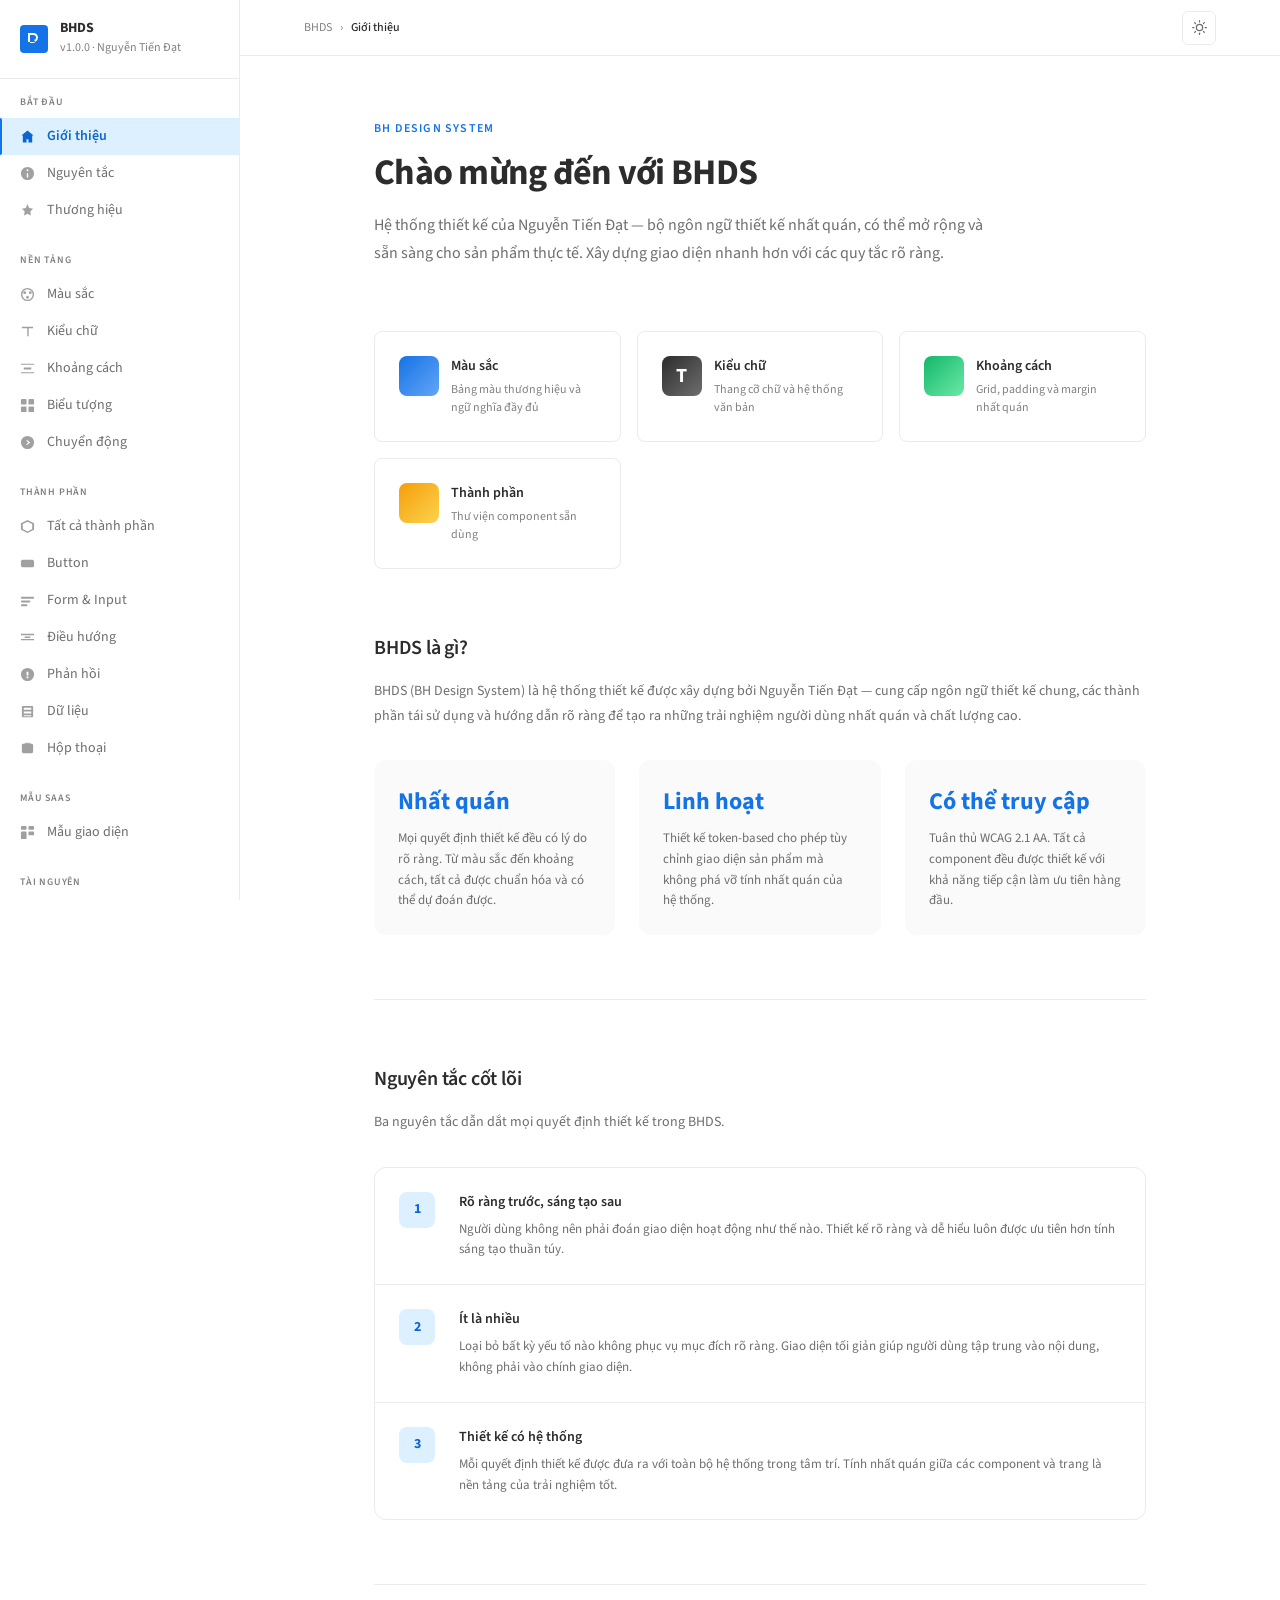
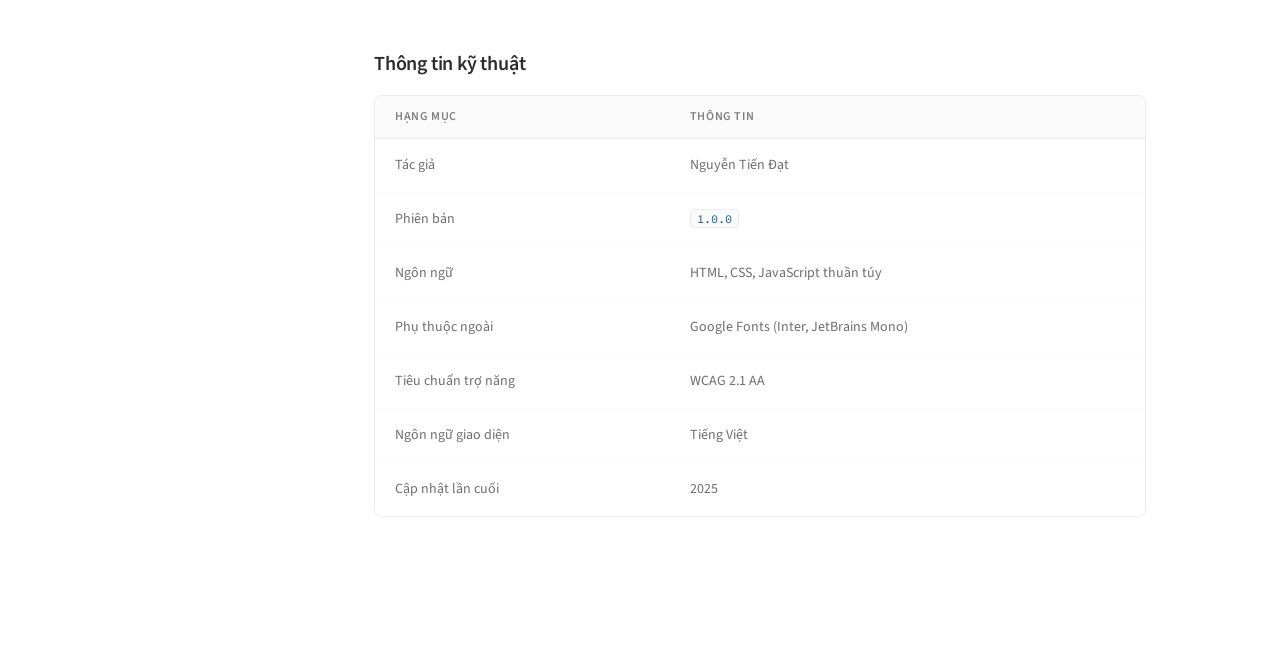
<file: index.html>
<!DOCTYPE html>
<html lang="vi">
<head>
  <meta charset="UTF-8" />
  <meta name="viewport" content="width=device-width, initial-scale=1.0" />
  <title>BHDS — BH Design System</title>
  <link rel="stylesheet" href="styles.css" />
  <link rel="icon" type="image/svg+xml" href="data:image/svg+xml,<svg xmlns='http://www.w3.org/2000/svg' viewBox='0 0 32 32'><rect width='32' height='32' rx='6' fill='%231473E6'/><text x='50%' y='54%' dominant-baseline='middle' text-anchor='middle' fill='white' font-size='14' font-family='Inter,sans-serif' font-weight='700'>B</text></svg>" />
</head>
<body>
  <div class="shell">

    <!-- Sidebar Overlay -->
    <div class="sidebar-overlay" id="sidebarOverlay"></div>

    <!-- Sidebar -->
    <aside class="sidebar" id="sidebar">
      <a class="sidebar-logo" href="index.html">
        <div class="sidebar-logo-mark">
          <svg viewBox="0 0 16 16"><path d="M2 2h5.5a4.5 4.5 0 0 1 0 9H2V2zm2 2v5h3.5a2.5 2.5 0 0 0 0-5H4zm0 5v3h3.5a1.5 1.5 0 1 0 0-3H4z"/></svg>
        </div>
        <div class="sidebar-logo-text">
          <span class="sidebar-logo-name">BHDS</span>
          <span class="sidebar-logo-version">v1.0.0 · Nguyễn Tiến Đạt</span>
        </div>
      </a>

      <nav class="sidebar-nav">
        <div class="sidebar-group">
          <div class="sidebar-group-label">Bắt đầu</div>
          <a class="sidebar-item active" href="index.html">
            <svg viewBox="0 0 16 16" fill="currentColor"><path d="M8 1.5L1.5 7H3v7.5h4V11h2v3.5h4V7h1.5L8 1.5z"/></svg>
            Giới thiệu
          </a>
          <a class="sidebar-item" href="principles.html">
            <svg viewBox="0 0 16 16" fill="currentColor"><path d="M8 1a7 7 0 1 0 0 14A7 7 0 0 0 8 1zM7 4.5a1 1 0 1 1 2 0 1 1 0 0 1-2 0zm1 3a.75.75 0 0 1 .75.75v3.5a.75.75 0 0 1-1.5 0v-3.5A.75.75 0 0 1 8 7.5z"/></svg>
            Nguyên tắc
          </a>
          <a class="sidebar-item" href="branding.html">
            <svg viewBox="0 0 16 16" fill="currentColor"><path d="M8 1l1.8 4.2 4.2.8-3 3 .7 4.3L8 11.5l-3.7 1.8.7-4.3-3-3 4.2-.8L8 1z"/></svg>
            Thương hiệu
          </a>
        </div>

        <div class="sidebar-group">
          <div class="sidebar-group-label">Nền tảng</div>
          <a class="sidebar-item" href="colors.html">
            <svg viewBox="0 0 16 16" fill="currentColor"><path d="M8 1a7 7 0 1 0 0 14A7 7 0 0 0 8 1zM2.5 8a5.5 5.5 0 1 1 11 0 5.5 5.5 0 0 1-11 0z"/><circle cx="5" cy="6" r="1.5"/><circle cx="11" cy="6" r="1.5"/><circle cx="8" cy="11" r="1.5"/></svg>
            Màu sắc
          </a>
          <a class="sidebar-item" href="typography.html">
            <svg viewBox="0 0 16 16" fill="currentColor"><path d="M2 3h12v1.5H9.25V13h-1.5V4.5H2V3z"/></svg>
            Kiểu chữ
          </a>
          <a class="sidebar-item" href="spacing.html">
            <svg viewBox="0 0 16 16" fill="currentColor"><path d="M1 3h14v1H1zm0 9h14v1H1zM4 7h8v2H4z"/></svg>
            Khoảng cách
          </a>
          <a class="sidebar-item" href="icons.html">
            <svg viewBox="0 0 16 16" fill="currentColor"><rect x="1" y="1" width="6" height="6" rx="1"/><rect x="9" y="1" width="6" height="6" rx="1"/><rect x="1" y="9" width="6" height="6" rx="1"/><rect x="9" y="9" width="6" height="6" rx="1"/></svg>
            Biểu tượng
          </a>
          <a class="sidebar-item" href="motion.html">
            <svg viewBox="0 0 16 16" fill="currentColor"><path d="M8 1a7 7 0 1 0 0 14A7 7 0 0 0 8 1zm-1 5.5V5l4 3-4 3V9.5l2-1.5-2-1.5z"/></svg>
            Chuyển động
          </a>
        </div>

        <div class="sidebar-group">
          <div class="sidebar-group-label">Thành phần</div>
          <a class="sidebar-item" href="components.html">
            <svg viewBox="0 0 16 16" fill="currentColor"><path d="M8 1L1 4.5v7L8 15l7-3.5v-7L8 1zm0 1.8 5 2.5v5.4l-5 2.5-5-2.5V5.3l5-2.5z"/></svg>
            Tất cả thành phần
          </a>
          <a class="sidebar-item" href="buttons.html">
            <svg viewBox="0 0 16 16" fill="currentColor"><rect x="1" y="4" width="14" height="8" rx="2"/></svg>
            Button
          </a>
          <a class="sidebar-item" href="forms.html">
            <svg viewBox="0 0 16 16" fill="currentColor"><rect x="1" y="4" width="14" height="2" rx="1"/><rect x="1" y="8" width="10" height="2" rx="1"/><rect x="1" y="12" width="7" height="2" rx="1"/></svg>
            Form & Input
          </a>
          <a class="sidebar-item" href="navigation.html">
            <svg viewBox="0 0 16 16" fill="currentColor"><path d="M1 4h14v1.5H1zm0 5.5h14V11H1zM5 7h6v1.5H5z"/></svg>
            Điều hướng
          </a>
          <a class="sidebar-item" href="feedback.html">
            <svg viewBox="0 0 16 16" fill="currentColor"><path d="M8 1a7 7 0 1 0 0 14A7 7 0 0 0 8 1zM7 5h2v4H7V5zm0 5h2v2H7v-2z"/></svg>
            Phản hồi
          </a>
          <a class="sidebar-item" href="data.html">
            <svg viewBox="0 0 16 16" fill="currentColor"><path d="M3 2h10a1 1 0 0 1 1 1v10a1 1 0 0 1-1 1H3a1 1 0 0 1-1-1V3a1 1 0 0 1 1-1zm1 2v2h8V4H4zm0 4v2h8V8H4zm0 4v1h8v-1H4z"/></svg>
            Dữ liệu
          </a>
          <a class="sidebar-item" href="modals.html">
            <svg viewBox="0 0 16 16" fill="currentColor"><rect x="2" y="3" width="12" height="10" rx="1.5"/><path d="M5 3V2h6v1"/></svg>
            Hộp thoại
          </a>
        </div>

        <div class="sidebar-group">
          <div class="sidebar-group-label">Mẫu SaaS</div>
          <a class="sidebar-item" href="patterns.html">
            <svg viewBox="0 0 16 16" fill="currentColor"><rect x="1" y="1" width="6" height="4" rx="1"/><rect x="9" y="1" width="6" height="4" rx="1"/><rect x="1" y="7" width="6" height="8" rx="1"/><rect x="9" y="7" width="6" height="4" rx="1"/></svg>
            Mẫu giao diện
          </a>
        </div>

        <div class="sidebar-group">
          <div class="sidebar-group-label">Tài nguyên</div>
          <a class="sidebar-item" href="tokens.html">
            <svg viewBox="0 0 16 16" fill="currentColor"><path d="M8 1L1 4.5V8c0 3.3 2.9 6.4 7 7 4.1-.6 7-3.7 7-7V4.5L8 1z"/></svg>
            Design Tokens
          </a>
          <a class="sidebar-item" href="changelog.html">
            <svg viewBox="0 0 16 16" fill="currentColor"><path d="M3 2h10a1 1 0 0 1 1 1v10a1 1 0 0 1-1 1H3a1 1 0 0 1-1-1V3a1 1 0 0 1 1-1zm1 2v1h8V4H4zm0 3v1h8V7H4zm0 3v1h5v-1H4z"/></svg>
            Nhật ký thay đổi
          </a>
        </div>
      </nav>

      <div class="sidebar-footer">
        © 2025 Nguyễn Tiến Đạt
      </div>
    </aside>

    <!-- Main -->
    <div class="main">
      <div class="topbar">
        <button class="hamburger" id="hamburger" aria-label="Mở menu">
          <svg width="18" height="18" viewBox="0 0 18 18" fill="currentColor">
            <rect y="2" width="18" height="2" rx="1"/>
            <rect y="8" width="18" height="2" rx="1"/>
            <rect y="14" width="18" height="2" rx="1"/>
          </svg>
        </button>
        <div class="topbar-breadcrumb">
          <span>BHDS</span>
          <span>›</span>
          <span class="current">Giới thiệu</span>
        </div>
        <div class="topbar-actions">
          <button class="theme-toggle" id="themeToggle" aria-label="Chuyển giao diện" title="Giao diện sáng/tối">
            <svg class="icon-sun" width="15" height="15" viewBox="0 0 24 24" fill="none" stroke="currentColor" stroke-width="2" stroke-linecap="round" stroke-linejoin="round"><circle cx="12" cy="12" r="5"/><line x1="12" y1="1" x2="12" y2="3"/><line x1="12" y1="21" x2="12" y2="23"/><line x1="4.22" y1="4.22" x2="5.64" y2="5.64"/><line x1="18.36" y1="18.36" x2="19.78" y2="19.78"/><line x1="1" y1="12" x2="3" y2="12"/><line x1="21" y1="12" x2="23" y2="12"/><line x1="4.22" y1="19.78" x2="5.64" y2="18.36"/><line x1="18.36" y1="5.64" x2="19.78" y2="4.22"/></svg>
            <svg class="icon-moon" width="15" height="15" viewBox="0 0 24 24" fill="none" stroke="currentColor" stroke-width="2" stroke-linecap="round" stroke-linejoin="round"><path d="M21 12.79A9 9 0 1 1 11.21 3 7 7 0 0 0 21 12.79z"/></svg>
          </button>
        </div>
      </div>

      <div class="page-content">

        <!-- Hero -->
        <div class="page-header">
          <div class="page-eyebrow">BH Design System</div>
          <h1 class="page-title">Chào mừng đến với BHDS</h1>
          <p class="page-desc">Hệ thống thiết kế của Nguyễn Tiến Đạt — bộ ngôn ngữ thiết kế nhất quán, có thể mở rộng và sẵn sàng cho sản phẩm thực tế. Xây dựng giao diện nhanh hơn với các quy tắc rõ ràng.</p>
        </div>

        <!-- Quick links -->
        <div style="display:grid;grid-template-columns:repeat(auto-fill,minmax(220px,1fr));gap:16px;margin-bottom:64px;">
          <a href="colors.html" class="card" style="text-decoration:none;transition:transform .2s ease;" onmouseover="this.style.transform='translateY(-2px)'" onmouseout="this.style.transform='none'">
            <div class="card-body" style="display:flex;gap:12px;align-items:flex-start;">
              <div style="width:40px;height:40px;background:linear-gradient(135deg,#1473E6,#64A5F7);border-radius:8px;flex-shrink:0;"></div>
              <div>
                <div style="font-weight:600;color:var(--color-neutral-900);margin-bottom:4px;">Màu sắc</div>
                <div style="font-size:12px;color:var(--color-neutral-600);line-height:1.5;">Bảng màu thương hiệu và ngữ nghĩa đầy đủ</div>
              </div>
            </div>
          </a>
          <a href="typography.html" class="card" style="text-decoration:none;transition:transform .2s ease;" onmouseover="this.style.transform='translateY(-2px)'" onmouseout="this.style.transform='none'">
            <div class="card-body" style="display:flex;gap:12px;align-items:flex-start;">
              <div style="width:40px;height:40px;background:linear-gradient(135deg,#2C2C2C,#6E6E6E);border-radius:8px;flex-shrink:0;display:flex;align-items:center;justify-content:center;color:white;font-weight:700;font-size:20px;">T</div>
              <div>
                <div style="font-weight:600;color:var(--color-neutral-900);margin-bottom:4px;">Kiểu chữ</div>
                <div style="font-size:12px;color:var(--color-neutral-600);line-height:1.5;">Thang cỡ chữ và hệ thống văn bản</div>
              </div>
            </div>
          </a>
          <a href="spacing.html" class="card" style="text-decoration:none;transition:transform .2s ease;" onmouseover="this.style.transform='translateY(-2px)'" onmouseout="this.style.transform='none'">
            <div class="card-body" style="display:flex;gap:12px;align-items:flex-start;">
              <div style="width:40px;height:40px;background:linear-gradient(135deg,#12B76A,#6CE9A6);border-radius:8px;flex-shrink:0;"></div>
              <div>
                <div style="font-weight:600;color:var(--color-neutral-900);margin-bottom:4px;">Khoảng cách</div>
                <div style="font-size:12px;color:var(--color-neutral-600);line-height:1.5;">Grid, padding và margin nhất quán</div>
              </div>
            </div>
          </a>
          <a href="components.html" class="card" style="text-decoration:none;transition:transform .2s ease;" onmouseover="this.style.transform='translateY(-2px)'" onmouseout="this.style.transform='none'">
            <div class="card-body" style="display:flex;gap:12px;align-items:flex-start;">
              <div style="width:40px;height:40px;background:linear-gradient(135deg,#F59E0B,#FCD34D);border-radius:8px;flex-shrink:0;"></div>
              <div>
                <div style="font-weight:600;color:var(--color-neutral-900);margin-bottom:4px;">Thành phần</div>
                <div style="font-size:12px;color:var(--color-neutral-600);line-height:1.5;">Thư viện component sẵn dùng</div>
              </div>
            </div>
          </a>
        </div>

        <!-- About -->
        <div class="section">
          <h2 class="section-title">BHDS là gì?</h2>
          <p class="section-desc">BHDS (BH Design System) là hệ thống thiết kế được xây dựng bởi Nguyễn Tiến Đạt — cung cấp ngôn ngữ thiết kế chung, các thành phần tái sử dụng và hướng dẫn rõ ràng để tạo ra những trải nghiệm người dùng nhất quán và chất lượng cao.</p>
          <div style="display:grid;grid-template-columns:repeat(3,1fr);gap:24px;">
            <div style="padding:24px;background:var(--color-neutral-50);border-radius:12px;">
              <div style="font-size:24px;font-weight:700;color:var(--color-brand-500);margin-bottom:8px;">Nhất quán</div>
              <div style="font-size:13px;color:var(--color-neutral-700);line-height:1.6;">Mọi quyết định thiết kế đều có lý do rõ ràng. Từ màu sắc đến khoảng cách, tất cả được chuẩn hóa và có thể dự đoán được.</div>
            </div>
            <div style="padding:24px;background:var(--color-neutral-50);border-radius:12px;">
              <div style="font-size:24px;font-weight:700;color:var(--color-brand-500);margin-bottom:8px;">Linh hoạt</div>
              <div style="font-size:13px;color:var(--color-neutral-700);line-height:1.6;">Thiết kế token-based cho phép tùy chỉnh giao diện sản phẩm mà không phá vỡ tính nhất quán của hệ thống.</div>
            </div>
            <div style="padding:24px;background:var(--color-neutral-50);border-radius:12px;">
              <div style="font-size:24px;font-weight:700;color:var(--color-brand-500);margin-bottom:8px;">Có thể truy cập</div>
              <div style="font-size:13px;color:var(--color-neutral-700);line-height:1.6;">Tuân thủ WCAG 2.1 AA. Tất cả component đều được thiết kế với khả năng tiếp cận làm ưu tiên hàng đầu.</div>
            </div>
          </div>
        </div>

        <!-- Principles -->
        <div class="section">
          <h2 class="section-title">Nguyên tắc cốt lõi</h2>
          <p class="section-desc">Ba nguyên tắc dẫn dắt mọi quyết định thiết kế trong BHDS.</p>
          <div style="display:flex;flex-direction:column;gap:1px;background:var(--color-neutral-200);border-radius:12px;overflow:hidden;border:1px solid var(--color-neutral-200);">
            <div style="display:flex;gap:24px;align-items:flex-start;padding:24px;background:white;">
              <div style="width:36px;height:36px;background:var(--color-brand-100);border-radius:8px;flex-shrink:0;display:flex;align-items:center;justify-content:center;color:var(--color-brand-600);font-weight:700;">1</div>
              <div>
                <div style="font-weight:600;margin-bottom:6px;">Rõ ràng trước, sáng tạo sau</div>
                <div style="font-size:13px;color:var(--color-neutral-700);line-height:1.6;">Người dùng không nên phải đoán giao diện hoạt động như thế nào. Thiết kế rõ ràng và dễ hiểu luôn được ưu tiên hơn tính sáng tạo thuần túy.</div>
              </div>
            </div>
            <div style="display:flex;gap:24px;align-items:flex-start;padding:24px;background:white;">
              <div style="width:36px;height:36px;background:var(--color-brand-100);border-radius:8px;flex-shrink:0;display:flex;align-items:center;justify-content:center;color:var(--color-brand-600);font-weight:700;">2</div>
              <div>
                <div style="font-weight:600;margin-bottom:6px;">Ít là nhiều</div>
                <div style="font-size:13px;color:var(--color-neutral-700);line-height:1.6;">Loại bỏ bất kỳ yếu tố nào không phục vụ mục đích rõ ràng. Giao diện tối giản giúp người dùng tập trung vào nội dung, không phải vào chính giao diện.</div>
              </div>
            </div>
            <div style="display:flex;gap:24px;align-items:flex-start;padding:24px;background:white;">
              <div style="width:36px;height:36px;background:var(--color-brand-100);border-radius:8px;flex-shrink:0;display:flex;align-items:center;justify-content:center;color:var(--color-brand-600);font-weight:700;">3</div>
              <div>
                <div style="font-weight:600;margin-bottom:6px;">Thiết kế có hệ thống</div>
                <div style="font-size:13px;color:var(--color-neutral-700);line-height:1.6;">Mỗi quyết định thiết kế được đưa ra với toàn bộ hệ thống trong tâm trí. Tính nhất quán giữa các component và trang là nền tảng của trải nghiệm tốt.</div>
              </div>
            </div>
          </div>
        </div>

        <!-- Stack info -->
        <div class="section">
          <h2 class="section-title">Thông tin kỹ thuật</h2>
          <div class="table-wrap">
            <table>
              <thead>
                <tr>
                  <th>Hạng mục</th>
                  <th>Thông tin</th>
                </tr>
              </thead>
              <tbody>
                <tr><td>Tác giả</td><td>Nguyễn Tiến Đạt</td></tr>
                <tr><td>Phiên bản</td><td><code>1.0.0</code></td></tr>
                <tr><td>Ngôn ngữ</td><td>HTML, CSS, JavaScript thuần túy</td></tr>
                <tr><td>Phụ thuộc ngoài</td><td>Google Fonts (Inter, JetBrains Mono)</td></tr>
                <tr><td>Tiêu chuẩn trợ năng</td><td>WCAG 2.1 AA</td></tr>
                <tr><td>Ngôn ngữ giao diện</td><td>Tiếng Việt</td></tr>
                <tr><td>Cập nhật lần cuối</td><td>2025</td></tr>
              </tbody>
            </table>
          </div>
        </div>

      </div><!-- /page-content -->
    </div><!-- /main -->
  </div><!-- /shell -->

  <script src="main.js"></script>
</body>
</html>
</file>
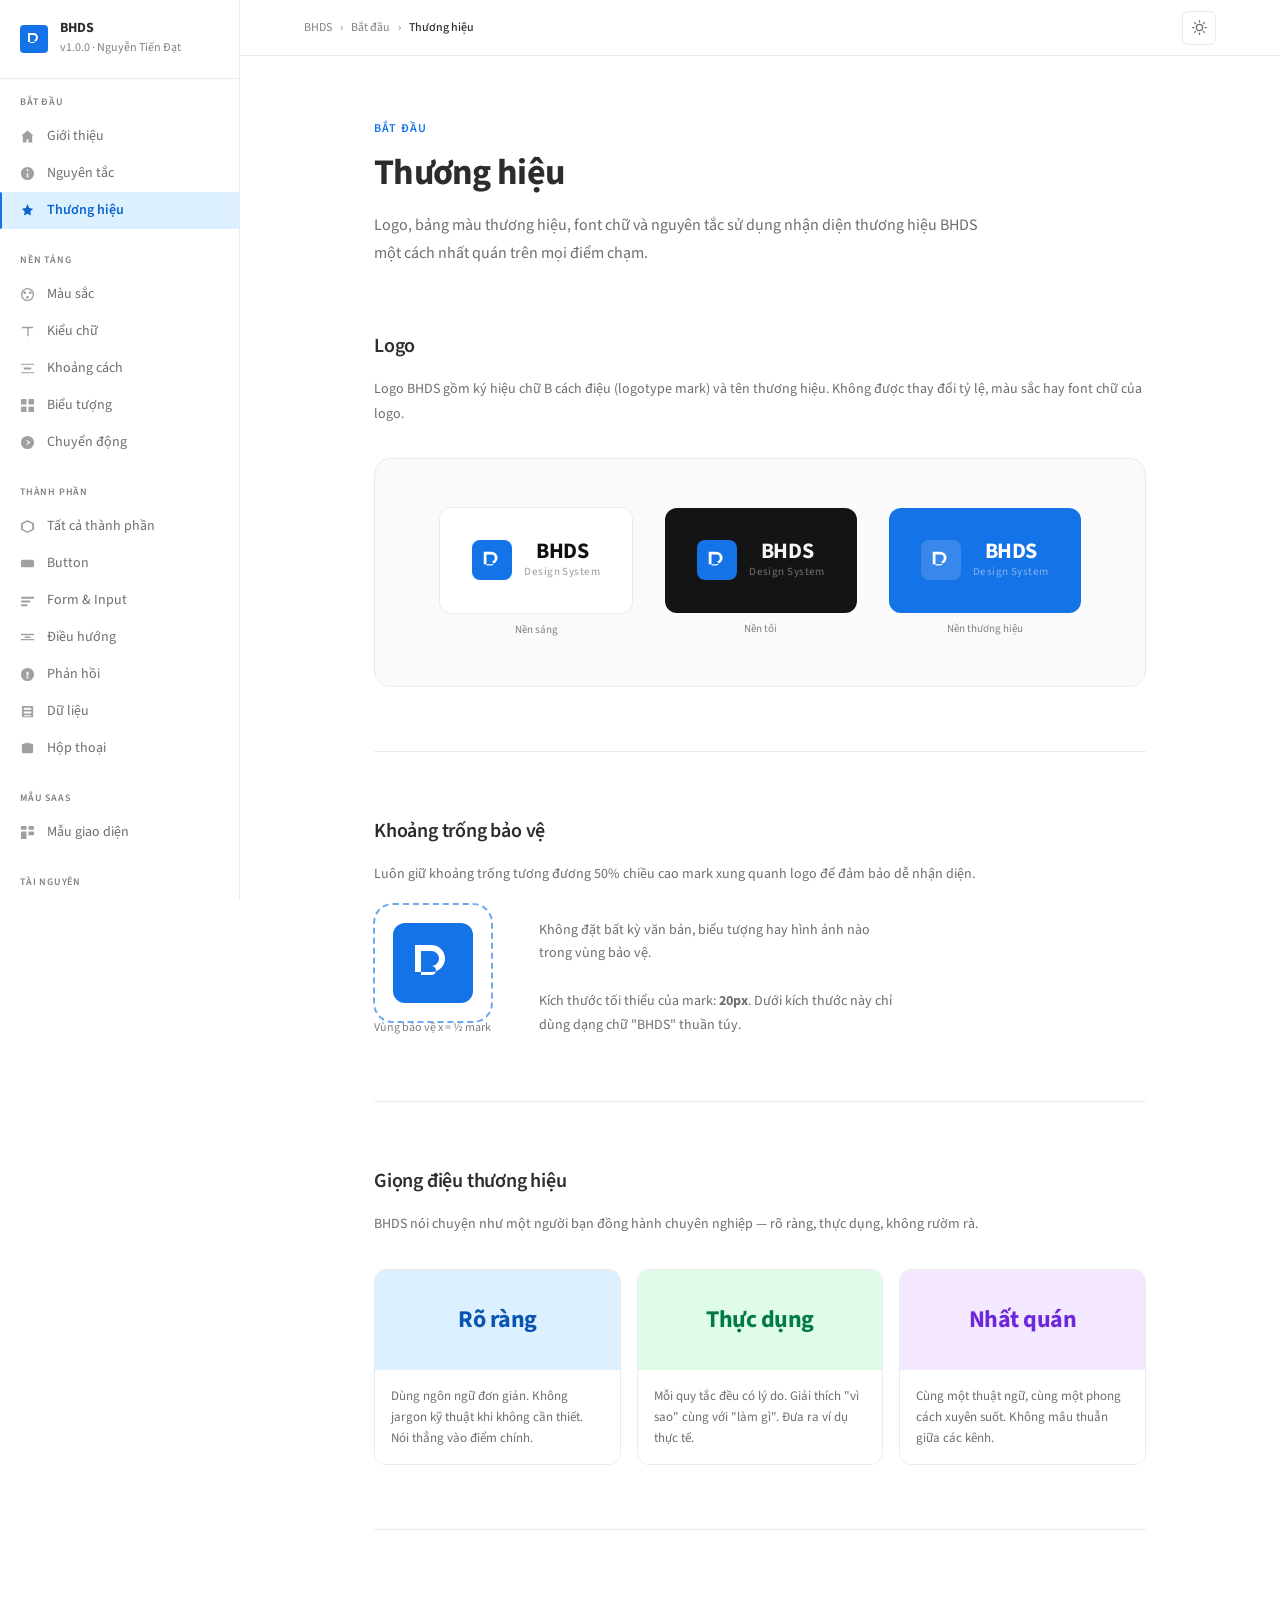
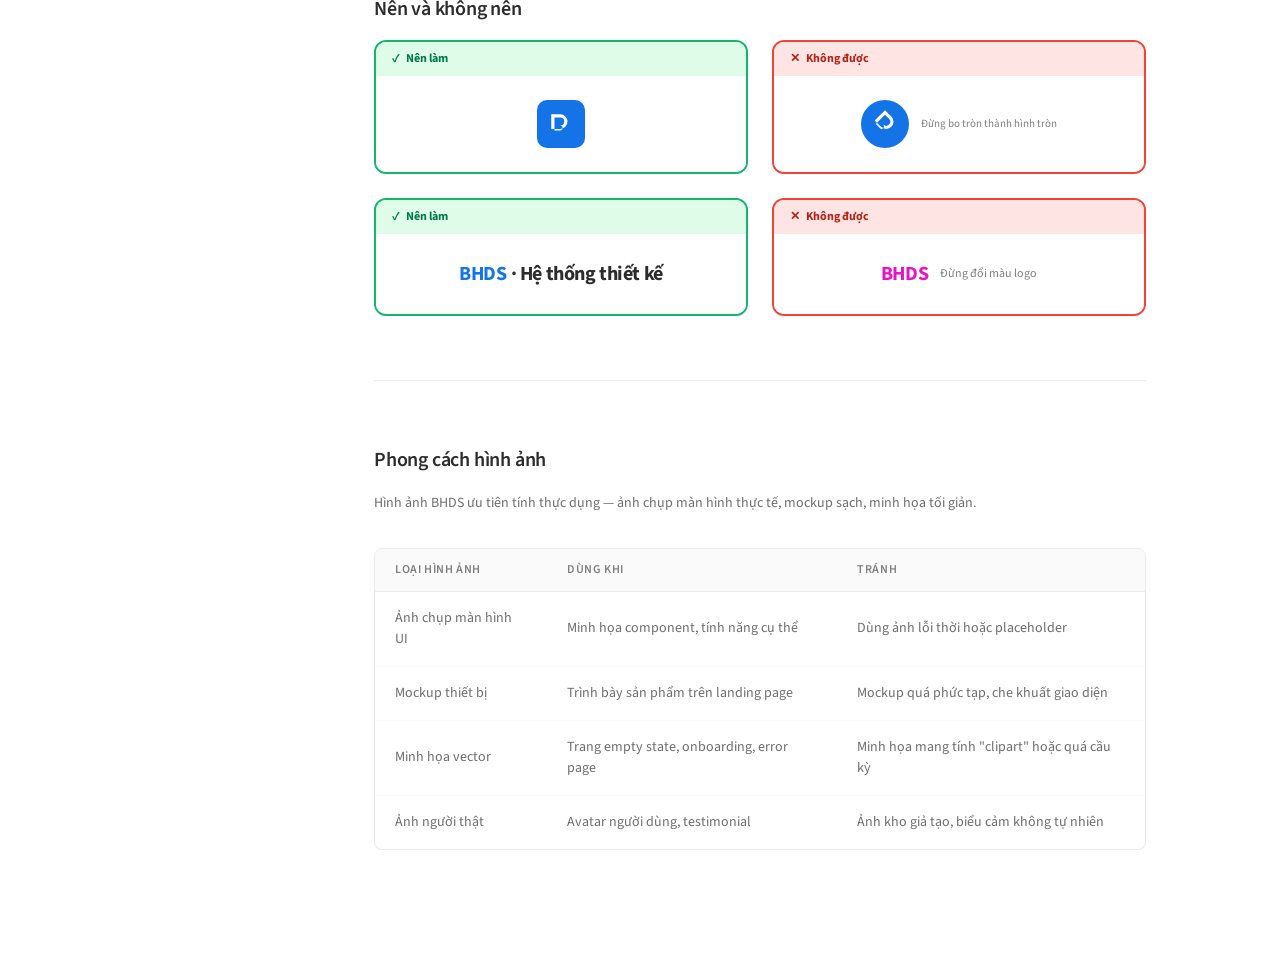
<file: branding.html>
<!DOCTYPE html>
<html lang="vi">
<head>
  <meta charset="UTF-8" />
  <meta name="viewport" content="width=device-width, initial-scale=1.0" />
  <title>Thương hiệu — BHDS</title>
  <link rel="stylesheet" href="styles.css" />
  <link rel="icon" type="image/svg+xml" href="data:image/svg+xml,<svg xmlns='http://www.w3.org/2000/svg' viewBox='0 0 32 32'><rect width='32' height='32' rx='6' fill='%231473E6'/><text x='50%' y='54%' dominant-baseline='middle' text-anchor='middle' fill='white' font-size='14' font-family='Source Sans 3,sans-serif' font-weight='700'>B</text></svg>" />
  <style>
    .brand-mark-demo { display:flex; align-items:center; justify-content:center; gap:32px; flex-wrap:wrap; padding:48px; background:var(--surface-overlay); border-radius:16px; border:1px solid var(--border-default); }
    .logo-on-light { background:white; padding:32px; border-radius:12px; display:flex; align-items:center; gap:12px; border:1px solid var(--border-default); }
    .logo-on-dark  { background:#141414; padding:32px; border-radius:12px; display:flex; align-items:center; gap:12px; }
    .logo-on-color { background:#1473E6; padding:32px; border-radius:12px; display:flex; align-items:center; gap:12px; }
    .brand-logo-box { width:40px; height:40px; border-radius:8px; display:flex; align-items:center; justify-content:center; flex-shrink:0; }
    .brand-logo-text-group { display:flex; flex-direction:column; }
    .brand-name { font-size:22px; font-weight:700; letter-spacing:-.02em; line-height:1; }
    .brand-sub  { font-size:11px; font-weight:500; letter-spacing:.04em; opacity:.6; margin-top:2px; }
    .clearspace-demo { display:inline-flex; position:relative; }
    .clearspace-demo .inner { position:relative; z-index:1; width:80px; height:80px; background:var(--color-brand-500); border-radius:12px; display:flex; align-items:center; justify-content:center; }
    .clearspace-demo .inner svg { width:48px; height:48px; fill:white; }
    .clearspace-ring { position:absolute; inset:-20px; border:2px dashed var(--color-brand-300); border-radius:20px; }
    .do-dont-grid { display:grid; grid-template-columns:1fr 1fr; gap:24px; }
    .do-card { border:2px solid var(--color-success-500); border-radius:12px; overflow:hidden; }
    .dont-card { border:2px solid var(--color-danger-500); border-radius:12px; overflow:hidden; }
    .do-header { background:var(--color-success-100); padding:8px 16px; font-size:12px; font-weight:700; color:var(--color-success-700); display:flex; align-items:center; gap:6px; }
    .dont-header { background:var(--color-danger-100); padding:8px 16px; font-size:12px; font-weight:700; color:var(--color-danger-700); display:flex; align-items:center; gap:6px; }
    [data-theme="dark"] .do-header { color:var(--color-success-500); }
    [data-theme="dark"] .dont-header { color:var(--color-danger-500); }
    .do-body, .dont-body { padding:24px; display:flex; align-items:center; justify-content:center; min-height:80px; background:var(--surface-base); }
    .tone-card { border-radius:12px; overflow:hidden; border:1px solid var(--border-default); }
    .tone-preview { height:100px; display:flex; align-items:center; justify-content:center; font-size:24px; font-weight:700; letter-spacing:-.02em; }
  </style>
</head>
<body>
  <div class="shell">
    <div class="sidebar-overlay" id="sidebarOverlay"></div>
    <aside class="sidebar" id="sidebar">
      <a class="sidebar-logo" href="index.html">
        <div class="sidebar-logo-mark"><svg viewBox="0 0 16 16"><path d="M2 2h5.5a4.5 4.5 0 0 1 0 9H2V2zm2 2v5h3.5a2.5 2.5 0 0 0 0-5H4zm0 5v3h3.5a1.5 1.5 0 1 0 0-3H4z"/></svg></div>
        <div class="sidebar-logo-text"><span class="sidebar-logo-name">BHDS</span><span class="sidebar-logo-version">v1.0.0 · Nguyễn Tiến Đạt</span></div>
      </a>
      <nav class="sidebar-nav">
        <div class="sidebar-group">
          <div class="sidebar-group-label">Bắt đầu</div>
          <a class="sidebar-item" href="index.html"><svg viewBox="0 0 16 16" fill="currentColor"><path d="M8 1.5L1.5 7H3v7.5h4V11h2v3.5h4V7h1.5L8 1.5z"/></svg>Giới thiệu</a>
          <a class="sidebar-item" href="principles.html"><svg viewBox="0 0 16 16" fill="currentColor"><path d="M8 1a7 7 0 1 0 0 14A7 7 0 0 0 8 1zM7 4.5a1 1 0 1 1 2 0 1 1 0 0 1-2 0zm1 3a.75.75 0 0 1 .75.75v3.5a.75.75 0 0 1-1.5 0v-3.5A.75.75 0 0 1 8 7.5z"/></svg>Nguyên tắc</a>
          <a class="sidebar-item active" href="branding.html"><svg viewBox="0 0 16 16" fill="currentColor"><path d="M8 1l1.8 4.2 4.2.8-3 3 .7 4.3L8 11.5l-3.7 1.8.7-4.3-3-3 4.2-.8L8 1z"/></svg>Thương hiệu</a>
        </div>
        <div class="sidebar-group">
          <div class="sidebar-group-label">Nền tảng</div>
          <a class="sidebar-item" href="colors.html"><svg viewBox="0 0 16 16" fill="currentColor"><path d="M8 1a7 7 0 1 0 0 14A7 7 0 0 0 8 1zM2.5 8a5.5 5.5 0 1 1 11 0 5.5 5.5 0 0 1-11 0z"/><circle cx="5" cy="6" r="1.5"/><circle cx="11" cy="6" r="1.5"/><circle cx="8" cy="11" r="1.5"/></svg>Màu sắc</a>
          <a class="sidebar-item" href="typography.html"><svg viewBox="0 0 16 16" fill="currentColor"><path d="M2 3h12v1.5H9.25V13h-1.5V4.5H2V3z"/></svg>Kiểu chữ</a>
          <a class="sidebar-item" href="spacing.html"><svg viewBox="0 0 16 16" fill="currentColor"><path d="M1 3h14v1H1zm0 9h14v1H1zM4 7h8v2H4z"/></svg>Khoảng cách</a>
          <a class="sidebar-item" href="icons.html"><svg viewBox="0 0 16 16" fill="currentColor"><rect x="1" y="1" width="6" height="6" rx="1"/><rect x="9" y="1" width="6" height="6" rx="1"/><rect x="1" y="9" width="6" height="6" rx="1"/><rect x="9" y="9" width="6" height="6" rx="1"/></svg>Biểu tượng</a>
          <a class="sidebar-item" href="motion.html"><svg viewBox="0 0 16 16" fill="currentColor"><path d="M8 1a7 7 0 1 0 0 14A7 7 0 0 0 8 1zm-1 5.5V5l4 3-4 3V9.5l2-1.5-2-1.5z"/></svg>Chuyển động</a>
        </div>
        <div class="sidebar-group">
          <div class="sidebar-group-label">Thành phần</div>
          <a class="sidebar-item" href="components.html"><svg viewBox="0 0 16 16" fill="currentColor"><path d="M8 1L1 4.5v7L8 15l7-3.5v-7L8 1zm0 1.8 5 2.5v5.4l-5 2.5-5-2.5V5.3l5-2.5z"/></svg>Tất cả thành phần</a>
          <a class="sidebar-item" href="buttons.html"><svg viewBox="0 0 16 16" fill="currentColor"><rect x="1" y="4" width="14" height="8" rx="2"/></svg>Button</a>
          <a class="sidebar-item" href="forms.html"><svg viewBox="0 0 16 16" fill="currentColor"><rect x="1" y="4" width="14" height="2" rx="1"/><rect x="1" y="8" width="10" height="2" rx="1"/><rect x="1" y="12" width="7" height="2" rx="1"/></svg>Form & Input</a>
          <a class="sidebar-item" href="navigation.html"><svg viewBox="0 0 16 16" fill="currentColor"><path d="M1 4h14v1.5H1zm0 5.5h14V11H1zM5 7h6v1.5H5z"/></svg>Điều hướng</a>
          <a class="sidebar-item" href="feedback.html"><svg viewBox="0 0 16 16" fill="currentColor"><path d="M8 1a7 7 0 1 0 0 14A7 7 0 0 0 8 1zM7 5h2v4H7V5zm0 5h2v2H7v-2z"/></svg>Phản hồi</a>
          <a class="sidebar-item" href="data.html"><svg viewBox="0 0 16 16" fill="currentColor"><path d="M3 2h10a1 1 0 0 1 1 1v10a1 1 0 0 1-1 1H3a1 1 0 0 1-1-1V3a1 1 0 0 1 1-1zm1 2v2h8V4H4zm0 4v2h8V8H4zm0 4v1h8v-1H4z"/></svg>Dữ liệu</a>
          <a class="sidebar-item" href="modals.html"><svg viewBox="0 0 16 16" fill="currentColor"><rect x="2" y="3" width="12" height="10" rx="1.5"/><path d="M5 3V2h6v1"/></svg>Hộp thoại</a>
        </div>
        <div class="sidebar-group">
          <div class="sidebar-group-label">Mẫu SaaS</div>
          <a class="sidebar-item" href="patterns.html"><svg viewBox="0 0 16 16" fill="currentColor"><rect x="1" y="1" width="6" height="4" rx="1"/><rect x="9" y="1" width="6" height="4" rx="1"/><rect x="1" y="7" width="6" height="8" rx="1"/><rect x="9" y="7" width="6" height="4" rx="1"/></svg>Mẫu giao diện</a>
        </div>
        <div class="sidebar-group">
          <div class="sidebar-group-label">Tài nguyên</div>
          <a class="sidebar-item" href="tokens.html"><svg viewBox="0 0 16 16" fill="currentColor"><path d="M8 1L1 4.5V8c0 3.3 2.9 6.4 7 7 4.1-.6 7-3.7 7-7V4.5L8 1z"/></svg>Design Tokens</a>
          <a class="sidebar-item" href="changelog.html"><svg viewBox="0 0 16 16" fill="currentColor"><path d="M3 2h10a1 1 0 0 1 1 1v10a1 1 0 0 1-1 1H3a1 1 0 0 1-1-1V3a1 1 0 0 1 1-1zm1 2v1h8V4H4zm0 3v1h8V7H4zm0 3v1h5v-1H4z"/></svg>Nhật ký thay đổi</a>
        </div>
      </nav>
      <div class="sidebar-footer">© 2025 Nguyễn Tiến Đạt</div>
    </aside>

    <div class="main">
      <div class="topbar">
        <button class="hamburger" id="hamburger" aria-label="Mở menu"><svg width="18" height="18" viewBox="0 0 18 18" fill="currentColor"><rect y="2" width="18" height="2" rx="1"/><rect y="8" width="18" height="2" rx="1"/><rect y="14" width="18" height="2" rx="1"/></svg></button>
        <div class="topbar-breadcrumb"><span>BHDS</span><span>›</span><span>Bắt đầu</span><span>›</span><span class="current">Thương hiệu</span></div>
        <div class="topbar-actions">
          <button class="theme-toggle" id="themeToggle" aria-label="Chuyển giao diện" title="Giao diện sáng/tối">
            <svg class="icon-sun" width="15" height="15" viewBox="0 0 24 24" fill="none" stroke="currentColor" stroke-width="2" stroke-linecap="round" stroke-linejoin="round"><circle cx="12" cy="12" r="5"/><line x1="12" y1="1" x2="12" y2="3"/><line x1="12" y1="21" x2="12" y2="23"/><line x1="4.22" y1="4.22" x2="5.64" y2="5.64"/><line x1="18.36" y1="18.36" x2="19.78" y2="19.78"/><line x1="1" y1="12" x2="3" y2="12"/><line x1="21" y1="12" x2="23" y2="12"/><line x1="4.22" y1="19.78" x2="5.64" y2="18.36"/><line x1="18.36" y1="5.64" x2="19.78" y2="4.22"/></svg>
            <svg class="icon-moon" width="15" height="15" viewBox="0 0 24 24" fill="none" stroke="currentColor" stroke-width="2" stroke-linecap="round" stroke-linejoin="round"><path d="M21 12.79A9 9 0 1 1 11.21 3 7 7 0 0 0 21 12.79z"/></svg>
          </button>
        </div>
      </div>

      <div class="page-content">
        <div class="page-header">
          <div class="page-eyebrow">Bắt đầu</div>
          <h1 class="page-title">Thương hiệu</h1>
          <p class="page-desc">Logo, bảng màu thương hiệu, font chữ và nguyên tắc sử dụng nhận diện thương hiệu BHDS một cách nhất quán trên mọi điểm chạm.</p>
        </div>

        <!-- Logo -->
        <div class="section">
          <h2 class="section-title">Logo</h2>
          <p class="section-desc">Logo BHDS gồm ký hiệu chữ B cách điệu (logotype mark) và tên thương hiệu. Không được thay đổi tỷ lệ, màu sắc hay font chữ của logo.</p>
          <div class="brand-mark-demo">
            <div style="text-align:center;">
              <div class="logo-on-light">
                <div class="brand-logo-box" style="background:#1473E6;">
                  <svg viewBox="0 0 16 16" style="width:22px;height:22px;fill:white;"><path d="M2 2h5.5a4.5 4.5 0 0 1 0 9H2V2zm2 2v5h3.5a2.5 2.5 0 0 0 0-5H4zm0 5v3h3.5a1.5 1.5 0 1 0 0-3H4z"/></svg>
                </div>
                <div class="brand-logo-text-group">
                  <span class="brand-name" style="color:#0F0F0F;">BHDS</span>
                  <span class="brand-sub" style="color:#6E6E6E;">Design System</span>
                </div>
              </div>
              <div style="font-size:11px;color:var(--text-tertiary);margin-top:8px;">Nền sáng</div>
            </div>
            <div style="text-align:center;">
              <div class="logo-on-dark">
                <div class="brand-logo-box" style="background:#1473E6;">
                  <svg viewBox="0 0 16 16" style="width:22px;height:22px;fill:white;"><path d="M2 2h5.5a4.5 4.5 0 0 1 0 9H2V2zm2 2v5h3.5a2.5 2.5 0 0 0 0-5H4zm0 5v3h3.5a1.5 1.5 0 1 0 0-3H4z"/></svg>
                </div>
                <div class="brand-logo-text-group">
                  <span class="brand-name" style="color:#F5F5F5;">BHDS</span>
                  <span class="brand-sub" style="color:#9A9A9A;">Design System</span>
                </div>
              </div>
              <div style="font-size:11px;color:var(--text-tertiary);margin-top:8px;">Nền tối</div>
            </div>
            <div style="text-align:center;">
              <div class="logo-on-color">
                <div class="brand-logo-box" style="background:rgba(255,255,255,.15);">
                  <svg viewBox="0 0 16 16" style="width:22px;height:22px;fill:white;"><path d="M2 2h5.5a4.5 4.5 0 0 1 0 9H2V2zm2 2v5h3.5a2.5 2.5 0 0 0 0-5H4zm0 5v3h3.5a1.5 1.5 0 1 0 0-3H4z"/></svg>
                </div>
                <div class="brand-logo-text-group">
                  <span class="brand-name" style="color:white;">BHDS</span>
                  <span class="brand-sub" style="color:rgba(255,255,255,.7);">Design System</span>
                </div>
              </div>
              <div style="font-size:11px;color:var(--text-tertiary);margin-top:8px;">Nền thương hiệu</div>
            </div>
          </div>
        </div>

        <!-- Clearspace -->
        <div class="section">
          <h2 class="section-title">Khoảng trống bảo vệ</h2>
          <p class="section-desc">Luôn giữ khoảng trống tương đương 50% chiều cao mark xung quanh logo để đảm bảo dễ nhận diện.</p>
          <div style="display:flex;gap:48px;align-items:flex-end;flex-wrap:wrap;">
            <div style="display:flex;flex-direction:column;align-items:center;gap:16px;">
              <div class="clearspace-demo">
                <div class="clearspace-ring"></div>
                <div class="inner">
                  <svg viewBox="0 0 16 16"><path d="M2 2h5.5a4.5 4.5 0 0 1 0 9H2V2zm2 2v5h3.5a2.5 2.5 0 0 0 0-5H4zm0 5v3h3.5a1.5 1.5 0 1 0 0-3H4z" fill="white"/></svg>
                </div>
              </div>
              <div style="font-size:12px;color:var(--text-tertiary);">Vùng bảo vệ x = ½ mark</div>
            </div>
            <div style="max-width:360px;">
              <p style="font-size:14px;color:var(--text-secondary);line-height:1.7;">
                Không đặt bất kỳ văn bản, biểu tượng hay hình ảnh nào trong vùng bảo vệ.<br><br>
                Kích thước tối thiểu của mark: <strong>20px</strong>. Dưới kích thước này chỉ dùng dạng chữ "BHDS" thuần túy.
              </p>
            </div>
          </div>
        </div>

        <!-- Brand voice -->
        <div class="section">
          <h2 class="section-title">Giọng điệu thương hiệu</h2>
          <p class="section-desc">BHDS nói chuyện như một người bạn đồng hành chuyên nghiệp — rõ ràng, thực dụng, không rườm rà.</p>
          <div style="display:grid;grid-template-columns:repeat(3,1fr);gap:16px;">
            <div class="tone-card">
              <div class="tone-preview" style="background:var(--color-brand-100);color:var(--color-brand-700);">Rõ ràng</div>
              <div style="padding:16px;background:var(--surface-base);">
                <p style="font-size:13px;color:var(--text-secondary);line-height:1.6;">Dùng ngôn ngữ đơn giản. Không jargon kỹ thuật khi không cần thiết. Nói thẳng vào điểm chính.</p>
              </div>
            </div>
            <div class="tone-card">
              <div class="tone-preview" style="background:var(--color-success-100);color:var(--color-success-700);">Thực dụng</div>
              <div style="padding:16px;background:var(--surface-base);">
                <p style="font-size:13px;color:var(--text-secondary);line-height:1.6;">Mỗi quy tắc đều có lý do. Giải thích "vì sao" cùng với "làm gì". Đưa ra ví dụ thực tế.</p>
              </div>
            </div>
            <div class="tone-card">
              <div class="tone-preview" style="background:var(--color-purple-100);color:var(--color-purple-700);">Nhất quán</div>
              <div style="padding:16px;background:var(--surface-base);">
                <p style="font-size:13px;color:var(--text-secondary);line-height:1.6;">Cùng một thuật ngữ, cùng một phong cách xuyên suốt. Không mâu thuẫn giữa các kênh.</p>
              </div>
            </div>
          </div>
        </div>

        <!-- Do & Don't -->
        <div class="section">
          <h2 class="section-title">Nên và không nên</h2>
          <div class="do-dont-grid">
            <div class="do-card">
              <div class="do-header"><span>✓</span> Nên làm</div>
              <div class="do-body"><div class="brand-logo-box" style="background:#1473E6;width:48px;height:48px;border-radius:10px;display:flex;align-items:center;justify-content:center;"><svg viewBox="0 0 16 16" style="width:26px;height:26px;fill:white;"><path d="M2 2h5.5a4.5 4.5 0 0 1 0 9H2V2zm2 2v5h3.5a2.5 2.5 0 0 0 0-5H4zm0 5v3h3.5a1.5 1.5 0 1 0 0-3H4z"/></svg></div></div>
            </div>
            <div class="dont-card">
              <div class="dont-header"><span>✕</span> Không được</div>
              <div class="dont-body"><div style="background:#1473E6;width:48px;height:48px;border-radius:24px;display:flex;align-items:center;justify-content:center;"><svg viewBox="0 0 16 16" style="width:26px;height:26px;fill:white;transform:rotate(45deg);"><path d="M2 2h5.5a4.5 4.5 0 0 1 0 9H2V2zm2 2v5h3.5a2.5 2.5 0 0 0 0-5H4zm0 5v3h3.5a1.5 1.5 0 1 0 0-3H4z"/></svg></div><span style="font-size:11px;color:var(--text-tertiary);margin-left:12px;">Đừng bo tròn thành hình tròn</span></div>
            </div>
            <div class="do-card">
              <div class="do-header"><span>✓</span> Nên làm</div>
              <div class="do-body"><span style="font-size:20px;font-weight:700;color:#1473E6;letter-spacing:-.02em;">BHDS</span><span style="font-size:20px;font-weight:700;color:var(--text-primary);margin-left:4px;letter-spacing:-.02em;"> · Hệ thống thiết kế</span></div>
            </div>
            <div class="dont-card">
              <div class="dont-header"><span>✕</span> Không được</div>
              <div class="dont-body"><span style="font-size:20px;font-weight:700;color:#E614C6;letter-spacing:-.02em;">BHDS</span><span style="font-size:12px;color:var(--text-tertiary);margin-left:12px;">Đừng đổi màu logo</span></div>
            </div>
          </div>
        </div>

        <!-- Photography style -->
        <div class="section">
          <h2 class="section-title">Phong cách hình ảnh</h2>
          <p class="section-desc">Hình ảnh BHDS ưu tiên tính thực dụng — ảnh chụp màn hình thực tế, mockup sạch, minh họa tối giản.</p>
          <div class="table-wrap">
            <table>
              <thead><tr><th>Loại hình ảnh</th><th>Dùng khi</th><th>Tránh</th></tr></thead>
              <tbody>
                <tr><td>Ảnh chụp màn hình UI</td><td>Minh họa component, tính năng cụ thể</td><td>Dùng ảnh lỗi thời hoặc placeholder</td></tr>
                <tr><td>Mockup thiết bị</td><td>Trình bày sản phẩm trên landing page</td><td>Mockup quá phức tạp, che khuất giao diện</td></tr>
                <tr><td>Minh họa vector</td><td>Trang empty state, onboarding, error page</td><td>Minh họa mang tính "clipart" hoặc quá cầu kỳ</td></tr>
                <tr><td>Ảnh người thật</td><td>Avatar người dùng, testimonial</td><td>Ảnh kho giả tạo, biểu cảm không tự nhiên</td></tr>
              </tbody>
            </table>
          </div>
        </div>

      </div>
    </div>
  </div>
  <script src="main.js"></script>
</body>
</html>
</file>
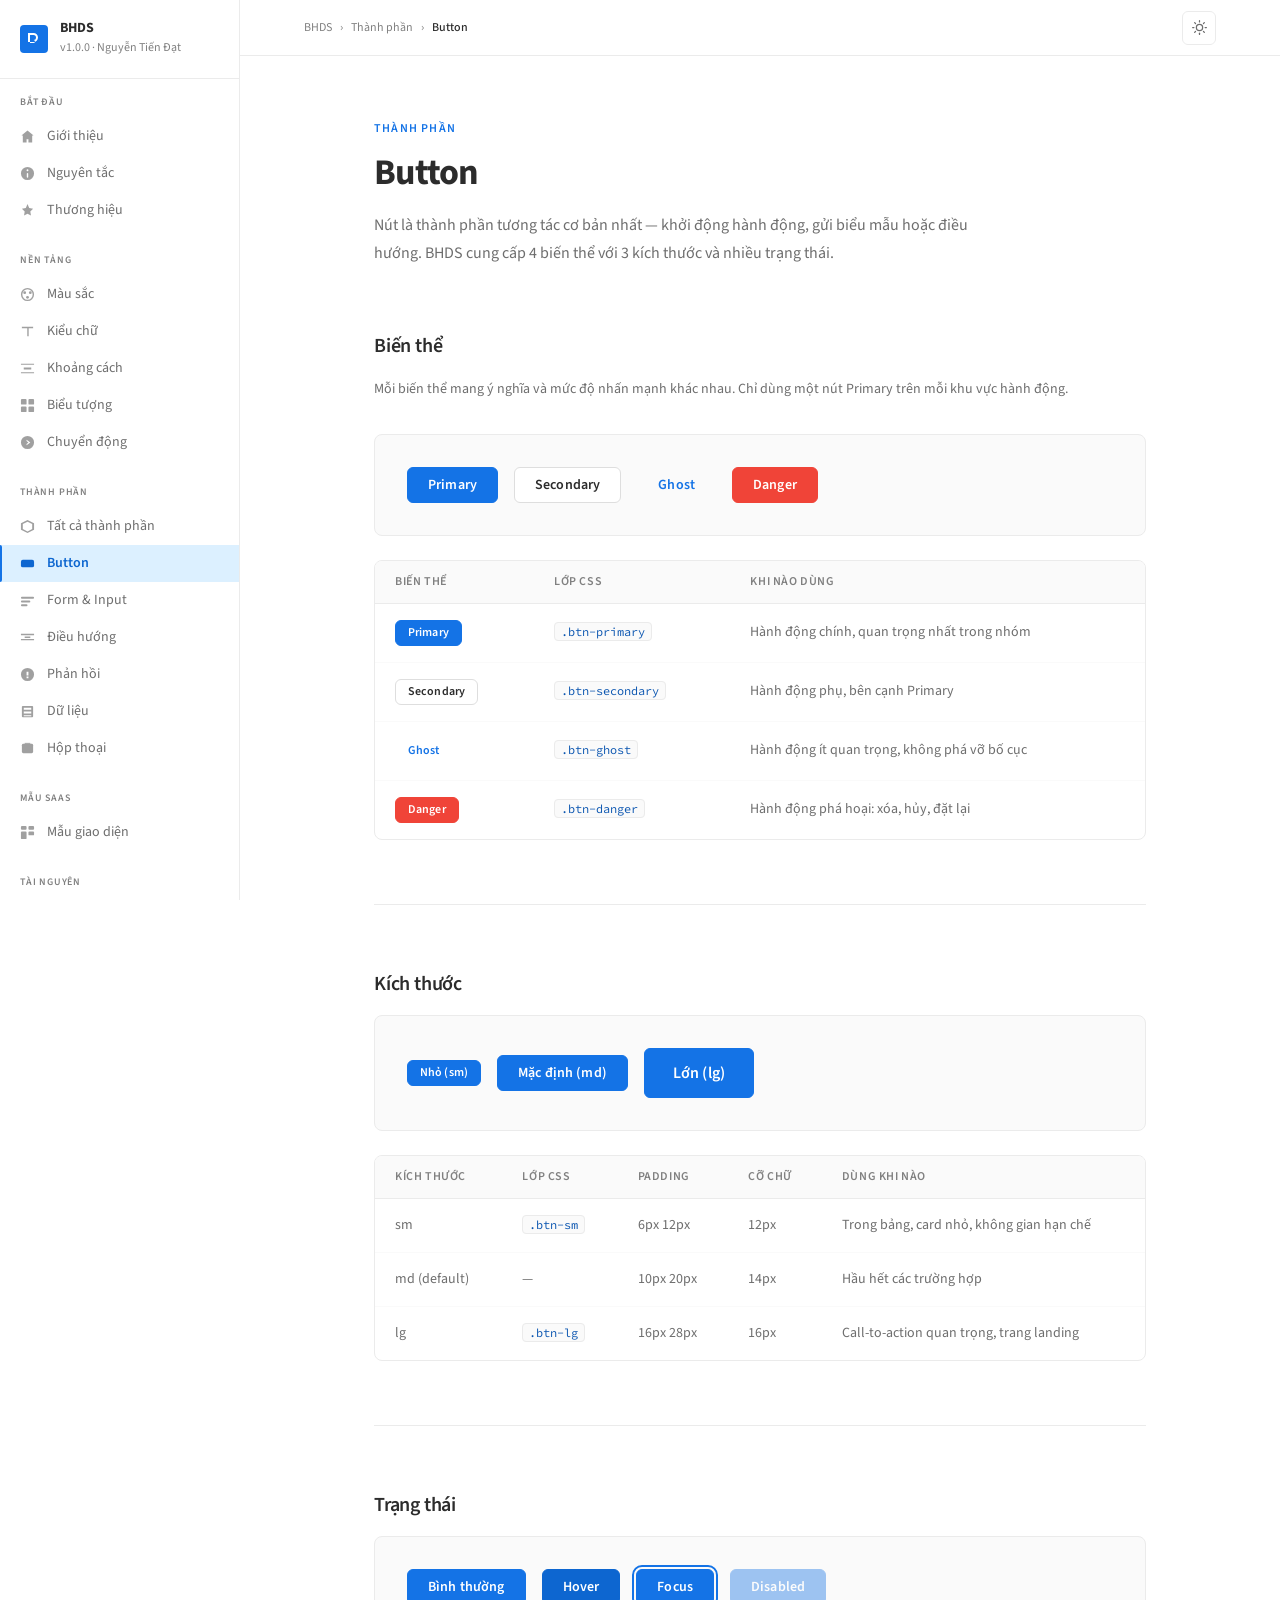
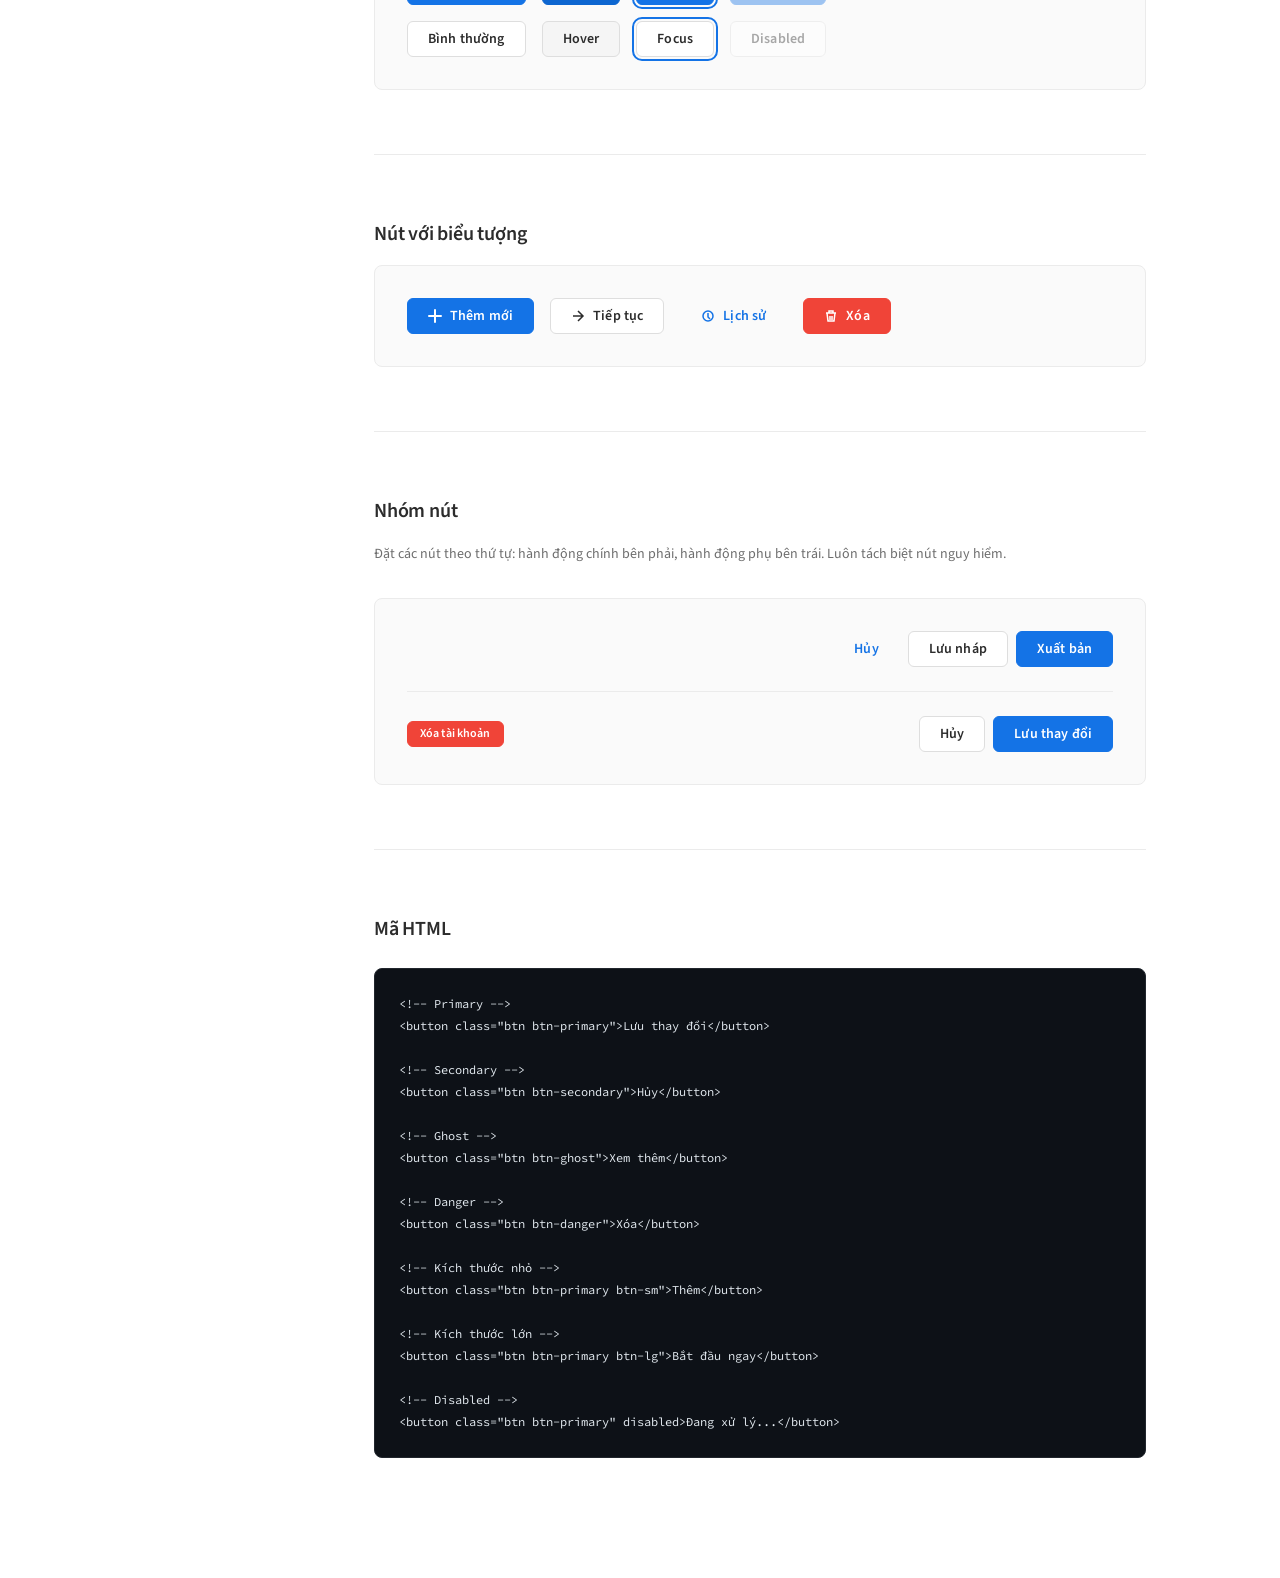
<file: buttons.html>
<!DOCTYPE html>
<html lang="vi">
<head>
  <meta charset="UTF-8" />
  <meta name="viewport" content="width=device-width, initial-scale=1.0" />
  <title>Button — BHDS</title>
  <link rel="stylesheet" href="styles.css" />
  <link rel="icon" type="image/svg+xml" href="data:image/svg+xml,<svg xmlns='http://www.w3.org/2000/svg' viewBox='0 0 32 32'><rect width='32' height='32' rx='6' fill='%231473E6'/><text x='50%' y='54%' dominant-baseline='middle' text-anchor='middle' fill='white' font-size='14' font-family='Inter,sans-serif' font-weight='700'>B</text></svg>" />
</head>
<body>
  <div class="shell">
    <div class="sidebar-overlay" id="sidebarOverlay"></div>
    <aside class="sidebar" id="sidebar">
      <a class="sidebar-logo" href="index.html">
        <div class="sidebar-logo-mark"><svg viewBox="0 0 16 16"><path d="M2 2h5.5a4.5 4.5 0 0 1 0 9H2V2zm2 2v5h3.5a2.5 2.5 0 0 0 0-5H4zm0 5v3h3.5a1.5 1.5 0 1 0 0-3H4z"/></svg></div>
        <div class="sidebar-logo-text"><span class="sidebar-logo-name">BHDS</span><span class="sidebar-logo-version">v1.0.0 · Nguyễn Tiến Đạt</span></div>
      </a>
      <nav class="sidebar-nav">
        <div class="sidebar-group">
          <div class="sidebar-group-label">Bắt đầu</div>
          <a class="sidebar-item" href="index.html"><svg viewBox="0 0 16 16" fill="currentColor"><path d="M8 1.5L1.5 7H3v7.5h4V11h2v3.5h4V7h1.5L8 1.5z"/></svg>Giới thiệu</a>
          <a class="sidebar-item" href="principles.html"><svg viewBox="0 0 16 16" fill="currentColor"><path d="M8 1a7 7 0 1 0 0 14A7 7 0 0 0 8 1zM7 4.5a1 1 0 1 1 2 0 1 1 0 0 1-2 0zm1 3a.75.75 0 0 1 .75.75v3.5a.75.75 0 0 1-1.5 0v-3.5A.75.75 0 0 1 8 7.5z"/></svg>Nguyên tắc</a>
          <a class="sidebar-item" href="branding.html"><svg viewBox="0 0 16 16" fill="currentColor"><path d="M8 1l1.8 4.2 4.2.8-3 3 .7 4.3L8 11.5l-3.7 1.8.7-4.3-3-3 4.2-.8L8 1z"/></svg>Thương hiệu</a>
        </div>
        <div class="sidebar-group">
          <div class="sidebar-group-label">Nền tảng</div>
          <a class="sidebar-item" href="colors.html"><svg viewBox="0 0 16 16" fill="currentColor"><path d="M8 1a7 7 0 1 0 0 14A7 7 0 0 0 8 1zM2.5 8a5.5 5.5 0 1 1 11 0 5.5 5.5 0 0 1-11 0z"/><circle cx="5" cy="6" r="1.5"/><circle cx="11" cy="6" r="1.5"/><circle cx="8" cy="11" r="1.5"/></svg>Màu sắc</a>
          <a class="sidebar-item" href="typography.html"><svg viewBox="0 0 16 16" fill="currentColor"><path d="M2 3h12v1.5H9.25V13h-1.5V4.5H2V3z"/></svg>Kiểu chữ</a>
          <a class="sidebar-item" href="spacing.html"><svg viewBox="0 0 16 16" fill="currentColor"><path d="M1 3h14v1H1zm0 9h14v1H1zM4 7h8v2H4z"/></svg>Khoảng cách</a>
          <a class="sidebar-item" href="icons.html"><svg viewBox="0 0 16 16" fill="currentColor"><rect x="1" y="1" width="6" height="6" rx="1"/><rect x="9" y="1" width="6" height="6" rx="1"/><rect x="1" y="9" width="6" height="6" rx="1"/><rect x="9" y="9" width="6" height="6" rx="1"/></svg>Biểu tượng</a>
          <a class="sidebar-item" href="motion.html"><svg viewBox="0 0 16 16" fill="currentColor"><path d="M8 1a7 7 0 1 0 0 14A7 7 0 0 0 8 1zm-1 5.5V5l4 3-4 3V9.5l2-1.5-2-1.5z"/></svg>Chuyển động</a>
        </div>
        <div class="sidebar-group">
          <div class="sidebar-group-label">Thành phần</div>
          <a class="sidebar-item" href="components.html"><svg viewBox="0 0 16 16" fill="currentColor"><path d="M8 1L1 4.5v7L8 15l7-3.5v-7L8 1zm0 1.8 5 2.5v5.4l-5 2.5-5-2.5V5.3l5-2.5z"/></svg>Tất cả thành phần</a>
          <a class="sidebar-item active" href="buttons.html"><svg viewBox="0 0 16 16" fill="currentColor"><rect x="1" y="4" width="14" height="8" rx="2"/></svg>Button</a>
          <a class="sidebar-item" href="forms.html"><svg viewBox="0 0 16 16" fill="currentColor"><rect x="1" y="4" width="14" height="2" rx="1"/><rect x="1" y="8" width="10" height="2" rx="1"/><rect x="1" y="12" width="7" height="2" rx="1"/></svg>Form & Input</a>
          <a class="sidebar-item" href="navigation.html"><svg viewBox="0 0 16 16" fill="currentColor"><path d="M1 4h14v1.5H1zm0 5.5h14V11H1zM5 7h6v1.5H5z"/></svg>Điều hướng</a>
          <a class="sidebar-item" href="feedback.html"><svg viewBox="0 0 16 16" fill="currentColor"><path d="M8 1a7 7 0 1 0 0 14A7 7 0 0 0 8 1zM7 5h2v4H7V5zm0 5h2v2H7v-2z"/></svg>Phản hồi</a>
          <a class="sidebar-item" href="data.html"><svg viewBox="0 0 16 16" fill="currentColor"><path d="M3 2h10a1 1 0 0 1 1 1v10a1 1 0 0 1-1 1H3a1 1 0 0 1-1-1V3a1 1 0 0 1 1-1zm1 2v2h8V4H4zm0 4v2h8V8H4zm0 4v1h8v-1H4z"/></svg>Dữ liệu</a>
          <a class="sidebar-item" href="modals.html"><svg viewBox="0 0 16 16" fill="currentColor"><rect x="2" y="3" width="12" height="10" rx="1.5"/><path d="M5 3V2h6v1"/></svg>Hộp thoại</a>
        </div>
        <div class="sidebar-group">
          <div class="sidebar-group-label">Mẫu SaaS</div>
          <a class="sidebar-item" href="patterns.html"><svg viewBox="0 0 16 16" fill="currentColor"><rect x="1" y="1" width="6" height="4" rx="1"/><rect x="9" y="1" width="6" height="4" rx="1"/><rect x="1" y="7" width="6" height="8" rx="1"/><rect x="9" y="7" width="6" height="4" rx="1"/></svg>Mẫu giao diện</a>
        </div>
        <div class="sidebar-group">
          <div class="sidebar-group-label">Tài nguyên</div>
          <a class="sidebar-item" href="tokens.html"><svg viewBox="0 0 16 16" fill="currentColor"><path d="M8 1L1 4.5V8c0 3.3 2.9 6.4 7 7 4.1-.6 7-3.7 7-7V4.5L8 1z"/></svg>Design Tokens</a>
          <a class="sidebar-item" href="changelog.html"><svg viewBox="0 0 16 16" fill="currentColor"><path d="M3 2h10a1 1 0 0 1 1 1v10a1 1 0 0 1-1 1H3a1 1 0 0 1-1-1V3a1 1 0 0 1 1-1zm1 2v1h8V4H4zm0 3v1h8V7H4zm0 3v1h5v-1H4z"/></svg>Nhật ký thay đổi</a>
        </div>
      </nav>
      <div class="sidebar-footer">© 2025 Nguyễn Tiến Đạt</div>
    </aside>

    <div class="main">
      <div class="topbar">
        <button class="hamburger" id="hamburger" aria-label="Mở menu"><svg width="18" height="18" viewBox="0 0 18 18" fill="currentColor"><rect y="2" width="18" height="2" rx="1"/><rect y="8" width="18" height="2" rx="1"/><rect y="14" width="18" height="2" rx="1"/></svg></button>
        <div class="topbar-breadcrumb"><span>BHDS</span><span>›</span><span>Thành phần</span><span>›</span><span class="current">Button</span></div>
        <div class="topbar-actions">
          <button class="theme-toggle" id="themeToggle" aria-label="Chuyển giao diện" title="Giao diện sáng/tối">
            <svg class="icon-sun" width="15" height="15" viewBox="0 0 24 24" fill="none" stroke="currentColor" stroke-width="2" stroke-linecap="round" stroke-linejoin="round"><circle cx="12" cy="12" r="5"/><line x1="12" y1="1" x2="12" y2="3"/><line x1="12" y1="21" x2="12" y2="23"/><line x1="4.22" y1="4.22" x2="5.64" y2="5.64"/><line x1="18.36" y1="18.36" x2="19.78" y2="19.78"/><line x1="1" y1="12" x2="3" y2="12"/><line x1="21" y1="12" x2="23" y2="12"/><line x1="4.22" y1="19.78" x2="5.64" y2="18.36"/><line x1="18.36" y1="5.64" x2="19.78" y2="4.22"/></svg>
            <svg class="icon-moon" width="15" height="15" viewBox="0 0 24 24" fill="none" stroke="currentColor" stroke-width="2" stroke-linecap="round" stroke-linejoin="round"><path d="M21 12.79A9 9 0 1 1 11.21 3 7 7 0 0 0 21 12.79z"/></svg>
          </button>
        </div>
      </div>

      <div class="page-content">
        <div class="page-header">
          <div class="page-eyebrow">Thành phần</div>
          <h1 class="page-title">Button</h1>
          <p class="page-desc">Nút là thành phần tương tác cơ bản nhất — khởi động hành động, gửi biểu mẫu hoặc điều hướng. BHDS cung cấp 4 biến thể với 3 kích thước và nhiều trạng thái.</p>
        </div>

        <!-- Variants -->
        <div class="section">
          <h2 class="section-title">Biến thể</h2>
          <p class="section-desc">Mỗi biến thể mang ý nghĩa và mức độ nhấn mạnh khác nhau. Chỉ dùng một nút Primary trên mỗi khu vực hành động.</p>
          <div class="demo-box">
            <div class="demo-row">
              <button class="btn btn-primary">Primary</button>
              <button class="btn btn-secondary">Secondary</button>
              <button class="btn btn-ghost">Ghost</button>
              <button class="btn btn-danger">Danger</button>
            </div>
          </div>
          <div class="table-wrap" style="margin-top:24px;">
            <table>
              <thead><tr><th>Biến thể</th><th>Lớp CSS</th><th>Khi nào dùng</th></tr></thead>
              <tbody>
                <tr><td><button class="btn btn-primary btn-sm">Primary</button></td><td><code>.btn-primary</code></td><td>Hành động chính, quan trọng nhất trong nhóm</td></tr>
                <tr><td><button class="btn btn-secondary btn-sm">Secondary</button></td><td><code>.btn-secondary</code></td><td>Hành động phụ, bên cạnh Primary</td></tr>
                <tr><td><button class="btn btn-ghost btn-sm">Ghost</button></td><td><code>.btn-ghost</code></td><td>Hành động ít quan trọng, không phá vỡ bố cục</td></tr>
                <tr><td><button class="btn btn-danger btn-sm">Danger</button></td><td><code>.btn-danger</code></td><td>Hành động phá hoại: xóa, hủy, đặt lại</td></tr>
              </tbody>
            </table>
          </div>
        </div>

        <!-- Sizes -->
        <div class="section">
          <h2 class="section-title">Kích thước</h2>
          <div class="demo-box">
            <div class="demo-row" style="align-items:center;">
              <button class="btn btn-primary btn-sm">Nhỏ (sm)</button>
              <button class="btn btn-primary">Mặc định (md)</button>
              <button class="btn btn-primary btn-lg">Lớn (lg)</button>
            </div>
          </div>
          <div class="table-wrap" style="margin-top:24px;">
            <table>
              <thead><tr><th>Kích thước</th><th>Lớp CSS</th><th>Padding</th><th>Cỡ chữ</th><th>Dùng khi nào</th></tr></thead>
              <tbody>
                <tr><td>sm</td><td><code>.btn-sm</code></td><td>6px 12px</td><td>12px</td><td>Trong bảng, card nhỏ, không gian hạn chế</td></tr>
                <tr><td>md (default)</td><td>—</td><td>10px 20px</td><td>14px</td><td>Hầu hết các trường hợp</td></tr>
                <tr><td>lg</td><td><code>.btn-lg</code></td><td>16px 28px</td><td>16px</td><td>Call-to-action quan trọng, trang landing</td></tr>
              </tbody>
            </table>
          </div>
        </div>

        <!-- States -->
        <div class="section">
          <h2 class="section-title">Trạng thái</h2>
          <div class="demo-box">
            <div class="demo-row">
              <button class="btn btn-primary">Bình thường</button>
              <button class="btn btn-primary" style="background:var(--color-brand-600);border-color:var(--color-brand-600);">Hover</button>
              <button class="btn btn-primary" style="outline:2px solid var(--color-brand-500);outline-offset:2px;">Focus</button>
              <button class="btn btn-primary" disabled>Disabled</button>
            </div>
            <div class="demo-row" style="margin-top:16px;">
              <button class="btn btn-secondary">Bình thường</button>
              <button class="btn btn-secondary" style="background:var(--color-neutral-100);">Hover</button>
              <button class="btn btn-secondary" style="outline:2px solid var(--color-brand-500);outline-offset:2px;">Focus</button>
              <button class="btn btn-secondary" disabled>Disabled</button>
            </div>
          </div>
        </div>

        <!-- With Icon -->
        <div class="section">
          <h2 class="section-title">Nút với biểu tượng</h2>
          <div class="demo-box">
            <div class="demo-row">
              <button class="btn btn-primary">
                <svg width="14" height="14" viewBox="0 0 14 14" fill="currentColor"><path d="M7 1v12M1 7h12" stroke="currentColor" stroke-width="2" stroke-linecap="round"/></svg>
                Thêm mới
              </button>
              <button class="btn btn-secondary">
                <svg width="14" height="14" viewBox="0 0 14 14" fill="none" stroke="currentColor" stroke-width="1.5"><path d="M2 7h10M7 2l5 5-5 5"/></svg>
                Tiếp tục
              </button>
              <button class="btn btn-ghost">
                <svg width="14" height="14" viewBox="0 0 14 14" fill="none" stroke="currentColor" stroke-width="1.5"><circle cx="7" cy="7" r="5"/><path d="M7 4v4l2 2"/></svg>
                Lịch sử
              </button>
              <button class="btn btn-danger">
                <svg width="14" height="14" viewBox="0 0 14 14" fill="none" stroke="currentColor" stroke-width="1.5"><path d="M2 4h10M5 4V2h4v2M6 7v4M8 7v4M3 4l1 8h6l1-8"/></svg>
                Xóa
              </button>
            </div>
          </div>
        </div>

        <!-- Group -->
        <div class="section">
          <h2 class="section-title">Nhóm nút</h2>
          <p class="section-desc">Đặt các nút theo thứ tự: hành động chính bên phải, hành động phụ bên trái. Luôn tách biệt nút nguy hiểm.</p>
          <div class="demo-box">
            <div style="display:flex;justify-content:flex-end;gap:8px;">
              <button class="btn btn-ghost">Hủy</button>
              <button class="btn btn-secondary">Lưu nháp</button>
              <button class="btn btn-primary">Xuất bản</button>
            </div>
            <hr class="divider" style="margin:24px 0;">
            <div style="display:flex;justify-content:space-between;align-items:center;">
              <button class="btn btn-danger btn-sm">Xóa tài khoản</button>
              <div style="display:flex;gap:8px;">
                <button class="btn btn-secondary">Hủy</button>
                <button class="btn btn-primary">Lưu thay đổi</button>
              </div>
            </div>
          </div>
        </div>

        <!-- Code -->
        <div class="section">
          <h2 class="section-title">Mã HTML</h2>
          <pre><code>&lt;!-- Primary --&gt;
&lt;button class="btn btn-primary"&gt;Lưu thay đổi&lt;/button&gt;

&lt;!-- Secondary --&gt;
&lt;button class="btn btn-secondary"&gt;Hủy&lt;/button&gt;

&lt;!-- Ghost --&gt;
&lt;button class="btn btn-ghost"&gt;Xem thêm&lt;/button&gt;

&lt;!-- Danger --&gt;
&lt;button class="btn btn-danger"&gt;Xóa&lt;/button&gt;

&lt;!-- Kích thước nhỏ --&gt;
&lt;button class="btn btn-primary btn-sm"&gt;Thêm&lt;/button&gt;

&lt;!-- Kích thước lớn --&gt;
&lt;button class="btn btn-primary btn-lg"&gt;Bắt đầu ngay&lt;/button&gt;

&lt;!-- Disabled --&gt;
&lt;button class="btn btn-primary" disabled&gt;Đang xử lý...&lt;/button&gt;</code></pre>
        </div>

      </div>
    </div>
  </div>
  <script src="main.js"></script>
</body>
</html>
</file>
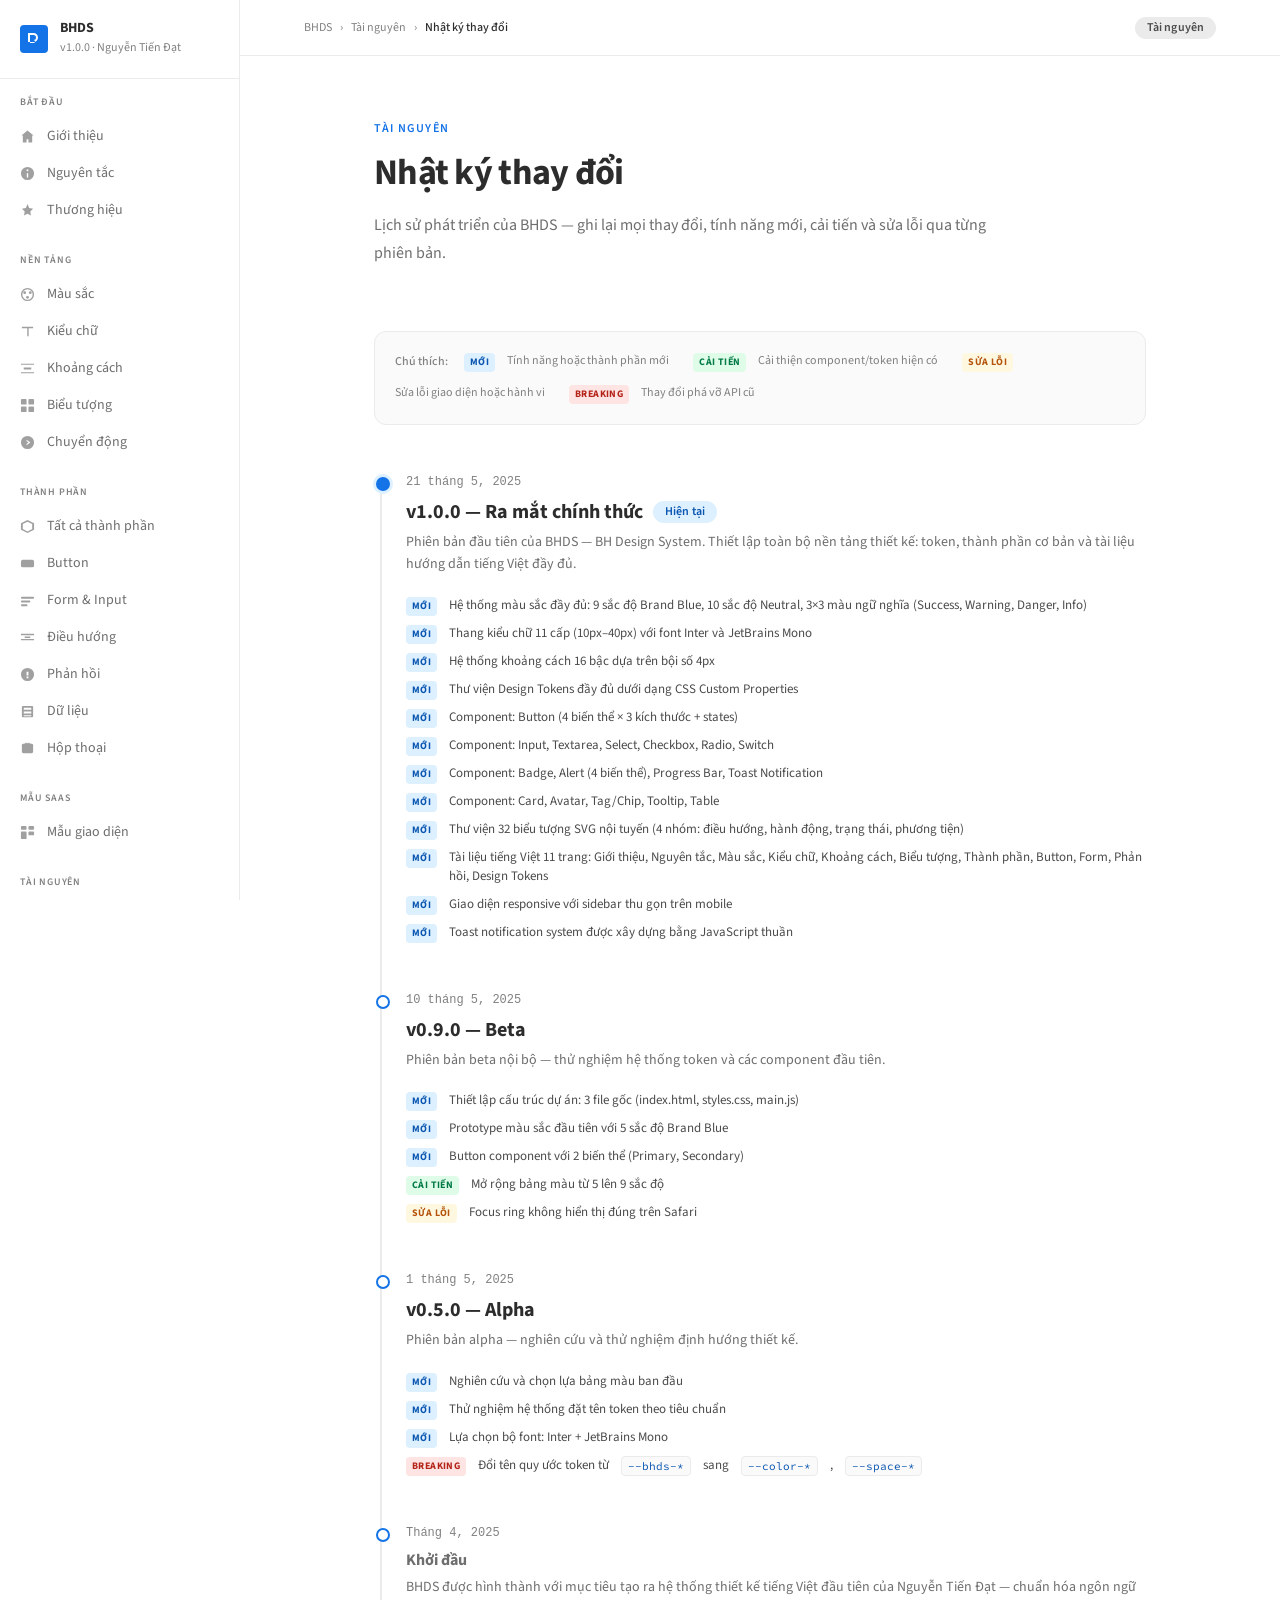
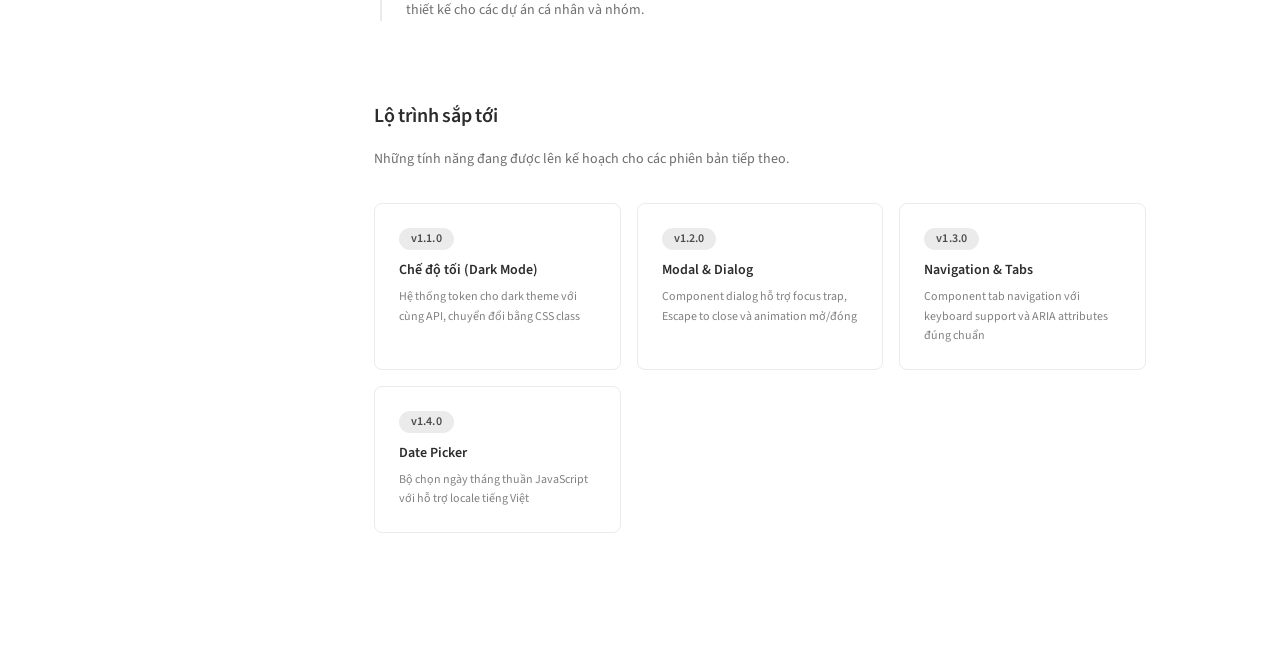
<file: changelog.html>
<!DOCTYPE html>
<html lang="vi">
<head>
  <meta charset="UTF-8" />
  <meta name="viewport" content="width=device-width, initial-scale=1.0" />
  <title>Nhật ký thay đổi — BHDS</title>
  <link rel="stylesheet" href="styles.css" />
  <link rel="icon" type="image/svg+xml" href="data:image/svg+xml,<svg xmlns='http://www.w3.org/2000/svg' viewBox='0 0 32 32'><rect width='32' height='32' rx='6' fill='%231473E6'/><text x='50%' y='54%' dominant-baseline='middle' text-anchor='middle' fill='white' font-size='14' font-family='Inter,sans-serif' font-weight='700'>B</text></svg>" />
  <style>
    .timeline { position: relative; padding-left: 32px; }
    .timeline::before {
      content: '';
      position: absolute;
      left: 6px;
      top: 8px;
      bottom: 0;
      width: 2px;
      background: var(--color-neutral-200);
    }
    .timeline-item { position: relative; margin-bottom: 48px; }
    .timeline-dot {
      position: absolute;
      left: -30px;
      top: 4px;
      width: 14px;
      height: 14px;
      border-radius: 50%;
      border: 2px solid var(--color-brand-500);
      background: white;
    }
    .timeline-dot.latest {
      background: var(--color-brand-500);
      box-shadow: 0 0 0 3px var(--color-brand-100);
    }
    .timeline-date {
      font-size: 12px;
      font-family: monospace;
      color: var(--color-neutral-600);
      margin-bottom: 6px;
    }
    .timeline-version {
      font-size: 20px;
      font-weight: 700;
      color: var(--color-neutral-900);
      margin-bottom: 4px;
      display: flex;
      align-items: center;
      gap: 10px;
    }
    .timeline-desc {
      font-size: 14px;
      color: var(--color-neutral-700);
      margin-bottom: 20px;
      line-height: 1.6;
    }
    .change-list { display: flex; flex-direction: column; gap: 8px; }
    .change-item {
      display: flex;
      gap: 12px;
      align-items: flex-start;
      font-size: 13px;
      color: var(--color-neutral-800);
      line-height: 1.5;
    }
    .change-tag {
      flex-shrink: 0;
      font-size: 10px;
      font-weight: 700;
      text-transform: uppercase;
      letter-spacing: .04em;
      padding: 2px 6px;
      border-radius: 4px;
      margin-top: 1px;
    }
    .change-tag-new     { background: var(--color-brand-100);   color: var(--color-brand-700);   }
    .change-tag-improve { background: var(--color-success-100); color: var(--color-success-700); }
    .change-tag-fix     { background: var(--color-warning-100); color: var(--color-warning-700); }
    .change-tag-break   { background: var(--color-danger-100);  color: var(--color-danger-700);  }
  </style>
</head>
<body>
  <div class="shell">
    <div class="sidebar-overlay" id="sidebarOverlay"></div>
    <aside class="sidebar" id="sidebar">
      <a class="sidebar-logo" href="index.html">
        <div class="sidebar-logo-mark"><svg viewBox="0 0 16 16"><path d="M2 2h5.5a4.5 4.5 0 0 1 0 9H2V2zm2 2v5h3.5a2.5 2.5 0 0 0 0-5H4zm0 5v3h3.5a1.5 1.5 0 1 0 0-3H4z"/></svg></div>
        <div class="sidebar-logo-text"><span class="sidebar-logo-name">BHDS</span><span class="sidebar-logo-version">v1.0.0 · Nguyễn Tiến Đạt</span></div>
      </a>
      <nav class="sidebar-nav">
        <div class="sidebar-group">
          <div class="sidebar-group-label">Bắt đầu</div>
          <a class="sidebar-item" href="index.html"><svg viewBox="0 0 16 16" fill="currentColor"><path d="M8 1.5L1.5 7H3v7.5h4V11h2v3.5h4V7h1.5L8 1.5z"/></svg>Giới thiệu</a>
          <a class="sidebar-item" href="principles.html"><svg viewBox="0 0 16 16" fill="currentColor"><path d="M8 1a7 7 0 1 0 0 14A7 7 0 0 0 8 1zM7 4.5a1 1 0 1 1 2 0 1 1 0 0 1-2 0zm1 3a.75.75 0 0 1 .75.75v3.5a.75.75 0 0 1-1.5 0v-3.5A.75.75 0 0 1 8 7.5z"/></svg>Nguyên tắc</a>
          <a class="sidebar-item" href="branding.html"><svg viewBox="0 0 16 16" fill="currentColor"><path d="M8 1l1.8 4.2 4.2.8-3 3 .7 4.3L8 11.5l-3.7 1.8.7-4.3-3-3 4.2-.8L8 1z"/></svg>Thương hiệu</a>
        </div>
        <div class="sidebar-group">
          <div class="sidebar-group-label">Nền tảng</div>
          <a class="sidebar-item" href="colors.html"><svg viewBox="0 0 16 16" fill="currentColor"><path d="M8 1a7 7 0 1 0 0 14A7 7 0 0 0 8 1zM2.5 8a5.5 5.5 0 1 1 11 0 5.5 5.5 0 0 1-11 0z"/><circle cx="5" cy="6" r="1.5"/><circle cx="11" cy="6" r="1.5"/><circle cx="8" cy="11" r="1.5"/></svg>Màu sắc</a>
          <a class="sidebar-item" href="typography.html"><svg viewBox="0 0 16 16" fill="currentColor"><path d="M2 3h12v1.5H9.25V13h-1.5V4.5H2V3z"/></svg>Kiểu chữ</a>
          <a class="sidebar-item" href="spacing.html"><svg viewBox="0 0 16 16" fill="currentColor"><path d="M1 3h14v1H1zm0 9h14v1H1zM4 7h8v2H4z"/></svg>Khoảng cách</a>
          <a class="sidebar-item" href="icons.html"><svg viewBox="0 0 16 16" fill="currentColor"><rect x="1" y="1" width="6" height="6" rx="1"/><rect x="9" y="1" width="6" height="6" rx="1"/><rect x="1" y="9" width="6" height="6" rx="1"/><rect x="9" y="9" width="6" height="6" rx="1"/></svg>Biểu tượng</a>
          <a class="sidebar-item" href="motion.html"><svg viewBox="0 0 16 16" fill="currentColor"><path d="M8 1a7 7 0 1 0 0 14A7 7 0 0 0 8 1zm-1 5.5V5l4 3-4 3V9.5l2-1.5-2-1.5z"/></svg>Chuyển động</a>
        </div>
        <div class="sidebar-group">
          <div class="sidebar-group-label">Thành phần</div>
          <a class="sidebar-item" href="components.html"><svg viewBox="0 0 16 16" fill="currentColor"><path d="M8 1L1 4.5v7L8 15l7-3.5v-7L8 1zm0 1.8 5 2.5v5.4l-5 2.5-5-2.5V5.3l5-2.5z"/></svg>Tất cả thành phần</a>
          <a class="sidebar-item" href="buttons.html"><svg viewBox="0 0 16 16" fill="currentColor"><rect x="1" y="4" width="14" height="8" rx="2"/></svg>Button</a>
          <a class="sidebar-item" href="forms.html"><svg viewBox="0 0 16 16" fill="currentColor"><rect x="1" y="4" width="14" height="2" rx="1"/><rect x="1" y="8" width="10" height="2" rx="1"/><rect x="1" y="12" width="7" height="2" rx="1"/></svg>Form & Input</a>
          <a class="sidebar-item" href="navigation.html"><svg viewBox="0 0 16 16" fill="currentColor"><path d="M1 4h14v1.5H1zm0 5.5h14V11H1zM5 7h6v1.5H5z"/></svg>Điều hướng</a>
          <a class="sidebar-item" href="feedback.html"><svg viewBox="0 0 16 16" fill="currentColor"><path d="M8 1a7 7 0 1 0 0 14A7 7 0 0 0 8 1zM7 5h2v4H7V5zm0 5h2v2H7v-2z"/></svg>Phản hồi</a>
          <a class="sidebar-item" href="data.html"><svg viewBox="0 0 16 16" fill="currentColor"><path d="M3 2h10a1 1 0 0 1 1 1v10a1 1 0 0 1-1 1H3a1 1 0 0 1-1-1V3a1 1 0 0 1 1-1zm1 2v2h8V4H4zm0 4v2h8V8H4zm0 4v1h8v-1H4z"/></svg>Dữ liệu</a>
          <a class="sidebar-item" href="modals.html"><svg viewBox="0 0 16 16" fill="currentColor"><rect x="2" y="3" width="12" height="10" rx="1.5"/><path d="M5 3V2h6v1"/></svg>Hộp thoại</a>
        </div>
        <div class="sidebar-group">
          <div class="sidebar-group-label">Mẫu SaaS</div>
          <a class="sidebar-item" href="patterns.html"><svg viewBox="0 0 16 16" fill="currentColor"><rect x="1" y="1" width="6" height="4" rx="1"/><rect x="9" y="1" width="6" height="4" rx="1"/><rect x="1" y="7" width="6" height="8" rx="1"/><rect x="9" y="7" width="6" height="4" rx="1"/></svg>Mẫu giao diện</a>
        </div>
        <div class="sidebar-group">
          <div class="sidebar-group-label">Tài nguyên</div>
          <a class="sidebar-item" href="tokens.html"><svg viewBox="0 0 16 16" fill="currentColor"><path d="M8 1L1 4.5V8c0 3.3 2.9 6.4 7 7 4.1-.6 7-3.7 7-7V4.5L8 1z"/></svg>Design Tokens</a>
          <a class="sidebar-item active" href="changelog.html"><svg viewBox="0 0 16 16" fill="currentColor"><path d="M3 2h10a1 1 0 0 1 1 1v10a1 1 0 0 1-1 1H3a1 1 0 0 1-1-1V3a1 1 0 0 1 1-1zm1 2v1h8V4H4zm0 3v1h8V7H4zm0 3v1h5v-1H4z"/></svg>Nhật ký thay đổi</a>
        </div>
      </nav>
      <div class="sidebar-footer">© 2025 Nguyễn Tiến Đạt</div>
    </aside>

    <div class="main">
      <div class="topbar">
        <button class="hamburger" id="hamburger" aria-label="Mở menu"><svg width="18" height="18" viewBox="0 0 18 18" fill="currentColor"><rect y="2" width="18" height="2" rx="1"/><rect y="8" width="18" height="2" rx="1"/><rect y="14" width="18" height="2" rx="1"/></svg></button>
        <div class="topbar-breadcrumb"><span>BHDS</span><span>›</span><span>Tài nguyên</span><span>›</span><span class="current">Nhật ký thay đổi</span></div>
        <div class="topbar-actions"><span class="badge badge-neutral">Tài nguyên</span></div>
      </div>

      <div class="page-content">
        <div class="page-header">
          <div class="page-eyebrow">Tài nguyên</div>
          <h1 class="page-title">Nhật ký thay đổi</h1>
          <p class="page-desc">Lịch sử phát triển của BHDS — ghi lại mọi thay đổi, tính năng mới, cải tiến và sửa lỗi qua từng phiên bản.</p>
        </div>

        <!-- Legend -->
        <div style="display:flex;flex-wrap:wrap;gap:12px;margin-bottom:48px;padding:20px;background:var(--color-neutral-50);border-radius:12px;border:1px solid var(--color-neutral-200);">
          <div style="font-size:12px;color:var(--color-neutral-600);font-weight:500;align-self:center;margin-right:4px;">Chú thích:</div>
          <span class="change-tag change-tag-new">Mới</span><span style="font-size:12px;color:var(--color-neutral-600);">Tính năng hoặc thành phần mới</span>
          <span class="change-tag change-tag-improve" style="margin-left:12px;">Cải tiến</span><span style="font-size:12px;color:var(--color-neutral-600);">Cải thiện component/token hiện có</span>
          <span class="change-tag change-tag-fix" style="margin-left:12px;">Sửa lỗi</span><span style="font-size:12px;color:var(--color-neutral-600);">Sửa lỗi giao diện hoặc hành vi</span>
          <span class="change-tag change-tag-break" style="margin-left:12px;">Breaking</span><span style="font-size:12px;color:var(--color-neutral-600);">Thay đổi phá vỡ API cũ</span>
        </div>

        <div class="timeline">

          <!-- v1.0.0 -->
          <div class="timeline-item">
            <div class="timeline-dot latest"></div>
            <div class="timeline-date">21 tháng 5, 2025</div>
            <div class="timeline-version">
              v1.0.0 — Ra mắt chính thức
              <span class="badge badge-brand">Hiện tại</span>
            </div>
            <div class="timeline-desc">Phiên bản đầu tiên của BHDS — BH Design System. Thiết lập toàn bộ nền tảng thiết kế: token, thành phần cơ bản và tài liệu hướng dẫn tiếng Việt đầy đủ.</div>
            <div class="change-list">
              <div class="change-item"><span class="change-tag change-tag-new">Mới</span>Hệ thống màu sắc đầy đủ: 9 sắc độ Brand Blue, 10 sắc độ Neutral, 3×3 màu ngữ nghĩa (Success, Warning, Danger, Info)</div>
              <div class="change-item"><span class="change-tag change-tag-new">Mới</span>Thang kiểu chữ 11 cấp (10px–40px) với font Inter và JetBrains Mono</div>
              <div class="change-item"><span class="change-tag change-tag-new">Mới</span>Hệ thống khoảng cách 16 bậc dựa trên bội số 4px</div>
              <div class="change-item"><span class="change-tag change-tag-new">Mới</span>Thư viện Design Tokens đầy đủ dưới dạng CSS Custom Properties</div>
              <div class="change-item"><span class="change-tag change-tag-new">Mới</span>Component: Button (4 biến thể × 3 kích thước + states)</div>
              <div class="change-item"><span class="change-tag change-tag-new">Mới</span>Component: Input, Textarea, Select, Checkbox, Radio, Switch</div>
              <div class="change-item"><span class="change-tag change-tag-new">Mới</span>Component: Badge, Alert (4 biến thể), Progress Bar, Toast Notification</div>
              <div class="change-item"><span class="change-tag change-tag-new">Mới</span>Component: Card, Avatar, Tag/Chip, Tooltip, Table</div>
              <div class="change-item"><span class="change-tag change-tag-new">Mới</span>Thư viện 32 biểu tượng SVG nội tuyến (4 nhóm: điều hướng, hành động, trạng thái, phương tiện)</div>
              <div class="change-item"><span class="change-tag change-tag-new">Mới</span>Tài liệu tiếng Việt 11 trang: Giới thiệu, Nguyên tắc, Màu sắc, Kiểu chữ, Khoảng cách, Biểu tượng, Thành phần, Button, Form, Phản hồi, Design Tokens</div>
              <div class="change-item"><span class="change-tag change-tag-new">Mới</span>Giao diện responsive với sidebar thu gọn trên mobile</div>
              <div class="change-item"><span class="change-tag change-tag-new">Mới</span>Toast notification system được xây dựng bằng JavaScript thuần</div>
            </div>
          </div>

          <!-- v0.9.0 Beta -->
          <div class="timeline-item">
            <div class="timeline-dot"></div>
            <div class="timeline-date">10 tháng 5, 2025</div>
            <div class="timeline-version">v0.9.0 — Beta</div>
            <div class="timeline-desc">Phiên bản beta nội bộ — thử nghiệm hệ thống token và các component đầu tiên.</div>
            <div class="change-list">
              <div class="change-item"><span class="change-tag change-tag-new">Mới</span>Thiết lập cấu trúc dự án: 3 file gốc (index.html, styles.css, main.js)</div>
              <div class="change-item"><span class="change-tag change-tag-new">Mới</span>Prototype màu sắc đầu tiên với 5 sắc độ Brand Blue</div>
              <div class="change-item"><span class="change-tag change-tag-new">Mới</span>Button component với 2 biến thể (Primary, Secondary)</div>
              <div class="change-item"><span class="change-tag change-tag-improve">Cải tiến</span>Mở rộng bảng màu từ 5 lên 9 sắc độ</div>
              <div class="change-item"><span class="change-tag change-tag-fix">Sửa lỗi</span>Focus ring không hiển thị đúng trên Safari</div>
            </div>
          </div>

          <!-- v0.5.0 Alpha -->
          <div class="timeline-item">
            <div class="timeline-dot"></div>
            <div class="timeline-date">1 tháng 5, 2025</div>
            <div class="timeline-version">v0.5.0 — Alpha</div>
            <div class="timeline-desc">Phiên bản alpha — nghiên cứu và thử nghiệm định hướng thiết kế.</div>
            <div class="change-list">
              <div class="change-item"><span class="change-tag change-tag-new">Mới</span>Nghiên cứu và chọn lựa bảng màu ban đầu</div>
              <div class="change-item"><span class="change-tag change-tag-new">Mới</span>Thử nghiệm hệ thống đặt tên token theo tiêu chuẩn</div>
              <div class="change-item"><span class="change-tag change-tag-new">Mới</span>Lựa chọn bộ font: Inter + JetBrains Mono</div>
              <div class="change-item"><span class="change-tag change-tag-break">Breaking</span>Đổi tên quy ước token từ <code>--bhds-*</code> sang <code>--color-*</code>, <code>--space-*</code></div>
            </div>
          </div>

          <!-- Conception -->
          <div class="timeline-item" style="margin-bottom:0;">
            <div class="timeline-dot"></div>
            <div class="timeline-date">Tháng 4, 2025</div>
            <div class="timeline-version" style="font-size:16px;color:var(--color-neutral-700);">Khởi đầu</div>
            <div class="timeline-desc" style="margin-bottom:0;">BHDS được hình thành với mục tiêu tạo ra hệ thống thiết kế tiếng Việt đầu tiên của Nguyễn Tiến Đạt — chuẩn hóa ngôn ngữ thiết kế cho các dự án cá nhân và nhóm.</div>
          </div>

        </div>

        <!-- Roadmap -->
        <div class="section" style="margin-top:80px;">
          <h2 class="section-title">Lộ trình sắp tới</h2>
          <p class="section-desc">Những tính năng đang được lên kế hoạch cho các phiên bản tiếp theo.</p>
          <div style="display:grid;grid-template-columns:repeat(auto-fill,minmax(240px,1fr));gap:16px;">
            <div class="card">
              <div class="card-body">
                <div style="display:flex;align-items:center;gap:10px;margin-bottom:10px;">
                  <span class="badge badge-neutral">v1.1.0</span>
                </div>
                <div style="font-weight:600;margin-bottom:6px;">Chế độ tối (Dark Mode)</div>
                <div style="font-size:12px;color:var(--color-neutral-600);line-height:1.6;">Hệ thống token cho dark theme với cùng API, chuyển đổi bằng CSS class</div>
              </div>
            </div>
            <div class="card">
              <div class="card-body">
                <div style="display:flex;align-items:center;gap:10px;margin-bottom:10px;">
                  <span class="badge badge-neutral">v1.2.0</span>
                </div>
                <div style="font-weight:600;margin-bottom:6px;">Modal & Dialog</div>
                <div style="font-size:12px;color:var(--color-neutral-600);line-height:1.6;">Component dialog hỗ trợ focus trap, Escape to close và animation mở/đóng</div>
              </div>
            </div>
            <div class="card">
              <div class="card-body">
                <div style="display:flex;align-items:center;gap:10px;margin-bottom:10px;">
                  <span class="badge badge-neutral">v1.3.0</span>
                </div>
                <div style="font-weight:600;margin-bottom:6px;">Navigation & Tabs</div>
                <div style="font-size:12px;color:var(--color-neutral-600);line-height:1.6;">Component tab navigation với keyboard support và ARIA attributes đúng chuẩn</div>
              </div>
            </div>
            <div class="card">
              <div class="card-body">
                <div style="display:flex;align-items:center;gap:10px;margin-bottom:10px;">
                  <span class="badge badge-neutral">v1.4.0</span>
                </div>
                <div style="font-weight:600;margin-bottom:6px;">Date Picker</div>
                <div style="font-size:12px;color:var(--color-neutral-600);line-height:1.6;">Bộ chọn ngày tháng thuần JavaScript với hỗ trợ locale tiếng Việt</div>
              </div>
            </div>
          </div>
        </div>

      </div>
    </div>
  </div>
  <script src="main.js"></script>
</body>
</html>
</file>
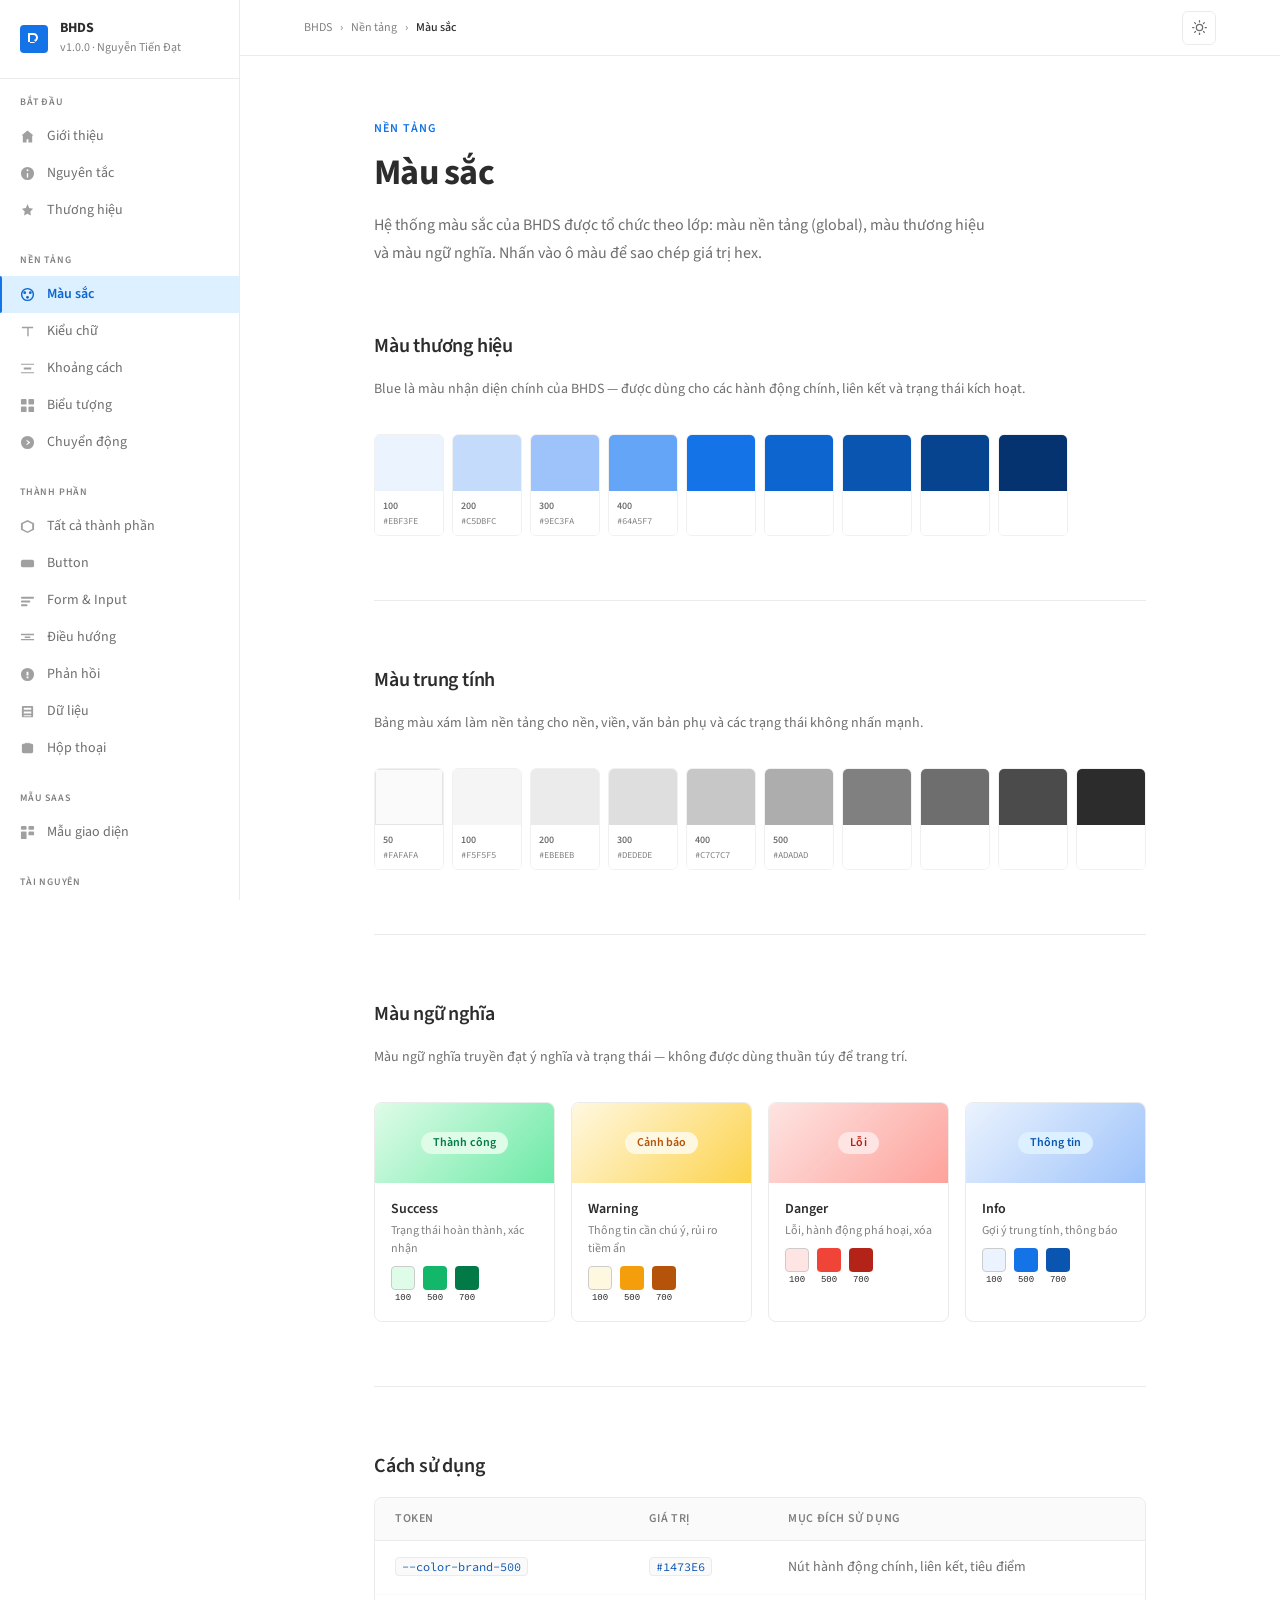
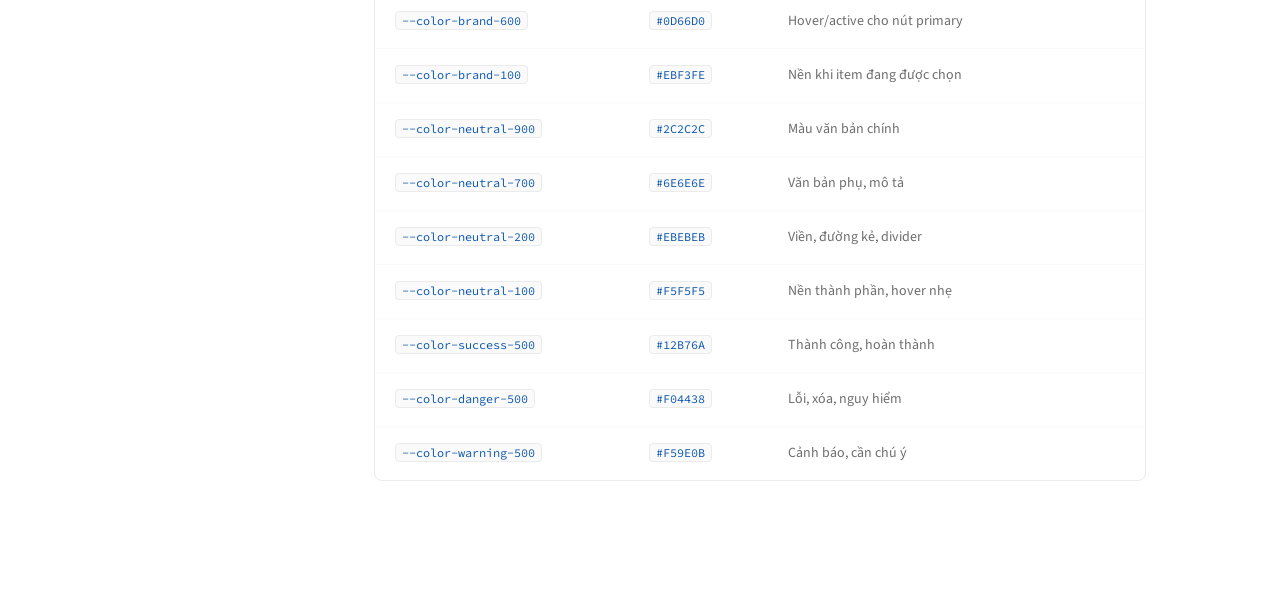
<file: colors.html>
<!DOCTYPE html>
<html lang="vi">
<head>
  <meta charset="UTF-8" />
  <meta name="viewport" content="width=device-width, initial-scale=1.0" />
  <title>Màu sắc — BHDS</title>
  <link rel="stylesheet" href="styles.css" />
  <link rel="icon" type="image/svg+xml" href="data:image/svg+xml,<svg xmlns='http://www.w3.org/2000/svg' viewBox='0 0 32 32'><rect width='32' height='32' rx='6' fill='%231473E6'/><text x='50%' y='54%' dominant-baseline='middle' text-anchor='middle' fill='white' font-size='14' font-family='Inter,sans-serif' font-weight='700'>B</text></svg>" />
</head>
<body>
  <div class="shell">
    <div class="sidebar-overlay" id="sidebarOverlay"></div>
    <aside class="sidebar" id="sidebar">
      <a class="sidebar-logo" href="index.html">
        <div class="sidebar-logo-mark">
          <svg viewBox="0 0 16 16"><path d="M2 2h5.5a4.5 4.5 0 0 1 0 9H2V2zm2 2v5h3.5a2.5 2.5 0 0 0 0-5H4zm0 5v3h3.5a1.5 1.5 0 1 0 0-3H4z"/></svg>
        </div>
        <div class="sidebar-logo-text">
          <span class="sidebar-logo-name">BHDS</span>
          <span class="sidebar-logo-version">v1.0.0 · Nguyễn Tiến Đạt</span>
        </div>
      </a>
      <nav class="sidebar-nav">
        <div class="sidebar-group">
          <div class="sidebar-group-label">Bắt đầu</div>
          <a class="sidebar-item" href="index.html"><svg viewBox="0 0 16 16" fill="currentColor"><path d="M8 1.5L1.5 7H3v7.5h4V11h2v3.5h4V7h1.5L8 1.5z"/></svg>Giới thiệu</a>
          <a class="sidebar-item" href="principles.html"><svg viewBox="0 0 16 16" fill="currentColor"><path d="M8 1a7 7 0 1 0 0 14A7 7 0 0 0 8 1zM7 4.5a1 1 0 1 1 2 0 1 1 0 0 1-2 0zm1 3a.75.75 0 0 1 .75.75v3.5a.75.75 0 0 1-1.5 0v-3.5A.75.75 0 0 1 8 7.5z"/></svg>Nguyên tắc</a>
          <a class="sidebar-item" href="branding.html"><svg viewBox="0 0 16 16" fill="currentColor"><path d="M8 1l1.8 4.2 4.2.8-3 3 .7 4.3L8 11.5l-3.7 1.8.7-4.3-3-3 4.2-.8L8 1z"/></svg>Thương hiệu</a>
        </div>
        <div class="sidebar-group">
          <div class="sidebar-group-label">Nền tảng</div>
          <a class="sidebar-item active" href="colors.html"><svg viewBox="0 0 16 16" fill="currentColor"><path d="M8 1a7 7 0 1 0 0 14A7 7 0 0 0 8 1zM2.5 8a5.5 5.5 0 1 1 11 0 5.5 5.5 0 0 1-11 0z"/><circle cx="5" cy="6" r="1.5"/><circle cx="11" cy="6" r="1.5"/><circle cx="8" cy="11" r="1.5"/></svg>Màu sắc</a>
          <a class="sidebar-item" href="typography.html"><svg viewBox="0 0 16 16" fill="currentColor"><path d="M2 3h12v1.5H9.25V13h-1.5V4.5H2V3z"/></svg>Kiểu chữ</a>
          <a class="sidebar-item" href="spacing.html"><svg viewBox="0 0 16 16" fill="currentColor"><path d="M1 3h14v1H1zm0 9h14v1H1zM4 7h8v2H4z"/></svg>Khoảng cách</a>
          <a class="sidebar-item" href="icons.html"><svg viewBox="0 0 16 16" fill="currentColor"><rect x="1" y="1" width="6" height="6" rx="1"/><rect x="9" y="1" width="6" height="6" rx="1"/><rect x="1" y="9" width="6" height="6" rx="1"/><rect x="9" y="9" width="6" height="6" rx="1"/></svg>Biểu tượng</a>
          <a class="sidebar-item" href="motion.html"><svg viewBox="0 0 16 16" fill="currentColor"><path d="M8 1a7 7 0 1 0 0 14A7 7 0 0 0 8 1zm-1 5.5V5l4 3-4 3V9.5l2-1.5-2-1.5z"/></svg>Chuyển động</a>
        </div>
        <div class="sidebar-group">
          <div class="sidebar-group-label">Thành phần</div>
          <a class="sidebar-item" href="components.html"><svg viewBox="0 0 16 16" fill="currentColor"><path d="M8 1L1 4.5v7L8 15l7-3.5v-7L8 1zm0 1.8 5 2.5v5.4l-5 2.5-5-2.5V5.3l5-2.5z"/></svg>Tất cả thành phần</a>
          <a class="sidebar-item" href="buttons.html"><svg viewBox="0 0 16 16" fill="currentColor"><rect x="1" y="4" width="14" height="8" rx="2"/></svg>Button</a>
          <a class="sidebar-item" href="forms.html"><svg viewBox="0 0 16 16" fill="currentColor"><rect x="1" y="4" width="14" height="2" rx="1"/><rect x="1" y="8" width="10" height="2" rx="1"/><rect x="1" y="12" width="7" height="2" rx="1"/></svg>Form & Input</a>
          <a class="sidebar-item" href="navigation.html"><svg viewBox="0 0 16 16" fill="currentColor"><path d="M1 4h14v1.5H1zm0 5.5h14V11H1zM5 7h6v1.5H5z"/></svg>Điều hướng</a>
          <a class="sidebar-item" href="feedback.html"><svg viewBox="0 0 16 16" fill="currentColor"><path d="M8 1a7 7 0 1 0 0 14A7 7 0 0 0 8 1zM7 5h2v4H7V5zm0 5h2v2H7v-2z"/></svg>Phản hồi</a>
          <a class="sidebar-item" href="data.html"><svg viewBox="0 0 16 16" fill="currentColor"><path d="M3 2h10a1 1 0 0 1 1 1v10a1 1 0 0 1-1 1H3a1 1 0 0 1-1-1V3a1 1 0 0 1 1-1zm1 2v2h8V4H4zm0 4v2h8V8H4zm0 4v1h8v-1H4z"/></svg>Dữ liệu</a>
          <a class="sidebar-item" href="modals.html"><svg viewBox="0 0 16 16" fill="currentColor"><rect x="2" y="3" width="12" height="10" rx="1.5"/><path d="M5 3V2h6v1"/></svg>Hộp thoại</a>
        </div>
        <div class="sidebar-group">
          <div class="sidebar-group-label">Mẫu SaaS</div>
          <a class="sidebar-item" href="patterns.html"><svg viewBox="0 0 16 16" fill="currentColor"><rect x="1" y="1" width="6" height="4" rx="1"/><rect x="9" y="1" width="6" height="4" rx="1"/><rect x="1" y="7" width="6" height="8" rx="1"/><rect x="9" y="7" width="6" height="4" rx="1"/></svg>Mẫu giao diện</a>
        </div>
        <div class="sidebar-group">
          <div class="sidebar-group-label">Tài nguyên</div>
          <a class="sidebar-item" href="tokens.html"><svg viewBox="0 0 16 16" fill="currentColor"><path d="M8 1L1 4.5V8c0 3.3 2.9 6.4 7 7 4.1-.6 7-3.7 7-7V4.5L8 1z"/></svg>Design Tokens</a>
          <a class="sidebar-item" href="changelog.html"><svg viewBox="0 0 16 16" fill="currentColor"><path d="M3 2h10a1 1 0 0 1 1 1v10a1 1 0 0 1-1 1H3a1 1 0 0 1-1-1V3a1 1 0 0 1 1-1zm1 2v1h8V4H4zm0 3v1h8V7H4zm0 3v1h5v-1H4z"/></svg>Nhật ký thay đổi</a>
        </div>
      </nav>
      <div class="sidebar-footer">© 2025 Nguyễn Tiến Đạt</div>
    </aside>

    <div class="main">
      <div class="topbar">
        <button class="hamburger" id="hamburger" aria-label="Mở menu">
          <svg width="18" height="18" viewBox="0 0 18 18" fill="currentColor"><rect y="2" width="18" height="2" rx="1"/><rect y="8" width="18" height="2" rx="1"/><rect y="14" width="18" height="2" rx="1"/></svg>
        </button>
        <div class="topbar-breadcrumb">
          <span>BHDS</span><span>›</span><span>Nền tảng</span><span>›</span><span class="current">Màu sắc</span>
        </div>
        <div class="topbar-actions">
          <button class="theme-toggle" id="themeToggle" aria-label="Chuyển giao diện" title="Giao diện sáng/tối">
            <svg class="icon-sun" width="15" height="15" viewBox="0 0 24 24" fill="none" stroke="currentColor" stroke-width="2" stroke-linecap="round" stroke-linejoin="round"><circle cx="12" cy="12" r="5"/><line x1="12" y1="1" x2="12" y2="3"/><line x1="12" y1="21" x2="12" y2="23"/><line x1="4.22" y1="4.22" x2="5.64" y2="5.64"/><line x1="18.36" y1="18.36" x2="19.78" y2="19.78"/><line x1="1" y1="12" x2="3" y2="12"/><line x1="21" y1="12" x2="23" y2="12"/><line x1="4.22" y1="19.78" x2="5.64" y2="18.36"/><line x1="18.36" y1="5.64" x2="19.78" y2="4.22"/></svg>
            <svg class="icon-moon" width="15" height="15" viewBox="0 0 24 24" fill="none" stroke="currentColor" stroke-width="2" stroke-linecap="round" stroke-linejoin="round"><path d="M21 12.79A9 9 0 1 1 11.21 3 7 7 0 0 0 21 12.79z"/></svg>
          </button>
        </div>
      </div>

      <div class="page-content">
        <div class="page-header">
          <div class="page-eyebrow">Nền tảng</div>
          <h1 class="page-title">Màu sắc</h1>
          <p class="page-desc">Hệ thống màu sắc của BHDS được tổ chức theo lớp: màu nền tảng (global), màu thương hiệu và màu ngữ nghĩa. Nhấn vào ô màu để sao chép giá trị hex.</p>
        </div>

        <!-- Brand -->
        <div class="section">
          <h2 class="section-title">Màu thương hiệu</h2>
          <p class="section-desc">Blue là màu nhận diện chính của BHDS — được dùng cho các hành động chính, liên kết và trạng thái kích hoạt.</p>
          <div class="swatch-grid">
            <div class="swatch"><div class="swatch-color" style="background:#EBF3FE;"></div><div class="swatch-label"><div class="swatch-number">100</div><div class="swatch-hex">#EBF3FE</div></div></div>
            <div class="swatch"><div class="swatch-color" style="background:#C5DBFC;"></div><div class="swatch-label"><div class="swatch-number">200</div><div class="swatch-hex">#C5DBFC</div></div></div>
            <div class="swatch"><div class="swatch-color" style="background:#9EC3FA;"></div><div class="swatch-label"><div class="swatch-number">300</div><div class="swatch-hex">#9EC3FA</div></div></div>
            <div class="swatch"><div class="swatch-color" style="background:#64A5F7;"></div><div class="swatch-label"><div class="swatch-number">400</div><div class="swatch-hex">#64A5F7</div></div></div>
            <div class="swatch"><div class="swatch-color" style="background:#1473E6;"></div><div class="swatch-label"><div class="swatch-number" style="color:white;">500</div><div class="swatch-hex" style="color:rgba(255,255,255,.7);">#1473E6</div></div></div>
            <div class="swatch"><div class="swatch-color" style="background:#0D66D0;"></div><div class="swatch-label"><div class="swatch-number" style="color:white;">600</div><div class="swatch-hex" style="color:rgba(255,255,255,.7);">#0D66D0</div></div></div>
            <div class="swatch"><div class="swatch-color" style="background:#0A55B0;"></div><div class="swatch-label"><div class="swatch-number" style="color:white;">700</div><div class="swatch-hex" style="color:rgba(255,255,255,.7);">#0A55B0</div></div></div>
            <div class="swatch"><div class="swatch-color" style="background:#074490;"></div><div class="swatch-label"><div class="swatch-number" style="color:white;">800</div><div class="swatch-hex" style="color:rgba(255,255,255,.7);">#074490</div></div></div>
            <div class="swatch"><div class="swatch-color" style="background:#043370;"></div><div class="swatch-label"><div class="swatch-number" style="color:white;">900</div><div class="swatch-hex" style="color:rgba(255,255,255,.7);">#043370</div></div></div>
          </div>
        </div>

        <!-- Neutral -->
        <div class="section">
          <h2 class="section-title">Màu trung tính</h2>
          <p class="section-desc">Bảng màu xám làm nền tảng cho nền, viền, văn bản phụ và các trạng thái không nhấn mạnh.</p>
          <div class="swatch-grid">
            <div class="swatch"><div class="swatch-color" style="background:#FAFAFA;border:1px solid #E5E5E5;"></div><div class="swatch-label"><div class="swatch-number">50</div><div class="swatch-hex">#FAFAFA</div></div></div>
            <div class="swatch"><div class="swatch-color" style="background:#F5F5F5;"></div><div class="swatch-label"><div class="swatch-number">100</div><div class="swatch-hex">#F5F5F5</div></div></div>
            <div class="swatch"><div class="swatch-color" style="background:#EBEBEB;"></div><div class="swatch-label"><div class="swatch-number">200</div><div class="swatch-hex">#EBEBEB</div></div></div>
            <div class="swatch"><div class="swatch-color" style="background:#DEDEDE;"></div><div class="swatch-label"><div class="swatch-number">300</div><div class="swatch-hex">#DEDEDE</div></div></div>
            <div class="swatch"><div class="swatch-color" style="background:#C7C7C7;"></div><div class="swatch-label"><div class="swatch-number">400</div><div class="swatch-hex">#C7C7C7</div></div></div>
            <div class="swatch"><div class="swatch-color" style="background:#ADADAD;"></div><div class="swatch-label"><div class="swatch-number">500</div><div class="swatch-hex">#ADADAD</div></div></div>
            <div class="swatch"><div class="swatch-color" style="background:#808080;"></div><div class="swatch-label"><div class="swatch-number" style="color:white;">600</div><div class="swatch-hex" style="color:rgba(255,255,255,.7);">#808080</div></div></div>
            <div class="swatch"><div class="swatch-color" style="background:#6E6E6E;"></div><div class="swatch-label"><div class="swatch-number" style="color:white;">700</div><div class="swatch-hex" style="color:rgba(255,255,255,.7);">#6E6E6E</div></div></div>
            <div class="swatch"><div class="swatch-color" style="background:#4B4B4B;"></div><div class="swatch-label"><div class="swatch-number" style="color:white;">800</div><div class="swatch-hex" style="color:rgba(255,255,255,.7);">#4B4B4B</div></div></div>
            <div class="swatch"><div class="swatch-color" style="background:#2C2C2C;"></div><div class="swatch-label"><div class="swatch-number" style="color:white;">900</div><div class="swatch-hex" style="color:rgba(255,255,255,.7);">#2C2C2C</div></div></div>
          </div>
        </div>

        <!-- Semantic -->
        <div class="section">
          <h2 class="section-title">Màu ngữ nghĩa</h2>
          <p class="section-desc">Màu ngữ nghĩa truyền đạt ý nghĩa và trạng thái — không được dùng thuần túy để trang trí.</p>
          <div class="semantic-grid">
            <div class="semantic-card">
              <div class="semantic-swatch" style="background:linear-gradient(135deg,#DFFCE8,#6CE9A6);">
                <span class="badge badge-success">Thành công</span>
              </div>
              <div class="semantic-info">
                <div class="semantic-name">Success</div>
                <div class="semantic-desc">Trạng thái hoàn thành, xác nhận</div>
                <div style="display:flex;gap:8px;margin-top:8px;">
                  <div style="display:flex;flex-direction:column;align-items:center;gap:2px;"><div style="width:24px;height:24px;background:#DFFCE8;border-radius:4px;border:1px solid #ccc;"></div><span style="font-size:9px;font-family:monospace;">100</span></div>
                  <div style="display:flex;flex-direction:column;align-items:center;gap:2px;"><div style="width:24px;height:24px;background:#12B76A;border-radius:4px;"></div><span style="font-size:9px;font-family:monospace;">500</span></div>
                  <div style="display:flex;flex-direction:column;align-items:center;gap:2px;"><div style="width:24px;height:24px;background:#027A48;border-radius:4px;"></div><span style="font-size:9px;font-family:monospace;">700</span></div>
                </div>
              </div>
            </div>
            <div class="semantic-card">
              <div class="semantic-swatch" style="background:linear-gradient(135deg,#FFF8E1,#FCD34D);">
                <span class="badge badge-warning">Cảnh báo</span>
              </div>
              <div class="semantic-info">
                <div class="semantic-name">Warning</div>
                <div class="semantic-desc">Thông tin cần chú ý, rủi ro tiềm ẩn</div>
                <div style="display:flex;gap:8px;margin-top:8px;">
                  <div style="display:flex;flex-direction:column;align-items:center;gap:2px;"><div style="width:24px;height:24px;background:#FFF8E1;border-radius:4px;border:1px solid #ccc;"></div><span style="font-size:9px;font-family:monospace;">100</span></div>
                  <div style="display:flex;flex-direction:column;align-items:center;gap:2px;"><div style="width:24px;height:24px;background:#F59E0B;border-radius:4px;"></div><span style="font-size:9px;font-family:monospace;">500</span></div>
                  <div style="display:flex;flex-direction:column;align-items:center;gap:2px;"><div style="width:24px;height:24px;background:#B45309;border-radius:4px;"></div><span style="font-size:9px;font-family:monospace;">700</span></div>
                </div>
              </div>
            </div>
            <div class="semantic-card">
              <div class="semantic-swatch" style="background:linear-gradient(135deg,#FEE4E2,#FDA29B);">
                <span class="badge badge-danger">Lỗi</span>
              </div>
              <div class="semantic-info">
                <div class="semantic-name">Danger</div>
                <div class="semantic-desc">Lỗi, hành động phá hoại, xóa</div>
                <div style="display:flex;gap:8px;margin-top:8px;">
                  <div style="display:flex;flex-direction:column;align-items:center;gap:2px;"><div style="width:24px;height:24px;background:#FEE4E2;border-radius:4px;border:1px solid #ccc;"></div><span style="font-size:9px;font-family:monospace;">100</span></div>
                  <div style="display:flex;flex-direction:column;align-items:center;gap:2px;"><div style="width:24px;height:24px;background:#F04438;border-radius:4px;"></div><span style="font-size:9px;font-family:monospace;">500</span></div>
                  <div style="display:flex;flex-direction:column;align-items:center;gap:2px;"><div style="width:24px;height:24px;background:#B42318;border-radius:4px;"></div><span style="font-size:9px;font-family:monospace;">700</span></div>
                </div>
              </div>
            </div>
            <div class="semantic-card">
              <div class="semantic-swatch" style="background:linear-gradient(135deg,#EBF3FE,#9EC3FA);">
                <span class="badge badge-brand">Thông tin</span>
              </div>
              <div class="semantic-info">
                <div class="semantic-name">Info</div>
                <div class="semantic-desc">Gợi ý trung tính, thông báo</div>
                <div style="display:flex;gap:8px;margin-top:8px;">
                  <div style="display:flex;flex-direction:column;align-items:center;gap:2px;"><div style="width:24px;height:24px;background:#EBF3FE;border-radius:4px;border:1px solid #ccc;"></div><span style="font-size:9px;font-family:monospace;">100</span></div>
                  <div style="display:flex;flex-direction:column;align-items:center;gap:2px;"><div style="width:24px;height:24px;background:#1473E6;border-radius:4px;"></div><span style="font-size:9px;font-family:monospace;">500</span></div>
                  <div style="display:flex;flex-direction:column;align-items:center;gap:2px;"><div style="width:24px;height:24px;background:#0A55B0;border-radius:4px;"></div><span style="font-size:9px;font-family:monospace;">700</span></div>
                </div>
              </div>
            </div>
          </div>
        </div>

        <!-- Usage -->
        <div class="section">
          <h2 class="section-title">Cách sử dụng</h2>
          <div class="table-wrap">
            <table>
              <thead><tr><th>Token</th><th>Giá trị</th><th>Mục đích sử dụng</th></tr></thead>
              <tbody>
                <tr><td><code>--color-brand-500</code></td><td><code>#1473E6</code></td><td>Nút hành động chính, liên kết, tiêu điểm</td></tr>
                <tr><td><code>--color-brand-600</code></td><td><code>#0D66D0</code></td><td>Hover/active cho nút primary</td></tr>
                <tr><td><code>--color-brand-100</code></td><td><code>#EBF3FE</code></td><td>Nền khi item đang được chọn</td></tr>
                <tr><td><code>--color-neutral-900</code></td><td><code>#2C2C2C</code></td><td>Màu văn bản chính</td></tr>
                <tr><td><code>--color-neutral-700</code></td><td><code>#6E6E6E</code></td><td>Văn bản phụ, mô tả</td></tr>
                <tr><td><code>--color-neutral-200</code></td><td><code>#EBEBEB</code></td><td>Viền, đường kẻ, divider</td></tr>
                <tr><td><code>--color-neutral-100</code></td><td><code>#F5F5F5</code></td><td>Nền thành phần, hover nhẹ</td></tr>
                <tr><td><code>--color-success-500</code></td><td><code>#12B76A</code></td><td>Thành công, hoàn thành</td></tr>
                <tr><td><code>--color-danger-500</code></td><td><code>#F04438</code></td><td>Lỗi, xóa, nguy hiểm</td></tr>
                <tr><td><code>--color-warning-500</code></td><td><code>#F59E0B</code></td><td>Cảnh báo, cần chú ý</td></tr>
              </tbody>
            </table>
          </div>
        </div>

      </div>
    </div>
  </div>
  <script src="main.js"></script>
</body>
</html>
</file>
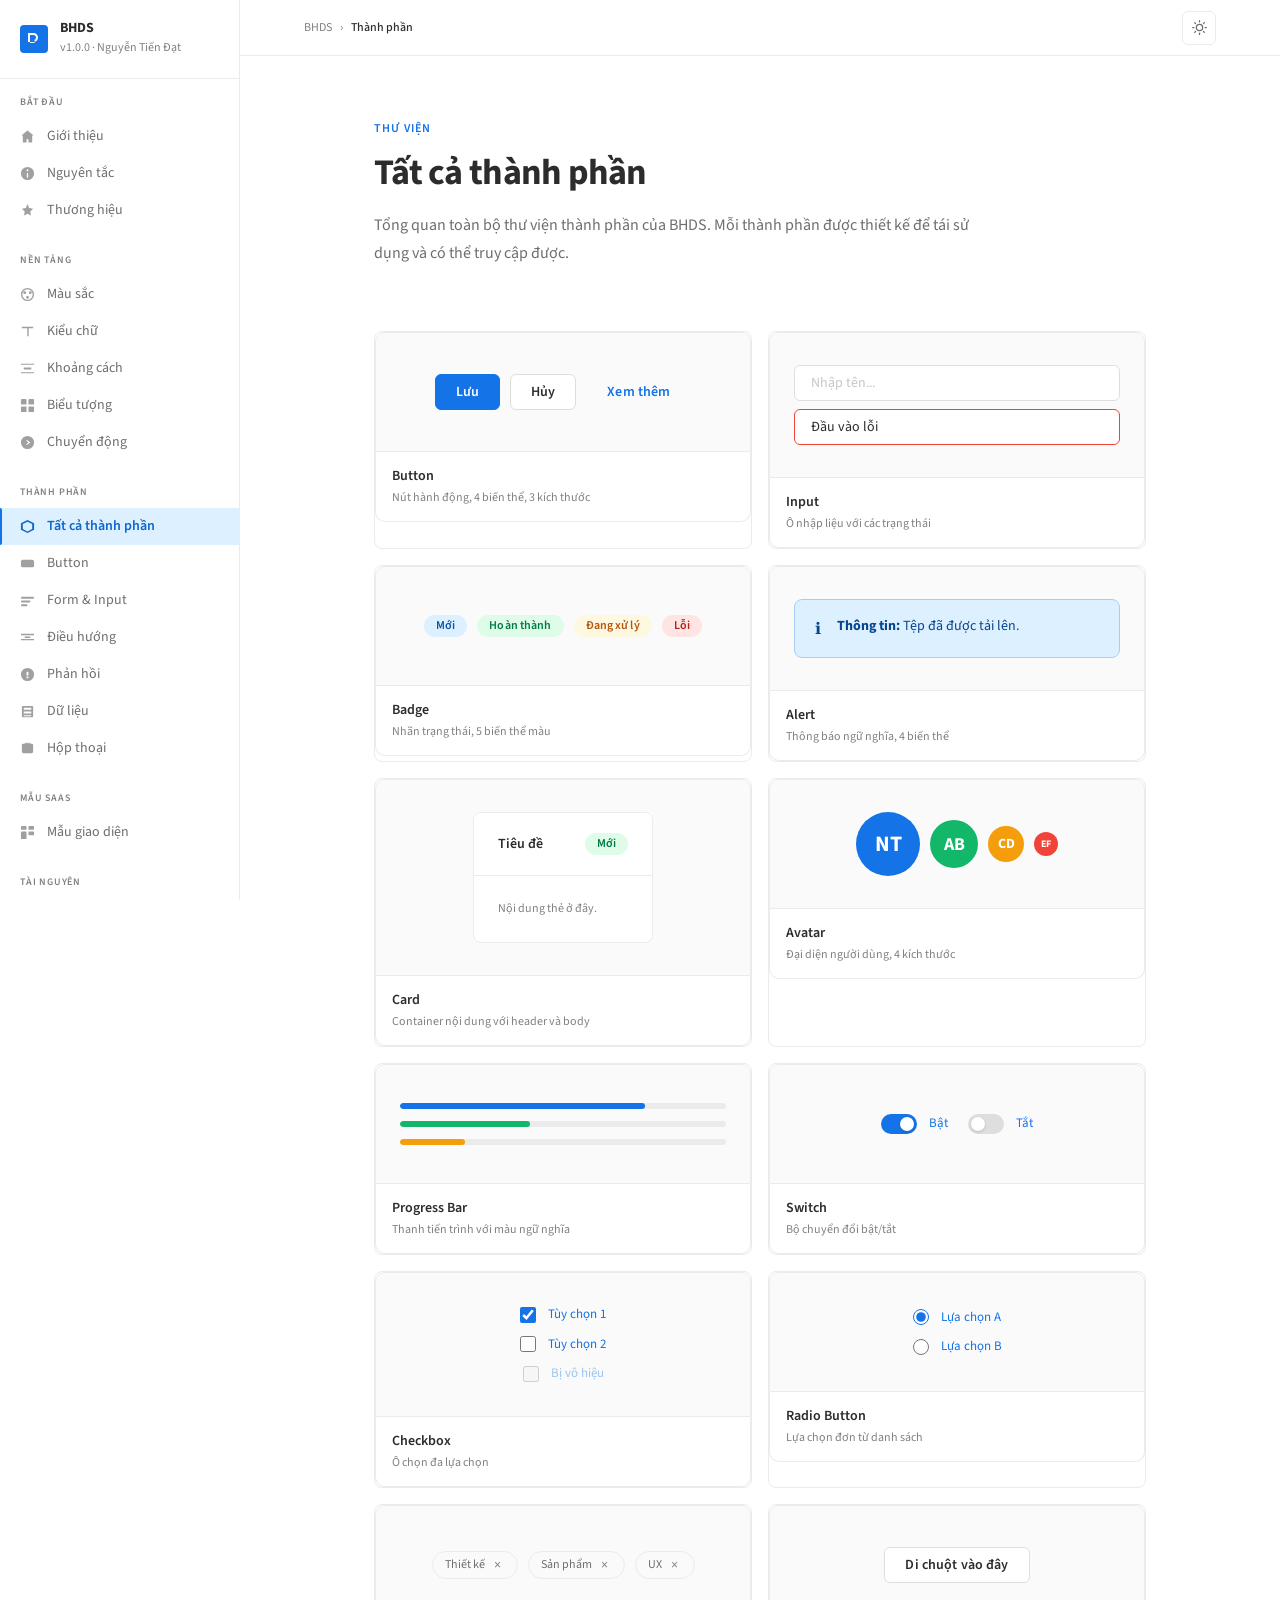
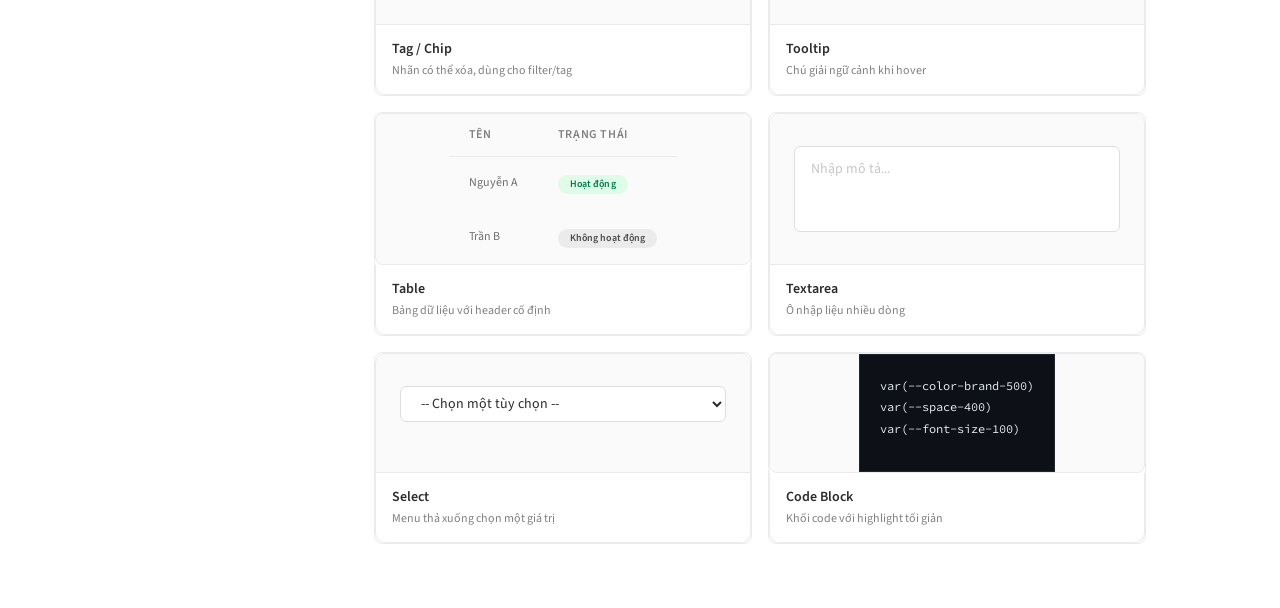
<file: components.html>
<!DOCTYPE html>
<html lang="vi">
<head>
  <meta charset="UTF-8" />
  <meta name="viewport" content="width=device-width, initial-scale=1.0" />
  <title>Thành phần — BHDS</title>
  <link rel="stylesheet" href="styles.css" />
  <link rel="icon" type="image/svg+xml" href="data:image/svg+xml,<svg xmlns='http://www.w3.org/2000/svg' viewBox='0 0 32 32'><rect width='32' height='32' rx='6' fill='%231473E6'/><text x='50%' y='54%' dominant-baseline='middle' text-anchor='middle' fill='white' font-size='14' font-family='Inter,sans-serif' font-weight='700'>B</text></svg>" />
  <style>
    .component-grid { display: grid; grid-template-columns: repeat(auto-fill, minmax(260px, 1fr)); gap: 16px; }
    .component-card { display: flex; flex-direction: column; text-decoration: none; }
    .component-card:hover { text-decoration: none; }
    .component-preview {
      background: var(--color-neutral-50);
      border: 1px solid var(--color-neutral-200);
      border-radius: 10px 10px 0 0;
      padding: 32px 24px;
      display: flex; align-items: center; justify-content: center;
      min-height: 120px;
      gap: 10px;
      flex-wrap: wrap;
    }
    .component-info {
      padding: 14px 16px;
      background: white;
      border: 1px solid var(--color-neutral-200);
      border-top: none;
      border-radius: 0 0 10px 10px;
    }
    .component-name { font-weight: 600; font-size: 14px; color: var(--color-neutral-900); margin-bottom: 2px; }
    .component-desc { font-size: 12px; color: var(--color-neutral-600); }
  </style>
</head>
<body>
  <div class="shell">
    <div class="sidebar-overlay" id="sidebarOverlay"></div>
    <aside class="sidebar" id="sidebar">
      <a class="sidebar-logo" href="index.html">
        <div class="sidebar-logo-mark"><svg viewBox="0 0 16 16"><path d="M2 2h5.5a4.5 4.5 0 0 1 0 9H2V2zm2 2v5h3.5a2.5 2.5 0 0 0 0-5H4zm0 5v3h3.5a1.5 1.5 0 1 0 0-3H4z"/></svg></div>
        <div class="sidebar-logo-text"><span class="sidebar-logo-name">BHDS</span><span class="sidebar-logo-version">v1.0.0 · Nguyễn Tiến Đạt</span></div>
      </a>
      <nav class="sidebar-nav">
        <div class="sidebar-group">
          <div class="sidebar-group-label">Bắt đầu</div>
          <a class="sidebar-item" href="index.html"><svg viewBox="0 0 16 16" fill="currentColor"><path d="M8 1.5L1.5 7H3v7.5h4V11h2v3.5h4V7h1.5L8 1.5z"/></svg>Giới thiệu</a>
          <a class="sidebar-item" href="principles.html"><svg viewBox="0 0 16 16" fill="currentColor"><path d="M8 1a7 7 0 1 0 0 14A7 7 0 0 0 8 1zM7 4.5a1 1 0 1 1 2 0 1 1 0 0 1-2 0zm1 3a.75.75 0 0 1 .75.75v3.5a.75.75 0 0 1-1.5 0v-3.5A.75.75 0 0 1 8 7.5z"/></svg>Nguyên tắc</a>
          <a class="sidebar-item" href="branding.html"><svg viewBox="0 0 16 16" fill="currentColor"><path d="M8 1l1.8 4.2 4.2.8-3 3 .7 4.3L8 11.5l-3.7 1.8.7-4.3-3-3 4.2-.8L8 1z"/></svg>Thương hiệu</a>
        </div>
        <div class="sidebar-group">
          <div class="sidebar-group-label">Nền tảng</div>
          <a class="sidebar-item" href="colors.html"><svg viewBox="0 0 16 16" fill="currentColor"><path d="M8 1a7 7 0 1 0 0 14A7 7 0 0 0 8 1zM2.5 8a5.5 5.5 0 1 1 11 0 5.5 5.5 0 0 1-11 0z"/><circle cx="5" cy="6" r="1.5"/><circle cx="11" cy="6" r="1.5"/><circle cx="8" cy="11" r="1.5"/></svg>Màu sắc</a>
          <a class="sidebar-item" href="typography.html"><svg viewBox="0 0 16 16" fill="currentColor"><path d="M2 3h12v1.5H9.25V13h-1.5V4.5H2V3z"/></svg>Kiểu chữ</a>
          <a class="sidebar-item" href="spacing.html"><svg viewBox="0 0 16 16" fill="currentColor"><path d="M1 3h14v1H1zm0 9h14v1H1zM4 7h8v2H4z"/></svg>Khoảng cách</a>
          <a class="sidebar-item" href="icons.html"><svg viewBox="0 0 16 16" fill="currentColor"><rect x="1" y="1" width="6" height="6" rx="1"/><rect x="9" y="1" width="6" height="6" rx="1"/><rect x="1" y="9" width="6" height="6" rx="1"/><rect x="9" y="9" width="6" height="6" rx="1"/></svg>Biểu tượng</a>
          <a class="sidebar-item" href="motion.html"><svg viewBox="0 0 16 16" fill="currentColor"><path d="M8 1a7 7 0 1 0 0 14A7 7 0 0 0 8 1zm-1 5.5V5l4 3-4 3V9.5l2-1.5-2-1.5z"/></svg>Chuyển động</a>
        </div>
        <div class="sidebar-group">
          <div class="sidebar-group-label">Thành phần</div>
          <a class="sidebar-item active" href="components.html"><svg viewBox="0 0 16 16" fill="currentColor"><path d="M8 1L1 4.5v7L8 15l7-3.5v-7L8 1zm0 1.8 5 2.5v5.4l-5 2.5-5-2.5V5.3l5-2.5z"/></svg>Tất cả thành phần</a>
          <a class="sidebar-item" href="buttons.html"><svg viewBox="0 0 16 16" fill="currentColor"><rect x="1" y="4" width="14" height="8" rx="2"/></svg>Button</a>
          <a class="sidebar-item" href="forms.html"><svg viewBox="0 0 16 16" fill="currentColor"><rect x="1" y="4" width="14" height="2" rx="1"/><rect x="1" y="8" width="10" height="2" rx="1"/><rect x="1" y="12" width="7" height="2" rx="1"/></svg>Form & Input</a>
          <a class="sidebar-item" href="navigation.html"><svg viewBox="0 0 16 16" fill="currentColor"><path d="M1 4h14v1.5H1zm0 5.5h14V11H1zM5 7h6v1.5H5z"/></svg>Điều hướng</a>
          <a class="sidebar-item" href="feedback.html"><svg viewBox="0 0 16 16" fill="currentColor"><path d="M8 1a7 7 0 1 0 0 14A7 7 0 0 0 8 1zM7 5h2v4H7V5zm0 5h2v2H7v-2z"/></svg>Phản hồi</a>
          <a class="sidebar-item" href="data.html"><svg viewBox="0 0 16 16" fill="currentColor"><path d="M3 2h10a1 1 0 0 1 1 1v10a1 1 0 0 1-1 1H3a1 1 0 0 1-1-1V3a1 1 0 0 1 1-1zm1 2v2h8V4H4zm0 4v2h8V8H4zm0 4v1h8v-1H4z"/></svg>Dữ liệu</a>
          <a class="sidebar-item" href="modals.html"><svg viewBox="0 0 16 16" fill="currentColor"><rect x="2" y="3" width="12" height="10" rx="1.5"/><path d="M5 3V2h6v1"/></svg>Hộp thoại</a>
        </div>
        <div class="sidebar-group">
          <div class="sidebar-group-label">Mẫu SaaS</div>
          <a class="sidebar-item" href="patterns.html"><svg viewBox="0 0 16 16" fill="currentColor"><rect x="1" y="1" width="6" height="4" rx="1"/><rect x="9" y="1" width="6" height="4" rx="1"/><rect x="1" y="7" width="6" height="8" rx="1"/><rect x="9" y="7" width="6" height="4" rx="1"/></svg>Mẫu giao diện</a>
        </div>
        <div class="sidebar-group">
          <div class="sidebar-group-label">Tài nguyên</div>
          <a class="sidebar-item" href="tokens.html"><svg viewBox="0 0 16 16" fill="currentColor"><path d="M8 1L1 4.5V8c0 3.3 2.9 6.4 7 7 4.1-.6 7-3.7 7-7V4.5L8 1z"/></svg>Design Tokens</a>
          <a class="sidebar-item" href="changelog.html"><svg viewBox="0 0 16 16" fill="currentColor"><path d="M3 2h10a1 1 0 0 1 1 1v10a1 1 0 0 1-1 1H3a1 1 0 0 1-1-1V3a1 1 0 0 1 1-1zm1 2v1h8V4H4zm0 3v1h8V7H4zm0 3v1h5v-1H4z"/></svg>Nhật ký thay đổi</a>
        </div>
      </nav>
      <div class="sidebar-footer">© 2025 Nguyễn Tiến Đạt</div>
    </aside>

    <div class="main">
      <div class="topbar">
        <button class="hamburger" id="hamburger" aria-label="Mở menu"><svg width="18" height="18" viewBox="0 0 18 18" fill="currentColor"><rect y="2" width="18" height="2" rx="1"/><rect y="8" width="18" height="2" rx="1"/><rect y="14" width="18" height="2" rx="1"/></svg></button>
        <div class="topbar-breadcrumb"><span>BHDS</span><span>›</span><span class="current">Thành phần</span></div>
        <div class="topbar-actions">
          <button class="theme-toggle" id="themeToggle" aria-label="Chuyển giao diện" title="Giao diện sáng/tối">
            <svg class="icon-sun" width="15" height="15" viewBox="0 0 24 24" fill="none" stroke="currentColor" stroke-width="2" stroke-linecap="round" stroke-linejoin="round"><circle cx="12" cy="12" r="5"/><line x1="12" y1="1" x2="12" y2="3"/><line x1="12" y1="21" x2="12" y2="23"/><line x1="4.22" y1="4.22" x2="5.64" y2="5.64"/><line x1="18.36" y1="18.36" x2="19.78" y2="19.78"/><line x1="1" y1="12" x2="3" y2="12"/><line x1="21" y1="12" x2="23" y2="12"/><line x1="4.22" y1="19.78" x2="5.64" y2="18.36"/><line x1="18.36" y1="5.64" x2="19.78" y2="4.22"/></svg>
            <svg class="icon-moon" width="15" height="15" viewBox="0 0 24 24" fill="none" stroke="currentColor" stroke-width="2" stroke-linecap="round" stroke-linejoin="round"><path d="M21 12.79A9 9 0 1 1 11.21 3 7 7 0 0 0 21 12.79z"/></svg>
          </button>
        </div>
      </div>

      <div class="page-content">
        <div class="page-header">
          <div class="page-eyebrow">Thư viện</div>
          <h1 class="page-title">Tất cả thành phần</h1>
          <p class="page-desc">Tổng quan toàn bộ thư viện thành phần của BHDS. Mỗi thành phần được thiết kế để tái sử dụng và có thể truy cập được.</p>
        </div>

        <div class="component-grid">

          <!-- Button -->
          <a href="buttons.html" class="component-card card">
            <div class="component-preview">
              <button class="btn btn-primary">Lưu</button>
              <button class="btn btn-secondary">Hủy</button>
              <button class="btn btn-ghost">Xem thêm</button>
            </div>
            <div class="component-info">
              <div class="component-name">Button</div>
              <div class="component-desc">Nút hành động, 4 biến thể, 3 kích thước</div>
            </div>
          </a>

          <!-- Input -->
          <a href="forms.html" class="component-card card">
            <div class="component-preview" style="flex-direction:column;align-items:stretch;gap:8px;">
              <input class="input" placeholder="Nhập tên..." style="width:100%;">
              <input class="input error" value="Đầu vào lỗi" style="width:100%;">
            </div>
            <div class="component-info">
              <div class="component-name">Input</div>
              <div class="component-desc">Ô nhập liệu với các trạng thái</div>
            </div>
          </a>

          <!-- Badge -->
          <a href="feedback.html" class="component-card card">
            <div class="component-preview">
              <span class="badge badge-brand">Mới</span>
              <span class="badge badge-success">Hoàn thành</span>
              <span class="badge badge-warning">Đang xử lý</span>
              <span class="badge badge-danger">Lỗi</span>
            </div>
            <div class="component-info">
              <div class="component-name">Badge</div>
              <div class="component-desc">Nhãn trạng thái, 5 biến thể màu</div>
            </div>
          </a>

          <!-- Alert -->
          <a href="feedback.html" class="component-card card">
            <div class="component-preview" style="flex-direction:column;align-items:stretch;width:100%;">
              <div class="alert alert-info" style="margin:0;">
                <span class="alert-icon">ℹ</span>
                <div class="alert-body"><strong>Thông tin:</strong> Tệp đã được tải lên.</div>
              </div>
            </div>
            <div class="component-info">
              <div class="component-name">Alert</div>
              <div class="component-desc">Thông báo ngữ nghĩa, 4 biến thể</div>
            </div>
          </a>

          <!-- Card -->
          <a href="components.html" class="component-card card">
            <div class="component-preview">
              <div class="card" style="width:180px;">
                <div class="card-header"><span class="card-title">Tiêu đề</span><span class="badge badge-success">Mới</span></div>
                <div class="card-body" style="font-size:12px;color:var(--color-neutral-600);">Nội dung thẻ ở đây.</div>
              </div>
            </div>
            <div class="component-info">
              <div class="component-name">Card</div>
              <div class="component-desc">Container nội dung với header và body</div>
            </div>
          </a>

          <!-- Avatar -->
          <a href="components.html" class="component-card card">
            <div class="component-preview">
              <div class="avatar avatar-xl" style="background:#1473E6;">NT</div>
              <div class="avatar avatar-lg" style="background:#12B76A;">AB</div>
              <div class="avatar avatar-md" style="background:#F59E0B;">CD</div>
              <div class="avatar avatar-sm" style="background:#F04438;">EF</div>
            </div>
            <div class="component-info">
              <div class="component-name">Avatar</div>
              <div class="component-desc">Đại diện người dùng, 4 kích thước</div>
            </div>
          </a>

          <!-- Progress -->
          <a href="feedback.html" class="component-card card">
            <div class="component-preview" style="flex-direction:column;gap:12px;width:100%;align-items:stretch;">
              <div class="progress"><div class="progress-fill" data-value="75" style="width:0;"></div></div>
              <div class="progress"><div class="progress-fill" data-value="40" style="width:0;background:var(--color-success-500);"></div></div>
              <div class="progress"><div class="progress-fill" data-value="20" style="width:0;background:var(--color-warning-500);"></div></div>
            </div>
            <div class="component-info">
              <div class="component-name">Progress Bar</div>
              <div class="component-desc">Thanh tiến trình với màu ngữ nghĩa</div>
            </div>
          </a>

          <!-- Switch -->
          <a href="forms.html" class="component-card card">
            <div class="component-preview" style="gap:20px;">
              <label class="switch-wrap">
                <label class="switch"><input type="checkbox" checked><span class="switch-track"></span></label>
                <span style="font-size:13px;">Bật</span>
              </label>
              <label class="switch-wrap">
                <label class="switch"><input type="checkbox"><span class="switch-track"></span></label>
                <span style="font-size:13px;">Tắt</span>
              </label>
            </div>
            <div class="component-info">
              <div class="component-name">Switch</div>
              <div class="component-desc">Bộ chuyển đổi bật/tắt</div>
            </div>
          </a>

          <!-- Checkbox -->
          <a href="forms.html" class="component-card card">
            <div class="component-preview" style="flex-direction:column;gap:10px;">
              <label class="checkbox-wrap"><input type="checkbox" checked> <span style="font-size:13px;">Tùy chọn 1</span></label>
              <label class="checkbox-wrap"><input type="checkbox"> <span style="font-size:13px;">Tùy chọn 2</span></label>
              <label class="checkbox-wrap"><input type="checkbox" disabled> <span style="font-size:13px;opacity:.4;">Bị vô hiệu</span></label>
            </div>
            <div class="component-info">
              <div class="component-name">Checkbox</div>
              <div class="component-desc">Ô chọn đa lựa chọn</div>
            </div>
          </a>

          <!-- Radio -->
          <a href="forms.html" class="component-card card">
            <div class="component-preview" style="flex-direction:column;gap:10px;">
              <label class="radio-wrap"><input type="radio" name="demo" checked> <span style="font-size:13px;">Lựa chọn A</span></label>
              <label class="radio-wrap"><input type="radio" name="demo"> <span style="font-size:13px;">Lựa chọn B</span></label>
            </div>
            <div class="component-info">
              <div class="component-name">Radio Button</div>
              <div class="component-desc">Lựa chọn đơn từ danh sách</div>
            </div>
          </a>

          <!-- Tag/Chip -->
          <a href="components.html" class="component-card card">
            <div class="component-preview">
              <span class="tag">Thiết kế <button class="tag-remove">×</button></span>
              <span class="tag">Sản phẩm <button class="tag-remove">×</button></span>
              <span class="tag">UX <button class="tag-remove">×</button></span>
            </div>
            <div class="component-info">
              <div class="component-name">Tag / Chip</div>
              <div class="component-desc">Nhãn có thể xóa, dùng cho filter/tag</div>
            </div>
          </a>

          <!-- Tooltip -->
          <a href="components.html" class="component-card card">
            <div class="component-preview">
              <div class="tooltip-wrap">
                <button class="btn btn-secondary">Di chuột vào đây</button>
                <div class="tooltip">Đây là tooltip gợi ý</div>
              </div>
            </div>
            <div class="component-info">
              <div class="component-name">Tooltip</div>
              <div class="component-desc">Chú giải ngữ cảnh khi hover</div>
            </div>
          </a>

          <!-- Table -->
          <a href="components.html" class="component-card card">
            <div class="component-preview" style="width:100%;padding:0;overflow:hidden;border-radius:8px;">
              <div class="table-wrap" style="border:none;border-radius:0;">
                <table>
                  <thead><tr><th>Tên</th><th>Trạng thái</th></tr></thead>
                  <tbody>
                    <tr><td style="font-size:12px;">Nguyễn A</td><td><span class="badge badge-success" style="font-size:10px;">Hoạt động</span></td></tr>
                    <tr><td style="font-size:12px;">Trần B</td><td><span class="badge badge-neutral" style="font-size:10px;">Không hoạt động</span></td></tr>
                  </tbody>
                </table>
              </div>
            </div>
            <div class="component-info">
              <div class="component-name">Table</div>
              <div class="component-desc">Bảng dữ liệu với header cố định</div>
            </div>
          </a>

          <!-- Textarea -->
          <a href="forms.html" class="component-card card">
            <div class="component-preview" style="width:100%;align-items:stretch;">
              <textarea class="input" rows="3" placeholder="Nhập mô tả..." style="width:100%;resize:none;"></textarea>
            </div>
            <div class="component-info">
              <div class="component-name">Textarea</div>
              <div class="component-desc">Ô nhập liệu nhiều dòng</div>
            </div>
          </a>

          <!-- Select -->
          <a href="forms.html" class="component-card card">
            <div class="component-preview" style="width:100%;align-items:stretch;">
              <select class="input" style="width:100%;">
                <option>-- Chọn một tùy chọn --</option>
                <option>Tùy chọn 1</option>
                <option>Tùy chọn 2</option>
              </select>
            </div>
            <div class="component-info">
              <div class="component-name">Select</div>
              <div class="component-desc">Menu thả xuống chọn một giá trị</div>
            </div>
          </a>

          <!-- Code -->
          <a href="tokens.html" class="component-card card">
            <div class="component-preview" style="width:100%;align-items:stretch;padding:0;overflow:hidden;border-radius:8px;">
              <pre style="margin:0;border-radius:0;font-size:11px;padding:20px;"><code>var(--color-brand-500)
var(--space-400)
var(--font-size-100)</code></pre>
            </div>
            <div class="component-info">
              <div class="component-name">Code Block</div>
              <div class="component-desc">Khối code với highlight tối giản</div>
            </div>
          </a>

        </div>
      </div>
    </div>
  </div>
  <script src="main.js"></script>
</body>
</html>
</file>
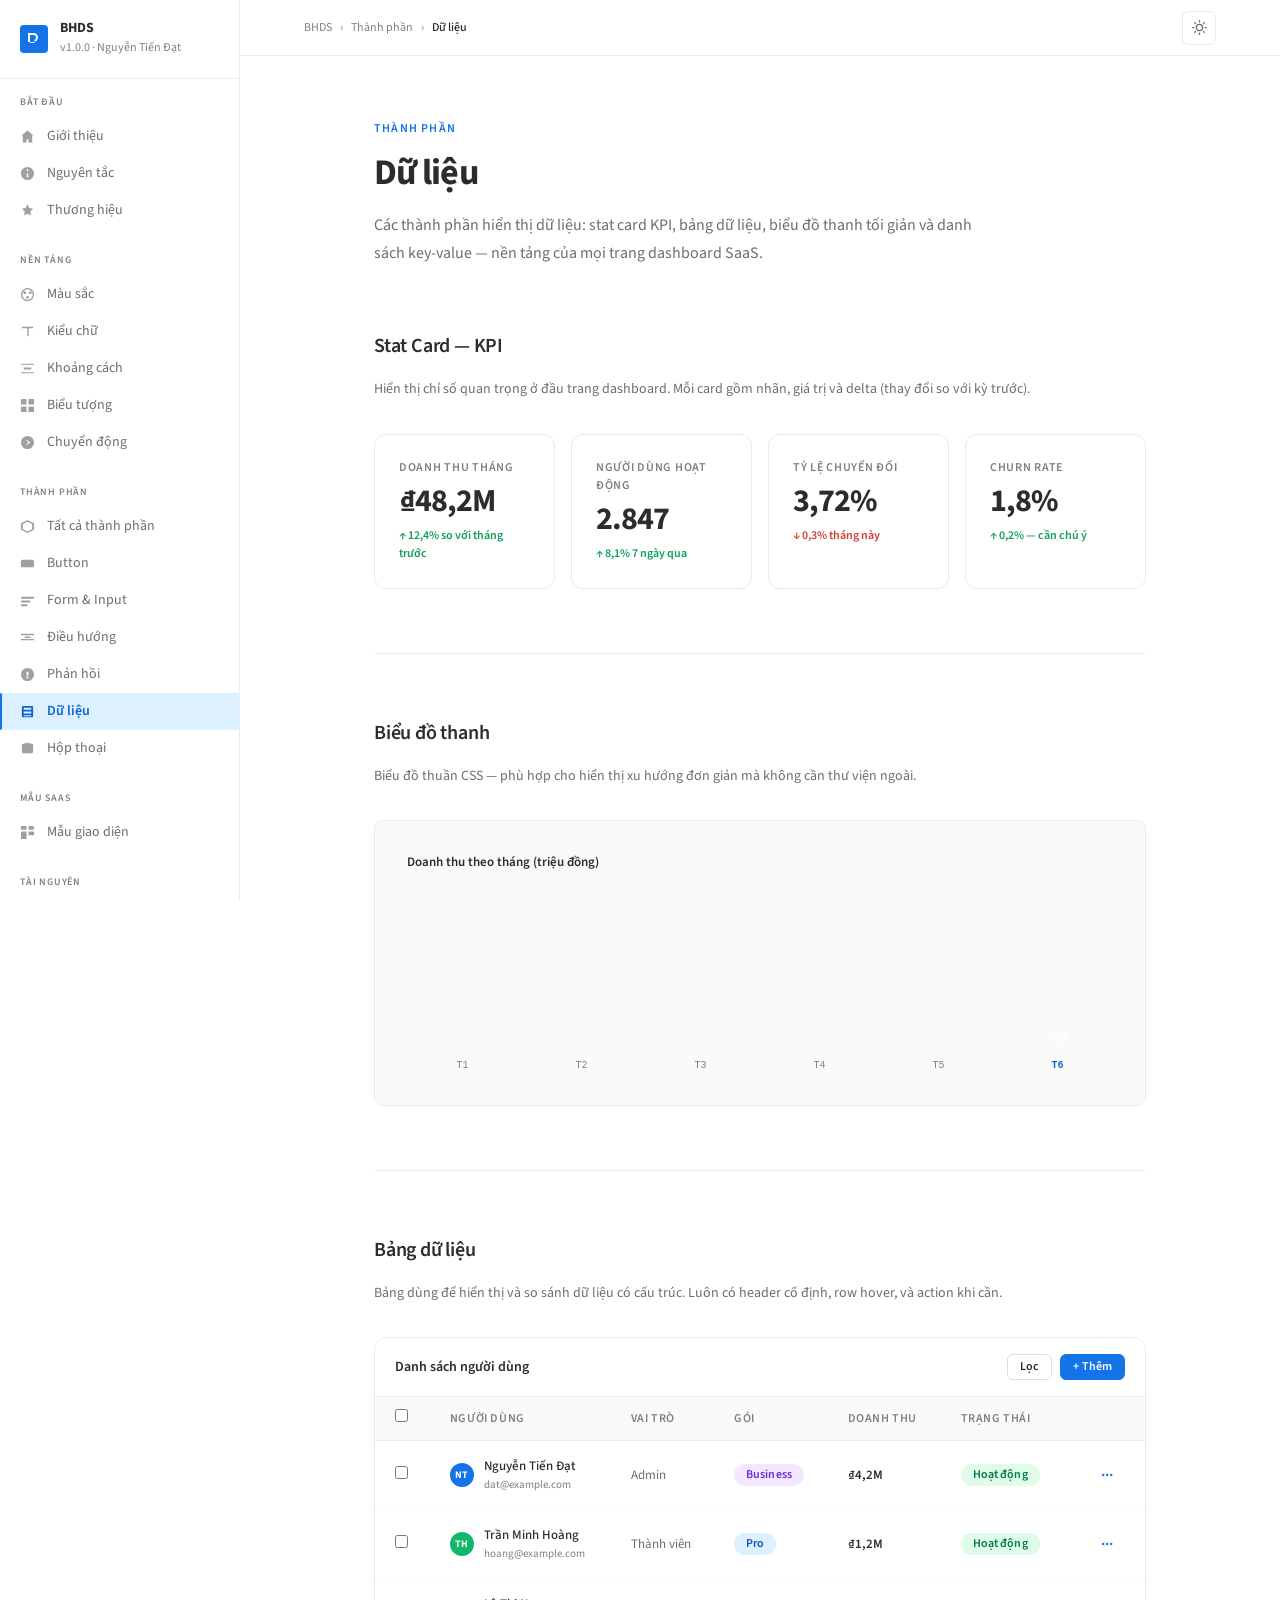
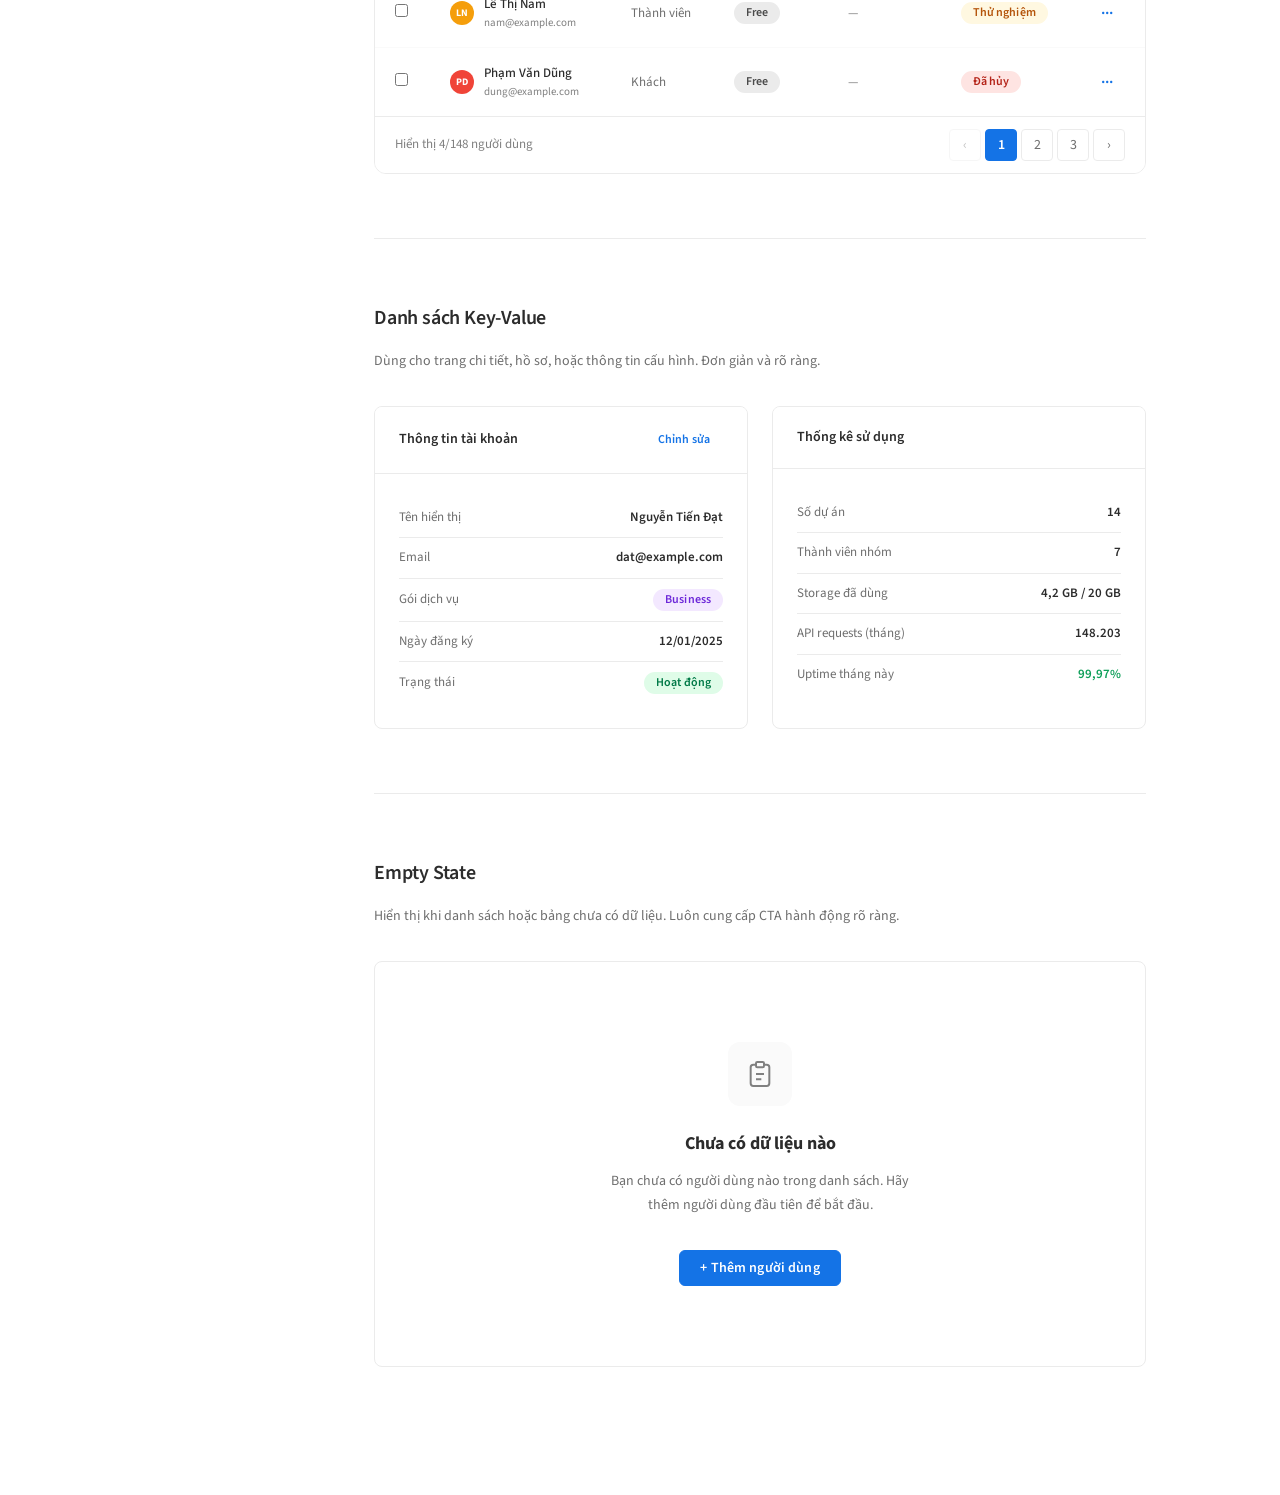
<file: data.html>
<!DOCTYPE html>
<html lang="vi">
<head>
  <meta charset="UTF-8" />
  <meta name="viewport" content="width=device-width, initial-scale=1.0" />
  <title>Dữ liệu — BHDS</title>
  <link rel="stylesheet" href="styles.css" />
  <link rel="icon" type="image/svg+xml" href="data:image/svg+xml,<svg xmlns='http://www.w3.org/2000/svg' viewBox='0 0 32 32'><rect width='32' height='32' rx='6' fill='%231473E6'/><text x='50%' y='54%' dominant-baseline='middle' text-anchor='middle' fill='white' font-size='14' font-family='Source Sans 3,sans-serif' font-weight='700'>B</text></svg>" />
  <style>
    .stats-grid { display: grid; grid-template-columns: repeat(4,1fr); gap: 16px; }
    .chart-bar-wrap { display: flex; flex-direction: column; align-items: center; gap: 6px; }
    .chart-bar-col { width: 36px; background: var(--color-brand-200); border-radius: 4px 4px 0 0; position: relative; transition: background .15s; }
    .chart-bar-col:hover { background: var(--color-brand-400); }
    .chart-bar-label { font-size: 10px; font-family: monospace; color: var(--text-tertiary); }
    .chart-bar-value { position: absolute; top: -20px; left: 50%; transform: translateX(-50%); font-size: 10px; font-weight: 700; color: var(--color-brand-700); white-space: nowrap; opacity: 0; transition: opacity .15s; }
    .chart-bar-col:hover .chart-bar-value { opacity: 1; }
    [data-theme="dark"] .chart-bar-value { color: var(--color-brand-400); }
    .kv-list { display: flex; flex-direction: column; gap: 0; }
    .kv-row { display: flex; justify-content: space-between; align-items: center; padding: 10px 0; border-bottom: 1px solid var(--border-default); font-size: 13px; }
    .kv-row:last-child { border-bottom: none; }
    .kv-key { color: var(--text-secondary); }
    .kv-val { font-weight: 600; color: var(--text-primary); }
  </style>
</head>
<body>
  <div class="shell">
    <div class="sidebar-overlay" id="sidebarOverlay"></div>
    <aside class="sidebar" id="sidebar">
      <a class="sidebar-logo" href="index.html">
        <div class="sidebar-logo-mark"><svg viewBox="0 0 16 16"><path d="M2 2h5.5a4.5 4.5 0 0 1 0 9H2V2zm2 2v5h3.5a2.5 2.5 0 0 0 0-5H4zm0 5v3h3.5a1.5 1.5 0 1 0 0-3H4z"/></svg></div>
        <div class="sidebar-logo-text"><span class="sidebar-logo-name">BHDS</span><span class="sidebar-logo-version">v1.0.0 · Nguyễn Tiến Đạt</span></div>
      </a>
      <nav class="sidebar-nav">
        <div class="sidebar-group">
          <div class="sidebar-group-label">Bắt đầu</div>
          <a class="sidebar-item" href="index.html"><svg viewBox="0 0 16 16" fill="currentColor"><path d="M8 1.5L1.5 7H3v7.5h4V11h2v3.5h4V7h1.5L8 1.5z"/></svg>Giới thiệu</a>
          <a class="sidebar-item" href="principles.html"><svg viewBox="0 0 16 16" fill="currentColor"><path d="M8 1a7 7 0 1 0 0 14A7 7 0 0 0 8 1zM7 4.5a1 1 0 1 1 2 0 1 1 0 0 1-2 0zm1 3a.75.75 0 0 1 .75.75v3.5a.75.75 0 0 1-1.5 0v-3.5A.75.75 0 0 1 8 7.5z"/></svg>Nguyên tắc</a>
          <a class="sidebar-item" href="branding.html"><svg viewBox="0 0 16 16" fill="currentColor"><path d="M8 1l1.8 4.2 4.2.8-3 3 .7 4.3L8 11.5l-3.7 1.8.7-4.3-3-3 4.2-.8L8 1z"/></svg>Thương hiệu</a>
        </div>
        <div class="sidebar-group">
          <div class="sidebar-group-label">Nền tảng</div>
          <a class="sidebar-item" href="colors.html"><svg viewBox="0 0 16 16" fill="currentColor"><path d="M8 1a7 7 0 1 0 0 14A7 7 0 0 0 8 1zM2.5 8a5.5 5.5 0 1 1 11 0 5.5 5.5 0 0 1-11 0z"/><circle cx="5" cy="6" r="1.5"/><circle cx="11" cy="6" r="1.5"/><circle cx="8" cy="11" r="1.5"/></svg>Màu sắc</a>
          <a class="sidebar-item" href="typography.html"><svg viewBox="0 0 16 16" fill="currentColor"><path d="M2 3h12v1.5H9.25V13h-1.5V4.5H2V3z"/></svg>Kiểu chữ</a>
          <a class="sidebar-item" href="spacing.html"><svg viewBox="0 0 16 16" fill="currentColor"><path d="M1 3h14v1H1zm0 9h14v1H1zM4 7h8v2H4z"/></svg>Khoảng cách</a>
          <a class="sidebar-item" href="icons.html"><svg viewBox="0 0 16 16" fill="currentColor"><rect x="1" y="1" width="6" height="6" rx="1"/><rect x="9" y="1" width="6" height="6" rx="1"/><rect x="1" y="9" width="6" height="6" rx="1"/><rect x="9" y="9" width="6" height="6" rx="1"/></svg>Biểu tượng</a>
          <a class="sidebar-item" href="motion.html"><svg viewBox="0 0 16 16" fill="currentColor"><path d="M8 1a7 7 0 1 0 0 14A7 7 0 0 0 8 1zm-1 5.5V5l4 3-4 3V9.5l2-1.5-2-1.5z"/></svg>Chuyển động</a>
        </div>
        <div class="sidebar-group">
          <div class="sidebar-group-label">Thành phần</div>
          <a class="sidebar-item" href="components.html"><svg viewBox="0 0 16 16" fill="currentColor"><path d="M8 1L1 4.5v7L8 15l7-3.5v-7L8 1zm0 1.8 5 2.5v5.4l-5 2.5-5-2.5V5.3l5-2.5z"/></svg>Tất cả thành phần</a>
          <a class="sidebar-item" href="buttons.html"><svg viewBox="0 0 16 16" fill="currentColor"><rect x="1" y="4" width="14" height="8" rx="2"/></svg>Button</a>
          <a class="sidebar-item" href="forms.html"><svg viewBox="0 0 16 16" fill="currentColor"><rect x="1" y="4" width="14" height="2" rx="1"/><rect x="1" y="8" width="10" height="2" rx="1"/><rect x="1" y="12" width="7" height="2" rx="1"/></svg>Form & Input</a>
          <a class="sidebar-item" href="navigation.html"><svg viewBox="0 0 16 16" fill="currentColor"><path d="M1 4h14v1.5H1zm0 5.5h14V11H1zM5 7h6v1.5H5z"/></svg>Điều hướng</a>
          <a class="sidebar-item" href="feedback.html"><svg viewBox="0 0 16 16" fill="currentColor"><path d="M8 1a7 7 0 1 0 0 14A7 7 0 0 0 8 1zM7 5h2v4H7V5zm0 5h2v2H7v-2z"/></svg>Phản hồi</a>
          <a class="sidebar-item active" href="data.html"><svg viewBox="0 0 16 16" fill="currentColor"><path d="M3 2h10a1 1 0 0 1 1 1v10a1 1 0 0 1-1 1H3a1 1 0 0 1-1-1V3a1 1 0 0 1 1-1zm1 2v2h8V4H4zm0 4v2h8V8H4zm0 4v1h8v-1H4z"/></svg>Dữ liệu</a>
          <a class="sidebar-item" href="modals.html"><svg viewBox="0 0 16 16" fill="currentColor"><rect x="2" y="3" width="12" height="10" rx="1.5"/><path d="M5 3V2h6v1"/></svg>Hộp thoại</a>
        </div>
        <div class="sidebar-group">
          <div class="sidebar-group-label">Mẫu SaaS</div>
          <a class="sidebar-item" href="patterns.html"><svg viewBox="0 0 16 16" fill="currentColor"><rect x="1" y="1" width="6" height="4" rx="1"/><rect x="9" y="1" width="6" height="4" rx="1"/><rect x="1" y="7" width="6" height="8" rx="1"/><rect x="9" y="7" width="6" height="4" rx="1"/></svg>Mẫu giao diện</a>
        </div>
        <div class="sidebar-group">
          <div class="sidebar-group-label">Tài nguyên</div>
          <a class="sidebar-item" href="tokens.html"><svg viewBox="0 0 16 16" fill="currentColor"><path d="M8 1L1 4.5V8c0 3.3 2.9 6.4 7 7 4.1-.6 7-3.7 7-7V4.5L8 1z"/></svg>Design Tokens</a>
          <a class="sidebar-item" href="changelog.html"><svg viewBox="0 0 16 16" fill="currentColor"><path d="M3 2h10a1 1 0 0 1 1 1v10a1 1 0 0 1-1 1H3a1 1 0 0 1-1-1V3a1 1 0 0 1 1-1zm1 2v1h8V4H4zm0 3v1h8V7H4zm0 3v1h5v-1H4z"/></svg>Nhật ký thay đổi</a>
        </div>
      </nav>
      <div class="sidebar-footer">© 2025 Nguyễn Tiến Đạt</div>
    </aside>

    <div class="main">
      <div class="topbar">
        <button class="hamburger" id="hamburger" aria-label="Mở menu"><svg width="18" height="18" viewBox="0 0 18 18" fill="currentColor"><rect y="2" width="18" height="2" rx="1"/><rect y="8" width="18" height="2" rx="1"/><rect y="14" width="18" height="2" rx="1"/></svg></button>
        <div class="topbar-breadcrumb"><span>BHDS</span><span>›</span><span>Thành phần</span><span>›</span><span class="current">Dữ liệu</span></div>
        <div class="topbar-actions">
          <button class="theme-toggle" id="themeToggle" aria-label="Chuyển giao diện" title="Giao diện sáng/tối">
            <svg class="icon-sun" width="15" height="15" viewBox="0 0 24 24" fill="none" stroke="currentColor" stroke-width="2" stroke-linecap="round" stroke-linejoin="round"><circle cx="12" cy="12" r="5"/><line x1="12" y1="1" x2="12" y2="3"/><line x1="12" y1="21" x2="12" y2="23"/><line x1="4.22" y1="4.22" x2="5.64" y2="5.64"/><line x1="18.36" y1="18.36" x2="19.78" y2="19.78"/><line x1="1" y1="12" x2="3" y2="12"/><line x1="21" y1="12" x2="23" y2="12"/><line x1="4.22" y1="19.78" x2="5.64" y2="18.36"/><line x1="18.36" y1="5.64" x2="19.78" y2="4.22"/></svg>
            <svg class="icon-moon" width="15" height="15" viewBox="0 0 24 24" fill="none" stroke="currentColor" stroke-width="2" stroke-linecap="round" stroke-linejoin="round"><path d="M21 12.79A9 9 0 1 1 11.21 3 7 7 0 0 0 21 12.79z"/></svg>
          </button>
        </div>
      </div>

      <div class="page-content">
        <div class="page-header">
          <div class="page-eyebrow">Thành phần</div>
          <h1 class="page-title">Dữ liệu</h1>
          <p class="page-desc">Các thành phần hiển thị dữ liệu: stat card KPI, bảng dữ liệu, biểu đồ thanh tối giản và danh sách key-value — nền tảng của mọi trang dashboard SaaS.</p>
        </div>

        <!-- Stat Cards -->
        <div class="section">
          <h2 class="section-title">Stat Card — KPI</h2>
          <p class="section-desc">Hiển thị chỉ số quan trọng ở đầu trang dashboard. Mỗi card gồm nhãn, giá trị và delta (thay đổi so với kỳ trước).</p>
          <div class="stats-grid">
            <div class="stat-card">
              <div class="stat-label">Doanh thu tháng</div>
              <div class="stat-value">₫48,2M</div>
              <div class="stat-delta up">↑ 12,4% so với tháng trước</div>
            </div>
            <div class="stat-card">
              <div class="stat-label">Người dùng hoạt động</div>
              <div class="stat-value">2.847</div>
              <div class="stat-delta up">↑ 8,1% 7 ngày qua</div>
            </div>
            <div class="stat-card">
              <div class="stat-label">Tỷ lệ chuyển đổi</div>
              <div class="stat-value">3,72%</div>
              <div class="stat-delta down">↓ 0,3% tháng này</div>
            </div>
            <div class="stat-card">
              <div class="stat-label">Churn rate</div>
              <div class="stat-value">1,8%</div>
              <div class="stat-delta up">↑ 0,2% — cần chú ý</div>
            </div>
          </div>
        </div>

        <!-- Bar Chart -->
        <div class="section">
          <h2 class="section-title">Biểu đồ thanh</h2>
          <p class="section-desc">Biểu đồ thuần CSS — phù hợp cho hiển thị xu hướng đơn giản mà không cần thư viện ngoài.</p>
          <div class="demo-box">
            <div style="width:100%;">
              <div style="font-size:13px;font-weight:600;color:var(--text-primary);margin-bottom:20px;">Doanh thu theo tháng (triệu đồng)</div>
              <div style="display:flex;align-items:flex-end;gap:8px;height:180px;position:relative;padding-top:24px;">
                <div class="chart-bar-wrap" style="flex:1;">
                  <div class="chart-bar-col" style="height:60%"><div class="chart-bar-value">28,8</div></div>
                  <div class="chart-bar-label">T1</div>
                </div>
                <div class="chart-bar-wrap" style="flex:1;">
                  <div class="chart-bar-col" style="height:70%"><div class="chart-bar-value">33,6</div></div>
                  <div class="chart-bar-label">T2</div>
                </div>
                <div class="chart-bar-wrap" style="flex:1;">
                  <div class="chart-bar-col" style="height:55%"><div class="chart-bar-value">26,4</div></div>
                  <div class="chart-bar-label">T3</div>
                </div>
                <div class="chart-bar-wrap" style="flex:1;">
                  <div class="chart-bar-col" style="height:80%"><div class="chart-bar-value">38,4</div></div>
                  <div class="chart-bar-label">T4</div>
                </div>
                <div class="chart-bar-wrap" style="flex:1;">
                  <div class="chart-bar-col" style="height:90%"><div class="chart-bar-value">43,2</div></div>
                  <div class="chart-bar-label">T5</div>
                </div>
                <div class="chart-bar-wrap" style="flex:1;">
                  <div class="chart-bar-col" style="height:100%;background:var(--color-brand-500);"><div class="chart-bar-value" style="opacity:1;color:white;top:-22px;">48,2</div></div>
                  <div class="chart-bar-label" style="font-weight:700;color:var(--color-brand-600);">T6</div>
                </div>
              </div>
            </div>
          </div>
        </div>

        <!-- Data Table -->
        <div class="section">
          <h2 class="section-title">Bảng dữ liệu</h2>
          <p class="section-desc">Bảng dùng để hiển thị và so sánh dữ liệu có cấu trúc. Luôn có header cố định, row hover, và action khi cần.</p>
          <div style="border:1px solid var(--border-default);border-radius:12px;overflow:hidden;">
            <div style="display:flex;align-items:center;justify-content:space-between;padding:16px 20px;border-bottom:1px solid var(--border-default);background:var(--surface-base);">
              <div style="font-size:14px;font-weight:600;color:var(--text-primary);">Danh sách người dùng</div>
              <div style="display:flex;gap:8px;">
                <button class="btn btn-secondary btn-sm">Lọc</button>
                <button class="btn btn-primary btn-sm">+ Thêm</button>
              </div>
            </div>
            <div class="table-wrap" style="border:none;border-radius:0;">
              <table>
                <thead><tr><th><input type="checkbox" style="accent-color:var(--color-brand-500);"></th><th>Người dùng</th><th>Vai trò</th><th>Gói</th><th>Doanh thu</th><th>Trạng thái</th><th></th></tr></thead>
                <tbody>
                  <tr>
                    <td><input type="checkbox" style="accent-color:var(--color-brand-500);"></td>
                    <td><div style="display:flex;align-items:center;gap:10px;"><div class="avatar avatar-sm" style="background:#1473E6;">NT</div><div><div style="font-size:13px;font-weight:500;color:var(--text-primary);">Nguyễn Tiến Đạt</div><div style="font-size:11px;color:var(--text-tertiary);">dat@example.com</div></div></div></td>
                    <td><span style="font-size:13px;color:var(--text-secondary);">Admin</span></td>
                    <td><span class="badge badge-purple">Business</span></td>
                    <td><span style="font-size:13px;font-weight:600;color:var(--text-primary);">₫4,2M</span></td>
                    <td><span class="badge badge-success">Hoạt động</span></td>
                    <td><button class="btn btn-ghost btn-sm" style="font-size:16px;padding:2px 8px;">···</button></td>
                  </tr>
                  <tr>
                    <td><input type="checkbox" style="accent-color:var(--color-brand-500);"></td>
                    <td><div style="display:flex;align-items:center;gap:10px;"><div class="avatar avatar-sm" style="background:#12B76A;">TH</div><div><div style="font-size:13px;font-weight:500;color:var(--text-primary);">Trần Minh Hoàng</div><div style="font-size:11px;color:var(--text-tertiary);">hoang@example.com</div></div></div></td>
                    <td><span style="font-size:13px;color:var(--text-secondary);">Thành viên</span></td>
                    <td><span class="badge badge-brand">Pro</span></td>
                    <td><span style="font-size:13px;font-weight:600;color:var(--text-primary);">₫1,2M</span></td>
                    <td><span class="badge badge-success">Hoạt động</span></td>
                    <td><button class="btn btn-ghost btn-sm" style="font-size:16px;padding:2px 8px;">···</button></td>
                  </tr>
                  <tr>
                    <td><input type="checkbox" style="accent-color:var(--color-brand-500);"></td>
                    <td><div style="display:flex;align-items:center;gap:10px;"><div class="avatar avatar-sm" style="background:#F59E0B;">LN</div><div><div style="font-size:13px;font-weight:500;color:var(--text-primary);">Lê Thị Nam</div><div style="font-size:11px;color:var(--text-tertiary);">nam@example.com</div></div></div></td>
                    <td><span style="font-size:13px;color:var(--text-secondary);">Thành viên</span></td>
                    <td><span class="badge badge-neutral">Free</span></td>
                    <td><span style="font-size:13px;color:var(--text-tertiary);">—</span></td>
                    <td><span class="badge badge-warning">Thử nghiệm</span></td>
                    <td><button class="btn btn-ghost btn-sm" style="font-size:16px;padding:2px 8px;">···</button></td>
                  </tr>
                  <tr>
                    <td><input type="checkbox" style="accent-color:var(--color-brand-500);"></td>
                    <td><div style="display:flex;align-items:center;gap:10px;"><div class="avatar avatar-sm" style="background:#F04438;">PD</div><div><div style="font-size:13px;font-weight:500;color:var(--text-primary);">Phạm Văn Dũng</div><div style="font-size:11px;color:var(--text-tertiary);">dung@example.com</div></div></div></td>
                    <td><span style="font-size:13px;color:var(--text-secondary);">Khách</span></td>
                    <td><span class="badge badge-neutral">Free</span></td>
                    <td><span style="font-size:13px;color:var(--text-tertiary);">—</span></td>
                    <td><span class="badge badge-danger">Đã hủy</span></td>
                    <td><button class="btn btn-ghost btn-sm" style="font-size:16px;padding:2px 8px;">···</button></td>
                  </tr>
                </tbody>
              </table>
            </div>
            <div style="padding:12px 20px;border-top:1px solid var(--border-default);display:flex;align-items:center;justify-content:space-between;background:var(--surface-base);">
              <span style="font-size:13px;color:var(--text-tertiary);">Hiển thị 4/148 người dùng</span>
              <div class="pagination">
                <button class="page-btn" disabled>‹</button>
                <button class="page-btn active">1</button>
                <button class="page-btn">2</button>
                <button class="page-btn">3</button>
                <button class="page-btn">›</button>
              </div>
            </div>
          </div>
        </div>

        <!-- Key-Value List -->
        <div class="section">
          <h2 class="section-title">Danh sách Key-Value</h2>
          <p class="section-desc">Dùng cho trang chi tiết, hồ sơ, hoặc thông tin cấu hình. Đơn giản và rõ ràng.</p>
          <div style="display:grid;grid-template-columns:1fr 1fr;gap:24px;">
            <div class="card">
              <div class="card-header"><span class="card-title">Thông tin tài khoản</span><button class="btn btn-ghost btn-sm">Chỉnh sửa</button></div>
              <div class="card-body">
                <div class="kv-list">
                  <div class="kv-row"><span class="kv-key">Tên hiển thị</span><span class="kv-val">Nguyễn Tiến Đạt</span></div>
                  <div class="kv-row"><span class="kv-key">Email</span><span class="kv-val">dat@example.com</span></div>
                  <div class="kv-row"><span class="kv-key">Gói dịch vụ</span><span class="kv-val"><span class="badge badge-purple">Business</span></span></div>
                  <div class="kv-row"><span class="kv-key">Ngày đăng ký</span><span class="kv-val">12/01/2025</span></div>
                  <div class="kv-row"><span class="kv-key">Trạng thái</span><span class="kv-val"><span class="badge badge-success">Hoạt động</span></span></div>
                </div>
              </div>
            </div>
            <div class="card">
              <div class="card-header"><span class="card-title">Thống kê sử dụng</span></div>
              <div class="card-body">
                <div class="kv-list">
                  <div class="kv-row"><span class="kv-key">Số dự án</span><span class="kv-val">14</span></div>
                  <div class="kv-row"><span class="kv-key">Thành viên nhóm</span><span class="kv-val">7</span></div>
                  <div class="kv-row"><span class="kv-key">Storage đã dùng</span><span class="kv-val">4,2 GB / 20 GB</span></div>
                  <div class="kv-row"><span class="kv-key">API requests (tháng)</span><span class="kv-val">148.203</span></div>
                  <div class="kv-row"><span class="kv-key">Uptime tháng này</span><span class="kv-val" style="color:var(--color-success-600);">99,97%</span></div>
                </div>
              </div>
            </div>
          </div>
        </div>

        <!-- Empty State -->
        <div class="section">
          <h2 class="section-title">Empty State</h2>
          <p class="section-desc">Hiển thị khi danh sách hoặc bảng chưa có dữ liệu. Luôn cung cấp CTA hành động rõ ràng.</p>
          <div class="card">
            <div class="empty-state">
              <div class="empty-icon"><svg viewBox="0 0 24 24" fill="none" stroke="currentColor" stroke-width="1.5" width="32" height="32"><path d="M9 5H7a2 2 0 0 0-2 2v12a2 2 0 0 0 2 2h10a2 2 0 0 0 2-2V7a2 2 0 0 0-2-2h-2"/><rect x="9" y="3" width="6" height="4" rx="1"/><path d="M9 12h6M9 16h4"/></svg></div>
              <div class="empty-title">Chưa có dữ liệu nào</div>
              <p class="empty-desc">Bạn chưa có người dùng nào trong danh sách. Hãy thêm người dùng đầu tiên để bắt đầu.</p>
              <button class="btn btn-primary">+ Thêm người dùng</button>
            </div>
          </div>
        </div>

      </div>
    </div>
  </div>
  <script src="main.js"></script>
</body>
</html>
</file>
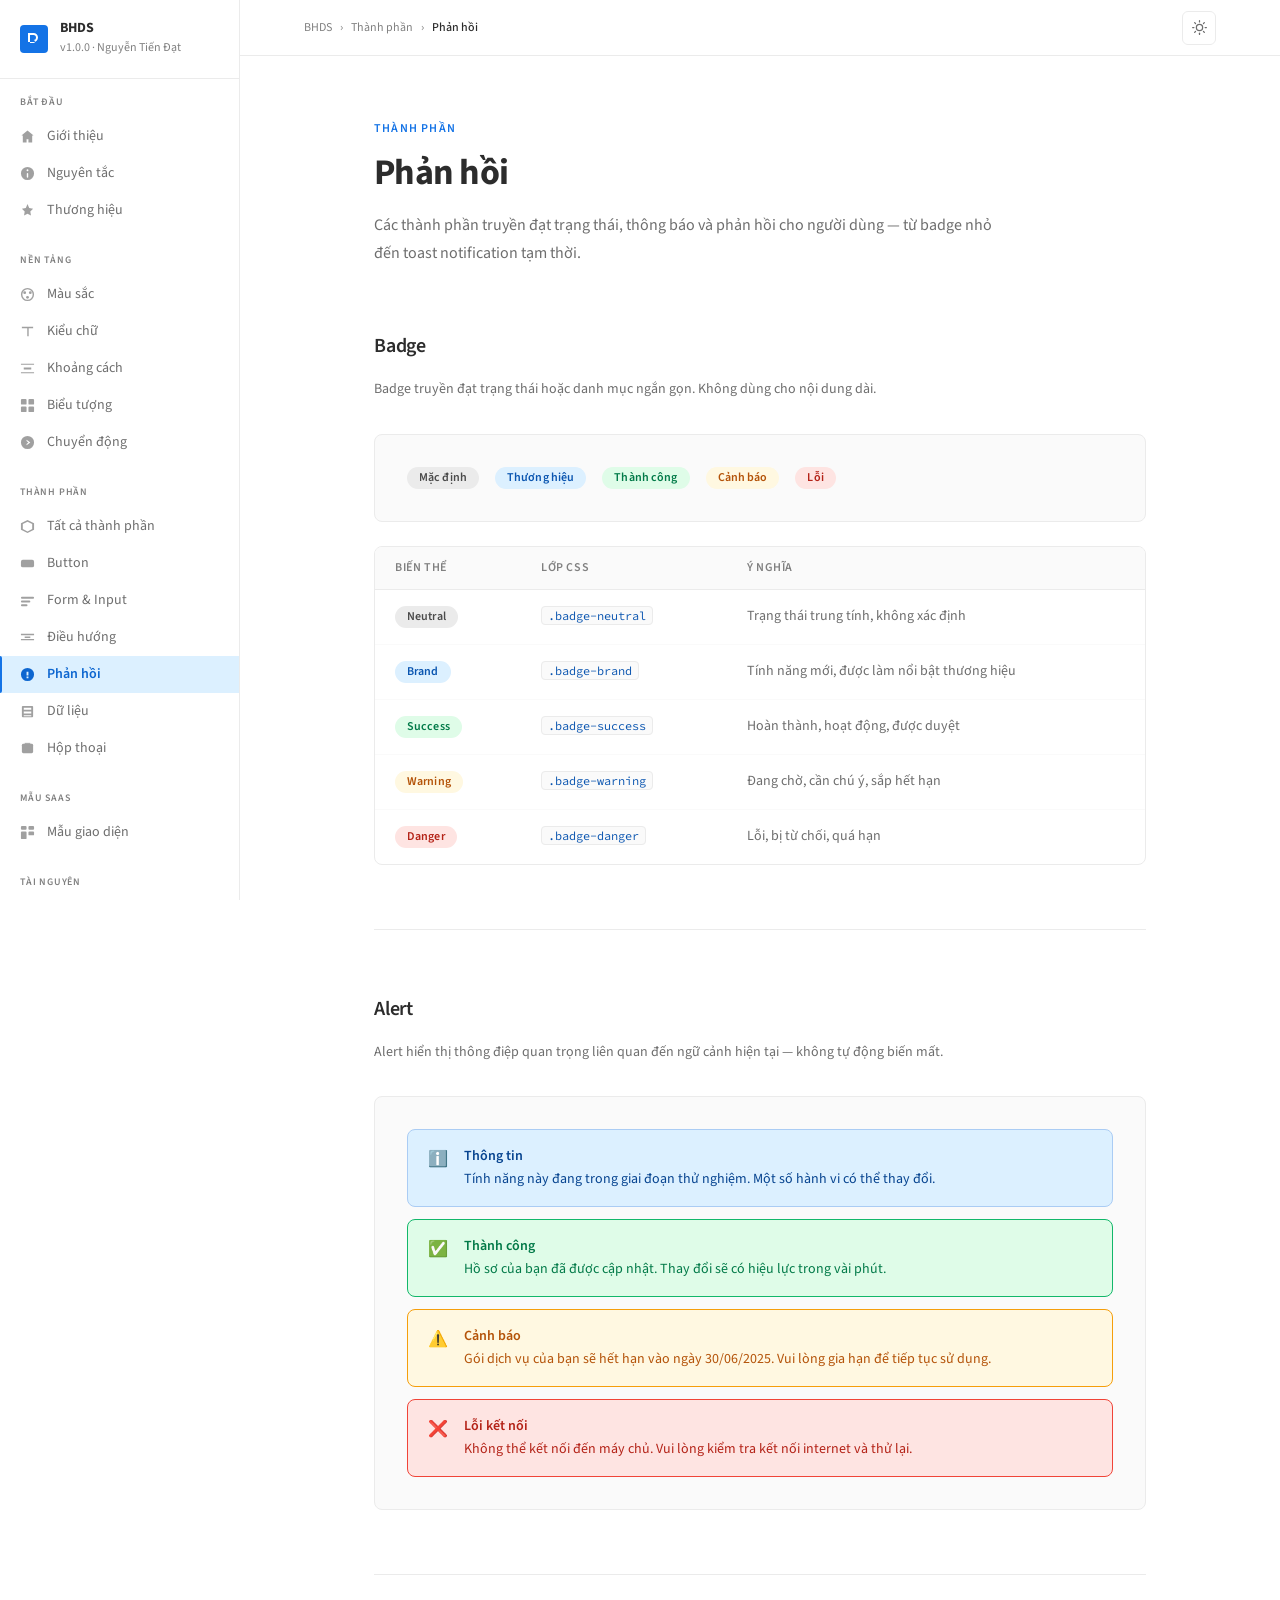
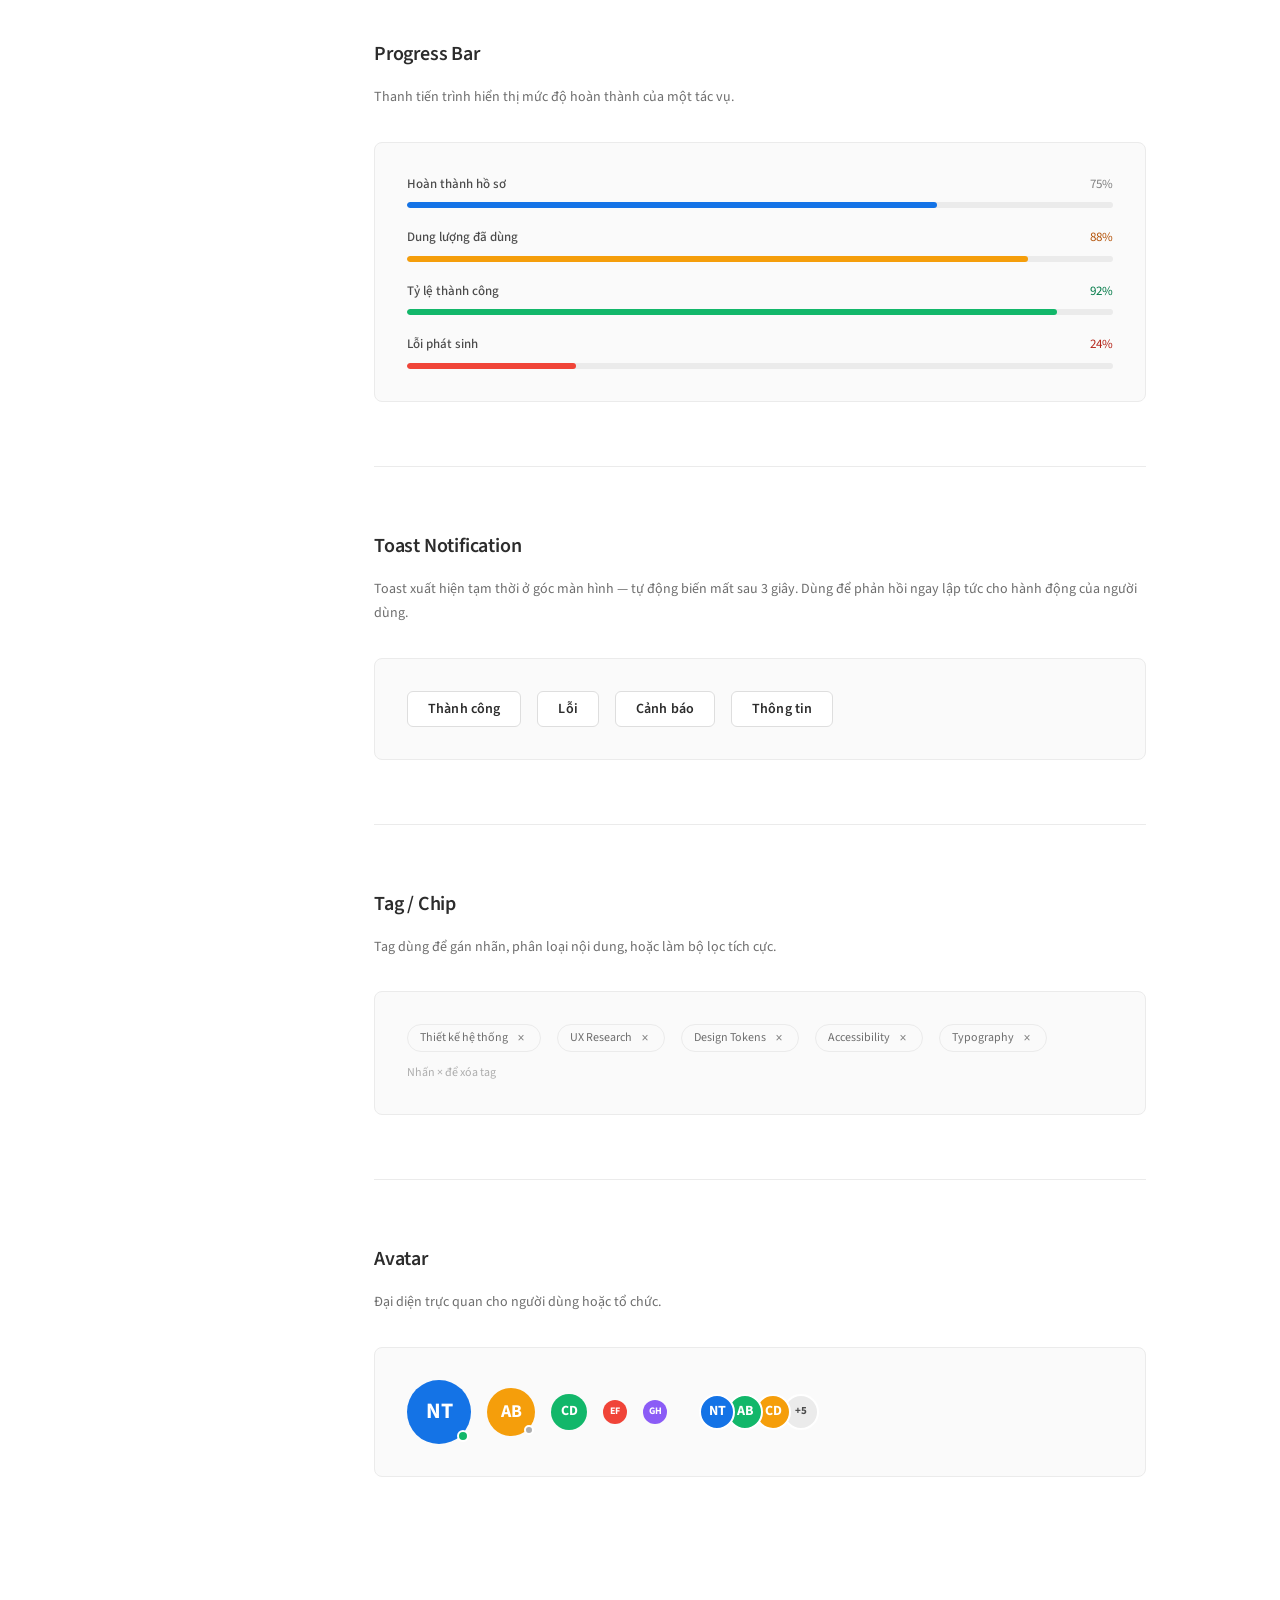
<file: feedback.html>
<!DOCTYPE html>
<html lang="vi">
<head>
  <meta charset="UTF-8" />
  <meta name="viewport" content="width=device-width, initial-scale=1.0" />
  <title>Phản hồi — BHDS</title>
  <link rel="stylesheet" href="styles.css" />
  <link rel="icon" type="image/svg+xml" href="data:image/svg+xml,<svg xmlns='http://www.w3.org/2000/svg' viewBox='0 0 32 32'><rect width='32' height='32' rx='6' fill='%231473E6'/><text x='50%' y='54%' dominant-baseline='middle' text-anchor='middle' fill='white' font-size='14' font-family='Inter,sans-serif' font-weight='700'>B</text></svg>" />
</head>
<body>
  <div class="shell">
    <div class="sidebar-overlay" id="sidebarOverlay"></div>
    <aside class="sidebar" id="sidebar">
      <a class="sidebar-logo" href="index.html">
        <div class="sidebar-logo-mark"><svg viewBox="0 0 16 16"><path d="M2 2h5.5a4.5 4.5 0 0 1 0 9H2V2zm2 2v5h3.5a2.5 2.5 0 0 0 0-5H4zm0 5v3h3.5a1.5 1.5 0 1 0 0-3H4z"/></svg></div>
        <div class="sidebar-logo-text"><span class="sidebar-logo-name">BHDS</span><span class="sidebar-logo-version">v1.0.0 · Nguyễn Tiến Đạt</span></div>
      </a>
      <nav class="sidebar-nav">
        <div class="sidebar-group">
          <div class="sidebar-group-label">Bắt đầu</div>
          <a class="sidebar-item" href="index.html"><svg viewBox="0 0 16 16" fill="currentColor"><path d="M8 1.5L1.5 7H3v7.5h4V11h2v3.5h4V7h1.5L8 1.5z"/></svg>Giới thiệu</a>
          <a class="sidebar-item" href="principles.html"><svg viewBox="0 0 16 16" fill="currentColor"><path d="M8 1a7 7 0 1 0 0 14A7 7 0 0 0 8 1zM7 4.5a1 1 0 1 1 2 0 1 1 0 0 1-2 0zm1 3a.75.75 0 0 1 .75.75v3.5a.75.75 0 0 1-1.5 0v-3.5A.75.75 0 0 1 8 7.5z"/></svg>Nguyên tắc</a>
          <a class="sidebar-item" href="branding.html"><svg viewBox="0 0 16 16" fill="currentColor"><path d="M8 1l1.8 4.2 4.2.8-3 3 .7 4.3L8 11.5l-3.7 1.8.7-4.3-3-3 4.2-.8L8 1z"/></svg>Thương hiệu</a>
        </div>
        <div class="sidebar-group">
          <div class="sidebar-group-label">Nền tảng</div>
          <a class="sidebar-item" href="colors.html"><svg viewBox="0 0 16 16" fill="currentColor"><path d="M8 1a7 7 0 1 0 0 14A7 7 0 0 0 8 1zM2.5 8a5.5 5.5 0 1 1 11 0 5.5 5.5 0 0 1-11 0z"/><circle cx="5" cy="6" r="1.5"/><circle cx="11" cy="6" r="1.5"/><circle cx="8" cy="11" r="1.5"/></svg>Màu sắc</a>
          <a class="sidebar-item" href="typography.html"><svg viewBox="0 0 16 16" fill="currentColor"><path d="M2 3h12v1.5H9.25V13h-1.5V4.5H2V3z"/></svg>Kiểu chữ</a>
          <a class="sidebar-item" href="spacing.html"><svg viewBox="0 0 16 16" fill="currentColor"><path d="M1 3h14v1H1zm0 9h14v1H1zM4 7h8v2H4z"/></svg>Khoảng cách</a>
          <a class="sidebar-item" href="icons.html"><svg viewBox="0 0 16 16" fill="currentColor"><rect x="1" y="1" width="6" height="6" rx="1"/><rect x="9" y="1" width="6" height="6" rx="1"/><rect x="1" y="9" width="6" height="6" rx="1"/><rect x="9" y="9" width="6" height="6" rx="1"/></svg>Biểu tượng</a>
          <a class="sidebar-item" href="motion.html"><svg viewBox="0 0 16 16" fill="currentColor"><path d="M8 1a7 7 0 1 0 0 14A7 7 0 0 0 8 1zm-1 5.5V5l4 3-4 3V9.5l2-1.5-2-1.5z"/></svg>Chuyển động</a>
        </div>
        <div class="sidebar-group">
          <div class="sidebar-group-label">Thành phần</div>
          <a class="sidebar-item" href="components.html"><svg viewBox="0 0 16 16" fill="currentColor"><path d="M8 1L1 4.5v7L8 15l7-3.5v-7L8 1zm0 1.8 5 2.5v5.4l-5 2.5-5-2.5V5.3l5-2.5z"/></svg>Tất cả thành phần</a>
          <a class="sidebar-item" href="buttons.html"><svg viewBox="0 0 16 16" fill="currentColor"><rect x="1" y="4" width="14" height="8" rx="2"/></svg>Button</a>
          <a class="sidebar-item" href="forms.html"><svg viewBox="0 0 16 16" fill="currentColor"><rect x="1" y="4" width="14" height="2" rx="1"/><rect x="1" y="8" width="10" height="2" rx="1"/><rect x="1" y="12" width="7" height="2" rx="1"/></svg>Form & Input</a>
          <a class="sidebar-item" href="navigation.html"><svg viewBox="0 0 16 16" fill="currentColor"><path d="M1 4h14v1.5H1zm0 5.5h14V11H1zM5 7h6v1.5H5z"/></svg>Điều hướng</a>
          <a class="sidebar-item active" href="feedback.html"><svg viewBox="0 0 16 16" fill="currentColor"><path d="M8 1a7 7 0 1 0 0 14A7 7 0 0 0 8 1zM7 5h2v4H7V5zm0 5h2v2H7v-2z"/></svg>Phản hồi</a>
          <a class="sidebar-item" href="data.html"><svg viewBox="0 0 16 16" fill="currentColor"><path d="M3 2h10a1 1 0 0 1 1 1v10a1 1 0 0 1-1 1H3a1 1 0 0 1-1-1V3a1 1 0 0 1 1-1zm1 2v2h8V4H4zm0 4v2h8V8H4zm0 4v1h8v-1H4z"/></svg>Dữ liệu</a>
          <a class="sidebar-item" href="modals.html"><svg viewBox="0 0 16 16" fill="currentColor"><rect x="2" y="3" width="12" height="10" rx="1.5"/><path d="M5 3V2h6v1"/></svg>Hộp thoại</a>
        </div>
        <div class="sidebar-group">
          <div class="sidebar-group-label">Mẫu SaaS</div>
          <a class="sidebar-item" href="patterns.html"><svg viewBox="0 0 16 16" fill="currentColor"><rect x="1" y="1" width="6" height="4" rx="1"/><rect x="9" y="1" width="6" height="4" rx="1"/><rect x="1" y="7" width="6" height="8" rx="1"/><rect x="9" y="7" width="6" height="4" rx="1"/></svg>Mẫu giao diện</a>
        </div>
        <div class="sidebar-group">
          <div class="sidebar-group-label">Tài nguyên</div>
          <a class="sidebar-item" href="tokens.html"><svg viewBox="0 0 16 16" fill="currentColor"><path d="M8 1L1 4.5V8c0 3.3 2.9 6.4 7 7 4.1-.6 7-3.7 7-7V4.5L8 1z"/></svg>Design Tokens</a>
          <a class="sidebar-item" href="changelog.html"><svg viewBox="0 0 16 16" fill="currentColor"><path d="M3 2h10a1 1 0 0 1 1 1v10a1 1 0 0 1-1 1H3a1 1 0 0 1-1-1V3a1 1 0 0 1 1-1zm1 2v1h8V4H4zm0 3v1h8V7H4zm0 3v1h5v-1H4z"/></svg>Nhật ký thay đổi</a>
        </div>
      </nav>
      <div class="sidebar-footer">© 2025 Nguyễn Tiến Đạt</div>
    </aside>

    <div class="main">
      <div class="topbar">
        <button class="hamburger" id="hamburger" aria-label="Mở menu"><svg width="18" height="18" viewBox="0 0 18 18" fill="currentColor"><rect y="2" width="18" height="2" rx="1"/><rect y="8" width="18" height="2" rx="1"/><rect y="14" width="18" height="2" rx="1"/></svg></button>
        <div class="topbar-breadcrumb"><span>BHDS</span><span>›</span><span>Thành phần</span><span>›</span><span class="current">Phản hồi</span></div>
        <div class="topbar-actions">
          <button class="theme-toggle" id="themeToggle" aria-label="Chuyển giao diện" title="Giao diện sáng/tối">
            <svg class="icon-sun" width="15" height="15" viewBox="0 0 24 24" fill="none" stroke="currentColor" stroke-width="2" stroke-linecap="round" stroke-linejoin="round"><circle cx="12" cy="12" r="5"/><line x1="12" y1="1" x2="12" y2="3"/><line x1="12" y1="21" x2="12" y2="23"/><line x1="4.22" y1="4.22" x2="5.64" y2="5.64"/><line x1="18.36" y1="18.36" x2="19.78" y2="19.78"/><line x1="1" y1="12" x2="3" y2="12"/><line x1="21" y1="12" x2="23" y2="12"/><line x1="4.22" y1="19.78" x2="5.64" y2="18.36"/><line x1="18.36" y1="5.64" x2="19.78" y2="4.22"/></svg>
            <svg class="icon-moon" width="15" height="15" viewBox="0 0 24 24" fill="none" stroke="currentColor" stroke-width="2" stroke-linecap="round" stroke-linejoin="round"><path d="M21 12.79A9 9 0 1 1 11.21 3 7 7 0 0 0 21 12.79z"/></svg>
          </button>
        </div>
      </div>

      <div class="page-content">
        <div class="page-header">
          <div class="page-eyebrow">Thành phần</div>
          <h1 class="page-title">Phản hồi</h1>
          <p class="page-desc">Các thành phần truyền đạt trạng thái, thông báo và phản hồi cho người dùng — từ badge nhỏ đến toast notification tạm thời.</p>
        </div>

        <!-- Badge -->
        <div class="section">
          <h2 class="section-title">Badge</h2>
          <p class="section-desc">Badge truyền đạt trạng thái hoặc danh mục ngắn gọn. Không dùng cho nội dung dài.</p>
          <div class="demo-box">
            <div class="demo-row">
              <span class="badge badge-neutral">Mặc định</span>
              <span class="badge badge-brand">Thương hiệu</span>
              <span class="badge badge-success">Thành công</span>
              <span class="badge badge-warning">Cảnh báo</span>
              <span class="badge badge-danger">Lỗi</span>
            </div>
          </div>
          <div class="table-wrap" style="margin-top:24px;">
            <table>
              <thead><tr><th>Biến thể</th><th>Lớp CSS</th><th>Ý nghĩa</th></tr></thead>
              <tbody>
                <tr><td><span class="badge badge-neutral">Neutral</span></td><td><code>.badge-neutral</code></td><td>Trạng thái trung tính, không xác định</td></tr>
                <tr><td><span class="badge badge-brand">Brand</span></td><td><code>.badge-brand</code></td><td>Tính năng mới, được làm nổi bật thương hiệu</td></tr>
                <tr><td><span class="badge badge-success">Success</span></td><td><code>.badge-success</code></td><td>Hoàn thành, hoạt động, được duyệt</td></tr>
                <tr><td><span class="badge badge-warning">Warning</span></td><td><code>.badge-warning</code></td><td>Đang chờ, cần chú ý, sắp hết hạn</td></tr>
                <tr><td><span class="badge badge-danger">Danger</span></td><td><code>.badge-danger</code></td><td>Lỗi, bị từ chối, quá hạn</td></tr>
              </tbody>
            </table>
          </div>
        </div>

        <!-- Alert -->
        <div class="section">
          <h2 class="section-title">Alert</h2>
          <p class="section-desc">Alert hiển thị thông điệp quan trọng liên quan đến ngữ cảnh hiện tại — không tự động biến mất.</p>
          <div class="demo-box" style="display:flex;flex-direction:column;gap:12px;">
            <div class="alert alert-info">
              <span class="alert-icon">ℹ️</span>
              <div class="alert-body">
                <div class="alert-title">Thông tin</div>
                Tính năng này đang trong giai đoạn thử nghiệm. Một số hành vi có thể thay đổi.
              </div>
            </div>
            <div class="alert alert-success">
              <span class="alert-icon">✅</span>
              <div class="alert-body">
                <div class="alert-title">Thành công</div>
                Hồ sơ của bạn đã được cập nhật. Thay đổi sẽ có hiệu lực trong vài phút.
              </div>
            </div>
            <div class="alert alert-warning">
              <span class="alert-icon">⚠️</span>
              <div class="alert-body">
                <div class="alert-title">Cảnh báo</div>
                Gói dịch vụ của bạn sẽ hết hạn vào ngày 30/06/2025. Vui lòng gia hạn để tiếp tục sử dụng.
              </div>
            </div>
            <div class="alert alert-danger">
              <span class="alert-icon">❌</span>
              <div class="alert-body">
                <div class="alert-title">Lỗi kết nối</div>
                Không thể kết nối đến máy chủ. Vui lòng kiểm tra kết nối internet và thử lại.
              </div>
            </div>
          </div>
        </div>

        <!-- Progress -->
        <div class="section">
          <h2 class="section-title">Progress Bar</h2>
          <p class="section-desc">Thanh tiến trình hiển thị mức độ hoàn thành của một tác vụ.</p>
          <div class="demo-box" style="display:flex;flex-direction:column;gap:20px;">
            <div>
              <div style="display:flex;justify-content:space-between;margin-bottom:8px;font-size:13px;">
                <span style="color:var(--color-neutral-800);font-weight:500;">Hoàn thành hồ sơ</span>
                <span style="color:var(--color-neutral-600);">75%</span>
              </div>
              <div class="progress"><div class="progress-fill" data-value="75" style="width:0;"></div></div>
            </div>
            <div>
              <div style="display:flex;justify-content:space-between;margin-bottom:8px;font-size:13px;">
                <span style="color:var(--color-neutral-800);font-weight:500;">Dung lượng đã dùng</span>
                <span style="color:var(--color-warning-700);">88%</span>
              </div>
              <div class="progress"><div class="progress-fill" data-value="88" style="width:0;background:var(--color-warning-500);"></div></div>
            </div>
            <div>
              <div style="display:flex;justify-content:space-between;margin-bottom:8px;font-size:13px;">
                <span style="color:var(--color-neutral-800);font-weight:500;">Tỷ lệ thành công</span>
                <span style="color:var(--color-success-700);">92%</span>
              </div>
              <div class="progress"><div class="progress-fill" data-value="92" style="width:0;background:var(--color-success-500);"></div></div>
            </div>
            <div>
              <div style="display:flex;justify-content:space-between;margin-bottom:8px;font-size:13px;">
                <span style="color:var(--color-neutral-800);font-weight:500;">Lỗi phát sinh</span>
                <span style="color:var(--color-danger-700);">24%</span>
              </div>
              <div class="progress"><div class="progress-fill" data-value="24" style="width:0;background:var(--color-danger-500);"></div></div>
            </div>
          </div>
        </div>

        <!-- Toast -->
        <div class="section">
          <h2 class="section-title">Toast Notification</h2>
          <p class="section-desc">Toast xuất hiện tạm thời ở góc màn hình — tự động biến mất sau 3 giây. Dùng để phản hồi ngay lập tức cho hành động của người dùng.</p>
          <div class="demo-box">
            <div class="demo-row">
              <button class="btn btn-secondary" onclick="showToast('Tệp đã được lưu thành công!', 'success')">Thành công</button>
              <button class="btn btn-secondary" onclick="showToast('Không thể tải lên tệp. Vui lòng thử lại.', 'danger')">Lỗi</button>
              <button class="btn btn-secondary" onclick="showToast('Kết nối chậm. Đang thử lại...', 'warning')">Cảnh báo</button>
              <button class="btn btn-secondary" onclick="showToast('Phiên bản mới v1.1.0 đã có sẵn.', 'info')">Thông tin</button>
            </div>
          </div>
        </div>

        <!-- Tag -->
        <div class="section">
          <h2 class="section-title">Tag / Chip</h2>
          <p class="section-desc">Tag dùng để gán nhãn, phân loại nội dung, hoặc làm bộ lọc tích cực.</p>
          <div class="demo-box">
            <div class="demo-row">
              <span class="tag">Thiết kế hệ thống <button class="tag-remove" onclick="this.closest('.tag').remove()">×</button></span>
              <span class="tag">UX Research <button class="tag-remove" onclick="this.closest('.tag').remove()">×</button></span>
              <span class="tag">Design Tokens <button class="tag-remove" onclick="this.closest('.tag').remove()">×</button></span>
              <span class="tag">Accessibility <button class="tag-remove" onclick="this.closest('.tag').remove()">×</button></span>
              <span class="tag">Typography <button class="tag-remove" onclick="this.closest('.tag').remove()">×</button></span>
            </div>
            <p style="font-size:12px;color:var(--color-neutral-500);margin-top:12px;">Nhấn × để xóa tag</p>
          </div>
        </div>

        <!-- Avatar + Status -->
        <div class="section">
          <h2 class="section-title">Avatar</h2>
          <p class="section-desc">Đại diện trực quan cho người dùng hoặc tổ chức.</p>
          <div class="demo-box">
            <div class="demo-row" style="align-items:center;">
              <div style="position:relative;">
                <div class="avatar avatar-xl" style="background:#1473E6;">NT</div>
                <div style="position:absolute;bottom:2px;right:2px;width:12px;height:12px;background:#12B76A;border-radius:50%;border:2px solid white;"></div>
              </div>
              <div style="position:relative;">
                <div class="avatar avatar-lg" style="background:#F59E0B;">AB</div>
                <div style="position:absolute;bottom:1px;right:1px;width:10px;height:10px;background:#ADADAD;border-radius:50%;border:2px solid white;"></div>
              </div>
              <div class="avatar avatar-md" style="background:#12B76A;">CD</div>
              <div class="avatar avatar-sm" style="background:#F04438;">EF</div>
              <div class="avatar avatar-sm" style="background:#8B5CF6;">GH</div>
              <!-- Group -->
              <div style="display:flex;margin-left:16px;">
                <div class="avatar avatar-md" style="background:#1473E6;border:2px solid white;margin-right:-8px;z-index:4;">NT</div>
                <div class="avatar avatar-md" style="background:#12B76A;border:2px solid white;margin-right:-8px;z-index:3;">AB</div>
                <div class="avatar avatar-md" style="background:#F59E0B;border:2px solid white;margin-right:-8px;z-index:2;">CD</div>
                <div class="avatar avatar-md" style="background:#EBEBEB;border:2px solid white;z-index:1;color:#4B4B4B;font-size:11px;">+5</div>
              </div>
            </div>
          </div>
        </div>

      </div>
    </div>
  </div>
  <script src="main.js"></script>
</body>
</html>
</file>
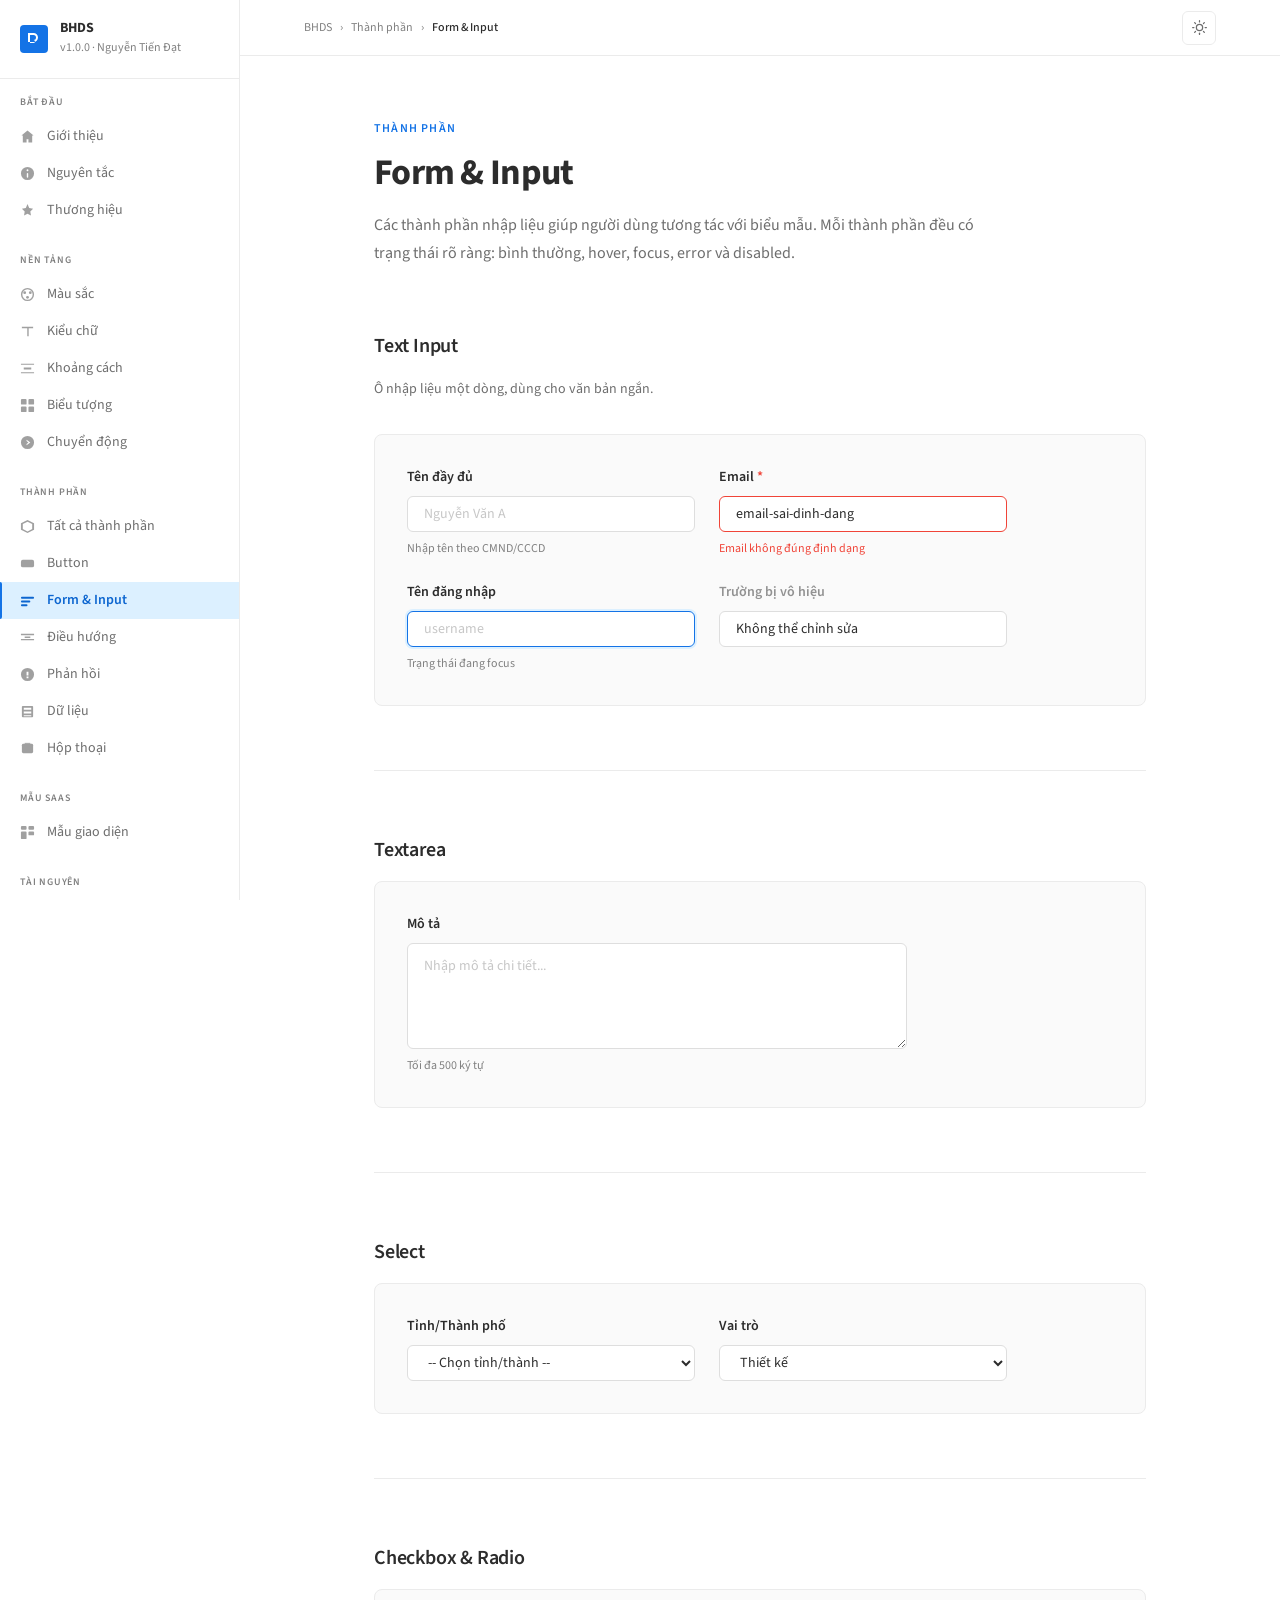
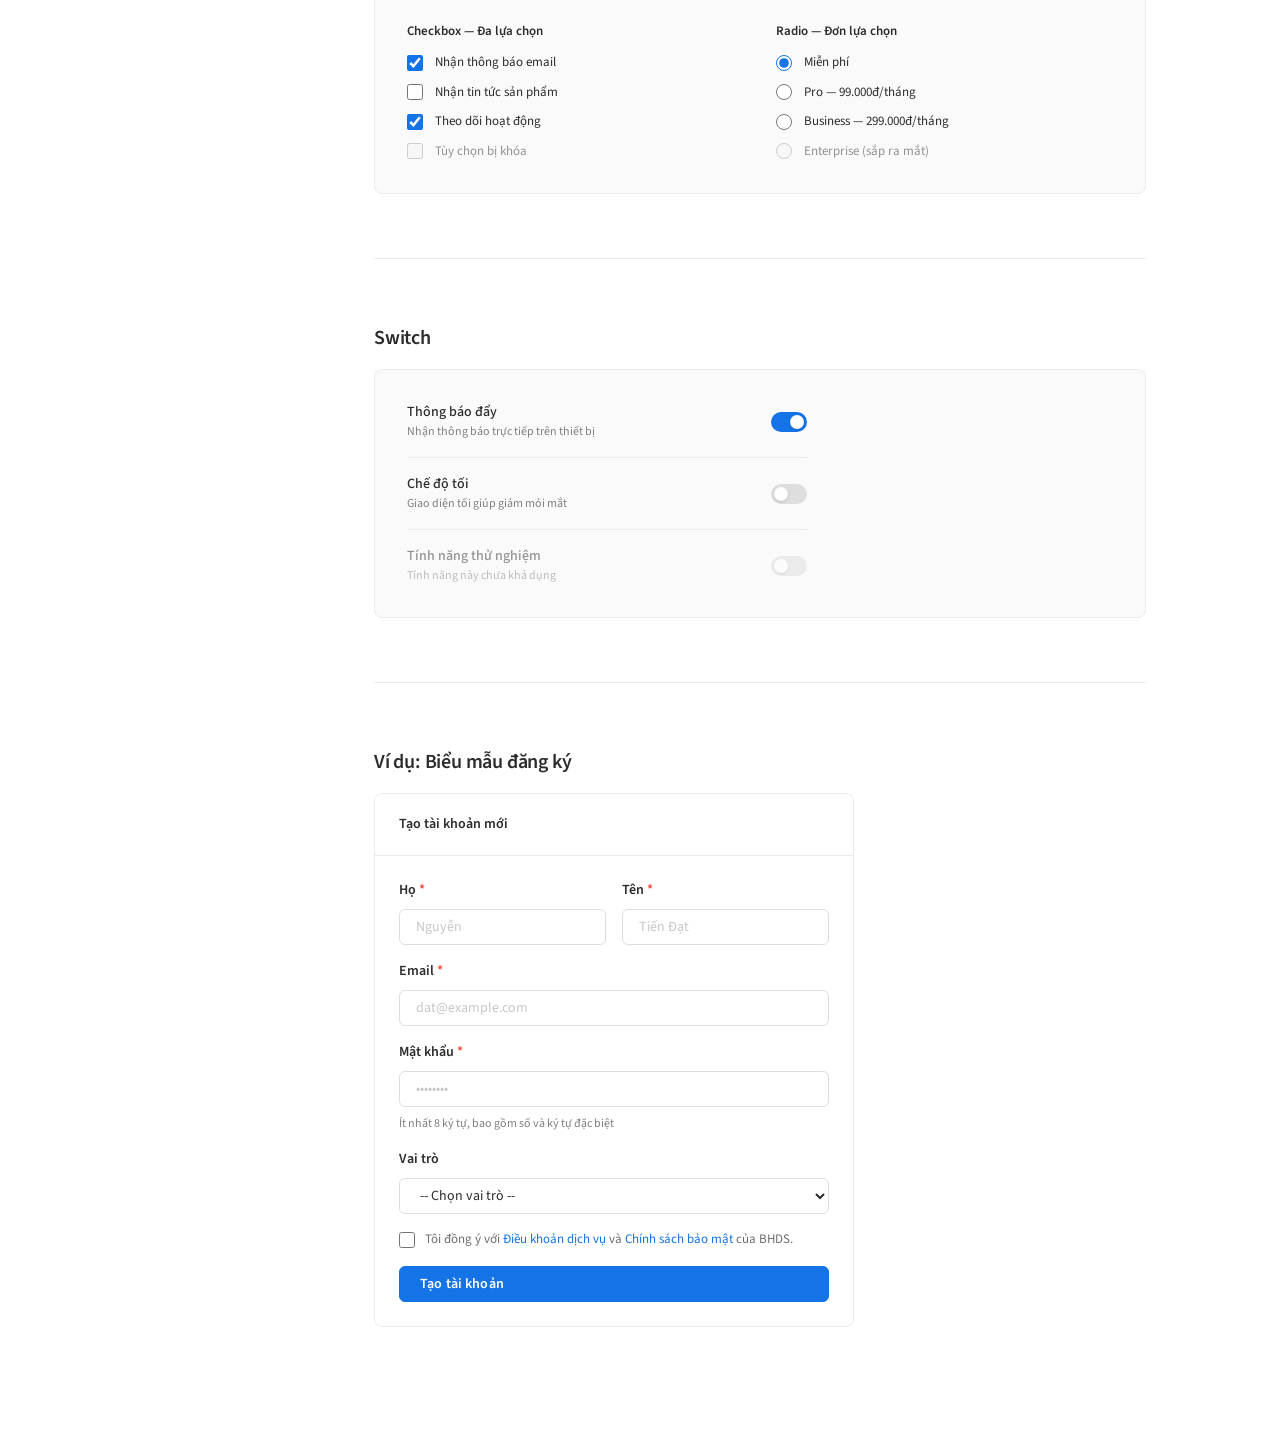
<file: forms.html>
<!DOCTYPE html>
<html lang="vi">
<head>
  <meta charset="UTF-8" />
  <meta name="viewport" content="width=device-width, initial-scale=1.0" />
  <title>Form & Input — BHDS</title>
  <link rel="stylesheet" href="styles.css" />
  <link rel="icon" type="image/svg+xml" href="data:image/svg+xml,<svg xmlns='http://www.w3.org/2000/svg' viewBox='0 0 32 32'><rect width='32' height='32' rx='6' fill='%231473E6'/><text x='50%' y='54%' dominant-baseline='middle' text-anchor='middle' fill='white' font-size='14' font-family='Inter,sans-serif' font-weight='700'>B</text></svg>" />
</head>
<body>
  <div class="shell">
    <div class="sidebar-overlay" id="sidebarOverlay"></div>
    <aside class="sidebar" id="sidebar">
      <a class="sidebar-logo" href="index.html">
        <div class="sidebar-logo-mark"><svg viewBox="0 0 16 16"><path d="M2 2h5.5a4.5 4.5 0 0 1 0 9H2V2zm2 2v5h3.5a2.5 2.5 0 0 0 0-5H4zm0 5v3h3.5a1.5 1.5 0 1 0 0-3H4z"/></svg></div>
        <div class="sidebar-logo-text"><span class="sidebar-logo-name">BHDS</span><span class="sidebar-logo-version">v1.0.0 · Nguyễn Tiến Đạt</span></div>
      </a>
      <nav class="sidebar-nav">
        <div class="sidebar-group">
          <div class="sidebar-group-label">Bắt đầu</div>
          <a class="sidebar-item" href="index.html"><svg viewBox="0 0 16 16" fill="currentColor"><path d="M8 1.5L1.5 7H3v7.5h4V11h2v3.5h4V7h1.5L8 1.5z"/></svg>Giới thiệu</a>
          <a class="sidebar-item" href="principles.html"><svg viewBox="0 0 16 16" fill="currentColor"><path d="M8 1a7 7 0 1 0 0 14A7 7 0 0 0 8 1zM7 4.5a1 1 0 1 1 2 0 1 1 0 0 1-2 0zm1 3a.75.75 0 0 1 .75.75v3.5a.75.75 0 0 1-1.5 0v-3.5A.75.75 0 0 1 8 7.5z"/></svg>Nguyên tắc</a>
          <a class="sidebar-item" href="branding.html"><svg viewBox="0 0 16 16" fill="currentColor"><path d="M8 1l1.8 4.2 4.2.8-3 3 .7 4.3L8 11.5l-3.7 1.8.7-4.3-3-3 4.2-.8L8 1z"/></svg>Thương hiệu</a>
        </div>
        <div class="sidebar-group">
          <div class="sidebar-group-label">Nền tảng</div>
          <a class="sidebar-item" href="colors.html"><svg viewBox="0 0 16 16" fill="currentColor"><path d="M8 1a7 7 0 1 0 0 14A7 7 0 0 0 8 1zM2.5 8a5.5 5.5 0 1 1 11 0 5.5 5.5 0 0 1-11 0z"/><circle cx="5" cy="6" r="1.5"/><circle cx="11" cy="6" r="1.5"/><circle cx="8" cy="11" r="1.5"/></svg>Màu sắc</a>
          <a class="sidebar-item" href="typography.html"><svg viewBox="0 0 16 16" fill="currentColor"><path d="M2 3h12v1.5H9.25V13h-1.5V4.5H2V3z"/></svg>Kiểu chữ</a>
          <a class="sidebar-item" href="spacing.html"><svg viewBox="0 0 16 16" fill="currentColor"><path d="M1 3h14v1H1zm0 9h14v1H1zM4 7h8v2H4z"/></svg>Khoảng cách</a>
          <a class="sidebar-item" href="icons.html"><svg viewBox="0 0 16 16" fill="currentColor"><rect x="1" y="1" width="6" height="6" rx="1"/><rect x="9" y="1" width="6" height="6" rx="1"/><rect x="1" y="9" width="6" height="6" rx="1"/><rect x="9" y="9" width="6" height="6" rx="1"/></svg>Biểu tượng</a>
          <a class="sidebar-item" href="motion.html"><svg viewBox="0 0 16 16" fill="currentColor"><path d="M8 1a7 7 0 1 0 0 14A7 7 0 0 0 8 1zm-1 5.5V5l4 3-4 3V9.5l2-1.5-2-1.5z"/></svg>Chuyển động</a>
        </div>
        <div class="sidebar-group">
          <div class="sidebar-group-label">Thành phần</div>
          <a class="sidebar-item" href="components.html"><svg viewBox="0 0 16 16" fill="currentColor"><path d="M8 1L1 4.5v7L8 15l7-3.5v-7L8 1zm0 1.8 5 2.5v5.4l-5 2.5-5-2.5V5.3l5-2.5z"/></svg>Tất cả thành phần</a>
          <a class="sidebar-item" href="buttons.html"><svg viewBox="0 0 16 16" fill="currentColor"><rect x="1" y="4" width="14" height="8" rx="2"/></svg>Button</a>
          <a class="sidebar-item active" href="forms.html"><svg viewBox="0 0 16 16" fill="currentColor"><rect x="1" y="4" width="14" height="2" rx="1"/><rect x="1" y="8" width="10" height="2" rx="1"/><rect x="1" y="12" width="7" height="2" rx="1"/></svg>Form & Input</a>
          <a class="sidebar-item" href="navigation.html"><svg viewBox="0 0 16 16" fill="currentColor"><path d="M1 4h14v1.5H1zm0 5.5h14V11H1zM5 7h6v1.5H5z"/></svg>Điều hướng</a>
          <a class="sidebar-item" href="feedback.html"><svg viewBox="0 0 16 16" fill="currentColor"><path d="M8 1a7 7 0 1 0 0 14A7 7 0 0 0 8 1zM7 5h2v4H7V5zm0 5h2v2H7v-2z"/></svg>Phản hồi</a>
          <a class="sidebar-item" href="data.html"><svg viewBox="0 0 16 16" fill="currentColor"><path d="M3 2h10a1 1 0 0 1 1 1v10a1 1 0 0 1-1 1H3a1 1 0 0 1-1-1V3a1 1 0 0 1 1-1zm1 2v2h8V4H4zm0 4v2h8V8H4zm0 4v1h8v-1H4z"/></svg>Dữ liệu</a>
          <a class="sidebar-item" href="modals.html"><svg viewBox="0 0 16 16" fill="currentColor"><rect x="2" y="3" width="12" height="10" rx="1.5"/><path d="M5 3V2h6v1"/></svg>Hộp thoại</a>
        </div>
        <div class="sidebar-group">
          <div class="sidebar-group-label">Mẫu SaaS</div>
          <a class="sidebar-item" href="patterns.html"><svg viewBox="0 0 16 16" fill="currentColor"><rect x="1" y="1" width="6" height="4" rx="1"/><rect x="9" y="1" width="6" height="4" rx="1"/><rect x="1" y="7" width="6" height="8" rx="1"/><rect x="9" y="7" width="6" height="4" rx="1"/></svg>Mẫu giao diện</a>
        </div>
        <div class="sidebar-group">
          <div class="sidebar-group-label">Tài nguyên</div>
          <a class="sidebar-item" href="tokens.html"><svg viewBox="0 0 16 16" fill="currentColor"><path d="M8 1L1 4.5V8c0 3.3 2.9 6.4 7 7 4.1-.6 7-3.7 7-7V4.5L8 1z"/></svg>Design Tokens</a>
          <a class="sidebar-item" href="changelog.html"><svg viewBox="0 0 16 16" fill="currentColor"><path d="M3 2h10a1 1 0 0 1 1 1v10a1 1 0 0 1-1 1H3a1 1 0 0 1-1-1V3a1 1 0 0 1 1-1zm1 2v1h8V4H4zm0 3v1h8V7H4zm0 3v1h5v-1H4z"/></svg>Nhật ký thay đổi</a>
        </div>
      </nav>
      <div class="sidebar-footer">© 2025 Nguyễn Tiến Đạt</div>
    </aside>

    <div class="main">
      <div class="topbar">
        <button class="hamburger" id="hamburger" aria-label="Mở menu"><svg width="18" height="18" viewBox="0 0 18 18" fill="currentColor"><rect y="2" width="18" height="2" rx="1"/><rect y="8" width="18" height="2" rx="1"/><rect y="14" width="18" height="2" rx="1"/></svg></button>
        <div class="topbar-breadcrumb"><span>BHDS</span><span>›</span><span>Thành phần</span><span>›</span><span class="current">Form & Input</span></div>
        <div class="topbar-actions">
          <button class="theme-toggle" id="themeToggle" aria-label="Chuyển giao diện" title="Giao diện sáng/tối">
            <svg class="icon-sun" width="15" height="15" viewBox="0 0 24 24" fill="none" stroke="currentColor" stroke-width="2" stroke-linecap="round" stroke-linejoin="round"><circle cx="12" cy="12" r="5"/><line x1="12" y1="1" x2="12" y2="3"/><line x1="12" y1="21" x2="12" y2="23"/><line x1="4.22" y1="4.22" x2="5.64" y2="5.64"/><line x1="18.36" y1="18.36" x2="19.78" y2="19.78"/><line x1="1" y1="12" x2="3" y2="12"/><line x1="21" y1="12" x2="23" y2="12"/><line x1="4.22" y1="19.78" x2="5.64" y2="18.36"/><line x1="18.36" y1="5.64" x2="19.78" y2="4.22"/></svg>
            <svg class="icon-moon" width="15" height="15" viewBox="0 0 24 24" fill="none" stroke="currentColor" stroke-width="2" stroke-linecap="round" stroke-linejoin="round"><path d="M21 12.79A9 9 0 1 1 11.21 3 7 7 0 0 0 21 12.79z"/></svg>
          </button>
        </div>
      </div>

      <div class="page-content">
        <div class="page-header">
          <div class="page-eyebrow">Thành phần</div>
          <h1 class="page-title">Form & Input</h1>
          <p class="page-desc">Các thành phần nhập liệu giúp người dùng tương tác với biểu mẫu. Mỗi thành phần đều có trạng thái rõ ràng: bình thường, hover, focus, error và disabled.</p>
        </div>

        <!-- Text Input -->
        <div class="section">
          <h2 class="section-title">Text Input</h2>
          <p class="section-desc">Ô nhập liệu một dòng, dùng cho văn bản ngắn.</p>
          <div class="demo-box">
            <div style="display:grid;grid-template-columns:1fr 1fr;gap:24px;max-width:600px;">
              <div class="field">
                <label class="field-label">Tên đầy đủ</label>
                <input class="input" type="text" placeholder="Nguyễn Văn A">
                <span class="field-hint">Nhập tên theo CMND/CCCD</span>
              </div>
              <div class="field">
                <label class="field-label">Email <span style="color:var(--color-danger-500);">*</span></label>
                <input class="input error" type="email" value="email-sai-dinh-dang">
                <span class="field-error-msg">Email không đúng định dạng</span>
              </div>
              <div class="field">
                <label class="field-label">Tên đăng nhập</label>
                <input class="input" type="text" placeholder="username" style="border-color:var(--color-brand-500);box-shadow:0 0 0 2px var(--color-brand-100);">
                <span class="field-hint">Trạng thái đang focus</span>
              </div>
              <div class="field">
                <label class="field-label" style="opacity:.5;">Trường bị vô hiệu</label>
                <input class="input" type="text" value="Không thể chỉnh sửa" disabled>
              </div>
            </div>
          </div>
        </div>

        <!-- Textarea -->
        <div class="section">
          <h2 class="section-title">Textarea</h2>
          <div class="demo-box">
            <div style="max-width:500px;" class="field">
              <label class="field-label">Mô tả</label>
              <textarea class="input" rows="4" placeholder="Nhập mô tả chi tiết..."></textarea>
              <span class="field-hint">Tối đa 500 ký tự</span>
            </div>
          </div>
        </div>

        <!-- Select -->
        <div class="section">
          <h2 class="section-title">Select</h2>
          <div class="demo-box">
            <div style="display:grid;grid-template-columns:1fr 1fr;gap:24px;max-width:600px;">
              <div class="field">
                <label class="field-label">Tỉnh/Thành phố</label>
                <select class="input">
                  <option value="">-- Chọn tỉnh/thành --</option>
                  <option>Hà Nội</option>
                  <option>TP. Hồ Chí Minh</option>
                  <option>Đà Nẵng</option>
                  <option>Cần Thơ</option>
                </select>
              </div>
              <div class="field">
                <label class="field-label">Vai trò</label>
                <select class="input">
                  <option>Thiết kế</option>
                  <option>Phát triển</option>
                  <option>Quản lý sản phẩm</option>
                </select>
              </div>
            </div>
          </div>
        </div>

        <!-- Checkbox & Radio -->
        <div class="section">
          <h2 class="section-title">Checkbox & Radio</h2>
          <div class="demo-box">
            <div style="display:grid;grid-template-columns:1fr 1fr;gap:32px;">
              <div>
                <div style="font-size:13px;font-weight:600;margin-bottom:12px;">Checkbox — Đa lựa chọn</div>
                <div style="display:flex;flex-direction:column;gap:10px;">
                  <label class="checkbox-wrap"><input type="checkbox" checked><span style="font-size:13px;">Nhận thông báo email</span></label>
                  <label class="checkbox-wrap"><input type="checkbox"><span style="font-size:13px;">Nhận tin tức sản phẩm</span></label>
                  <label class="checkbox-wrap"><input type="checkbox" checked><span style="font-size:13px;">Theo dõi hoạt động</span></label>
                  <label class="checkbox-wrap"><input type="checkbox" disabled><span style="font-size:13px;opacity:.5;">Tùy chọn bị khóa</span></label>
                </div>
              </div>
              <div>
                <div style="font-size:13px;font-weight:600;margin-bottom:12px;">Radio — Đơn lựa chọn</div>
                <div style="display:flex;flex-direction:column;gap:10px;">
                  <label class="radio-wrap"><input type="radio" name="plan" checked><span style="font-size:13px;">Miễn phí</span></label>
                  <label class="radio-wrap"><input type="radio" name="plan"><span style="font-size:13px;">Pro — 99.000đ/tháng</span></label>
                  <label class="radio-wrap"><input type="radio" name="plan"><span style="font-size:13px;">Business — 299.000đ/tháng</span></label>
                  <label class="radio-wrap"><input type="radio" name="plan" disabled><span style="font-size:13px;opacity:.5;">Enterprise (sắp ra mắt)</span></label>
                </div>
              </div>
            </div>
          </div>
        </div>

        <!-- Switch -->
        <div class="section">
          <h2 class="section-title">Switch</h2>
          <div class="demo-box">
            <div style="display:flex;flex-direction:column;gap:16px;max-width:400px;">
              <div style="display:flex;align-items:center;justify-content:space-between;">
                <div>
                  <div style="font-size:14px;font-weight:500;">Thông báo đẩy</div>
                  <div style="font-size:12px;color:var(--color-neutral-600);">Nhận thông báo trực tiếp trên thiết bị</div>
                </div>
                <label class="switch"><input type="checkbox" checked><span class="switch-track"></span></label>
              </div>
              <hr class="divider" style="margin:0;">
              <div style="display:flex;align-items:center;justify-content:space-between;">
                <div>
                  <div style="font-size:14px;font-weight:500;">Chế độ tối</div>
                  <div style="font-size:12px;color:var(--color-neutral-600);">Giao diện tối giúp giảm mỏi mắt</div>
                </div>
                <label class="switch"><input type="checkbox"><span class="switch-track"></span></label>
              </div>
              <hr class="divider" style="margin:0;">
              <div style="display:flex;align-items:center;justify-content:space-between;opacity:.5;">
                <div>
                  <div style="font-size:14px;font-weight:500;">Tính năng thử nghiệm</div>
                  <div style="font-size:12px;color:var(--color-neutral-600);">Tính năng này chưa khả dụng</div>
                </div>
                <label class="switch"><input type="checkbox" disabled><span class="switch-track"></span></label>
              </div>
            </div>
          </div>
        </div>

        <!-- Full form example -->
        <div class="section">
          <h2 class="section-title">Ví dụ: Biểu mẫu đăng ký</h2>
          <div class="card" style="max-width:480px;">
            <div class="card-header"><span class="card-title">Tạo tài khoản mới</span></div>
            <div class="card-body" style="display:flex;flex-direction:column;gap:16px;">
              <div style="display:grid;grid-template-columns:1fr 1fr;gap:16px;">
                <div class="field">
                  <label class="field-label">Họ <span style="color:var(--color-danger-500);">*</span></label>
                  <input class="input" type="text" placeholder="Nguyễn">
                </div>
                <div class="field">
                  <label class="field-label">Tên <span style="color:var(--color-danger-500);">*</span></label>
                  <input class="input" type="text" placeholder="Tiến Đạt">
                </div>
              </div>
              <div class="field">
                <label class="field-label">Email <span style="color:var(--color-danger-500);">*</span></label>
                <input class="input" type="email" placeholder="dat@example.com">
              </div>
              <div class="field">
                <label class="field-label">Mật khẩu <span style="color:var(--color-danger-500);">*</span></label>
                <input class="input" type="password" placeholder="••••••••">
                <span class="field-hint">Ít nhất 8 ký tự, bao gồm số và ký tự đặc biệt</span>
              </div>
              <div class="field">
                <label class="field-label">Vai trò</label>
                <select class="input">
                  <option>-- Chọn vai trò --</option>
                  <option>Nhà thiết kế</option>
                  <option>Nhà phát triển</option>
                  <option>Quản lý sản phẩm</option>
                </select>
              </div>
              <label class="checkbox-wrap" style="align-items:flex-start;gap:10px;">
                <input type="checkbox" style="margin-top:2px;">
                <span style="font-size:13px;color:var(--color-neutral-700);">Tôi đồng ý với <a href="#">Điều khoản dịch vụ</a> và <a href="#">Chính sách bảo mật</a> của BHDS.</span>
              </label>
              <button class="btn btn-primary" style="width:100%;">Tạo tài khoản</button>
            </div>
          </div>
        </div>

      </div>
    </div>
  </div>
  <script src="main.js"></script>
</body>
</html>
</file>
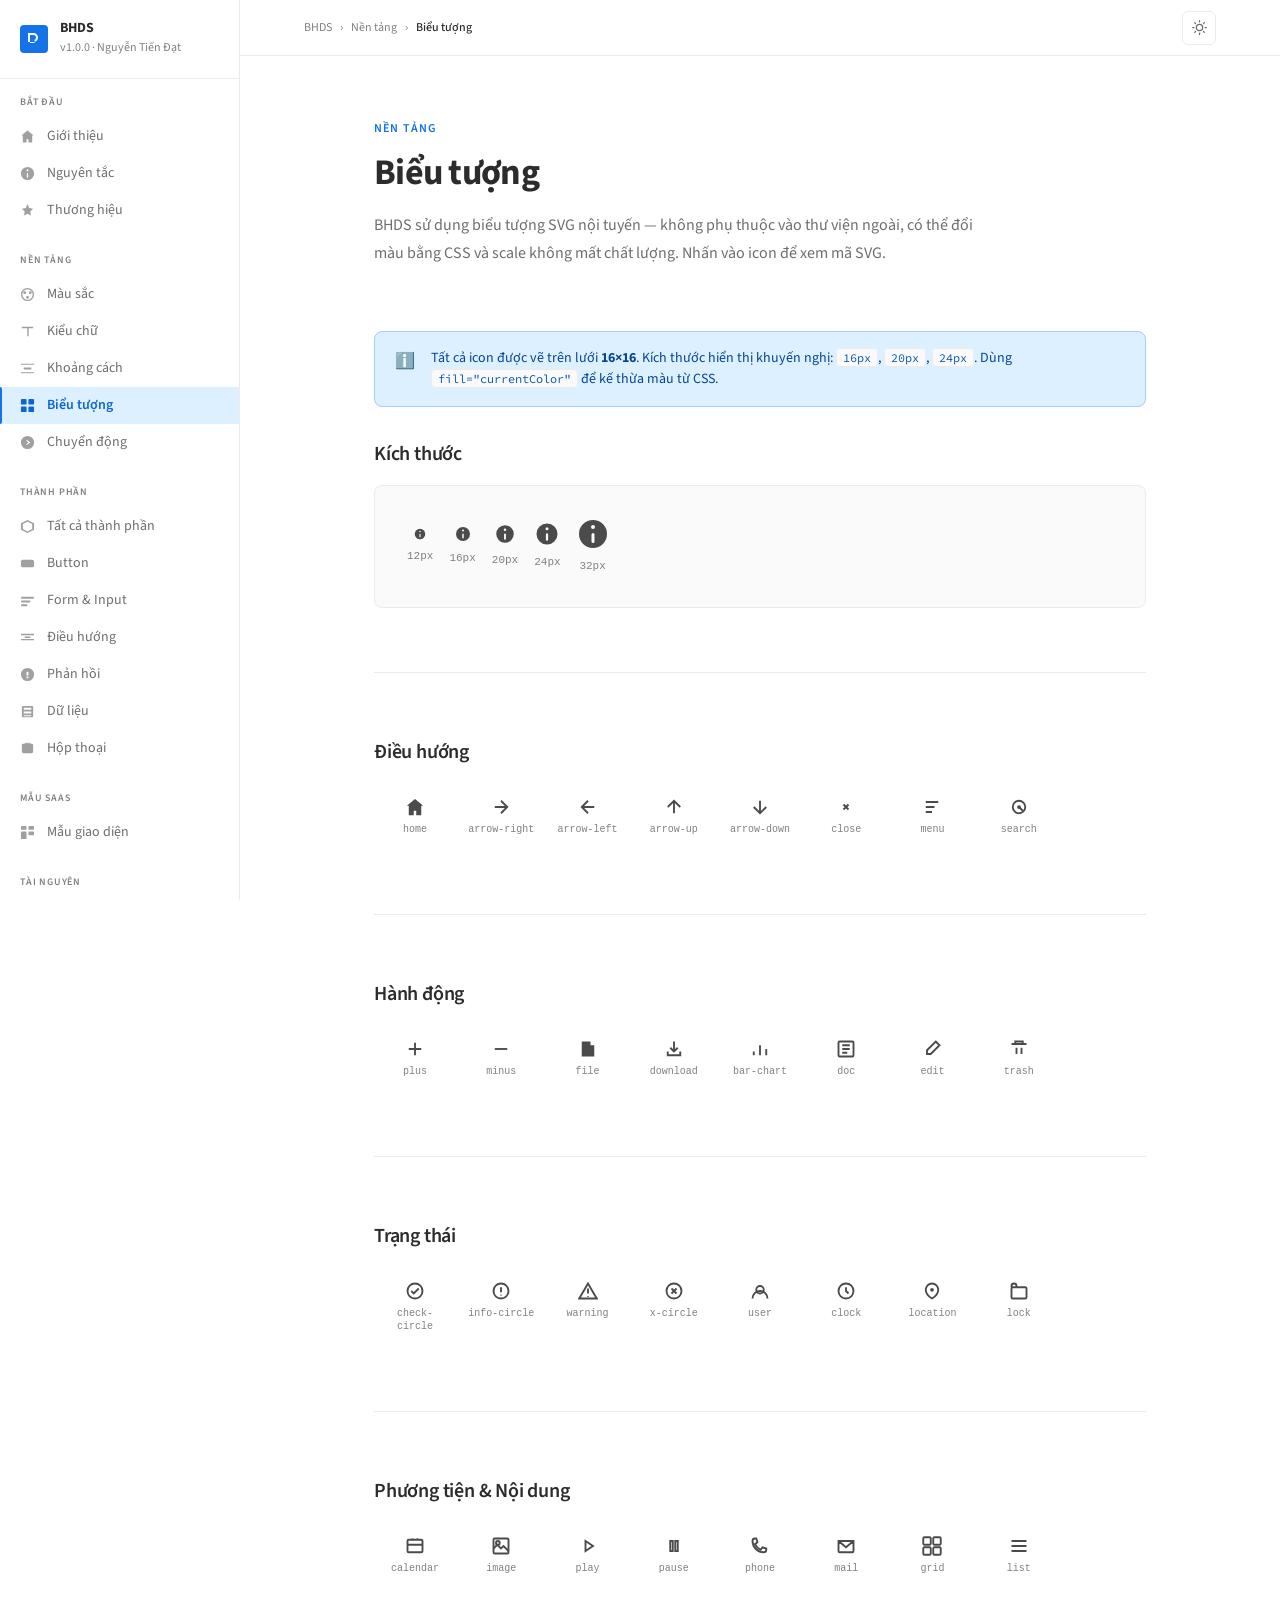
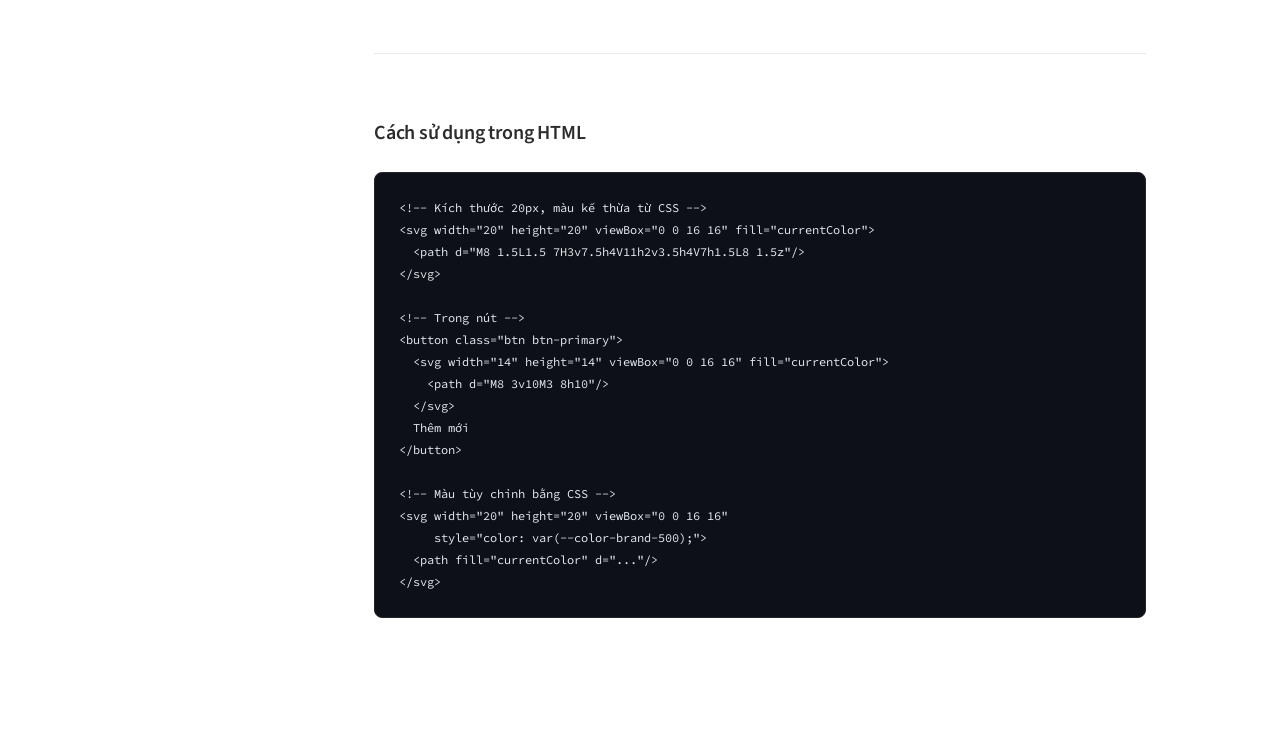
<file: icons.html>
<!DOCTYPE html>
<html lang="vi">
<head>
  <meta charset="UTF-8" />
  <meta name="viewport" content="width=device-width, initial-scale=1.0" />
  <title>Biểu tượng — BHDS</title>
  <link rel="stylesheet" href="styles.css" />
  <link rel="icon" type="image/svg+xml" href="data:image/svg+xml,<svg xmlns='http://www.w3.org/2000/svg' viewBox='0 0 32 32'><rect width='32' height='32' rx='6' fill='%231473E6'/><text x='50%' y='54%' dominant-baseline='middle' text-anchor='middle' fill='white' font-size='14' font-family='Inter,sans-serif' font-weight='700'>B</text></svg>" />
  <style>
    .icon-grid { display: grid; grid-template-columns: repeat(auto-fill, minmax(80px, 1fr)); gap: 4px; }
    .icon-item {
      display: flex; flex-direction: column; align-items: center; gap: 6px;
      padding: 14px 8px; border-radius: 8px; cursor: pointer;
      transition: background .15s ease;
    }
    .icon-item:hover { background: var(--color-brand-100); }
    .icon-item svg { width: 20px; height: 20px; color: var(--color-neutral-800); }
    .icon-item:hover svg { color: var(--color-brand-600); }
    .icon-name { font-size: 10px; font-family: monospace; color: var(--color-neutral-600); text-align: center; line-height: 1.3; }
    .icon-item:hover .icon-name { color: var(--color-brand-600); }
  </style>
</head>
<body>
  <div class="shell">
    <div class="sidebar-overlay" id="sidebarOverlay"></div>
    <aside class="sidebar" id="sidebar">
      <a class="sidebar-logo" href="index.html">
        <div class="sidebar-logo-mark"><svg viewBox="0 0 16 16"><path d="M2 2h5.5a4.5 4.5 0 0 1 0 9H2V2zm2 2v5h3.5a2.5 2.5 0 0 0 0-5H4zm0 5v3h3.5a1.5 1.5 0 1 0 0-3H4z"/></svg></div>
        <div class="sidebar-logo-text"><span class="sidebar-logo-name">BHDS</span><span class="sidebar-logo-version">v1.0.0 · Nguyễn Tiến Đạt</span></div>
      </a>
      <nav class="sidebar-nav">
        <div class="sidebar-group">
          <div class="sidebar-group-label">Bắt đầu</div>
          <a class="sidebar-item" href="index.html"><svg viewBox="0 0 16 16" fill="currentColor"><path d="M8 1.5L1.5 7H3v7.5h4V11h2v3.5h4V7h1.5L8 1.5z"/></svg>Giới thiệu</a>
          <a class="sidebar-item" href="principles.html"><svg viewBox="0 0 16 16" fill="currentColor"><path d="M8 1a7 7 0 1 0 0 14A7 7 0 0 0 8 1zM7 4.5a1 1 0 1 1 2 0 1 1 0 0 1-2 0zm1 3a.75.75 0 0 1 .75.75v3.5a.75.75 0 0 1-1.5 0v-3.5A.75.75 0 0 1 8 7.5z"/></svg>Nguyên tắc</a>
          <a class="sidebar-item" href="branding.html"><svg viewBox="0 0 16 16" fill="currentColor"><path d="M8 1l1.8 4.2 4.2.8-3 3 .7 4.3L8 11.5l-3.7 1.8.7-4.3-3-3 4.2-.8L8 1z"/></svg>Thương hiệu</a>
        </div>
        <div class="sidebar-group">
          <div class="sidebar-group-label">Nền tảng</div>
          <a class="sidebar-item" href="colors.html"><svg viewBox="0 0 16 16" fill="currentColor"><path d="M8 1a7 7 0 1 0 0 14A7 7 0 0 0 8 1zM2.5 8a5.5 5.5 0 1 1 11 0 5.5 5.5 0 0 1-11 0z"/><circle cx="5" cy="6" r="1.5"/><circle cx="11" cy="6" r="1.5"/><circle cx="8" cy="11" r="1.5"/></svg>Màu sắc</a>
          <a class="sidebar-item" href="typography.html"><svg viewBox="0 0 16 16" fill="currentColor"><path d="M2 3h12v1.5H9.25V13h-1.5V4.5H2V3z"/></svg>Kiểu chữ</a>
          <a class="sidebar-item" href="spacing.html"><svg viewBox="0 0 16 16" fill="currentColor"><path d="M1 3h14v1H1zm0 9h14v1H1zM4 7h8v2H4z"/></svg>Khoảng cách</a>
          <a class="sidebar-item active" href="icons.html"><svg viewBox="0 0 16 16" fill="currentColor"><rect x="1" y="1" width="6" height="6" rx="1"/><rect x="9" y="1" width="6" height="6" rx="1"/><rect x="1" y="9" width="6" height="6" rx="1"/><rect x="9" y="9" width="6" height="6" rx="1"/></svg>Biểu tượng</a>
          <a class="sidebar-item" href="motion.html"><svg viewBox="0 0 16 16" fill="currentColor"><path d="M8 1a7 7 0 1 0 0 14A7 7 0 0 0 8 1zm-1 5.5V5l4 3-4 3V9.5l2-1.5-2-1.5z"/></svg>Chuyển động</a>
        </div>
        <div class="sidebar-group">
          <div class="sidebar-group-label">Thành phần</div>
          <a class="sidebar-item" href="components.html"><svg viewBox="0 0 16 16" fill="currentColor"><path d="M8 1L1 4.5v7L8 15l7-3.5v-7L8 1zm0 1.8 5 2.5v5.4l-5 2.5-5-2.5V5.3l5-2.5z"/></svg>Tất cả thành phần</a>
          <a class="sidebar-item" href="buttons.html"><svg viewBox="0 0 16 16" fill="currentColor"><rect x="1" y="4" width="14" height="8" rx="2"/></svg>Button</a>
          <a class="sidebar-item" href="forms.html"><svg viewBox="0 0 16 16" fill="currentColor"><rect x="1" y="4" width="14" height="2" rx="1"/><rect x="1" y="8" width="10" height="2" rx="1"/><rect x="1" y="12" width="7" height="2" rx="1"/></svg>Form & Input</a>
          <a class="sidebar-item" href="navigation.html"><svg viewBox="0 0 16 16" fill="currentColor"><path d="M1 4h14v1.5H1zm0 5.5h14V11H1zM5 7h6v1.5H5z"/></svg>Điều hướng</a>
          <a class="sidebar-item" href="feedback.html"><svg viewBox="0 0 16 16" fill="currentColor"><path d="M8 1a7 7 0 1 0 0 14A7 7 0 0 0 8 1zM7 5h2v4H7V5zm0 5h2v2H7v-2z"/></svg>Phản hồi</a>
          <a class="sidebar-item" href="data.html"><svg viewBox="0 0 16 16" fill="currentColor"><path d="M3 2h10a1 1 0 0 1 1 1v10a1 1 0 0 1-1 1H3a1 1 0 0 1-1-1V3a1 1 0 0 1 1-1zm1 2v2h8V4H4zm0 4v2h8V8H4zm0 4v1h8v-1H4z"/></svg>Dữ liệu</a>
          <a class="sidebar-item" href="modals.html"><svg viewBox="0 0 16 16" fill="currentColor"><rect x="2" y="3" width="12" height="10" rx="1.5"/><path d="M5 3V2h6v1"/></svg>Hộp thoại</a>
        </div>
        <div class="sidebar-group">
          <div class="sidebar-group-label">Mẫu SaaS</div>
          <a class="sidebar-item" href="patterns.html"><svg viewBox="0 0 16 16" fill="currentColor"><rect x="1" y="1" width="6" height="4" rx="1"/><rect x="9" y="1" width="6" height="4" rx="1"/><rect x="1" y="7" width="6" height="8" rx="1"/><rect x="9" y="7" width="6" height="4" rx="1"/></svg>Mẫu giao diện</a>
        </div>
        <div class="sidebar-group">
          <div class="sidebar-group-label">Tài nguyên</div>
          <a class="sidebar-item" href="tokens.html"><svg viewBox="0 0 16 16" fill="currentColor"><path d="M8 1L1 4.5V8c0 3.3 2.9 6.4 7 7 4.1-.6 7-3.7 7-7V4.5L8 1z"/></svg>Design Tokens</a>
          <a class="sidebar-item" href="changelog.html"><svg viewBox="0 0 16 16" fill="currentColor"><path d="M3 2h10a1 1 0 0 1 1 1v10a1 1 0 0 1-1 1H3a1 1 0 0 1-1-1V3a1 1 0 0 1 1-1zm1 2v1h8V4H4zm0 3v1h8V7H4zm0 3v1h5v-1H4z"/></svg>Nhật ký thay đổi</a>
        </div>
      </nav>
      <div class="sidebar-footer">© 2025 Nguyễn Tiến Đạt</div>
    </aside>

    <div class="main">
      <div class="topbar">
        <button class="hamburger" id="hamburger" aria-label="Mở menu"><svg width="18" height="18" viewBox="0 0 18 18" fill="currentColor"><rect y="2" width="18" height="2" rx="1"/><rect y="8" width="18" height="2" rx="1"/><rect y="14" width="18" height="2" rx="1"/></svg></button>
        <div class="topbar-breadcrumb"><span>BHDS</span><span>›</span><span>Nền tảng</span><span>›</span><span class="current">Biểu tượng</span></div>
        <div class="topbar-actions">
          <button class="theme-toggle" id="themeToggle" aria-label="Chuyển giao diện" title="Giao diện sáng/tối">
            <svg class="icon-sun" width="15" height="15" viewBox="0 0 24 24" fill="none" stroke="currentColor" stroke-width="2" stroke-linecap="round" stroke-linejoin="round"><circle cx="12" cy="12" r="5"/><line x1="12" y1="1" x2="12" y2="3"/><line x1="12" y1="21" x2="12" y2="23"/><line x1="4.22" y1="4.22" x2="5.64" y2="5.64"/><line x1="18.36" y1="18.36" x2="19.78" y2="19.78"/><line x1="1" y1="12" x2="3" y2="12"/><line x1="21" y1="12" x2="23" y2="12"/><line x1="4.22" y1="19.78" x2="5.64" y2="18.36"/><line x1="18.36" y1="5.64" x2="19.78" y2="4.22"/></svg>
            <svg class="icon-moon" width="15" height="15" viewBox="0 0 24 24" fill="none" stroke="currentColor" stroke-width="2" stroke-linecap="round" stroke-linejoin="round"><path d="M21 12.79A9 9 0 1 1 11.21 3 7 7 0 0 0 21 12.79z"/></svg>
          </button>
        </div>
      </div>

      <div class="page-content">
        <div class="page-header">
          <div class="page-eyebrow">Nền tảng</div>
          <h1 class="page-title">Biểu tượng</h1>
          <p class="page-desc">BHDS sử dụng biểu tượng SVG nội tuyến — không phụ thuộc vào thư viện ngoài, có thể đổi màu bằng CSS và scale không mất chất lượng. Nhấn vào icon để xem mã SVG.</p>
        </div>

        <div class="alert alert-info" style="margin-bottom:32px;">
          <span class="alert-icon">ℹ️</span>
          <div class="alert-body">
            Tất cả icon được vẽ trên lưới <strong>16×16</strong>. Kích thước hiển thị khuyến nghị: <code>16px</code>, <code>20px</code>, <code>24px</code>. Dùng <code>fill="currentColor"</code> để kế thừa màu từ CSS.
          </div>
        </div>

        <!-- Sizing -->
        <div class="section">
          <h2 class="section-title">Kích thước</h2>
          <div class="demo-box">
            <div class="demo-row" style="align-items:center;">
              <div style="display:flex;flex-direction:column;align-items:center;gap:8px;">
                <svg width="12" height="12" viewBox="0 0 16 16" fill="var(--color-neutral-800)"><path d="M8 1a7 7 0 1 0 0 14A7 7 0 0 0 8 1zM7 4.5a1 1 0 1 1 2 0 1 1 0 0 1-2 0zm1 3a.75.75 0 0 1 .75.75v3.5a.75.75 0 0 1-1.5 0v-3.5A.75.75 0 0 1 8 7.5z"/></svg>
                <span style="font-size:11px;font-family:monospace;color:var(--color-neutral-600);">12px</span>
              </div>
              <div style="display:flex;flex-direction:column;align-items:center;gap:8px;">
                <svg width="16" height="16" viewBox="0 0 16 16" fill="var(--color-neutral-800)"><path d="M8 1a7 7 0 1 0 0 14A7 7 0 0 0 8 1zM7 4.5a1 1 0 1 1 2 0 1 1 0 0 1-2 0zm1 3a.75.75 0 0 1 .75.75v3.5a.75.75 0 0 1-1.5 0v-3.5A.75.75 0 0 1 8 7.5z"/></svg>
                <span style="font-size:11px;font-family:monospace;color:var(--color-neutral-600);">16px</span>
              </div>
              <div style="display:flex;flex-direction:column;align-items:center;gap:8px;">
                <svg width="20" height="20" viewBox="0 0 16 16" fill="var(--color-neutral-800)"><path d="M8 1a7 7 0 1 0 0 14A7 7 0 0 0 8 1zM7 4.5a1 1 0 1 1 2 0 1 1 0 0 1-2 0zm1 3a.75.75 0 0 1 .75.75v3.5a.75.75 0 0 1-1.5 0v-3.5A.75.75 0 0 1 8 7.5z"/></svg>
                <span style="font-size:11px;font-family:monospace;color:var(--color-neutral-600);">20px</span>
              </div>
              <div style="display:flex;flex-direction:column;align-items:center;gap:8px;">
                <svg width="24" height="24" viewBox="0 0 16 16" fill="var(--color-neutral-800)"><path d="M8 1a7 7 0 1 0 0 14A7 7 0 0 0 8 1zM7 4.5a1 1 0 1 1 2 0 1 1 0 0 1-2 0zm1 3a.75.75 0 0 1 .75.75v3.5a.75.75 0 0 1-1.5 0v-3.5A.75.75 0 0 1 8 7.5z"/></svg>
                <span style="font-size:11px;font-family:monospace;color:var(--color-neutral-600);">24px</span>
              </div>
              <div style="display:flex;flex-direction:column;align-items:center;gap:8px;">
                <svg width="32" height="32" viewBox="0 0 16 16" fill="var(--color-neutral-800)"><path d="M8 1a7 7 0 1 0 0 14A7 7 0 0 0 8 1zM7 4.5a1 1 0 1 1 2 0 1 1 0 0 1-2 0zm1 3a.75.75 0 0 1 .75.75v3.5a.75.75 0 0 1-1.5 0v-3.5A.75.75 0 0 1 8 7.5z"/></svg>
                <span style="font-size:11px;font-family:monospace;color:var(--color-neutral-600);">32px</span>
              </div>
            </div>
          </div>
        </div>

        <!-- Navigation -->
        <div class="section">
          <h2 class="section-title">Điều hướng</h2>
          <div class="icon-grid">
            <div class="icon-item"><svg viewBox="0 0 16 16" fill="currentColor"><path d="M8 1.5L1.5 7H3v7.5h4V11h2v3.5h4V7h1.5L8 1.5z"/></svg><span class="icon-name">home</span></div>
            <div class="icon-item"><svg viewBox="0 0 16 16" fill="none" stroke="currentColor" stroke-width="1.5"><path d="M3 8h10M8 3l5 5-5 5"/></svg><span class="icon-name">arrow-right</span></div>
            <div class="icon-item"><svg viewBox="0 0 16 16" fill="none" stroke="currentColor" stroke-width="1.5"><path d="M13 8H3M8 3L3 8l5 5"/></svg><span class="icon-name">arrow-left</span></div>
            <div class="icon-item"><svg viewBox="0 0 16 16" fill="none" stroke="currentColor" stroke-width="1.5"><path d="M8 13V3M3 8l5-5 5 5"/></svg><span class="icon-name">arrow-up</span></div>
            <div class="icon-item"><svg viewBox="0 0 16 16" fill="none" stroke="currentColor" stroke-width="1.5"><path d="M8 3v10M3 8l5 5 5-5"/></svg><span class="icon-name">arrow-down</span></div>
            <div class="icon-item"><svg viewBox="0 0 16 16" fill="none" stroke="currentColor" stroke-width="1.5"><path d="M10 6l-4 4M6 6l4 4"/></svg><span class="icon-name">close</span></div>
            <div class="icon-item"><svg viewBox="0 0 16 16" fill="none" stroke="currentColor" stroke-width="1.5"><path d="M3 4h10M3 8h7M3 12h5"/></svg><span class="icon-name">menu</span></div>
            <div class="icon-item"><svg viewBox="0 0 16 16" fill="none" stroke="currentColor" stroke-width="1.5"><circle cx="8" cy="8" r="5"/><path d="M8 8l3 3"/><circle cx="8" cy="8" r="1.5" fill="currentColor" stroke="none"/></svg><span class="icon-name">search</span></div>
          </div>
        </div>

        <!-- Action -->
        <div class="section">
          <h2 class="section-title">Hành động</h2>
          <div class="icon-grid">
            <div class="icon-item"><svg viewBox="0 0 16 16" fill="none" stroke="currentColor" stroke-width="1.5"><path d="M8 3v10M3 8h10"/></svg><span class="icon-name">plus</span></div>
            <div class="icon-item"><svg viewBox="0 0 16 16" fill="none" stroke="currentColor" stroke-width="1.5"><path d="M3 8h10"/></svg><span class="icon-name">minus</span></div>
            <div class="icon-item"><svg viewBox="0 0 16 16" fill="currentColor"><path d="M3 2h7l3 3v9H3V2zm7 0v3h3"/></svg><span class="icon-name">file</span></div>
            <div class="icon-item"><svg viewBox="0 0 16 16" fill="none" stroke="currentColor" stroke-width="1.5"><path d="M13 10v3H3v-3M8 2v8M5 7l3 3 3-3"/></svg><span class="icon-name">download</span></div>
            <div class="icon-item"><svg viewBox="0 0 16 16" fill="none" stroke="currentColor" stroke-width="1.5"><path d="M3 13v-3M8 13V5M13 13V8"/></svg><span class="icon-name">bar-chart</span></div>
            <div class="icon-item"><svg viewBox="0 0 16 16" fill="none" stroke="currentColor" stroke-width="1.5"><rect x="2" y="2" width="12" height="12" rx="1"/><path d="M5 8h6M5 5h6M5 11h4"/></svg><span class="icon-name">doc</span></div>
            <div class="icon-item"><svg viewBox="0 0 16 16" fill="none" stroke="currentColor" stroke-width="1.5"><path d="M11 2l3 3-7 7H4v-3l7-7z"/></svg><span class="icon-name">edit</span></div>
            <div class="icon-item"><svg viewBox="0 0 16 16" fill="none" stroke="currentColor" stroke-width="1.5"><path d="M2 4h12M5 4V2h6v2M6 7v5M10 7v5"/></svg><span class="icon-name">trash</span></div>
          </div>
        </div>

        <!-- Status -->
        <div class="section">
          <h2 class="section-title">Trạng thái</h2>
          <div class="icon-grid">
            <div class="icon-item"><svg viewBox="0 0 16 16" fill="none" stroke="currentColor" stroke-width="1.5"><circle cx="8" cy="8" r="6"/><path d="M5 8l2 2 4-4"/></svg><span class="icon-name">check-circle</span></div>
            <div class="icon-item"><svg viewBox="0 0 16 16" fill="none" stroke="currentColor" stroke-width="1.5"><circle cx="8" cy="8" r="6"/><path d="M8 5v4M8 11v.5"/></svg><span class="icon-name">info-circle</span></div>
            <div class="icon-item"><svg viewBox="0 0 16 16" fill="none" stroke="currentColor" stroke-width="1.5"><path d="M8 2L1 14h14L8 2z"/><path d="M8 6v4M8 12v.5"/></svg><span class="icon-name">warning</span></div>
            <div class="icon-item"><svg viewBox="0 0 16 16" fill="none" stroke="currentColor" stroke-width="1.5"><circle cx="8" cy="8" r="6"/><path d="M6 6l4 4M10 6l-4 4"/></svg><span class="icon-name">x-circle</span></div>
            <div class="icon-item"><svg viewBox="0 0 16 16" fill="none" stroke="currentColor" stroke-width="1.5"><circle cx="8" cy="7" r="3"/><path d="M2 14c0-3.3 2.7-6 6-6s6 2.7 6 6"/></svg><span class="icon-name">user</span></div>
            <div class="icon-item"><svg viewBox="0 0 16 16" fill="none" stroke="currentColor" stroke-width="1.5"><path d="M2 8a6 6 0 1 1 12 0A6 6 0 0 1 2 8z"/><path d="M8 5v3l2 2"/></svg><span class="icon-name">clock</span></div>
            <div class="icon-item"><svg viewBox="0 0 16 16" fill="none" stroke="currentColor" stroke-width="1.5"><path d="M8 2a5 5 0 0 0-5 5c0 4 5 7 5 7s5-3 5-7a5 5 0 0 0-5-5z"/><circle cx="8" cy="7" r="1.5" fill="currentColor" stroke="none"/></svg><span class="icon-name">location</span></div>
            <div class="icon-item"><svg viewBox="0 0 16 16" fill="none" stroke="currentColor" stroke-width="1.5"><path d="M13 5H3a1 1 0 0 0-1 1v7a1 1 0 0 0 1 1h10a1 1 0 0 0 1-1V6a1 1 0 0 0-1-1zM2 5V4a2 2 0 0 1 4 0v1"/></svg><span class="icon-name">lock</span></div>
          </div>
        </div>

        <!-- Media -->
        <div class="section">
          <h2 class="section-title">Phương tiện & Nội dung</h2>
          <div class="icon-grid">
            <div class="icon-item"><svg viewBox="0 0 16 16" fill="none" stroke="currentColor" stroke-width="1.5"><rect x="2" y="3" width="12" height="10" rx="1"/><path d="M6 3V2M10 3V2M2 7h12"/></svg><span class="icon-name">calendar</span></div>
            <div class="icon-item"><svg viewBox="0 0 16 16" fill="none" stroke="currentColor" stroke-width="1.5"><rect x="2" y="2" width="12" height="12" rx="1"/><circle cx="5.5" cy="5.5" r="1.5"/><path d="M2 10l3-3 3 3 2-2 4 4"/></svg><span class="icon-name">image</span></div>
            <div class="icon-item"><svg viewBox="0 0 16 16" fill="none" stroke="currentColor" stroke-width="1.5"><path d="M6 4l6 4-6 4V4z"/></svg><span class="icon-name">play</span></div>
            <div class="icon-item"><svg viewBox="0 0 16 16" fill="none" stroke="currentColor" stroke-width="1.5"><path d="M5 4h2v8H5zM9 4h2v8H9z"/></svg><span class="icon-name">pause</span></div>
            <div class="icon-item"><svg viewBox="0 0 16 16" fill="none" stroke="currentColor" stroke-width="1.5"><path d="M2 4c0-1.1.9-2 2-2h1l1 3-2 1.5a9 9 0 0 0 4.5 4.5L10 9l3 1v1a2 2 0 0 1-2 2c-5 0-9-4-9-9z"/></svg><span class="icon-name">phone</span></div>
            <div class="icon-item"><svg viewBox="0 0 16 16" fill="none" stroke="currentColor" stroke-width="1.5"><path d="M2 4h12v8a1 1 0 0 1-1 1H3a1 1 0 0 1-1-1V4zM2 4l6 5 6-5"/></svg><span class="icon-name">mail</span></div>
            <div class="icon-item"><svg viewBox="0 0 16 16" fill="none" stroke="currentColor" stroke-width="1.5"><rect x="1" y="1" width="6" height="6" rx="1"/><rect x="9" y="1" width="6" height="6" rx="1"/><rect x="1" y="9" width="6" height="6" rx="1"/><rect x="9" y="9" width="6" height="6" rx="1"/></svg><span class="icon-name">grid</span></div>
            <div class="icon-item"><svg viewBox="0 0 16 16" fill="none" stroke="currentColor" stroke-width="1.5"><path d="M2 4h12M2 8h12M2 12h12"/></svg><span class="icon-name">list</span></div>
          </div>
        </div>

        <!-- Usage -->
        <div class="section">
          <h2 class="section-title">Cách sử dụng trong HTML</h2>
          <pre><code>&lt;!-- Kích thước 20px, màu kế thừa từ CSS --&gt;
&lt;svg width="20" height="20" viewBox="0 0 16 16" fill="currentColor"&gt;
  &lt;path d="M8 1.5L1.5 7H3v7.5h4V11h2v3.5h4V7h1.5L8 1.5z"/&gt;
&lt;/svg&gt;

&lt;!-- Trong nút --&gt;
&lt;button class="btn btn-primary"&gt;
  &lt;svg width="14" height="14" viewBox="0 0 16 16" fill="currentColor"&gt;
    &lt;path d="M8 3v10M3 8h10"/&gt;
  &lt;/svg&gt;
  Thêm mới
&lt;/button&gt;

&lt;!-- Màu tùy chỉnh bằng CSS --&gt;
&lt;svg width="20" height="20" viewBox="0 0 16 16"
     style="color: var(--color-brand-500);"&gt;
  &lt;path fill="currentColor" d="..."/&gt;
&lt;/svg&gt;</code></pre>
        </div>

      </div>
    </div>
  </div>
  <script src="main.js"></script>
</body>
</html>
</file>
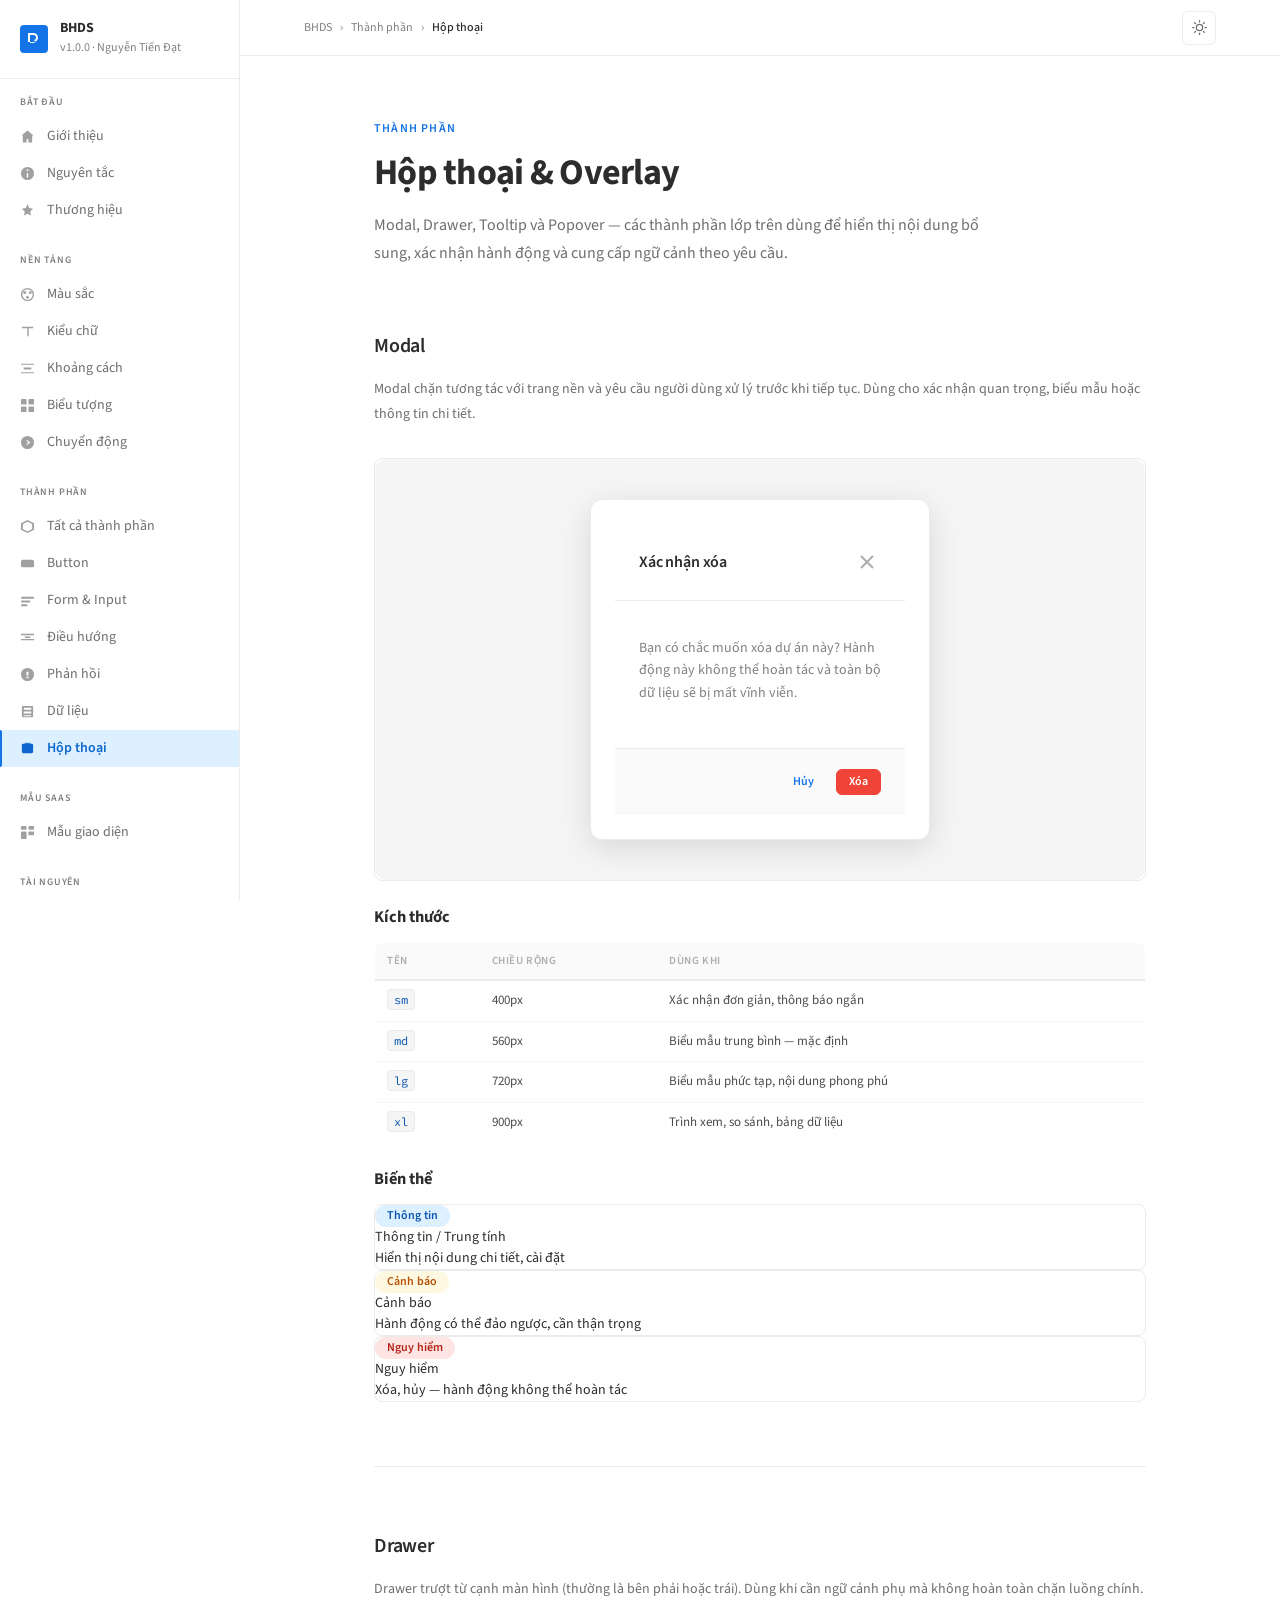
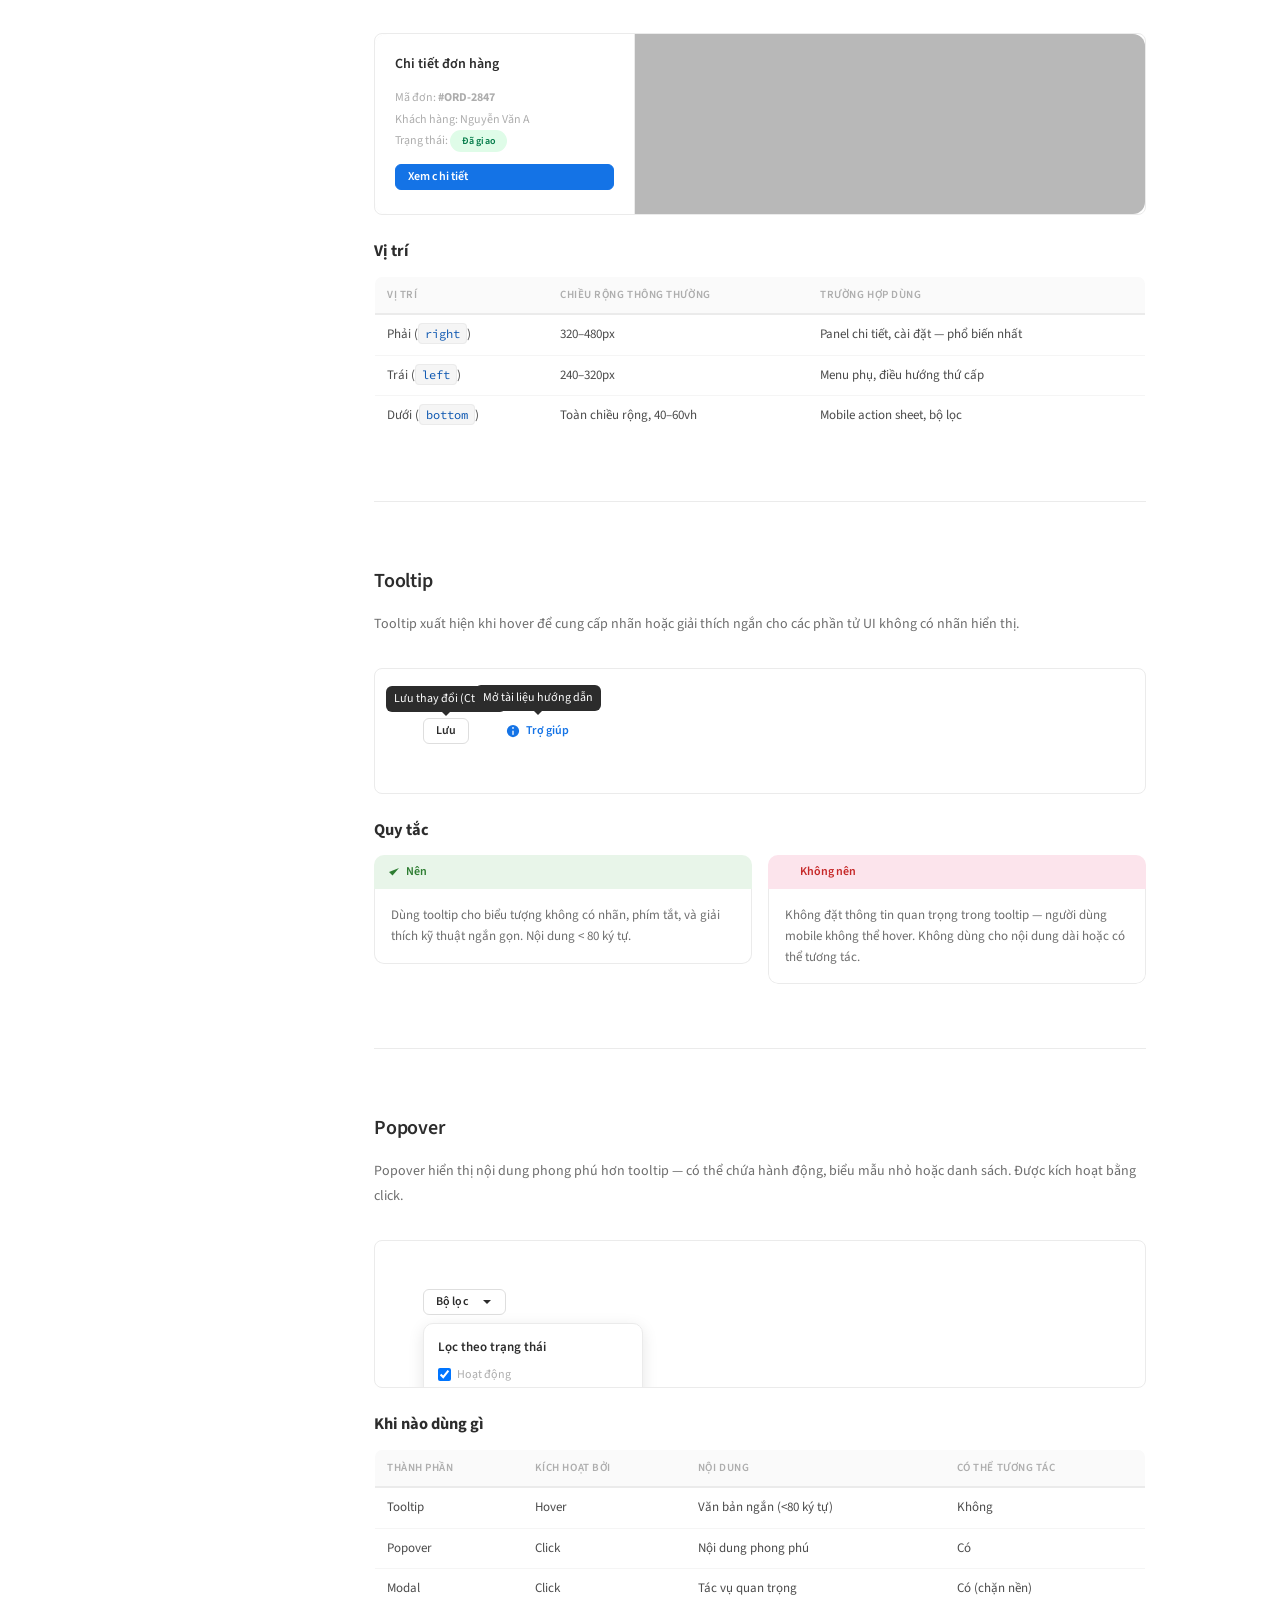
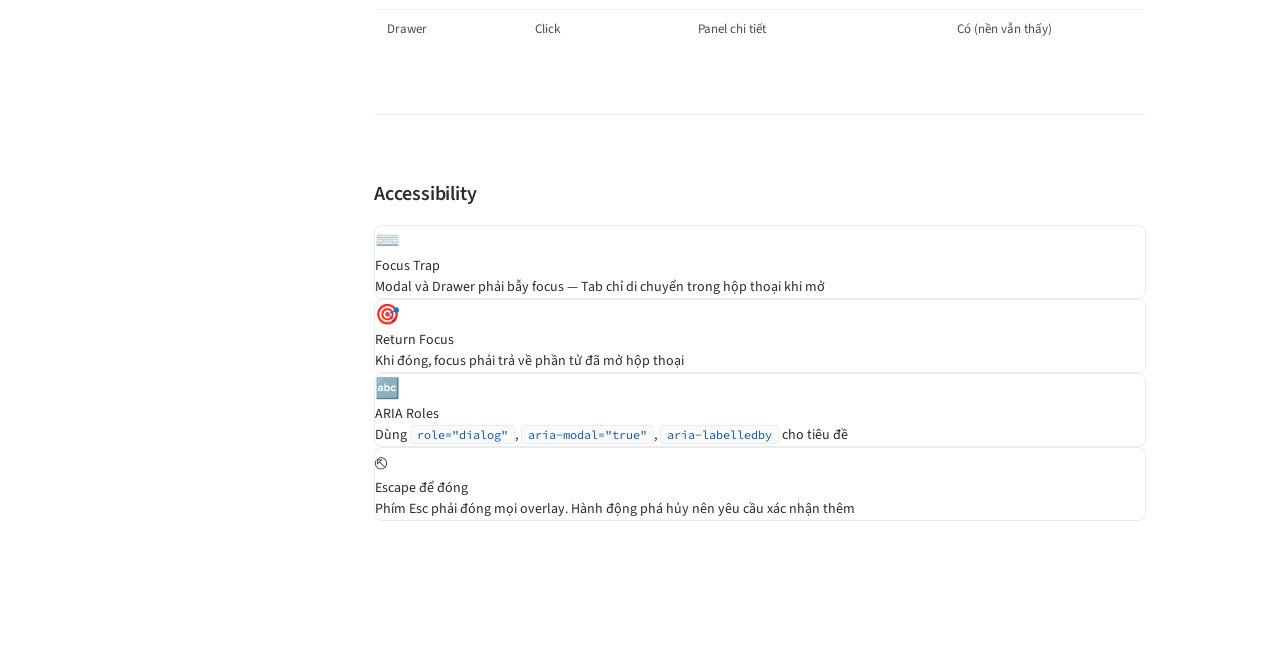
<file: modals.html>
<!DOCTYPE html>
<html lang="vi">
<head>
  <meta charset="UTF-8" />
  <meta name="viewport" content="width=device-width, initial-scale=1.0" />
  <title>Hộp thoại — BHDS</title>
  <link rel="stylesheet" href="styles.css" />
  <link rel="icon" type="image/svg+xml" href="data:image/svg+xml,<svg xmlns='http://www.w3.org/2000/svg' viewBox='0 0 32 32'><rect width='32' height='32' rx='6' fill='%231473E6'/><text x='50%' y='54%' dominant-baseline='middle' text-anchor='middle' fill='white' font-size='14' font-family='Inter,sans-serif' font-weight='700'>B</text></svg>" />
  <style>
    .modal-demo { position:relative; background:var(--color-neutral-100); border-radius:12px; padding:40px 24px; display:flex; align-items:center; justify-content:center; min-height:220px; overflow:hidden; }
    [data-theme="dark"] .modal-demo { background:var(--color-neutral-800); }
    .modal-box { background:var(--color-neutral-0); border:1px solid var(--color-neutral-200); border-radius:12px; box-shadow:0 8px 32px rgba(0,0,0,.12); padding:24px; width:340px; max-width:100%; }
    [data-theme="dark"] .modal-box { background:var(--color-neutral-900); border-color:var(--color-neutral-700); }
    .modal-header { display:flex; align-items:center; justify-content:space-between; margin-bottom:12px; }
    .modal-title { font-size:16px; font-weight:600; color:var(--color-neutral-900); }
    [data-theme="dark"] .modal-title { color:var(--color-neutral-50); }
    .modal-close { width:28px; height:28px; border-radius:6px; border:none; background:transparent; cursor:pointer; display:flex; align-items:center; justify-content:center; color:var(--color-neutral-500); }
    .modal-close:hover { background:var(--color-neutral-100); }
    [data-theme="dark"] .modal-close:hover { background:var(--color-neutral-800); }
    .modal-body { font-size:14px; color:var(--color-neutral-600); line-height:1.6; margin-bottom:20px; }
    [data-theme="dark"] .modal-body { color:var(--color-neutral-400); }
    .modal-footer { display:flex; gap:8px; justify-content:flex-end; }
    .drawer-demo { position:relative; background:var(--color-neutral-100); border-radius:12px; overflow:hidden; min-height:200px; display:flex; }
    [data-theme="dark"] .drawer-demo { background:var(--color-neutral-800); }
    .drawer-panel { width:260px; background:var(--color-neutral-0); border-right:1px solid var(--color-neutral-200); padding:20px; }
    [data-theme="dark"] .drawer-panel { background:var(--color-neutral-900); border-color:var(--color-neutral-700); }
    .drawer-overlay { flex:1; background:rgba(0,0,0,.25); }
    .tooltip-demo { display:flex; gap:24px; align-items:center; flex-wrap:wrap; padding:24px; }
    .tooltip-wrap { position:relative; display:inline-flex; }
    .tooltip-tip { position:absolute; bottom:calc(100% + 6px); left:50%; transform:translateX(-50%); background:var(--color-neutral-900); color:#fff; font-size:12px; padding:4px 8px; border-radius:6px; white-space:nowrap; pointer-events:none; }
    [data-theme="dark"] .tooltip-tip { background:var(--color-neutral-50); color:var(--color-neutral-900); }
    .tooltip-tip::after { content:''; position:absolute; top:100%; left:50%; transform:translateX(-50%); border:4px solid transparent; border-top-color:var(--color-neutral-900); }
    [data-theme="dark"] .tooltip-tip::after { border-top-color:var(--color-neutral-50); }
    .popover-demo { display:flex; gap:32px; align-items:flex-start; flex-wrap:wrap; padding:24px 24px 48px; }
    .popover-wrap { position:relative; display:inline-flex; }
    .popover-card { position:absolute; top:calc(100% + 8px); left:0; background:var(--color-neutral-0); border:1px solid var(--color-neutral-200); border-radius:10px; box-shadow:0 4px 16px rgba(0,0,0,.1); padding:14px; width:220px; }
    [data-theme="dark"] .popover-card { background:var(--color-neutral-900); border-color:var(--color-neutral-700); }
    .popover-card-title { font-size:13px; font-weight:600; color:var(--color-neutral-900); margin-bottom:4px; }
    [data-theme="dark"] .popover-card-title { color:var(--color-neutral-50); }
    .popover-card-body { font-size:12px; color:var(--color-neutral-500); line-height:1.5; }
    .spec-table { width:100%; border-collapse:collapse; font-size:13px; }
    .spec-table th { text-align:left; padding:10px 12px; border-bottom:2px solid var(--color-neutral-200); color:var(--color-neutral-500); font-weight:600; font-size:11px; text-transform:uppercase; letter-spacing:.05em; }
    .spec-table td { padding:10px 12px; border-bottom:1px solid var(--color-neutral-100); color:var(--color-neutral-800); vertical-align:middle; }
    [data-theme="dark"] .spec-table th { border-color:var(--color-neutral-700); color:var(--color-neutral-400); }
    [data-theme="dark"] .spec-table td { border-color:var(--color-neutral-800); color:var(--color-neutral-200); }
    .spec-table code { background:var(--color-neutral-100); border-radius:4px; padding:2px 6px; font-family:'Source Code Pro', monospace; font-size:12px; }
    [data-theme="dark"] .spec-table code { background:var(--color-neutral-800); }
    .do-dont { display:grid; grid-template-columns:1fr 1fr; gap:16px; }
    @media(max-width:600px){ .do-dont { grid-template-columns:1fr; } }
    .do-box, .dont-box { border-radius:10px; overflow:hidden; }
    .do-box-header, .dont-box-header { padding:8px 14px; font-size:12px; font-weight:600; display:flex; align-items:center; gap:6px; }
    .do-box-header { background:#e8f5e9; color:#2e7d32; }
    .dont-box-header { background:#fce4ec; color:#c62828; }
    [data-theme="dark"] .do-box-header { background:rgba(76,175,80,.15); color:#81c784; }
    [data-theme="dark"] .dont-box-header { background:rgba(239,83,80,.15); color:#ef9a9a; }
    .do-box-body, .dont-box-body { border:1px solid var(--color-neutral-200); border-top:none; border-radius:0 0 10px 10px; padding:16px; font-size:13px; color:var(--color-neutral-700); line-height:1.6; }
    [data-theme="dark"] .do-box-body, [data-theme="dark"] .dont-box-body { border-color:var(--color-neutral-700); color:var(--color-neutral-300); }
  </style>
  <script src="main.js" defer></script>
</head>
<body>
  <div class="shell">
    <div class="sidebar-overlay" id="sidebarOverlay"></div>
    <aside class="sidebar" id="sidebar">
      <a class="sidebar-logo" href="index.html">
        <div class="sidebar-logo-mark"><svg viewBox="0 0 16 16"><path d="M2 2h5.5a4.5 4.5 0 0 1 0 9H2V2zm2 2v5h3.5a2.5 2.5 0 0 0 0-5H4zm0 5v3h3.5a1.5 1.5 0 1 0 0-3H4z"/></svg></div>
        <div class="sidebar-logo-text"><span class="sidebar-logo-name">BHDS</span><span class="sidebar-logo-version">v1.0.0 · Nguyễn Tiến Đạt</span></div>
      </a>
      <nav class="sidebar-nav">
        <div class="sidebar-group">
          <div class="sidebar-group-label">Bắt đầu</div>
          <a class="sidebar-item" href="index.html"><svg viewBox="0 0 16 16" fill="currentColor"><path d="M8 1.5L1.5 7H3v7.5h4V11h2v3.5h4V7h1.5L8 1.5z"/></svg>Giới thiệu</a>
          <a class="sidebar-item" href="principles.html"><svg viewBox="0 0 16 16" fill="currentColor"><path d="M8 1a7 7 0 1 0 0 14A7 7 0 0 0 8 1zM7 4.5a1 1 0 1 1 2 0 1 1 0 0 1-2 0zm1 3a.75.75 0 0 1 .75.75v3.5a.75.75 0 0 1-1.5 0v-3.5A.75.75 0 0 1 8 7.5z"/></svg>Nguyên tắc</a>
          <a class="sidebar-item" href="branding.html"><svg viewBox="0 0 16 16" fill="currentColor"><path d="M8 1l1.8 4.2 4.2.8-3 3 .7 4.3L8 11.5l-3.7 1.8.7-4.3-3-3 4.2-.8L8 1z"/></svg>Thương hiệu</a>
        </div>
        <div class="sidebar-group">
          <div class="sidebar-group-label">Nền tảng</div>
          <a class="sidebar-item" href="colors.html"><svg viewBox="0 0 16 16" fill="currentColor"><path d="M8 1a7 7 0 1 0 0 14A7 7 0 0 0 8 1zM2.5 8a5.5 5.5 0 1 1 11 0 5.5 5.5 0 0 1-11 0z"/><circle cx="5" cy="6" r="1.5"/><circle cx="11" cy="6" r="1.5"/><circle cx="8" cy="11" r="1.5"/></svg>Màu sắc</a>
          <a class="sidebar-item" href="typography.html"><svg viewBox="0 0 16 16" fill="currentColor"><path d="M2 3h12v1.5H9.25V13h-1.5V4.5H2V3z"/></svg>Kiểu chữ</a>
          <a class="sidebar-item" href="spacing.html"><svg viewBox="0 0 16 16" fill="currentColor"><path d="M1 3h14v1H1zm0 9h14v1H1zM4 7h8v2H4z"/></svg>Khoảng cách</a>
          <a class="sidebar-item" href="icons.html"><svg viewBox="0 0 16 16" fill="currentColor"><rect x="1" y="1" width="6" height="6" rx="1"/><rect x="9" y="1" width="6" height="6" rx="1"/><rect x="1" y="9" width="6" height="6" rx="1"/><rect x="9" y="9" width="6" height="6" rx="1"/></svg>Biểu tượng</a>
          <a class="sidebar-item" href="motion.html"><svg viewBox="0 0 16 16" fill="currentColor"><path d="M8 1a7 7 0 1 0 0 14A7 7 0 0 0 8 1zm-1 5.5V5l4 3-4 3V9.5l2-1.5-2-1.5z"/></svg>Chuyển động</a>
        </div>
        <div class="sidebar-group">
          <div class="sidebar-group-label">Thành phần</div>
          <a class="sidebar-item" href="components.html"><svg viewBox="0 0 16 16" fill="currentColor"><path d="M8 1L1 4.5v7L8 15l7-3.5v-7L8 1zm0 1.8 5 2.5v5.4l-5 2.5-5-2.5V5.3l5-2.5z"/></svg>Tất cả thành phần</a>
          <a class="sidebar-item" href="buttons.html"><svg viewBox="0 0 16 16" fill="currentColor"><rect x="1" y="4" width="14" height="8" rx="2"/></svg>Button</a>
          <a class="sidebar-item" href="forms.html"><svg viewBox="0 0 16 16" fill="currentColor"><rect x="1" y="4" width="14" height="2" rx="1"/><rect x="1" y="8" width="10" height="2" rx="1"/><rect x="1" y="12" width="7" height="2" rx="1"/></svg>Form & Input</a>
          <a class="sidebar-item" href="navigation.html"><svg viewBox="0 0 16 16" fill="currentColor"><path d="M1 4h14v1.5H1zm0 5.5h14V11H1zM5 7h6v1.5H5z"/></svg>Điều hướng</a>
          <a class="sidebar-item" href="feedback.html"><svg viewBox="0 0 16 16" fill="currentColor"><path d="M8 1a7 7 0 1 0 0 14A7 7 0 0 0 8 1zM7 5h2v4H7V5zm0 5h2v2H7v-2z"/></svg>Phản hồi</a>
          <a class="sidebar-item" href="data.html"><svg viewBox="0 0 16 16" fill="currentColor"><path d="M3 2h10a1 1 0 0 1 1 1v10a1 1 0 0 1-1 1H3a1 1 0 0 1-1-1V3a1 1 0 0 1 1-1zm1 2v2h8V4H4zm0 4v2h8V8H4zm0 4v1h8v-1H4z"/></svg>Dữ liệu</a>
          <a class="sidebar-item active" href="modals.html"><svg viewBox="0 0 16 16" fill="currentColor"><rect x="2" y="3" width="12" height="10" rx="1.5"/><path d="M5 3V2h6v1"/></svg>Hộp thoại</a>
        </div>
        <div class="sidebar-group">
          <div class="sidebar-group-label">Mẫu SaaS</div>
          <a class="sidebar-item" href="patterns.html"><svg viewBox="0 0 16 16" fill="currentColor"><rect x="1" y="1" width="6" height="4" rx="1"/><rect x="9" y="1" width="6" height="4" rx="1"/><rect x="1" y="7" width="6" height="8" rx="1"/><rect x="9" y="7" width="6" height="4" rx="1"/></svg>Mẫu giao diện</a>
        </div>
        <div class="sidebar-group">
          <div class="sidebar-group-label">Tài nguyên</div>
          <a class="sidebar-item" href="tokens.html"><svg viewBox="0 0 16 16" fill="currentColor"><path d="M8 1L1 4.5V8c0 3.3 2.9 6.4 7 7 4.1-.6 7-3.7 7-7V4.5L8 1z"/></svg>Design Tokens</a>
          <a class="sidebar-item" href="changelog.html"><svg viewBox="0 0 16 16" fill="currentColor"><path d="M3 2h10a1 1 0 0 1 1 1v10a1 1 0 0 1-1 1H3a1 1 0 0 1-1-1V3a1 1 0 0 1 1-1zm1 2v1h8V4H4zm0 3v1h8V7H4zm0 3v1h5v-1H4z"/></svg>Nhật ký thay đổi</a>
        </div>
      </nav>
      <div class="sidebar-footer">© 2025 Nguyễn Tiến Đạt</div>
    </aside>

    <div class="main">
      <div class="topbar">
        <button class="hamburger" id="hamburger" aria-label="Mở menu"><svg width="18" height="18" viewBox="0 0 18 18" fill="currentColor"><rect y="2" width="18" height="2" rx="1"/><rect y="8" width="18" height="2" rx="1"/><rect y="14" width="18" height="2" rx="1"/></svg></button>
        <div class="topbar-breadcrumb"><span>BHDS</span><span>›</span><span>Thành phần</span><span>›</span><span class="current">Hộp thoại</span></div>
        <div class="topbar-actions">
          <button class="theme-toggle" id="themeToggle" aria-label="Chuyển giao diện" title="Giao diện sáng/tối">
            <svg class="icon-sun" width="15" height="15" viewBox="0 0 24 24" fill="none" stroke="currentColor" stroke-width="2" stroke-linecap="round" stroke-linejoin="round"><circle cx="12" cy="12" r="5"/><line x1="12" y1="1" x2="12" y2="3"/><line x1="12" y1="21" x2="12" y2="23"/><line x1="4.22" y1="4.22" x2="5.64" y2="5.64"/><line x1="18.36" y1="18.36" x2="19.78" y2="19.78"/><line x1="1" y1="12" x2="3" y2="12"/><line x1="21" y1="12" x2="23" y2="12"/><line x1="4.22" y1="19.78" x2="5.64" y2="18.36"/><line x1="18.36" y1="5.64" x2="19.78" y2="4.22"/></svg>
            <svg class="icon-moon" width="15" height="15" viewBox="0 0 24 24" fill="none" stroke="currentColor" stroke-width="2" stroke-linecap="round" stroke-linejoin="round"><path d="M21 12.79A9 9 0 1 1 11.21 3 7 7 0 0 0 21 12.79z"/></svg>
          </button>
        </div>
      </div>

      <div class="page-content">
        <div class="page-header">
          <div class="page-eyebrow">Thành phần</div>
          <h1 class="page-title">Hộp thoại & Overlay</h1>
          <p class="page-desc">Modal, Drawer, Tooltip và Popover — các thành phần lớp trên dùng để hiển thị nội dung bổ sung, xác nhận hành động và cung cấp ngữ cảnh theo yêu cầu.</p>
        </div>

        <!-- Modal -->
        <section class="section">
          <h2 class="section-title">Modal</h2>
          <p class="section-desc">Modal chặn tương tác với trang nền và yêu cầu người dùng xử lý trước khi tiếp tục. Dùng cho xác nhận quan trọng, biểu mẫu hoặc thông tin chi tiết.</p>

          <div class="card" style="margin-bottom:24px;">
            <div class="card-body" style="padding:0;">
              <div class="modal-demo">
                <div class="modal-box">
                  <div class="modal-header">
                    <span class="modal-title">Xác nhận xóa</span>
                    <button class="modal-close" aria-label="Đóng">
                      <svg width="14" height="14" viewBox="0 0 14 14" fill="none" stroke="currentColor" stroke-width="2"><path d="M1 1l12 12M13 1L1 13"/></svg>
                    </button>
                  </div>
                  <div class="modal-body">Bạn có chắc muốn xóa dự án này? Hành động này không thể hoàn tác và toàn bộ dữ liệu sẽ bị mất vĩnh viễn.</div>
                  <div class="modal-footer">
                    <button class="btn btn-ghost btn-sm">Hủy</button>
                    <button class="btn btn-danger btn-sm">Xóa</button>
                  </div>
                </div>
              </div>
            </div>
          </div>

          <h3 class="subsection-title" style="margin-bottom:12px;">Kích thước</h3>
          <table class="spec-table card" style="margin-bottom:24px;">
            <thead><tr><th>Tên</th><th>Chiều rộng</th><th>Dùng khi</th></tr></thead>
            <tbody>
              <tr><td><code>sm</code></td><td>400px</td><td>Xác nhận đơn giản, thông báo ngắn</td></tr>
              <tr><td><code>md</code></td><td>560px</td><td>Biểu mẫu trung bình — mặc định</td></tr>
              <tr><td><code>lg</code></td><td>720px</td><td>Biểu mẫu phức tạp, nội dung phong phú</td></tr>
              <tr><td><code>xl</code></td><td>900px</td><td>Trình xem, so sánh, bảng dữ liệu</td></tr>
            </tbody>
          </table>

          <h3 class="subsection-title" style="margin-bottom:12px;">Biến thể</h3>
          <div class="token-grid" style="margin-bottom:24px;">
            <div class="token-row card">
              <div class="token-preview" style="display:flex;gap:8px;align-items:center;">
                <span class="badge badge-brand">Thông tin</span>
              </div>
              <div class="token-info">
                <div class="token-name">Thông tin / Trung tính</div>
                <div class="token-desc">Hiển thị nội dung chi tiết, cài đặt</div>
              </div>
            </div>
            <div class="token-row card">
              <div class="token-preview" style="display:flex;gap:8px;align-items:center;">
                <span class="badge badge-warning">Cảnh báo</span>
              </div>
              <div class="token-info">
                <div class="token-name">Cảnh báo</div>
                <div class="token-desc">Hành động có thể đảo ngược, cần thận trọng</div>
              </div>
            </div>
            <div class="token-row card">
              <div class="token-preview" style="display:flex;gap:8px;align-items:center;">
                <span class="badge badge-danger">Nguy hiểm</span>
              </div>
              <div class="token-info">
                <div class="token-name">Nguy hiểm</div>
                <div class="token-desc">Xóa, hủy — hành động không thể hoàn tác</div>
              </div>
            </div>
          </div>
        </section>

        <!-- Drawer -->
        <section class="section">
          <h2 class="section-title">Drawer</h2>
          <p class="section-desc">Drawer trượt từ cạnh màn hình (thường là bên phải hoặc trái). Dùng khi cần ngữ cảnh phụ mà không hoàn toàn chặn luồng chính.</p>

          <div class="card" style="margin-bottom:24px;">
            <div class="card-body" style="padding:0;">
              <div class="drawer-demo" style="min-height:180px;">
                <div class="drawer-panel">
                  <div style="font-weight:600;color:var(--color-neutral-900);margin-bottom:12px;font-size:14px;">Chi tiết đơn hàng</div>
                  <div style="font-size:12px;color:var(--color-neutral-500);line-height:1.8;">
                    <div>Mã đơn: <strong>#ORD-2847</strong></div>
                    <div>Khách hàng: Nguyễn Văn A</div>
                    <div>Trạng thái: <span class="badge badge-success" style="font-size:10px;">Đã giao</span></div>
                    <div style="margin-top:12px;">
                      <button class="btn btn-primary btn-sm" style="width:100%;">Xem chi tiết</button>
                    </div>
                  </div>
                </div>
                <div class="drawer-overlay"></div>
              </div>
            </div>
          </div>

          <h3 class="subsection-title" style="margin-bottom:12px;">Vị trí</h3>
          <table class="spec-table card" style="margin-bottom:24px;">
            <thead><tr><th>Vị trí</th><th>Chiều rộng thông thường</th><th>Trường hợp dùng</th></tr></thead>
            <tbody>
              <tr><td>Phải (<code>right</code>)</td><td>320–480px</td><td>Panel chi tiết, cài đặt — phổ biến nhất</td></tr>
              <tr><td>Trái (<code>left</code>)</td><td>240–320px</td><td>Menu phụ, điều hướng thứ cấp</td></tr>
              <tr><td>Dưới (<code>bottom</code>)</td><td>Toàn chiều rộng, 40–60vh</td><td>Mobile action sheet, bộ lọc</td></tr>
            </tbody>
          </table>
        </section>

        <!-- Tooltip -->
        <section class="section">
          <h2 class="section-title">Tooltip</h2>
          <p class="section-desc">Tooltip xuất hiện khi hover để cung cấp nhãn hoặc giải thích ngắn cho các phần tử UI không có nhãn hiển thị.</p>

          <div class="card" style="margin-bottom:24px;">
            <div class="card-body">
              <div class="tooltip-demo">
                <div class="tooltip-wrap">
                  <button class="btn btn-secondary btn-sm">Lưu</button>
                  <div class="tooltip-tip">Lưu thay đổi (Ctrl+S)</div>
                </div>
                <div class="tooltip-wrap">
                  <button class="btn btn-ghost btn-sm" style="display:flex;align-items:center;gap:6px;">
                    <svg width="14" height="14" viewBox="0 0 16 16" fill="currentColor"><path d="M8 1a7 7 0 1 0 0 14A7 7 0 0 0 8 1zM7 4.5a1 1 0 1 1 2 0 1 1 0 0 1-2 0zm1 3a.75.75 0 0 1 .75.75v3.5a.75.75 0 0 1-1.5 0v-3.5A.75.75 0 0 1 8 7.5z"/></svg>
                    Trợ giúp
                  </button>
                  <div class="tooltip-tip">Mở tài liệu hướng dẫn</div>
                </div>
              </div>
            </div>
          </div>

          <h3 class="subsection-title" style="margin-bottom:12px;">Quy tắc</h3>
          <div class="do-dont">
            <div class="do-box">
              <div class="do-box-header"><svg width="12" height="12" viewBox="0 0 12 12" fill="currentColor"><path d="M1 6l3.5 3.5L11 2"/></svg> Nên</div>
              <div class="do-box-body">Dùng tooltip cho biểu tượng không có nhãn, phím tắt, và giải thích kỹ thuật ngắn gọn. Nội dung &lt; 80 ký tự.</div>
            </div>
            <div class="dont-box">
              <div class="dont-box-header"><svg width="12" height="12" viewBox="0 0 12 12" fill="currentColor"><path d="M2 2l8 8M10 2L2 10"/></svg> Không nên</div>
              <div class="dont-box-body">Không đặt thông tin quan trọng trong tooltip — người dùng mobile không thể hover. Không dùng cho nội dung dài hoặc có thể tương tác.</div>
            </div>
          </div>
        </section>

        <!-- Popover -->
        <section class="section">
          <h2 class="section-title">Popover</h2>
          <p class="section-desc">Popover hiển thị nội dung phong phú hơn tooltip — có thể chứa hành động, biểu mẫu nhỏ hoặc danh sách. Được kích hoạt bằng click.</p>

          <div class="card" style="margin-bottom:24px;">
            <div class="card-body">
              <div class="popover-demo">
                <div class="popover-wrap">
                  <button class="btn btn-secondary btn-sm">Bộ lọc <svg width="12" height="12" viewBox="0 0 12 12" fill="currentColor" style="margin-left:4px;"><path d="M2 4l4 4 4-4"/></svg></button>
                  <div class="popover-card">
                    <div class="popover-card-title">Lọc theo trạng thái</div>
                    <div class="popover-card-body" style="display:flex;flex-direction:column;gap:6px;margin-top:8px;">
                      <label style="display:flex;align-items:center;gap:6px;cursor:pointer;"><input type="checkbox" checked /> Hoạt động</label>
                      <label style="display:flex;align-items:center;gap:6px;cursor:pointer;"><input type="checkbox" /> Tạm dừng</label>
                      <label style="display:flex;align-items:center;gap:6px;cursor:pointer;"><input type="checkbox" checked /> Đã hoàn thành</label>
                      <button class="btn btn-primary btn-sm" style="margin-top:8px;width:100%;">Áp dụng</button>
                    </div>
                  </div>
                </div>
              </div>
            </div>
          </div>

          <h3 class="subsection-title" style="margin-bottom:12px;">Khi nào dùng gì</h3>
          <table class="spec-table card">
            <thead><tr><th>Thành phần</th><th>Kích hoạt bởi</th><th>Nội dung</th><th>Có thể tương tác</th></tr></thead>
            <tbody>
              <tr><td>Tooltip</td><td>Hover</td><td>Văn bản ngắn (&lt;80 ký tự)</td><td>Không</td></tr>
              <tr><td>Popover</td><td>Click</td><td>Nội dung phong phú</td><td>Có</td></tr>
              <tr><td>Modal</td><td>Click</td><td>Tác vụ quan trọng</td><td>Có (chặn nền)</td></tr>
              <tr><td>Drawer</td><td>Click</td><td>Panel chi tiết</td><td>Có (nền vẫn thấy)</td></tr>
            </tbody>
          </table>
        </section>

        <!-- Accessibility -->
        <section class="section">
          <h2 class="section-title">Accessibility</h2>
          <div class="token-grid">
            <div class="token-row card">
              <div class="token-preview"><span style="font-size:20px;">⌨️</span></div>
              <div class="token-info">
                <div class="token-name">Focus Trap</div>
                <div class="token-desc">Modal và Drawer phải bẫy focus — Tab chỉ di chuyển trong hộp thoại khi mở</div>
              </div>
            </div>
            <div class="token-row card">
              <div class="token-preview"><span style="font-size:20px;">🎯</span></div>
              <div class="token-info">
                <div class="token-name">Return Focus</div>
                <div class="token-desc">Khi đóng, focus phải trả về phần tử đã mở hộp thoại</div>
              </div>
            </div>
            <div class="token-row card">
              <div class="token-preview"><span style="font-size:20px;">🔤</span></div>
              <div class="token-info">
                <div class="token-name">ARIA Roles</div>
                <div class="token-desc">Dùng <code>role="dialog"</code>, <code>aria-modal="true"</code>, <code>aria-labelledby</code> cho tiêu đề</div>
              </div>
            </div>
            <div class="token-row card">
              <div class="token-preview"><span style="font-size:20px;">⎋</span></div>
              <div class="token-info">
                <div class="token-name">Escape để đóng</div>
                <div class="token-desc">Phím Esc phải đóng mọi overlay. Hành động phá hủy nên yêu cầu xác nhận thêm</div>
              </div>
            </div>
          </div>
        </section>
      </div>
    </div>
  </div>
</body>
</html>
</file>
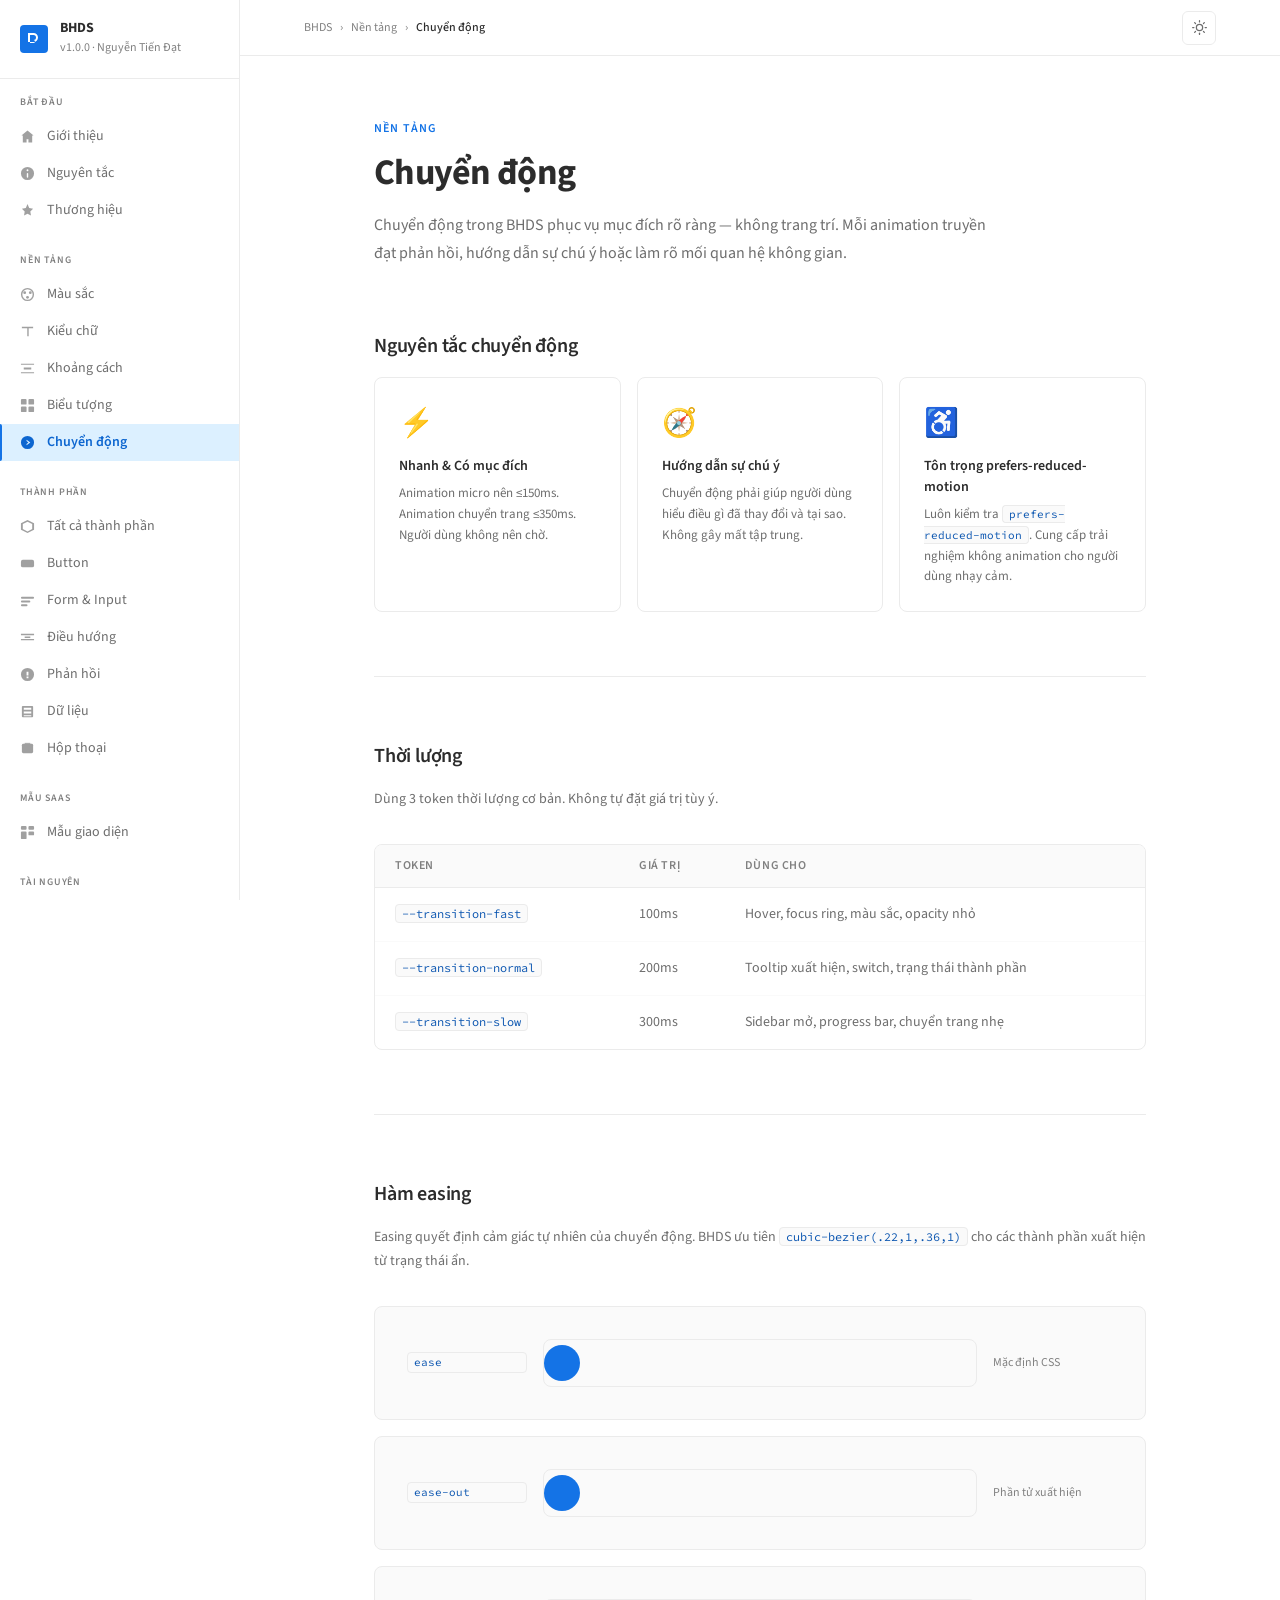
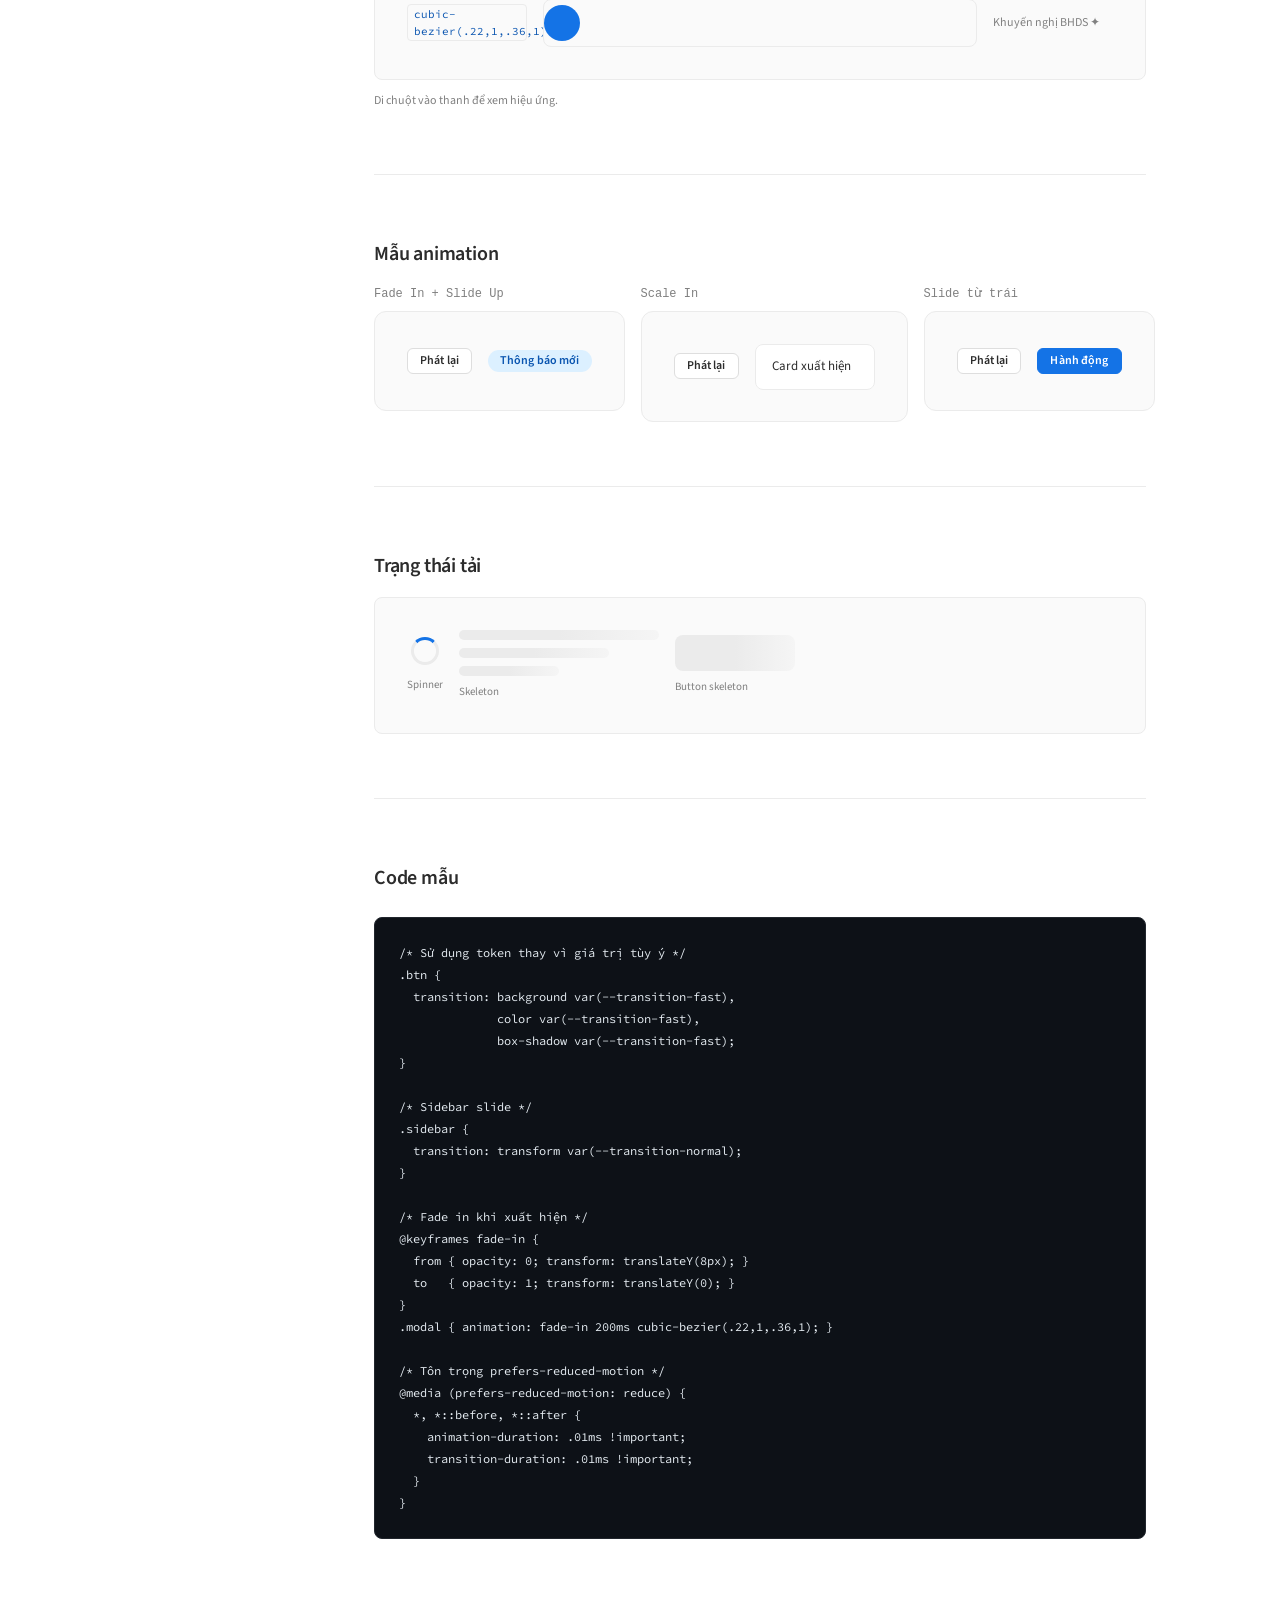
<file: motion.html>
<!DOCTYPE html>
<html lang="vi">
<head>
  <meta charset="UTF-8" />
  <meta name="viewport" content="width=device-width, initial-scale=1.0" />
  <title>Chuyển động — BHDS</title>
  <link rel="stylesheet" href="styles.css" />
  <link rel="icon" type="image/svg+xml" href="data:image/svg+xml,<svg xmlns='http://www.w3.org/2000/svg' viewBox='0 0 32 32'><rect width='32' height='32' rx='6' fill='%231473E6'/><text x='50%' y='54%' dominant-baseline='middle' text-anchor='middle' fill='white' font-size='14' font-family='Source Sans 3,sans-serif' font-weight='700'>B</text></svg>" />
  <style>
    @keyframes fade-in { from{opacity:0;transform:translateY(8px)} to{opacity:1;transform:translateY(0)} }
    @keyframes scale-in { from{opacity:0;transform:scale(.92)} to{opacity:1;transform:scale(1)} }
    @keyframes slide-right { from{opacity:0;transform:translateX(-16px)} to{opacity:1;transform:translateX(0)} }
    @keyframes pulse-ring { 0%,100%{transform:scale(1);opacity:.8} 50%{transform:scale(1.1);opacity:.4} }
    @keyframes spin { to{transform:rotate(360deg)} }
    .anim-box { background:var(--surface-overlay); border:1px solid var(--border-default); border-radius:12px; padding:32px; display:flex; align-items:center; justify-content:center; min-height:100px; }
    .anim-fade { animation: fade-in var(--t,300ms) ease both; }
    .anim-scale { animation: scale-in var(--t,300ms) cubic-bezier(.22,1,.36,1) both; }
    .anim-slide { animation: slide-right var(--t,300ms) cubic-bezier(.22,1,.36,1) both; }
    .demo-trigger { cursor:pointer; }
    .easing-viz { position:relative; height:48px; background:var(--surface-overlay); border-radius:8px; border:1px solid var(--border-default); overflow:hidden; }
    .easing-ball { position:absolute; left:0; top:50%; transform:translateY(-50%); width:36px; height:36px; background:var(--color-brand-500); border-radius:50%; }
    .spinner { width:28px; height:28px; border:3px solid var(--color-neutral-200); border-top-color:var(--color-brand-500); border-radius:50%; animation: spin .7s linear infinite; }
  </style>
</head>
<body>
  <div class="shell">
    <div class="sidebar-overlay" id="sidebarOverlay"></div>
    <aside class="sidebar" id="sidebar">
      <a class="sidebar-logo" href="index.html">
        <div class="sidebar-logo-mark"><svg viewBox="0 0 16 16"><path d="M2 2h5.5a4.5 4.5 0 0 1 0 9H2V2zm2 2v5h3.5a2.5 2.5 0 0 0 0-5H4zm0 5v3h3.5a1.5 1.5 0 1 0 0-3H4z"/></svg></div>
        <div class="sidebar-logo-text"><span class="sidebar-logo-name">BHDS</span><span class="sidebar-logo-version">v1.0.0 · Nguyễn Tiến Đạt</span></div>
      </a>
      <nav class="sidebar-nav">
        <div class="sidebar-group">
          <div class="sidebar-group-label">Bắt đầu</div>
          <a class="sidebar-item" href="index.html"><svg viewBox="0 0 16 16" fill="currentColor"><path d="M8 1.5L1.5 7H3v7.5h4V11h2v3.5h4V7h1.5L8 1.5z"/></svg>Giới thiệu</a>
          <a class="sidebar-item" href="principles.html"><svg viewBox="0 0 16 16" fill="currentColor"><path d="M8 1a7 7 0 1 0 0 14A7 7 0 0 0 8 1zM7 4.5a1 1 0 1 1 2 0 1 1 0 0 1-2 0zm1 3a.75.75 0 0 1 .75.75v3.5a.75.75 0 0 1-1.5 0v-3.5A.75.75 0 0 1 8 7.5z"/></svg>Nguyên tắc</a>
          <a class="sidebar-item" href="branding.html"><svg viewBox="0 0 16 16" fill="currentColor"><path d="M8 1l1.8 4.2 4.2.8-3 3 .7 4.3L8 11.5l-3.7 1.8.7-4.3-3-3 4.2-.8L8 1z"/></svg>Thương hiệu</a>
        </div>
        <div class="sidebar-group">
          <div class="sidebar-group-label">Nền tảng</div>
          <a class="sidebar-item" href="colors.html"><svg viewBox="0 0 16 16" fill="currentColor"><path d="M8 1a7 7 0 1 0 0 14A7 7 0 0 0 8 1zM2.5 8a5.5 5.5 0 1 1 11 0 5.5 5.5 0 0 1-11 0z"/><circle cx="5" cy="6" r="1.5"/><circle cx="11" cy="6" r="1.5"/><circle cx="8" cy="11" r="1.5"/></svg>Màu sắc</a>
          <a class="sidebar-item" href="typography.html"><svg viewBox="0 0 16 16" fill="currentColor"><path d="M2 3h12v1.5H9.25V13h-1.5V4.5H2V3z"/></svg>Kiểu chữ</a>
          <a class="sidebar-item" href="spacing.html"><svg viewBox="0 0 16 16" fill="currentColor"><path d="M1 3h14v1H1zm0 9h14v1H1zM4 7h8v2H4z"/></svg>Khoảng cách</a>
          <a class="sidebar-item" href="icons.html"><svg viewBox="0 0 16 16" fill="currentColor"><rect x="1" y="1" width="6" height="6" rx="1"/><rect x="9" y="1" width="6" height="6" rx="1"/><rect x="1" y="9" width="6" height="6" rx="1"/><rect x="9" y="9" width="6" height="6" rx="1"/></svg>Biểu tượng</a>
          <a class="sidebar-item active" href="motion.html"><svg viewBox="0 0 16 16" fill="currentColor"><path d="M8 1a7 7 0 1 0 0 14A7 7 0 0 0 8 1zm-1 5.5V5l4 3-4 3V9.5l2-1.5-2-1.5z"/></svg>Chuyển động</a>
        </div>
        <div class="sidebar-group">
          <div class="sidebar-group-label">Thành phần</div>
          <a class="sidebar-item" href="components.html"><svg viewBox="0 0 16 16" fill="currentColor"><path d="M8 1L1 4.5v7L8 15l7-3.5v-7L8 1zm0 1.8 5 2.5v5.4l-5 2.5-5-2.5V5.3l5-2.5z"/></svg>Tất cả thành phần</a>
          <a class="sidebar-item" href="buttons.html"><svg viewBox="0 0 16 16" fill="currentColor"><rect x="1" y="4" width="14" height="8" rx="2"/></svg>Button</a>
          <a class="sidebar-item" href="forms.html"><svg viewBox="0 0 16 16" fill="currentColor"><rect x="1" y="4" width="14" height="2" rx="1"/><rect x="1" y="8" width="10" height="2" rx="1"/><rect x="1" y="12" width="7" height="2" rx="1"/></svg>Form & Input</a>
          <a class="sidebar-item" href="navigation.html"><svg viewBox="0 0 16 16" fill="currentColor"><path d="M1 4h14v1.5H1zm0 5.5h14V11H1zM5 7h6v1.5H5z"/></svg>Điều hướng</a>
          <a class="sidebar-item" href="feedback.html"><svg viewBox="0 0 16 16" fill="currentColor"><path d="M8 1a7 7 0 1 0 0 14A7 7 0 0 0 8 1zM7 5h2v4H7V5zm0 5h2v2H7v-2z"/></svg>Phản hồi</a>
          <a class="sidebar-item" href="data.html"><svg viewBox="0 0 16 16" fill="currentColor"><path d="M3 2h10a1 1 0 0 1 1 1v10a1 1 0 0 1-1 1H3a1 1 0 0 1-1-1V3a1 1 0 0 1 1-1zm1 2v2h8V4H4zm0 4v2h8V8H4zm0 4v1h8v-1H4z"/></svg>Dữ liệu</a>
          <a class="sidebar-item" href="modals.html"><svg viewBox="0 0 16 16" fill="currentColor"><rect x="2" y="3" width="12" height="10" rx="1.5"/><path d="M5 3V2h6v1"/></svg>Hộp thoại</a>
        </div>
        <div class="sidebar-group">
          <div class="sidebar-group-label">Mẫu SaaS</div>
          <a class="sidebar-item" href="patterns.html"><svg viewBox="0 0 16 16" fill="currentColor"><rect x="1" y="1" width="6" height="4" rx="1"/><rect x="9" y="1" width="6" height="4" rx="1"/><rect x="1" y="7" width="6" height="8" rx="1"/><rect x="9" y="7" width="6" height="4" rx="1"/></svg>Mẫu giao diện</a>
        </div>
        <div class="sidebar-group">
          <div class="sidebar-group-label">Tài nguyên</div>
          <a class="sidebar-item" href="tokens.html"><svg viewBox="0 0 16 16" fill="currentColor"><path d="M8 1L1 4.5V8c0 3.3 2.9 6.4 7 7 4.1-.6 7-3.7 7-7V4.5L8 1z"/></svg>Design Tokens</a>
          <a class="sidebar-item" href="changelog.html"><svg viewBox="0 0 16 16" fill="currentColor"><path d="M3 2h10a1 1 0 0 1 1 1v10a1 1 0 0 1-1 1H3a1 1 0 0 1-1-1V3a1 1 0 0 1 1-1zm1 2v1h8V4H4zm0 3v1h8V7H4zm0 3v1h5v-1H4z"/></svg>Nhật ký thay đổi</a>
        </div>
      </nav>
      <div class="sidebar-footer">© 2025 Nguyễn Tiến Đạt</div>
    </aside>

    <div class="main">
      <div class="topbar">
        <button class="hamburger" id="hamburger" aria-label="Mở menu"><svg width="18" height="18" viewBox="0 0 18 18" fill="currentColor"><rect y="2" width="18" height="2" rx="1"/><rect y="8" width="18" height="2" rx="1"/><rect y="14" width="18" height="2" rx="1"/></svg></button>
        <div class="topbar-breadcrumb"><span>BHDS</span><span>›</span><span>Nền tảng</span><span>›</span><span class="current">Chuyển động</span></div>
        <div class="topbar-actions">
          <button class="theme-toggle" id="themeToggle" aria-label="Chuyển giao diện" title="Giao diện sáng/tối">
            <svg class="icon-sun" width="15" height="15" viewBox="0 0 24 24" fill="none" stroke="currentColor" stroke-width="2" stroke-linecap="round" stroke-linejoin="round"><circle cx="12" cy="12" r="5"/><line x1="12" y1="1" x2="12" y2="3"/><line x1="12" y1="21" x2="12" y2="23"/><line x1="4.22" y1="4.22" x2="5.64" y2="5.64"/><line x1="18.36" y1="18.36" x2="19.78" y2="19.78"/><line x1="1" y1="12" x2="3" y2="12"/><line x1="21" y1="12" x2="23" y2="12"/><line x1="4.22" y1="19.78" x2="5.64" y2="18.36"/><line x1="18.36" y1="5.64" x2="19.78" y2="4.22"/></svg>
            <svg class="icon-moon" width="15" height="15" viewBox="0 0 24 24" fill="none" stroke="currentColor" stroke-width="2" stroke-linecap="round" stroke-linejoin="round"><path d="M21 12.79A9 9 0 1 1 11.21 3 7 7 0 0 0 21 12.79z"/></svg>
          </button>
        </div>
      </div>

      <div class="page-content">
        <div class="page-header">
          <div class="page-eyebrow">Nền tảng</div>
          <h1 class="page-title">Chuyển động</h1>
          <p class="page-desc">Chuyển động trong BHDS phục vụ mục đích rõ ràng — không trang trí. Mỗi animation truyền đạt phản hồi, hướng dẫn sự chú ý hoặc làm rõ mối quan hệ không gian.</p>
        </div>

        <!-- Principles -->
        <div class="section">
          <h2 class="section-title">Nguyên tắc chuyển động</h2>
          <div style="display:grid;grid-template-columns:repeat(3,1fr);gap:16px;">
            <div class="card">
              <div class="card-body">
                <div style="font-size:28px;margin-bottom:12px;">⚡</div>
                <div style="font-weight:600;margin-bottom:6px;color:var(--text-primary);">Nhanh & Có mục đích</div>
                <p style="font-size:13px;color:var(--text-secondary);line-height:1.6;">Animation micro nên ≤150ms. Animation chuyển trang ≤350ms. Người dùng không nên chờ.</p>
              </div>
            </div>
            <div class="card">
              <div class="card-body">
                <div style="font-size:28px;margin-bottom:12px;">🧭</div>
                <div style="font-weight:600;margin-bottom:6px;color:var(--text-primary);">Hướng dẫn sự chú ý</div>
                <p style="font-size:13px;color:var(--text-secondary);line-height:1.6;">Chuyển động phải giúp người dùng hiểu điều gì đã thay đổi và tại sao. Không gây mất tập trung.</p>
              </div>
            </div>
            <div class="card">
              <div class="card-body">
                <div style="font-size:28px;margin-bottom:12px;">♿</div>
                <div style="font-weight:600;margin-bottom:6px;color:var(--text-primary);">Tôn trọng prefers-reduced-motion</div>
                <p style="font-size:13px;color:var(--text-secondary);line-height:1.6;">Luôn kiểm tra <code>prefers-reduced-motion</code>. Cung cấp trải nghiệm không animation cho người dùng nhạy cảm.</p>
              </div>
            </div>
          </div>
        </div>

        <!-- Duration -->
        <div class="section">
          <h2 class="section-title">Thời lượng</h2>
          <p class="section-desc">Dùng 3 token thời lượng cơ bản. Không tự đặt giá trị tùy ý.</p>
          <div class="table-wrap">
            <table>
              <thead><tr><th>Token</th><th>Giá trị</th><th>Dùng cho</th></tr></thead>
              <tbody>
                <tr><td><code>--transition-fast</code></td><td>100ms</td><td>Hover, focus ring, màu sắc, opacity nhỏ</td></tr>
                <tr><td><code>--transition-normal</code></td><td>200ms</td><td>Tooltip xuất hiện, switch, trạng thái thành phần</td></tr>
                <tr><td><code>--transition-slow</code></td><td>300ms</td><td>Sidebar mở, progress bar, chuyển trang nhẹ</td></tr>
              </tbody>
            </table>
          </div>
        </div>

        <!-- Easing -->
        <div class="section">
          <h2 class="section-title">Hàm easing</h2>
          <p class="section-desc">Easing quyết định cảm giác tự nhiên của chuyển động. BHDS ưu tiên <code>cubic-bezier(.22,1,.36,1)</code> cho các thành phần xuất hiện từ trạng thái ẩn.</p>
          <div style="display:flex;flex-direction:column;gap:16px;">
            <div class="demo-box">
              <div style="display:grid;grid-template-columns:120px 1fr 120px;gap:16px;align-items:center;width:100%;">
                <code style="font-size:11px;">ease</code>
                <div class="easing-viz"><div class="easing-ball" style="left:0;transition:left 1s ease;" onmouseover="this.style.left='calc(100% - 36px)'" onmouseout="this.style.left='0'"></div></div>
                <span style="font-size:12px;color:var(--text-tertiary);">Mặc định CSS</span>
              </div>
            </div>
            <div class="demo-box">
              <div style="display:grid;grid-template-columns:120px 1fr 120px;gap:16px;align-items:center;width:100%;">
                <code style="font-size:11px;">ease-out</code>
                <div class="easing-viz"><div class="easing-ball" style="left:0;transition:left 1s ease-out;" onmouseover="this.style.left='calc(100% - 36px)'" onmouseout="this.style.left='0'"></div></div>
                <span style="font-size:12px;color:var(--text-tertiary);">Phần tử xuất hiện</span>
              </div>
            </div>
            <div class="demo-box">
              <div style="display:grid;grid-template-columns:120px 1fr 120px;gap:16px;align-items:center;width:100%;">
                <code style="font-size:11px;">cubic-bezier(.22,1,.36,1)</code>
                <div class="easing-viz"><div class="easing-ball" style="left:0;transition:left 1s cubic-bezier(.22,1,.36,1);" onmouseover="this.style.left='calc(100% - 36px)'" onmouseout="this.style.left='0'"></div></div>
                <span style="font-size:12px;color:var(--text-tertiary);">Khuyến nghị BHDS ✦</span>
              </div>
            </div>
          </div>
          <p style="font-size:12px;color:var(--text-tertiary);margin-top:12px;">Di chuột vào thanh để xem hiệu ứng.</p>
        </div>

        <!-- Animation Patterns -->
        <div class="section">
          <h2 class="section-title">Mẫu animation</h2>
          <div style="display:grid;grid-template-columns:repeat(3,1fr);gap:16px;">
            <div>
              <div style="font-size:12px;font-family:monospace;color:var(--text-tertiary);margin-bottom:8px;">Fade In + Slide Up</div>
              <div class="anim-box">
                <button class="btn btn-secondary btn-sm" onclick="const el=this.nextElementSibling;el.style.animation='none';void el.offsetWidth;el.style.animation='';this.blur();">Phát lại</button>
                <div class="anim-fade" style="--t:400ms;margin-left:16px;"><div class="badge badge-brand">Thông báo mới</div></div>
              </div>
            </div>
            <div>
              <div style="font-size:12px;font-family:monospace;color:var(--text-tertiary);margin-bottom:8px;">Scale In</div>
              <div class="anim-box">
                <button class="btn btn-secondary btn-sm" onclick="const el=this.nextElementSibling;el.style.animation='none';void el.offsetWidth;el.style.animation='';this.blur();">Phát lại</button>
                <div class="anim-scale" style="--t:350ms;margin-left:16px;"><div class="card" style="padding:12px 16px;width:120px;font-size:13px;">Card xuất hiện</div></div>
              </div>
            </div>
            <div>
              <div style="font-size:12px;font-family:monospace;color:var(--text-tertiary);margin-bottom:8px;">Slide từ trái</div>
              <div class="anim-box">
                <button class="btn btn-secondary btn-sm" onclick="const el=this.nextElementSibling;el.style.animation='none';void el.offsetWidth;el.style.animation='';this.blur();">Phát lại</button>
                <div class="anim-slide" style="--t:350ms;margin-left:16px;"><button class="btn btn-primary btn-sm">Hành động</button></div>
              </div>
            </div>
          </div>
        </div>

        <!-- Loading States -->
        <div class="section">
          <h2 class="section-title">Trạng thái tải</h2>
          <div class="demo-box">
            <div class="demo-row">
              <div style="display:flex;flex-direction:column;align-items:center;gap:12px;">
                <div class="spinner"></div>
                <span style="font-size:11px;color:var(--text-tertiary);">Spinner</span>
              </div>
              <div style="display:flex;flex-direction:column;gap:8px;width:200px;">
                <div style="height:10px;background:linear-gradient(90deg,var(--color-neutral-200) 25%,var(--color-neutral-100) 50%,var(--color-neutral-200) 75%);background-size:200% 100%;border-radius:5px;animation:shimmer 1.5s infinite;" ></div>
                <div style="height:10px;width:75%;background:linear-gradient(90deg,var(--color-neutral-200) 25%,var(--color-neutral-100) 50%,var(--color-neutral-200) 75%);background-size:200% 100%;border-radius:5px;animation:shimmer 1.5s infinite .2s;"></div>
                <div style="height:10px;width:50%;background:linear-gradient(90deg,var(--color-neutral-200) 25%,var(--color-neutral-100) 50%,var(--color-neutral-200) 75%);background-size:200% 100%;border-radius:5px;animation:shimmer 1.5s infinite .4s;"></div>
                <span style="font-size:11px;color:var(--text-tertiary);">Skeleton</span>
              </div>
              <div style="display:flex;flex-direction:column;gap:8px;width:120px;">
                <div style="height:36px;background:linear-gradient(90deg,var(--color-neutral-200) 25%,var(--color-neutral-100) 50%,var(--color-neutral-200) 75%);background-size:200% 100%;border-radius:8px;animation:shimmer 1.5s infinite;"></div>
                <span style="font-size:11px;color:var(--text-tertiary);">Button skeleton</span>
              </div>
            </div>
          </div>
          <style>@keyframes shimmer{0%{background-position:200% 0}to{background-position:-200% 0}}</style>
        </div>

        <!-- Code -->
        <div class="section">
          <h2 class="section-title">Code mẫu</h2>
          <pre><code>/* Sử dụng token thay vì giá trị tùy ý */
.btn {
  transition: background var(--transition-fast),
              color var(--transition-fast),
              box-shadow var(--transition-fast);
}

/* Sidebar slide */
.sidebar {
  transition: transform var(--transition-normal);
}

/* Fade in khi xuất hiện */
@keyframes fade-in {
  from { opacity: 0; transform: translateY(8px); }
  to   { opacity: 1; transform: translateY(0); }
}
.modal { animation: fade-in 200ms cubic-bezier(.22,1,.36,1); }

/* Tôn trọng prefers-reduced-motion */
@media (prefers-reduced-motion: reduce) {
  *, *::before, *::after {
    animation-duration: .01ms !important;
    transition-duration: .01ms !important;
  }
}</code></pre>
        </div>

      </div>
    </div>
  </div>
  <script src="main.js"></script>
</body>
</html>
</file>
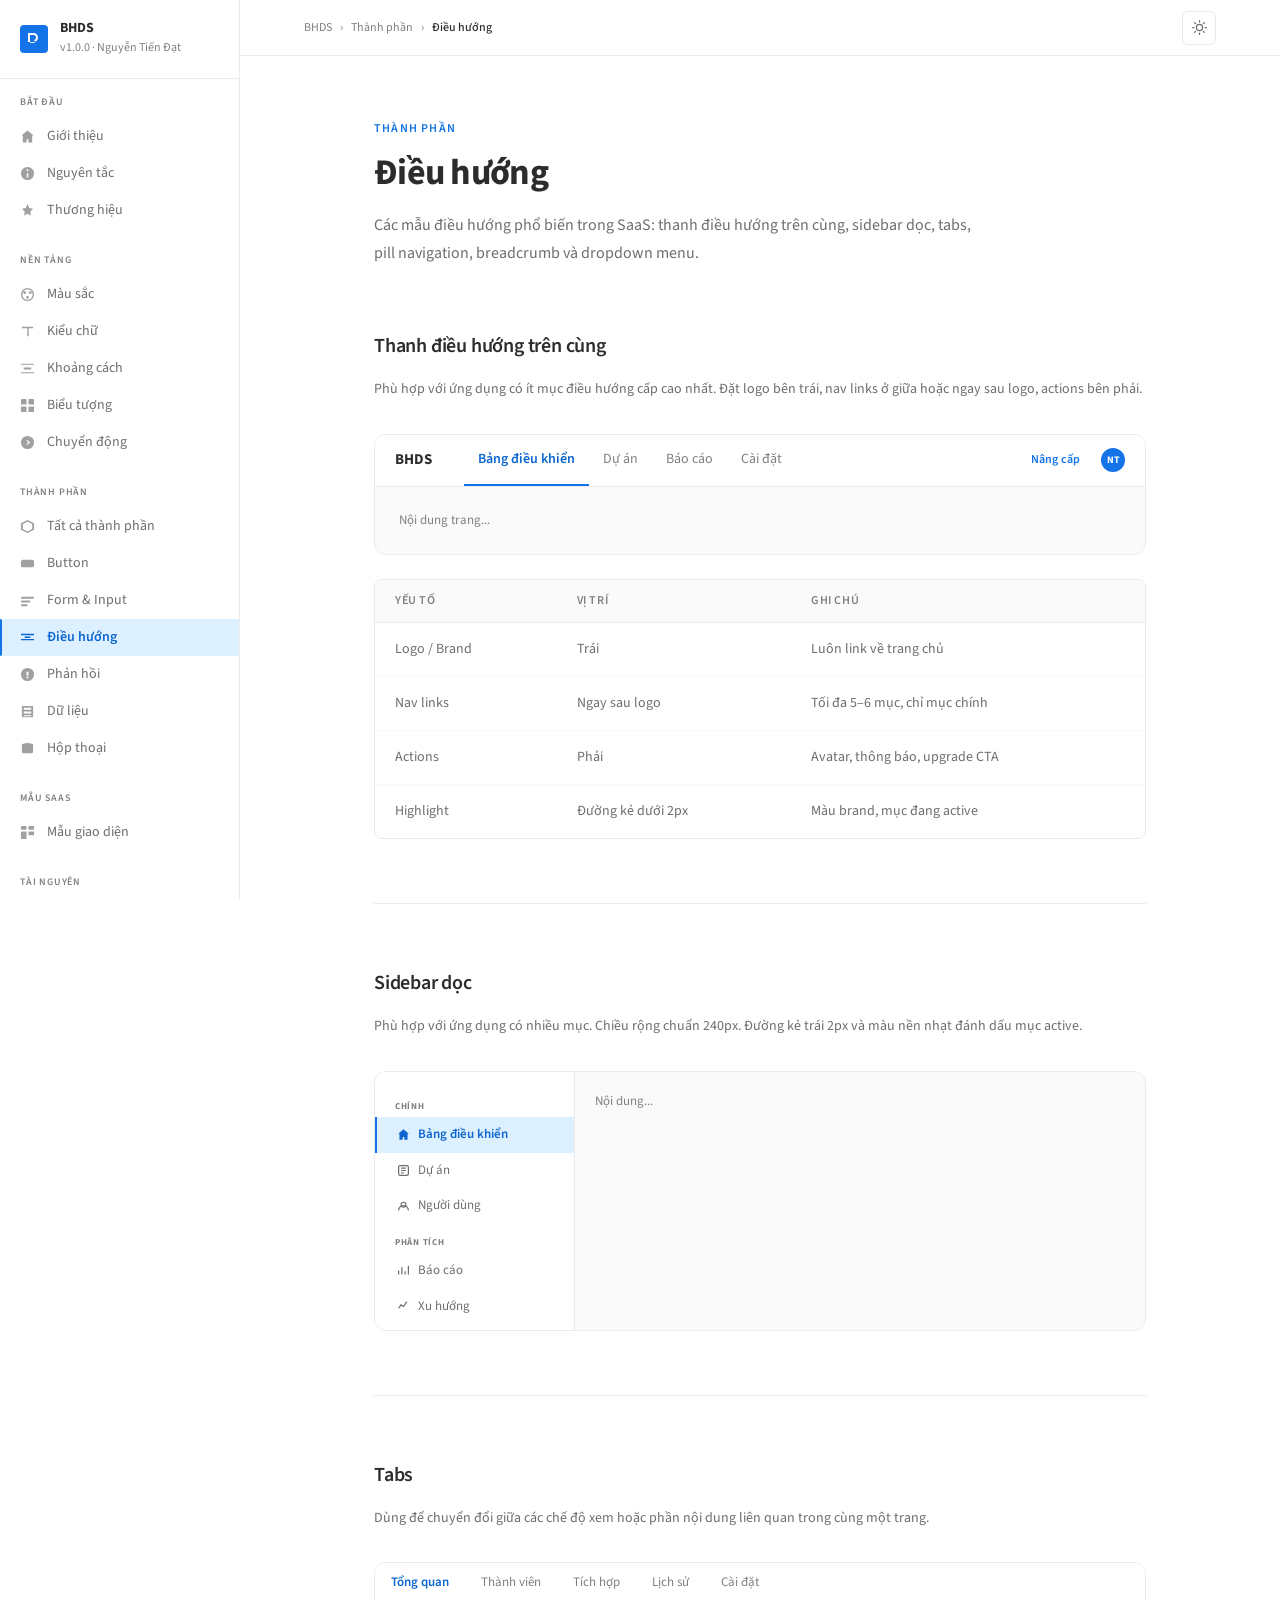
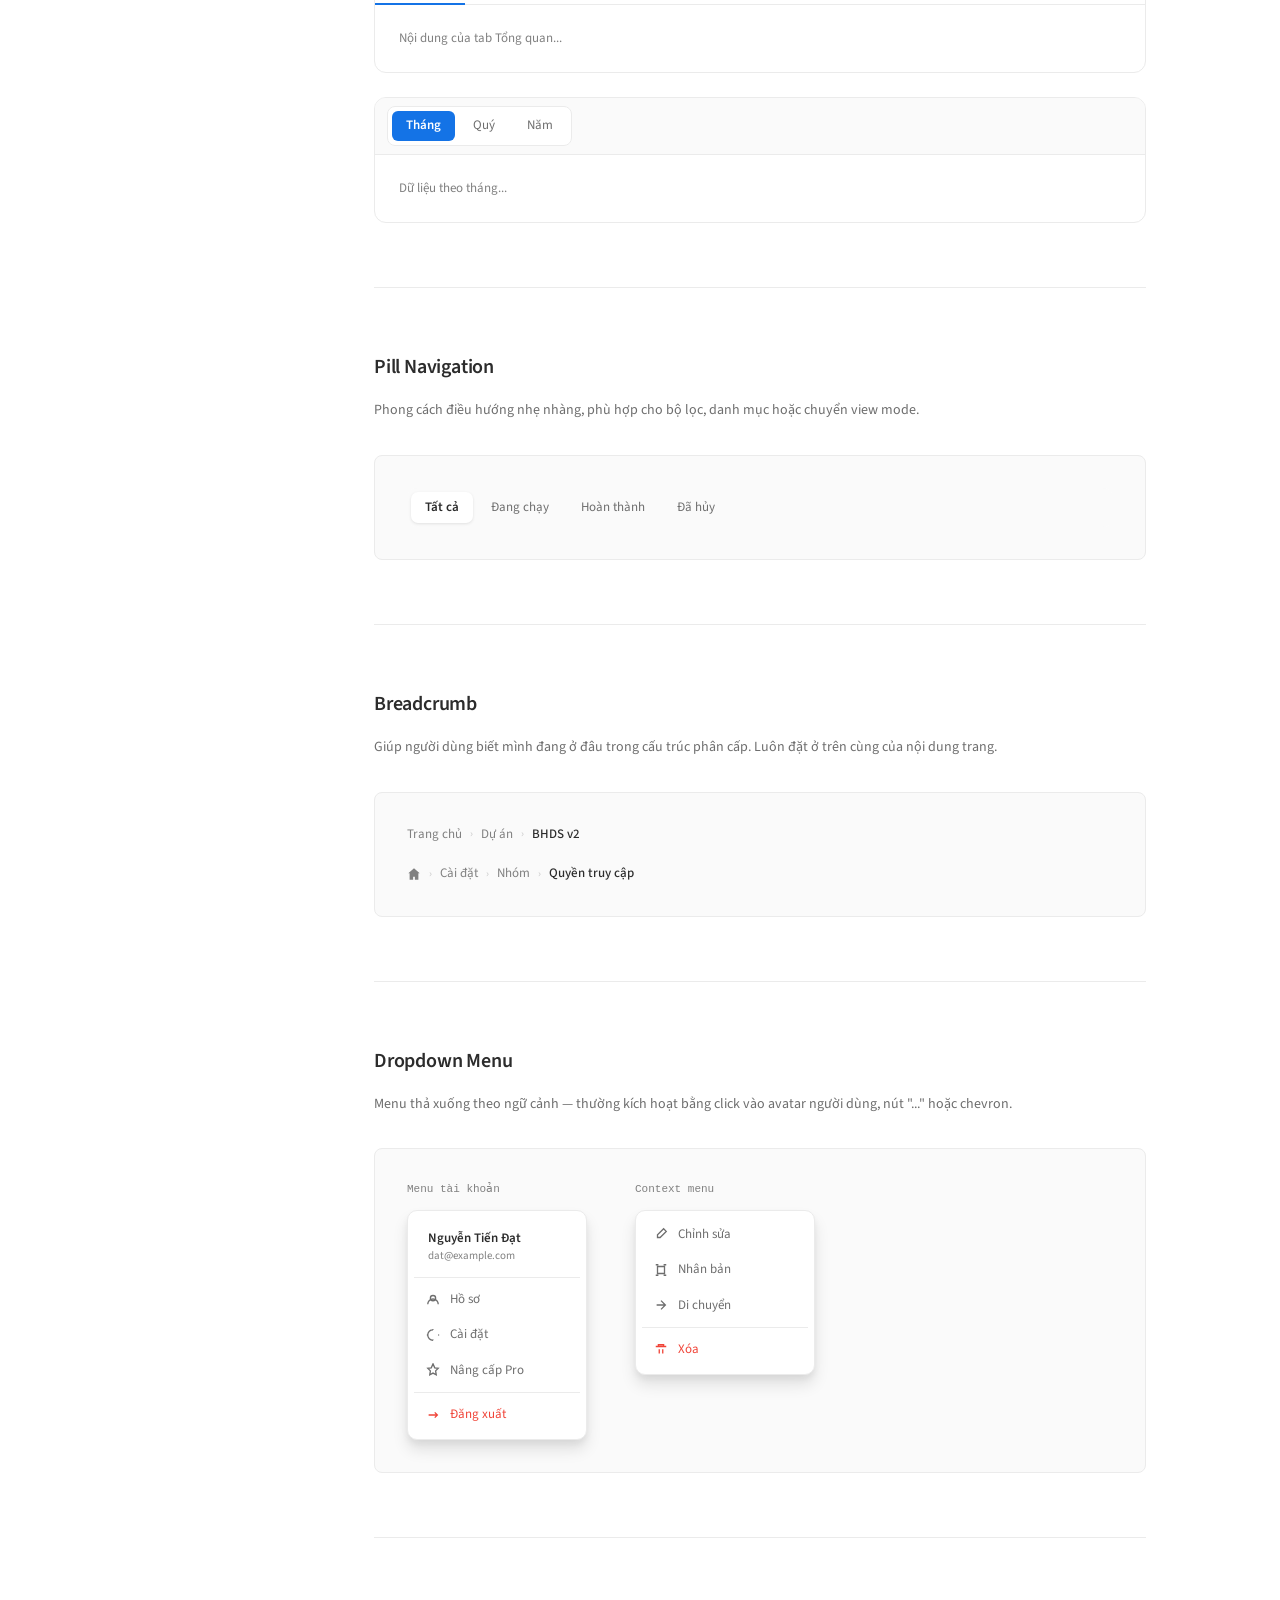
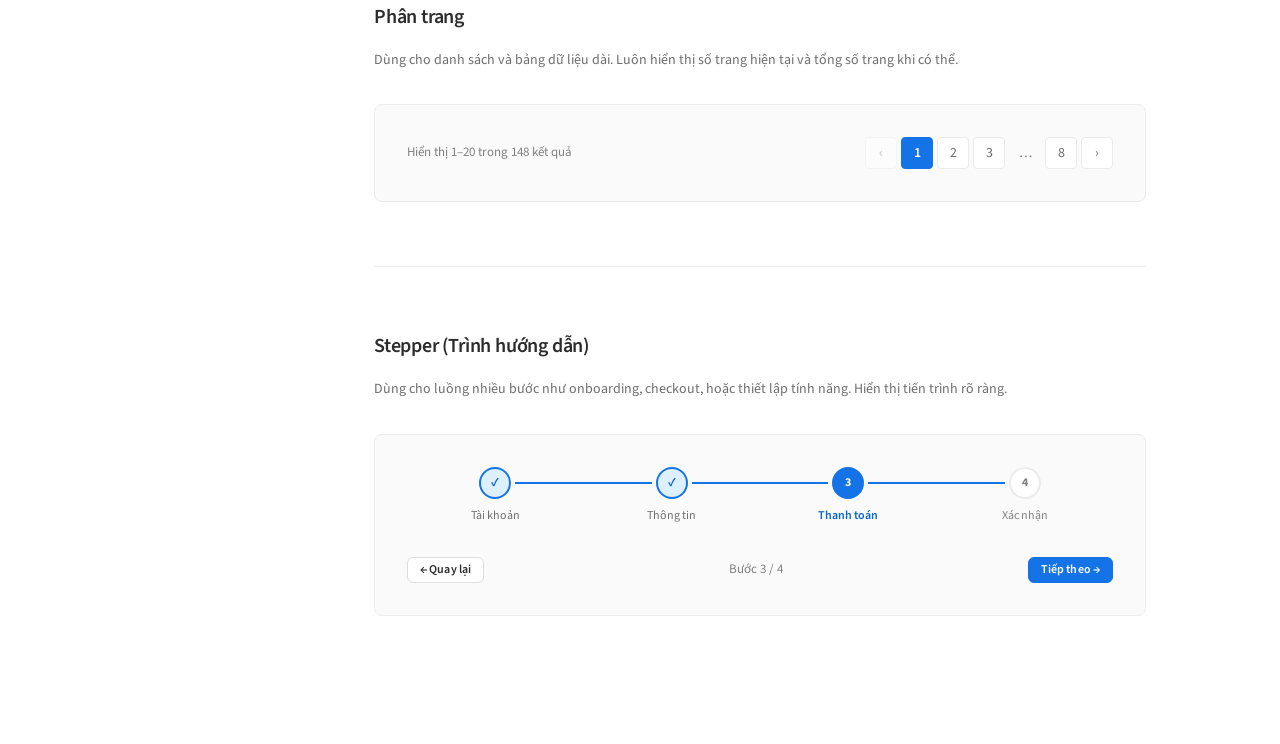
<file: navigation.html>
<!DOCTYPE html>
<html lang="vi">
<head>
  <meta charset="UTF-8" />
  <meta name="viewport" content="width=device-width, initial-scale=1.0" />
  <title>Điều hướng — BHDS</title>
  <link rel="stylesheet" href="styles.css" />
  <link rel="icon" type="image/svg+xml" href="data:image/svg+xml,<svg xmlns='http://www.w3.org/2000/svg' viewBox='0 0 32 32'><rect width='32' height='32' rx='6' fill='%231473E6'/><text x='50%' y='54%' dominant-baseline='middle' text-anchor='middle' fill='white' font-size='14' font-family='Source Sans 3,sans-serif' font-weight='700'>B</text></svg>" />
  <style>
    .nav-demo { background:var(--surface-overlay); border:1px solid var(--border-default); border-radius:12px; overflow:hidden; }
    .demo-topnav { display:flex; align-items:center; height:52px; border-bottom:1px solid var(--border-default); padding:0 20px; gap:0; background:var(--surface-base); }
    .demo-topnav-logo { font-weight:700; font-size:15px; color:var(--text-primary); margin-right:32px; }
    .demo-topnav-link { padding:0 14px; height:52px; display:flex; align-items:center; font-size:14px; color:var(--text-tertiary); border-bottom:2px solid transparent; transition:color .15s, border-color .15s; cursor:pointer; }
    .demo-topnav-link:hover { color:var(--text-primary); }
    .demo-topnav-link.active { color:var(--color-brand-600); border-bottom-color:var(--color-brand-500); font-weight:600; }
    .demo-sidebar-nav { width:200px; border-right:1px solid var(--border-default); padding:16px 0; background:var(--surface-base); }
    .demo-sidebar-link { display:flex; align-items:center; gap:8px; padding:8px 20px; font-size:13px; color:var(--text-secondary); cursor:pointer; transition:background .1s; border-left:2px solid transparent; }
    .demo-sidebar-link:hover { background:var(--surface-overlay); }
    .demo-sidebar-link.active { background:var(--color-brand-100); color:var(--color-brand-600); font-weight:600; border-left-color:var(--color-brand-500); }
    .demo-sidebar-link svg { width:13px; height:13px; }
    .demo-sidebar-section { font-size:9px; font-weight:700; text-transform:uppercase; letter-spacing:.08em; color:var(--text-tertiary); padding:12px 20px 4px; }
    .demo-breadcrumb { display:flex; align-items:center; gap:8px; font-size:13px; }
    .bc-item { color:var(--text-tertiary); cursor:pointer; }
    .bc-item:hover { color:var(--color-brand-500); }
    .bc-current { color:var(--text-primary); font-weight:500; }
    .bc-sep { color:var(--text-disabled); font-size:11px; }
    .tab-demo { border-bottom:1px solid var(--border-default); display:flex; background:var(--surface-base); }
    .tab-item { padding:10px 16px; font-size:13px; color:var(--text-tertiary); cursor:pointer; border-bottom:2px solid transparent; margin-bottom:-1px; }
    .tab-item.active { color:var(--color-brand-600); border-bottom-color:var(--color-brand-500); font-weight:600; }
    .tab-item:hover:not(.active) { color:var(--text-primary); }
    .pill-nav { display:flex; gap:4px; padding:4px; background:var(--surface-overlay); border-radius:10px; }
    .pill-item { padding:6px 14px; font-size:13px; color:var(--text-secondary); border-radius:7px; cursor:pointer; transition:background .15s, color .15s; }
    .pill-item.active { background:var(--surface-base); color:var(--text-primary); font-weight:600; box-shadow:0 1px 3px rgba(0,0,0,.1); }
    .dropdown-menu { background:var(--surface-base); border:1px solid var(--border-default); border-radius:10px; padding:6px; box-shadow:var(--shadow-lg); min-width:180px; }
    .dropdown-item { display:flex; align-items:center; gap:10px; padding:8px 12px; border-radius:6px; font-size:13px; color:var(--text-secondary); cursor:pointer; }
    .dropdown-item:hover { background:var(--surface-overlay); color:var(--text-primary); }
    .dropdown-divider { height:1px; background:var(--border-default); margin:4px 0; }
    .dropdown-item-danger { color:var(--color-danger-500); }
    .dropdown-item-danger:hover { background:var(--color-danger-100); color:var(--color-danger-600); }
  </style>
</head>
<body>
  <div class="shell">
    <div class="sidebar-overlay" id="sidebarOverlay"></div>
    <aside class="sidebar" id="sidebar">
      <a class="sidebar-logo" href="index.html">
        <div class="sidebar-logo-mark"><svg viewBox="0 0 16 16"><path d="M2 2h5.5a4.5 4.5 0 0 1 0 9H2V2zm2 2v5h3.5a2.5 2.5 0 0 0 0-5H4zm0 5v3h3.5a1.5 1.5 0 1 0 0-3H4z"/></svg></div>
        <div class="sidebar-logo-text"><span class="sidebar-logo-name">BHDS</span><span class="sidebar-logo-version">v1.0.0 · Nguyễn Tiến Đạt</span></div>
      </a>
      <nav class="sidebar-nav">
        <div class="sidebar-group">
          <div class="sidebar-group-label">Bắt đầu</div>
          <a class="sidebar-item" href="index.html"><svg viewBox="0 0 16 16" fill="currentColor"><path d="M8 1.5L1.5 7H3v7.5h4V11h2v3.5h4V7h1.5L8 1.5z"/></svg>Giới thiệu</a>
          <a class="sidebar-item" href="principles.html"><svg viewBox="0 0 16 16" fill="currentColor"><path d="M8 1a7 7 0 1 0 0 14A7 7 0 0 0 8 1zM7 4.5a1 1 0 1 1 2 0 1 1 0 0 1-2 0zm1 3a.75.75 0 0 1 .75.75v3.5a.75.75 0 0 1-1.5 0v-3.5A.75.75 0 0 1 8 7.5z"/></svg>Nguyên tắc</a>
          <a class="sidebar-item" href="branding.html"><svg viewBox="0 0 16 16" fill="currentColor"><path d="M8 1l1.8 4.2 4.2.8-3 3 .7 4.3L8 11.5l-3.7 1.8.7-4.3-3-3 4.2-.8L8 1z"/></svg>Thương hiệu</a>
        </div>
        <div class="sidebar-group">
          <div class="sidebar-group-label">Nền tảng</div>
          <a class="sidebar-item" href="colors.html"><svg viewBox="0 0 16 16" fill="currentColor"><path d="M8 1a7 7 0 1 0 0 14A7 7 0 0 0 8 1zM2.5 8a5.5 5.5 0 1 1 11 0 5.5 5.5 0 0 1-11 0z"/><circle cx="5" cy="6" r="1.5"/><circle cx="11" cy="6" r="1.5"/><circle cx="8" cy="11" r="1.5"/></svg>Màu sắc</a>
          <a class="sidebar-item" href="typography.html"><svg viewBox="0 0 16 16" fill="currentColor"><path d="M2 3h12v1.5H9.25V13h-1.5V4.5H2V3z"/></svg>Kiểu chữ</a>
          <a class="sidebar-item" href="spacing.html"><svg viewBox="0 0 16 16" fill="currentColor"><path d="M1 3h14v1H1zm0 9h14v1H1zM4 7h8v2H4z"/></svg>Khoảng cách</a>
          <a class="sidebar-item" href="icons.html"><svg viewBox="0 0 16 16" fill="currentColor"><rect x="1" y="1" width="6" height="6" rx="1"/><rect x="9" y="1" width="6" height="6" rx="1"/><rect x="1" y="9" width="6" height="6" rx="1"/><rect x="9" y="9" width="6" height="6" rx="1"/></svg>Biểu tượng</a>
          <a class="sidebar-item" href="motion.html"><svg viewBox="0 0 16 16" fill="currentColor"><path d="M8 1a7 7 0 1 0 0 14A7 7 0 0 0 8 1zm-1 5.5V5l4 3-4 3V9.5l2-1.5-2-1.5z"/></svg>Chuyển động</a>
        </div>
        <div class="sidebar-group">
          <div class="sidebar-group-label">Thành phần</div>
          <a class="sidebar-item" href="components.html"><svg viewBox="0 0 16 16" fill="currentColor"><path d="M8 1L1 4.5v7L8 15l7-3.5v-7L8 1zm0 1.8 5 2.5v5.4l-5 2.5-5-2.5V5.3l5-2.5z"/></svg>Tất cả thành phần</a>
          <a class="sidebar-item" href="buttons.html"><svg viewBox="0 0 16 16" fill="currentColor"><rect x="1" y="4" width="14" height="8" rx="2"/></svg>Button</a>
          <a class="sidebar-item" href="forms.html"><svg viewBox="0 0 16 16" fill="currentColor"><rect x="1" y="4" width="14" height="2" rx="1"/><rect x="1" y="8" width="10" height="2" rx="1"/><rect x="1" y="12" width="7" height="2" rx="1"/></svg>Form & Input</a>
          <a class="sidebar-item active" href="navigation.html"><svg viewBox="0 0 16 16" fill="currentColor"><path d="M1 4h14v1.5H1zm0 5.5h14V11H1zM5 7h6v1.5H5z"/></svg>Điều hướng</a>
          <a class="sidebar-item" href="feedback.html"><svg viewBox="0 0 16 16" fill="currentColor"><path d="M8 1a7 7 0 1 0 0 14A7 7 0 0 0 8 1zM7 5h2v4H7V5zm0 5h2v2H7v-2z"/></svg>Phản hồi</a>
          <a class="sidebar-item" href="data.html"><svg viewBox="0 0 16 16" fill="currentColor"><path d="M3 2h10a1 1 0 0 1 1 1v10a1 1 0 0 1-1 1H3a1 1 0 0 1-1-1V3a1 1 0 0 1 1-1zm1 2v2h8V4H4zm0 4v2h8V8H4zm0 4v1h8v-1H4z"/></svg>Dữ liệu</a>
          <a class="sidebar-item" href="modals.html"><svg viewBox="0 0 16 16" fill="currentColor"><rect x="2" y="3" width="12" height="10" rx="1.5"/><path d="M5 3V2h6v1"/></svg>Hộp thoại</a>
        </div>
        <div class="sidebar-group">
          <div class="sidebar-group-label">Mẫu SaaS</div>
          <a class="sidebar-item" href="patterns.html"><svg viewBox="0 0 16 16" fill="currentColor"><rect x="1" y="1" width="6" height="4" rx="1"/><rect x="9" y="1" width="6" height="4" rx="1"/><rect x="1" y="7" width="6" height="8" rx="1"/><rect x="9" y="7" width="6" height="4" rx="1"/></svg>Mẫu giao diện</a>
        </div>
        <div class="sidebar-group">
          <div class="sidebar-group-label">Tài nguyên</div>
          <a class="sidebar-item" href="tokens.html"><svg viewBox="0 0 16 16" fill="currentColor"><path d="M8 1L1 4.5V8c0 3.3 2.9 6.4 7 7 4.1-.6 7-3.7 7-7V4.5L8 1z"/></svg>Design Tokens</a>
          <a class="sidebar-item" href="changelog.html"><svg viewBox="0 0 16 16" fill="currentColor"><path d="M3 2h10a1 1 0 0 1 1 1v10a1 1 0 0 1-1 1H3a1 1 0 0 1-1-1V3a1 1 0 0 1 1-1zm1 2v1h8V4H4zm0 3v1h8V7H4zm0 3v1h5v-1H4z"/></svg>Nhật ký thay đổi</a>
        </div>
      </nav>
      <div class="sidebar-footer">© 2025 Nguyễn Tiến Đạt</div>
    </aside>

    <div class="main">
      <div class="topbar">
        <button class="hamburger" id="hamburger" aria-label="Mở menu"><svg width="18" height="18" viewBox="0 0 18 18" fill="currentColor"><rect y="2" width="18" height="2" rx="1"/><rect y="8" width="18" height="2" rx="1"/><rect y="14" width="18" height="2" rx="1"/></svg></button>
        <div class="topbar-breadcrumb"><span>BHDS</span><span>›</span><span>Thành phần</span><span>›</span><span class="current">Điều hướng</span></div>
        <div class="topbar-actions">
          <button class="theme-toggle" id="themeToggle" aria-label="Chuyển giao diện" title="Giao diện sáng/tối">
            <svg class="icon-sun" width="15" height="15" viewBox="0 0 24 24" fill="none" stroke="currentColor" stroke-width="2" stroke-linecap="round" stroke-linejoin="round"><circle cx="12" cy="12" r="5"/><line x1="12" y1="1" x2="12" y2="3"/><line x1="12" y1="21" x2="12" y2="23"/><line x1="4.22" y1="4.22" x2="5.64" y2="5.64"/><line x1="18.36" y1="18.36" x2="19.78" y2="19.78"/><line x1="1" y1="12" x2="3" y2="12"/><line x1="21" y1="12" x2="23" y2="12"/><line x1="4.22" y1="19.78" x2="5.64" y2="18.36"/><line x1="18.36" y1="5.64" x2="19.78" y2="4.22"/></svg>
            <svg class="icon-moon" width="15" height="15" viewBox="0 0 24 24" fill="none" stroke="currentColor" stroke-width="2" stroke-linecap="round" stroke-linejoin="round"><path d="M21 12.79A9 9 0 1 1 11.21 3 7 7 0 0 0 21 12.79z"/></svg>
          </button>
        </div>
      </div>

      <div class="page-content">
        <div class="page-header">
          <div class="page-eyebrow">Thành phần</div>
          <h1 class="page-title">Điều hướng</h1>
          <p class="page-desc">Các mẫu điều hướng phổ biến trong SaaS: thanh điều hướng trên cùng, sidebar dọc, tabs, pill navigation, breadcrumb và dropdown menu.</p>
        </div>

        <!-- Top Navigation -->
        <div class="section">
          <h2 class="section-title">Thanh điều hướng trên cùng</h2>
          <p class="section-desc">Phù hợp với ứng dụng có ít mục điều hướng cấp cao nhất. Đặt logo bên trái, nav links ở giữa hoặc ngay sau logo, actions bên phải.</p>
          <div class="nav-demo">
            <div class="demo-topnav">
              <div class="demo-topnav-logo">BHDS</div>
              <a class="demo-topnav-link active">Bảng điều khiển</a>
              <a class="demo-topnav-link">Dự án</a>
              <a class="demo-topnav-link">Báo cáo</a>
              <a class="demo-topnav-link">Cài đặt</a>
              <div style="margin-left:auto;display:flex;gap:8px;align-items:center;">
                <button class="btn btn-ghost btn-sm">Nâng cấp</button>
                <div class="avatar avatar-sm" style="background:#1473E6;">NT</div>
              </div>
            </div>
            <div style="padding:24px;font-size:13px;color:var(--text-tertiary);">Nội dung trang...</div>
          </div>
          <div class="table-wrap" style="margin-top:24px;">
            <table>
              <thead><tr><th>Yếu tố</th><th>Vị trí</th><th>Ghi chú</th></tr></thead>
              <tbody>
                <tr><td>Logo / Brand</td><td>Trái</td><td>Luôn link về trang chủ</td></tr>
                <tr><td>Nav links</td><td>Ngay sau logo</td><td>Tối đa 5–6 mục, chỉ mục chính</td></tr>
                <tr><td>Actions</td><td>Phải</td><td>Avatar, thông báo, upgrade CTA</td></tr>
                <tr><td>Highlight</td><td>Đường kẻ dưới 2px</td><td>Màu brand, mục đang active</td></tr>
              </tbody>
            </table>
          </div>
        </div>

        <!-- Sidebar Navigation -->
        <div class="section">
          <h2 class="section-title">Sidebar dọc</h2>
          <p class="section-desc">Phù hợp với ứng dụng có nhiều mục. Chiều rộng chuẩn 240px. Đường kẻ trái 2px và màu nền nhạt đánh dấu mục active.</p>
          <div class="nav-demo" style="display:flex;height:260px;">
            <div class="demo-sidebar-nav">
              <div class="demo-sidebar-section">Chính</div>
              <div class="demo-sidebar-link active"><svg viewBox="0 0 16 16" fill="currentColor" width="13" height="13"><path d="M8 1.5L1.5 7H3v7.5h4V11h2v3.5h4V7h1.5L8 1.5z"/></svg>Bảng điều khiển</div>
              <div class="demo-sidebar-link"><svg viewBox="0 0 16 16" fill="none" stroke="currentColor" stroke-width="1.5" width="13" height="13"><rect x="2" y="2" width="12" height="12" rx="2"/><path d="M5 8h6M5 5h6M5 11h3"/></svg>Dự án</div>
              <div class="demo-sidebar-link"><svg viewBox="0 0 16 16" fill="none" stroke="currentColor" stroke-width="1.5" width="13" height="13"><circle cx="8" cy="7" r="3"/><path d="M2 14c0-3.3 2.7-6 6-6s6 2.7 6 6"/></svg>Người dùng</div>
              <div class="demo-sidebar-section">Phân tích</div>
              <div class="demo-sidebar-link"><svg viewBox="0 0 16 16" fill="none" stroke="currentColor" stroke-width="1.5" width="13" height="13"><path d="M2 13V8M6 13V4M10 13V9M14 13V2"/></svg>Báo cáo</div>
              <div class="demo-sidebar-link"><svg viewBox="0 0 16 16" fill="none" stroke="currentColor" stroke-width="1.5" width="13" height="13"><path d="M2 10l3-4 3 2 4-6"/></svg>Xu hướng</div>
            </div>
            <div style="flex:1;padding:20px;font-size:13px;color:var(--text-tertiary);">Nội dung...</div>
          </div>
        </div>

        <!-- Tabs -->
        <div class="section">
          <h2 class="section-title">Tabs</h2>
          <p class="section-desc">Dùng để chuyển đổi giữa các chế độ xem hoặc phần nội dung liên quan trong cùng một trang.</p>
          <div style="border:1px solid var(--border-default);border-radius:12px;overflow:hidden;">
            <div class="tab-demo">
              <div class="tab-item active">Tổng quan</div>
              <div class="tab-item">Thành viên</div>
              <div class="tab-item">Tích hợp</div>
              <div class="tab-item">Lịch sử</div>
              <div class="tab-item">Cài đặt</div>
            </div>
            <div style="padding:24px;font-size:13px;color:var(--text-tertiary);">Nội dung của tab Tổng quan...</div>
          </div>
          <div style="margin-top:24px;border:1px solid var(--border-default);border-radius:12px;overflow:hidden;">
            <div class="tab-demo" style="background:var(--surface-overlay);padding:8px 12px;">
              <div style="display:flex;gap:4px;padding:4px;background:var(--surface-base);border-radius:8px;border:1px solid var(--border-default);">
                <div style="padding:5px 14px;font-size:13px;background:var(--color-brand-500);color:white;border-radius:6px;font-weight:600;cursor:pointer;">Tháng</div>
                <div style="padding:5px 14px;font-size:13px;color:var(--text-secondary);cursor:pointer;">Quý</div>
                <div style="padding:5px 14px;font-size:13px;color:var(--text-secondary);cursor:pointer;">Năm</div>
              </div>
            </div>
            <div style="padding:24px;font-size:13px;color:var(--text-tertiary);">Dữ liệu theo tháng...</div>
          </div>
        </div>

        <!-- Pill Nav -->
        <div class="section">
          <h2 class="section-title">Pill Navigation</h2>
          <p class="section-desc">Phong cách điều hướng nhẹ nhàng, phù hợp cho bộ lọc, danh mục hoặc chuyển view mode.</p>
          <div class="demo-box">
            <div class="pill-nav">
              <div class="pill-item active">Tất cả</div>
              <div class="pill-item">Đang chạy</div>
              <div class="pill-item">Hoàn thành</div>
              <div class="pill-item">Đã hủy</div>
            </div>
          </div>
        </div>

        <!-- Breadcrumb -->
        <div class="section">
          <h2 class="section-title">Breadcrumb</h2>
          <p class="section-desc">Giúp người dùng biết mình đang ở đâu trong cấu trúc phân cấp. Luôn đặt ở trên cùng của nội dung trang.</p>
          <div class="demo-box" style="display:flex;flex-direction:column;gap:20px;">
            <div class="demo-breadcrumb">
              <span class="bc-item">Trang chủ</span>
              <span class="bc-sep">›</span>
              <span class="bc-item">Dự án</span>
              <span class="bc-sep">›</span>
              <span class="bc-current">BHDS v2</span>
            </div>
            <div class="demo-breadcrumb">
              <svg viewBox="0 0 16 16" fill="currentColor" width="14" height="14" style="color:var(--text-tertiary);"><path d="M8 1.5L1.5 7H3v7.5h4V11h2v3.5h4V7h1.5L8 1.5z"/></svg>
              <span class="bc-sep">›</span>
              <span class="bc-item">Cài đặt</span>
              <span class="bc-sep">›</span>
              <span class="bc-item">Nhóm</span>
              <span class="bc-sep">›</span>
              <span class="bc-current">Quyền truy cập</span>
            </div>
          </div>
        </div>

        <!-- Dropdown Menu -->
        <div class="section">
          <h2 class="section-title">Dropdown Menu</h2>
          <p class="section-desc">Menu thả xuống theo ngữ cảnh — thường kích hoạt bằng click vào avatar người dùng, nút "..." hoặc chevron.</p>
          <div class="demo-box" style="display:flex;gap:48px;flex-wrap:wrap;">
            <div>
              <div style="font-size:11px;color:var(--text-tertiary);margin-bottom:12px;font-family:monospace;">Menu tài khoản</div>
              <div class="dropdown-menu">
                <div style="padding:12px 14px;border-bottom:1px solid var(--border-default);margin-bottom:4px;">
                  <div style="font-size:13px;font-weight:600;color:var(--text-primary);">Nguyễn Tiến Đạt</div>
                  <div style="font-size:11px;color:var(--text-tertiary);">dat@example.com</div>
                </div>
                <div class="dropdown-item"><svg viewBox="0 0 16 16" fill="none" stroke="currentColor" stroke-width="1.5" width="14" height="14"><circle cx="8" cy="7" r="3"/><path d="M2 14c0-3.3 2.7-6 6-6s6 2.7 6 6"/></svg>Hồ sơ</div>
                <div class="dropdown-item"><svg viewBox="0 0 16 16" fill="none" stroke="currentColor" stroke-width="1.5" width="14" height="14"><path d="M8 2a6 6 0 0 0 0 12M8 2V1M8 14v-1M2 8H1M15 8h-1"/></svg>Cài đặt</div>
                <div class="dropdown-item"><svg viewBox="0 0 16 16" fill="none" stroke="currentColor" stroke-width="1.5" width="14" height="14"><path d="M8 1l2 4.5 4 .5-3 3 .7 4.5L8 11.5l-3.7 2 .7-4.5L2 6l4-.5L8 1z"/></svg>Nâng cấp Pro</div>
                <div class="dropdown-divider"></div>
                <div class="dropdown-item dropdown-item-danger"><svg viewBox="0 0 16 16" fill="none" stroke="currentColor" stroke-width="1.5" width="14" height="14"><path d="M3 8h10M10 5l3 3-3 3"/></svg>Đăng xuất</div>
              </div>
            </div>
            <div>
              <div style="font-size:11px;color:var(--text-tertiary);margin-bottom:12px;font-family:monospace;">Context menu</div>
              <div class="dropdown-menu">
                <div class="dropdown-item"><svg viewBox="0 0 16 16" fill="none" stroke="currentColor" stroke-width="1.5" width="14" height="14"><path d="M11 2l3 3-7 7H4v-3l7-7z"/></svg>Chỉnh sửa</div>
                <div class="dropdown-item"><svg viewBox="0 0 16 16" fill="none" stroke="currentColor" stroke-width="1.5" width="14" height="14"><path d="M4 4h8v8H4zM2 2h3M11 2h3M2 14h3M11 14h3"/></svg>Nhân bản</div>
                <div class="dropdown-item"><svg viewBox="0 0 16 16" fill="none" stroke="currentColor" stroke-width="1.5" width="14" height="14"><path d="M3 8h10M8 3l5 5-5 5"/></svg>Di chuyển</div>
                <div class="dropdown-divider"></div>
                <div class="dropdown-item dropdown-item-danger"><svg viewBox="0 0 16 16" fill="none" stroke="currentColor" stroke-width="1.5" width="14" height="14"><path d="M2 4h12M5 4V2h6v2M6 7v5M10 7v5"/></svg>Xóa</div>
              </div>
            </div>
          </div>
        </div>

        <!-- Pagination -->
        <div class="section">
          <h2 class="section-title">Phân trang</h2>
          <p class="section-desc">Dùng cho danh sách và bảng dữ liệu dài. Luôn hiển thị số trang hiện tại và tổng số trang khi có thể.</p>
          <div class="demo-box" style="display:flex;flex-direction:column;gap:20px;">
            <div style="display:flex;align-items:center;justify-content:space-between;">
              <span style="font-size:13px;color:var(--text-tertiary);">Hiển thị 1–20 trong 148 kết quả</span>
              <div class="pagination">
                <button class="page-btn" disabled>‹</button>
                <button class="page-btn active">1</button>
                <button class="page-btn">2</button>
                <button class="page-btn">3</button>
                <button class="page-btn" style="pointer-events:none;border:none;background:none;">…</button>
                <button class="page-btn">8</button>
                <button class="page-btn">›</button>
              </div>
            </div>
          </div>
        </div>

        <!-- Stepper -->
        <div class="section">
          <h2 class="section-title">Stepper (Trình hướng dẫn)</h2>
          <p class="section-desc">Dùng cho luồng nhiều bước như onboarding, checkout, hoặc thiết lập tính năng. Hiển thị tiến trình rõ ràng.</p>
          <div class="demo-box" style="display:flex;flex-direction:column;gap:32px;">
            <div class="stepper">
              <div class="step done">
                <div class="step-circle">✓</div>
                <div class="step-label">Tài khoản</div>
              </div>
              <div class="step done">
                <div class="step-circle">✓</div>
                <div class="step-label">Thông tin</div>
              </div>
              <div class="step active">
                <div class="step-circle">3</div>
                <div class="step-label">Thanh toán</div>
              </div>
              <div class="step">
                <div class="step-circle">4</div>
                <div class="step-label">Xác nhận</div>
              </div>
            </div>
            <div style="display:flex;justify-content:space-between;align-items:center;">
              <button class="btn btn-secondary btn-sm">← Quay lại</button>
              <span style="font-size:13px;color:var(--text-tertiary);">Bước 3 / 4</span>
              <button class="btn btn-primary btn-sm">Tiếp theo →</button>
            </div>
          </div>
        </div>

      </div>
    </div>
  </div>
  <script src="main.js"></script>
</body>
</html>
</file>
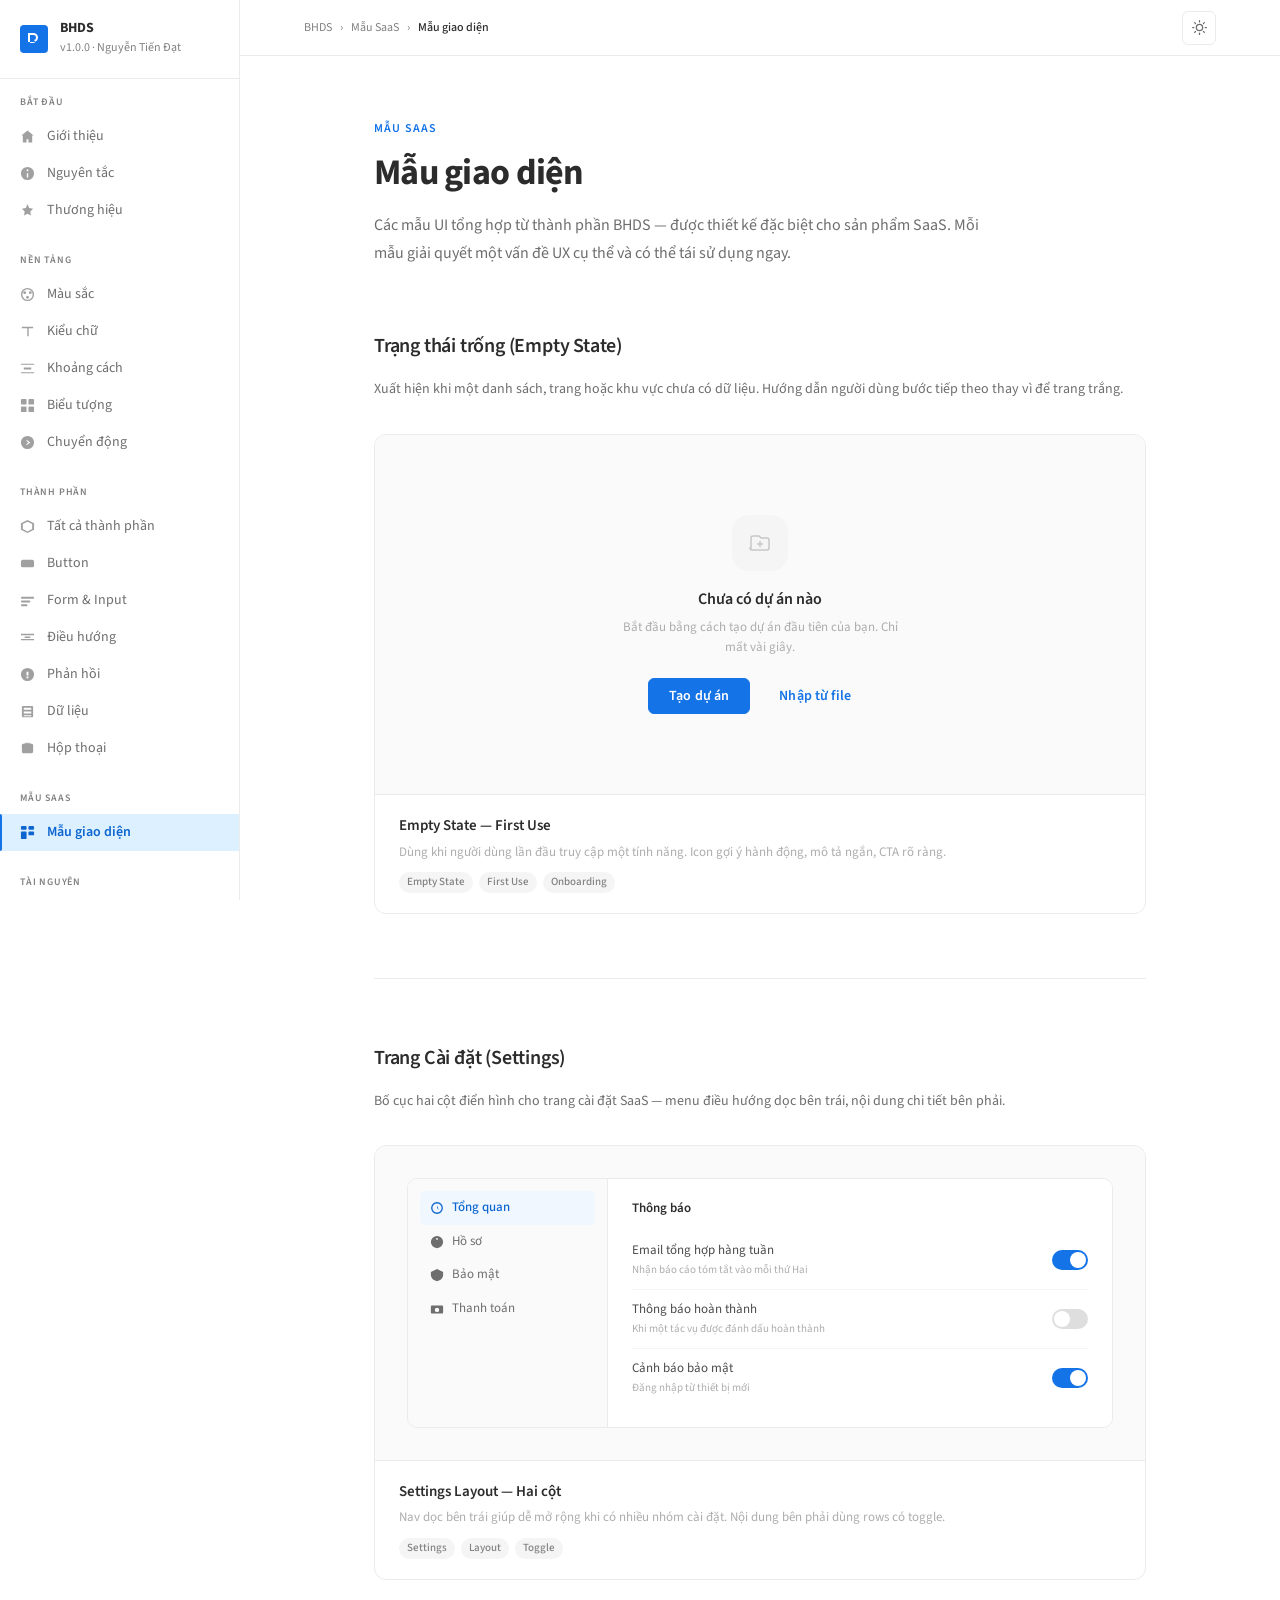
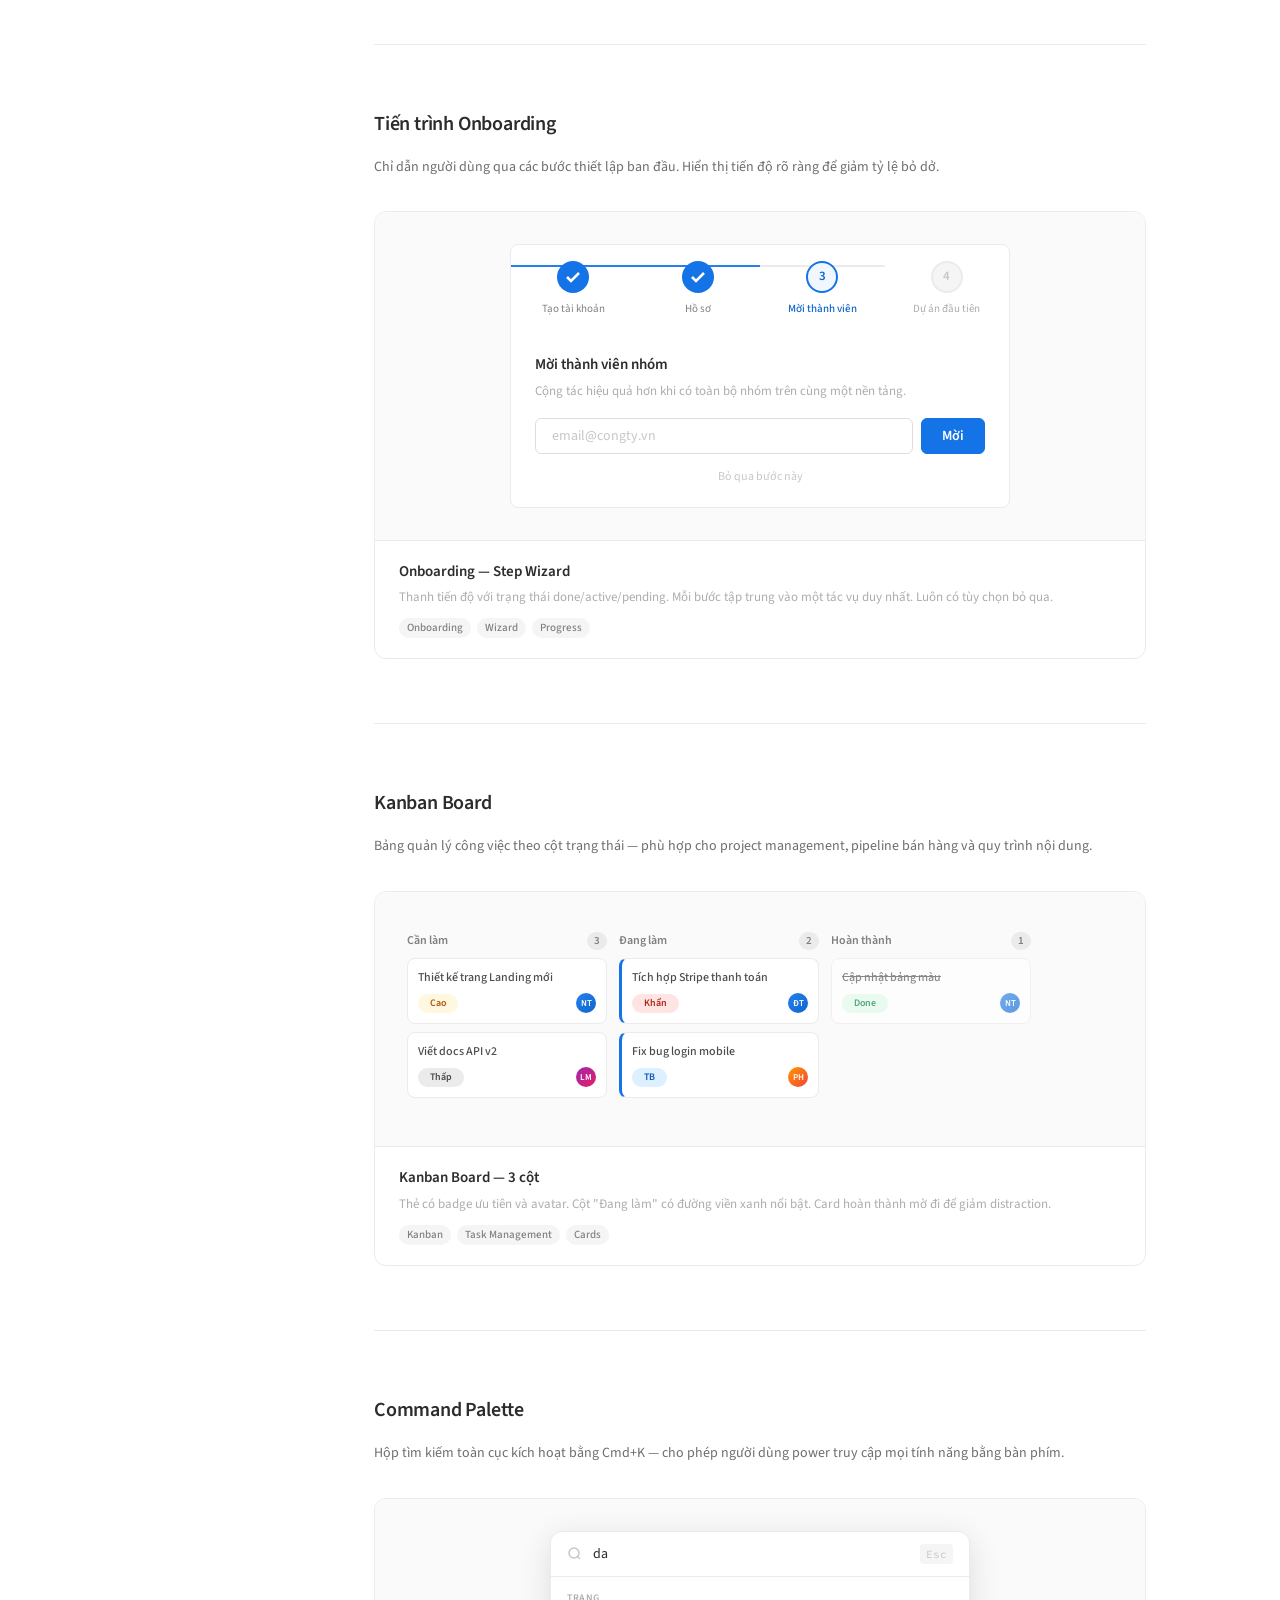
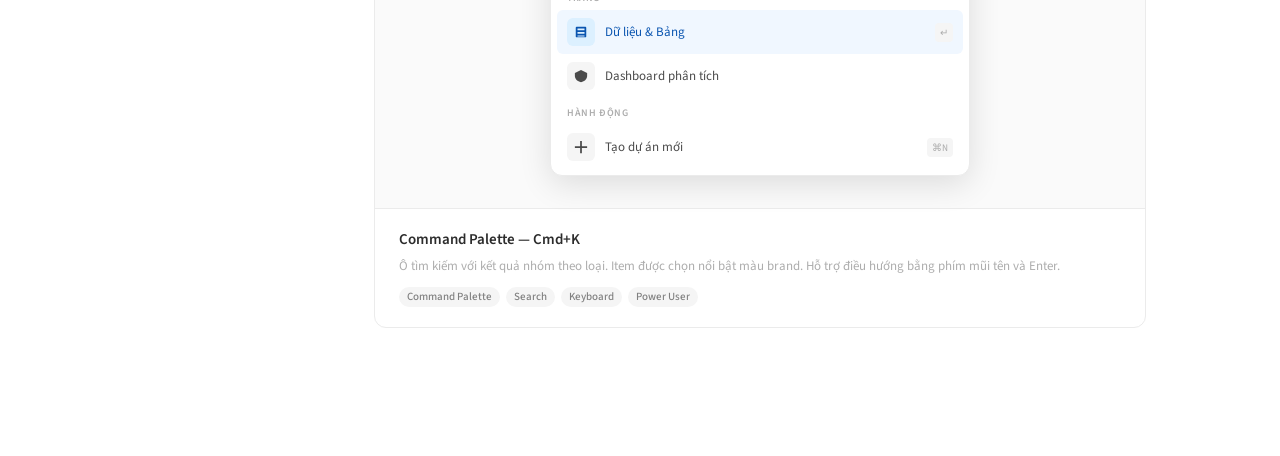
<file: patterns.html>
<!DOCTYPE html>
<html lang="vi">
<head>
  <meta charset="UTF-8" />
  <meta name="viewport" content="width=device-width, initial-scale=1.0" />
  <title>Mẫu giao diện — BHDS</title>
  <link rel="stylesheet" href="styles.css" />
  <link rel="icon" type="image/svg+xml" href="data:image/svg+xml,<svg xmlns='http://www.w3.org/2000/svg' viewBox='0 0 32 32'><rect width='32' height='32' rx='6' fill='%231473E6'/><text x='50%' y='54%' dominant-baseline='middle' text-anchor='middle' fill='white' font-size='14' font-family='Inter,sans-serif' font-weight='700'>B</text></svg>" />
  <style>
    .pattern-card { border-radius:12px; border:1px solid var(--color-neutral-200); overflow:hidden; background:var(--color-neutral-0); margin-bottom:32px; }
    [data-theme="dark"] .pattern-card { background:var(--color-neutral-900); border-color:var(--color-neutral-700); }
    .pattern-preview { padding:32px; background:var(--color-neutral-50); border-bottom:1px solid var(--color-neutral-200); }
    [data-theme="dark"] .pattern-preview { background:var(--color-neutral-800); border-color:var(--color-neutral-700); }
    .pattern-meta { padding:20px 24px; }
    .pattern-name { font-size:15px; font-weight:600; color:var(--color-neutral-900); margin-bottom:4px; }
    [data-theme="dark"] .pattern-name { color:var(--color-neutral-50); }
    .pattern-desc { font-size:13px; color:var(--color-neutral-500); line-height:1.6; }
    .pattern-tags { display:flex; gap:6px; flex-wrap:wrap; margin-top:10px; }
    .pattern-tag { font-size:11px; padding:2px 8px; border-radius:20px; background:var(--color-neutral-100); color:var(--color-neutral-600); font-weight:500; }
    [data-theme="dark"] .pattern-tag { background:var(--color-neutral-800); color:var(--color-neutral-400); }

    /* Empty state */
    .empty-state { text-align:center; padding:48px 24px; }
    .empty-state-icon { width:56px; height:56px; margin:0 auto 16px; background:var(--color-neutral-100); border-radius:16px; display:flex; align-items:center; justify-content:center; }
    [data-theme="dark"] .empty-state-icon { background:var(--color-neutral-800); }
    .empty-state-title { font-size:16px; font-weight:600; color:var(--color-neutral-900); margin-bottom:6px; }
    [data-theme="dark"] .empty-state-title { color:var(--color-neutral-50); }
    .empty-state-desc { font-size:13px; color:var(--color-neutral-500); max-width:280px; margin:0 auto 20px; line-height:1.6; }
    .empty-state-actions { display:flex; gap:8px; justify-content:center; flex-wrap:wrap; }

    /* Settings */
    .settings-layout { display:grid; grid-template-columns:200px 1fr; gap:0; border-radius:10px; overflow:hidden; border:1px solid var(--color-neutral-200); }
    [data-theme="dark"] .settings-layout { border-color:var(--color-neutral-700); }
    .settings-nav { background:var(--color-neutral-50); border-right:1px solid var(--color-neutral-200); padding:12px; }
    [data-theme="dark"] .settings-nav { background:var(--color-neutral-800); border-color:var(--color-neutral-700); }
    .settings-nav-item { padding:7px 10px; border-radius:6px; font-size:13px; color:var(--color-neutral-700); cursor:pointer; display:flex; align-items:center; gap:8px; }
    [data-theme="dark"] .settings-nav-item { color:var(--color-neutral-400); }
    .settings-nav-item.active { background:var(--color-brand-50); color:var(--color-brand-600); font-weight:500; }
    [data-theme="dark"] .settings-nav-item.active { background:rgba(20,115,230,.15); color:var(--color-brand-400); }
    .settings-content { padding:20px 24px; background:var(--color-neutral-0); }
    [data-theme="dark"] .settings-content { background:var(--color-neutral-900); }
    .settings-section-title { font-size:13px; font-weight:600; color:var(--color-neutral-900); margin-bottom:12px; }
    [data-theme="dark"] .settings-section-title { color:var(--color-neutral-50); }
    .settings-row { display:flex; justify-content:space-between; align-items:center; padding:10px 0; border-bottom:1px solid var(--color-neutral-100); }
    [data-theme="dark"] .settings-row { border-color:var(--color-neutral-800); }
    .settings-row:last-child { border-bottom:none; }
    .settings-row-label { font-size:13px; color:var(--color-neutral-800); }
    [data-theme="dark"] .settings-row-label { color:var(--color-neutral-200); }
    .settings-row-desc { font-size:11px; color:var(--color-neutral-500); margin-top:2px; }
    .toggle { width:36px; height:20px; border-radius:10px; background:var(--color-brand-500); border:none; cursor:pointer; position:relative; flex-shrink:0; }
    .toggle::after { content:''; position:absolute; width:16px; height:16px; border-radius:50%; background:#fff; top:2px; right:2px; }
    .toggle.off { background:var(--color-neutral-300); }
    .toggle.off::after { right:auto; left:2px; }

    /* Onboarding */
    .onboarding-steps { display:flex; gap:0; margin-bottom:0; }
    .onboarding-step { flex:1; text-align:center; padding:16px 8px; position:relative; }
    .onboarding-step::after { content:''; position:absolute; top:20px; right:0; width:100%; height:2px; background:var(--color-neutral-200); z-index:0; }
    [data-theme="dark"] .onboarding-step::after { background:var(--color-neutral-700); }
    .onboarding-step:last-child::after { display:none; }
    .onboarding-step.done::after { background:var(--color-brand-400); }
    .onboarding-step-circle { width:32px; height:32px; border-radius:50%; display:flex; align-items:center; justify-content:center; margin:0 auto 8px; position:relative; z-index:1; font-size:13px; font-weight:600; }
    .onboarding-step.done .onboarding-step-circle { background:var(--color-brand-500); color:#fff; }
    .onboarding-step.active .onboarding-step-circle { background:var(--color-brand-50); color:var(--color-brand-600); border:2px solid var(--color-brand-500); }
    .onboarding-step.pending .onboarding-step-circle { background:var(--color-neutral-100); color:var(--color-neutral-400); border:2px solid var(--color-neutral-200); }
    [data-theme="dark"] .onboarding-step.active .onboarding-step-circle { background:rgba(20,115,230,.15); }
    [data-theme="dark"] .onboarding-step.pending .onboarding-step-circle { background:var(--color-neutral-800); border-color:var(--color-neutral-700); }
    .onboarding-step-label { font-size:11px; color:var(--color-neutral-500); }
    .onboarding-step.active .onboarding-step-label { color:var(--color-brand-600); font-weight:500; }
    .onboarding-step.done .onboarding-step-label { color:var(--color-neutral-600); }

    /* Kanban */
    .kanban { display:flex; gap:12px; overflow-x:auto; padding-bottom:8px; }
    .kanban-col { flex-shrink:0; width:200px; }
    .kanban-col-header { font-size:12px; font-weight:600; color:var(--color-neutral-600); padding:8px 0 8px; display:flex; align-items:center; justify-content:space-between; }
    [data-theme="dark"] .kanban-col-header { color:var(--color-neutral-400); }
    .kanban-count { background:var(--color-neutral-200); border-radius:20px; padding:1px 7px; font-size:11px; color:var(--color-neutral-600); }
    [data-theme="dark"] .kanban-count { background:var(--color-neutral-700); color:var(--color-neutral-400); }
    .kanban-card { background:var(--color-neutral-0); border:1px solid var(--color-neutral-200); border-radius:8px; padding:10px; margin-bottom:8px; cursor:grab; }
    [data-theme="dark"] .kanban-card { background:var(--color-neutral-900); border-color:var(--color-neutral-700); }
    .kanban-card-title { font-size:12px; font-weight:500; color:var(--color-neutral-800); margin-bottom:6px; }
    [data-theme="dark"] .kanban-card-title { color:var(--color-neutral-200); }
    .kanban-card-meta { display:flex; align-items:center; justify-content:space-between; }
    .kanban-avatar { width:20px; height:20px; border-radius:50%; background:linear-gradient(135deg,var(--color-brand-400),var(--color-brand-600)); font-size:9px; color:#fff; display:flex; align-items:center; justify-content:center; font-weight:600; }

    /* Command palette */
    .command-palette { background:var(--color-neutral-0); border:1px solid var(--color-neutral-200); border-radius:12px; box-shadow:0 8px 32px rgba(0,0,0,.12); overflow:hidden; }
    [data-theme="dark"] .command-palette { background:var(--color-neutral-900); border-color:var(--color-neutral-700); }
    .command-input-wrap { display:flex; align-items:center; gap:10px; padding:12px 16px; border-bottom:1px solid var(--color-neutral-200); }
    [data-theme="dark"] .command-input-wrap { border-color:var(--color-neutral-700); }
    .command-input { flex:1; border:none; background:transparent; font-size:14px; color:var(--color-neutral-900); outline:none; font-family:inherit; }
    [data-theme="dark"] .command-input { color:var(--color-neutral-50); }
    .command-input::placeholder { color:var(--color-neutral-400); }
    .command-list { padding:6px; }
    .command-group-label { font-size:10px; font-weight:600; text-transform:uppercase; letter-spacing:.06em; color:var(--color-neutral-500); padding:8px 10px 4px; }
    .command-item { display:flex; align-items:center; gap:10px; padding:8px 10px; border-radius:6px; font-size:13px; color:var(--color-neutral-800); cursor:pointer; }
    [data-theme="dark"] .command-item { color:var(--color-neutral-200); }
    .command-item.active { background:var(--color-brand-50); color:var(--color-brand-700); }
    [data-theme="dark"] .command-item.active { background:rgba(20,115,230,.2); color:var(--color-brand-300); }
    .command-item-icon { width:28px; height:28px; border-radius:6px; background:var(--color-neutral-100); display:flex; align-items:center; justify-content:center; flex-shrink:0; }
    [data-theme="dark"] .command-item-icon { background:var(--color-neutral-800); }
    .command-item.active .command-item-icon { background:var(--color-brand-100); }
    [data-theme="dark"] .command-item.active .command-item-icon { background:rgba(20,115,230,.25); }
    .command-kbd { margin-left:auto; font-size:10px; background:var(--color-neutral-100); padding:2px 5px; border-radius:4px; color:var(--color-neutral-500); font-family:'Source Code Pro',monospace; }
    [data-theme="dark"] .command-kbd { background:var(--color-neutral-800); }
  </style>
  <script src="main.js" defer></script>
</head>
<body>
  <div class="shell">
    <div class="sidebar-overlay" id="sidebarOverlay"></div>
    <aside class="sidebar" id="sidebar">
      <a class="sidebar-logo" href="index.html">
        <div class="sidebar-logo-mark"><svg viewBox="0 0 16 16"><path d="M2 2h5.5a4.5 4.5 0 0 1 0 9H2V2zm2 2v5h3.5a2.5 2.5 0 0 0 0-5H4zm0 5v3h3.5a1.5 1.5 0 1 0 0-3H4z"/></svg></div>
        <div class="sidebar-logo-text"><span class="sidebar-logo-name">BHDS</span><span class="sidebar-logo-version">v1.0.0 · Nguyễn Tiến Đạt</span></div>
      </a>
      <nav class="sidebar-nav">
        <div class="sidebar-group">
          <div class="sidebar-group-label">Bắt đầu</div>
          <a class="sidebar-item" href="index.html"><svg viewBox="0 0 16 16" fill="currentColor"><path d="M8 1.5L1.5 7H3v7.5h4V11h2v3.5h4V7h1.5L8 1.5z"/></svg>Giới thiệu</a>
          <a class="sidebar-item" href="principles.html"><svg viewBox="0 0 16 16" fill="currentColor"><path d="M8 1a7 7 0 1 0 0 14A7 7 0 0 0 8 1zM7 4.5a1 1 0 1 1 2 0 1 1 0 0 1-2 0zm1 3a.75.75 0 0 1 .75.75v3.5a.75.75 0 0 1-1.5 0v-3.5A.75.75 0 0 1 8 7.5z"/></svg>Nguyên tắc</a>
          <a class="sidebar-item" href="branding.html"><svg viewBox="0 0 16 16" fill="currentColor"><path d="M8 1l1.8 4.2 4.2.8-3 3 .7 4.3L8 11.5l-3.7 1.8.7-4.3-3-3 4.2-.8L8 1z"/></svg>Thương hiệu</a>
        </div>
        <div class="sidebar-group">
          <div class="sidebar-group-label">Nền tảng</div>
          <a class="sidebar-item" href="colors.html"><svg viewBox="0 0 16 16" fill="currentColor"><path d="M8 1a7 7 0 1 0 0 14A7 7 0 0 0 8 1zM2.5 8a5.5 5.5 0 1 1 11 0 5.5 5.5 0 0 1-11 0z"/><circle cx="5" cy="6" r="1.5"/><circle cx="11" cy="6" r="1.5"/><circle cx="8" cy="11" r="1.5"/></svg>Màu sắc</a>
          <a class="sidebar-item" href="typography.html"><svg viewBox="0 0 16 16" fill="currentColor"><path d="M2 3h12v1.5H9.25V13h-1.5V4.5H2V3z"/></svg>Kiểu chữ</a>
          <a class="sidebar-item" href="spacing.html"><svg viewBox="0 0 16 16" fill="currentColor"><path d="M1 3h14v1H1zm0 9h14v1H1zM4 7h8v2H4z"/></svg>Khoảng cách</a>
          <a class="sidebar-item" href="icons.html"><svg viewBox="0 0 16 16" fill="currentColor"><rect x="1" y="1" width="6" height="6" rx="1"/><rect x="9" y="1" width="6" height="6" rx="1"/><rect x="1" y="9" width="6" height="6" rx="1"/><rect x="9" y="9" width="6" height="6" rx="1"/></svg>Biểu tượng</a>
          <a class="sidebar-item" href="motion.html"><svg viewBox="0 0 16 16" fill="currentColor"><path d="M8 1a7 7 0 1 0 0 14A7 7 0 0 0 8 1zm-1 5.5V5l4 3-4 3V9.5l2-1.5-2-1.5z"/></svg>Chuyển động</a>
        </div>
        <div class="sidebar-group">
          <div class="sidebar-group-label">Thành phần</div>
          <a class="sidebar-item" href="components.html"><svg viewBox="0 0 16 16" fill="currentColor"><path d="M8 1L1 4.5v7L8 15l7-3.5v-7L8 1zm0 1.8 5 2.5v5.4l-5 2.5-5-2.5V5.3l5-2.5z"/></svg>Tất cả thành phần</a>
          <a class="sidebar-item" href="buttons.html"><svg viewBox="0 0 16 16" fill="currentColor"><rect x="1" y="4" width="14" height="8" rx="2"/></svg>Button</a>
          <a class="sidebar-item" href="forms.html"><svg viewBox="0 0 16 16" fill="currentColor"><rect x="1" y="4" width="14" height="2" rx="1"/><rect x="1" y="8" width="10" height="2" rx="1"/><rect x="1" y="12" width="7" height="2" rx="1"/></svg>Form & Input</a>
          <a class="sidebar-item" href="navigation.html"><svg viewBox="0 0 16 16" fill="currentColor"><path d="M1 4h14v1.5H1zm0 5.5h14V11H1zM5 7h6v1.5H5z"/></svg>Điều hướng</a>
          <a class="sidebar-item" href="feedback.html"><svg viewBox="0 0 16 16" fill="currentColor"><path d="M8 1a7 7 0 1 0 0 14A7 7 0 0 0 8 1zM7 5h2v4H7V5zm0 5h2v2H7v-2z"/></svg>Phản hồi</a>
          <a class="sidebar-item" href="data.html"><svg viewBox="0 0 16 16" fill="currentColor"><path d="M3 2h10a1 1 0 0 1 1 1v10a1 1 0 0 1-1 1H3a1 1 0 0 1-1-1V3a1 1 0 0 1 1-1zm1 2v2h8V4H4zm0 4v2h8V8H4zm0 4v1h8v-1H4z"/></svg>Dữ liệu</a>
          <a class="sidebar-item" href="modals.html"><svg viewBox="0 0 16 16" fill="currentColor"><rect x="2" y="3" width="12" height="10" rx="1.5"/><path d="M5 3V2h6v1"/></svg>Hộp thoại</a>
        </div>
        <div class="sidebar-group">
          <div class="sidebar-group-label">Mẫu SaaS</div>
          <a class="sidebar-item active" href="patterns.html"><svg viewBox="0 0 16 16" fill="currentColor"><rect x="1" y="1" width="6" height="4" rx="1"/><rect x="9" y="1" width="6" height="4" rx="1"/><rect x="1" y="7" width="6" height="8" rx="1"/><rect x="9" y="7" width="6" height="4" rx="1"/></svg>Mẫu giao diện</a>
        </div>
        <div class="sidebar-group">
          <div class="sidebar-group-label">Tài nguyên</div>
          <a class="sidebar-item" href="tokens.html"><svg viewBox="0 0 16 16" fill="currentColor"><path d="M8 1L1 4.5V8c0 3.3 2.9 6.4 7 7 4.1-.6 7-3.7 7-7V4.5L8 1z"/></svg>Design Tokens</a>
          <a class="sidebar-item" href="changelog.html"><svg viewBox="0 0 16 16" fill="currentColor"><path d="M3 2h10a1 1 0 0 1 1 1v10a1 1 0 0 1-1 1H3a1 1 0 0 1-1-1V3a1 1 0 0 1 1-1zm1 2v1h8V4H4zm0 3v1h8V7H4zm0 3v1h5v-1H4z"/></svg>Nhật ký thay đổi</a>
        </div>
      </nav>
      <div class="sidebar-footer">© 2025 Nguyễn Tiến Đạt</div>
    </aside>

    <div class="main">
      <div class="topbar">
        <button class="hamburger" id="hamburger" aria-label="Mở menu"><svg width="18" height="18" viewBox="0 0 18 18" fill="currentColor"><rect y="2" width="18" height="2" rx="1"/><rect y="8" width="18" height="2" rx="1"/><rect y="14" width="18" height="2" rx="1"/></svg></button>
        <div class="topbar-breadcrumb"><span>BHDS</span><span>›</span><span>Mẫu SaaS</span><span>›</span><span class="current">Mẫu giao diện</span></div>
        <div class="topbar-actions">
          <button class="theme-toggle" id="themeToggle" aria-label="Chuyển giao diện" title="Giao diện sáng/tối">
            <svg class="icon-sun" width="15" height="15" viewBox="0 0 24 24" fill="none" stroke="currentColor" stroke-width="2" stroke-linecap="round" stroke-linejoin="round"><circle cx="12" cy="12" r="5"/><line x1="12" y1="1" x2="12" y2="3"/><line x1="12" y1="21" x2="12" y2="23"/><line x1="4.22" y1="4.22" x2="5.64" y2="5.64"/><line x1="18.36" y1="18.36" x2="19.78" y2="19.78"/><line x1="1" y1="12" x2="3" y2="12"/><line x1="21" y1="12" x2="23" y2="12"/><line x1="4.22" y1="19.78" x2="5.64" y2="18.36"/><line x1="18.36" y1="5.64" x2="19.78" y2="4.22"/></svg>
            <svg class="icon-moon" width="15" height="15" viewBox="0 0 24 24" fill="none" stroke="currentColor" stroke-width="2" stroke-linecap="round" stroke-linejoin="round"><path d="M21 12.79A9 9 0 1 1 11.21 3 7 7 0 0 0 21 12.79z"/></svg>
          </button>
        </div>
      </div>

      <div class="page-content">
        <div class="page-header">
          <div class="page-eyebrow">Mẫu SaaS</div>
          <h1 class="page-title">Mẫu giao diện</h1>
          <p class="page-desc">Các mẫu UI tổng hợp từ thành phần BHDS — được thiết kế đặc biệt cho sản phẩm SaaS. Mỗi mẫu giải quyết một vấn đề UX cụ thể và có thể tái sử dụng ngay.</p>
        </div>

        <!-- Empty State -->
        <section class="section">
          <h2 class="section-title">Trạng thái trống (Empty State)</h2>
          <p class="section-desc">Xuất hiện khi một danh sách, trang hoặc khu vực chưa có dữ liệu. Hướng dẫn người dùng bước tiếp theo thay vì để trang trắng.</p>

          <div class="pattern-card">
            <div class="pattern-preview">
              <div class="empty-state">
                <div class="empty-state-icon">
                  <svg width="24" height="24" viewBox="0 0 24 24" fill="none" stroke="var(--color-neutral-400)" stroke-width="1.5"><path d="M9 13h6m-3-3v6m-9 1V7a2 2 0 012-2h6l2 2h6a2 2 0 012 2v8a2 2 0 01-2 2H4a2 2 0 01-2-2z"/></svg>
                </div>
                <div class="empty-state-title">Chưa có dự án nào</div>
                <div class="empty-state-desc">Bắt đầu bằng cách tạo dự án đầu tiên của bạn. Chỉ mất vài giây.</div>
                <div class="empty-state-actions">
                  <button class="btn btn-primary">Tạo dự án</button>
                  <button class="btn btn-ghost">Nhập từ file</button>
                </div>
              </div>
            </div>
            <div class="pattern-meta">
              <div class="pattern-name">Empty State — First Use</div>
              <div class="pattern-desc">Dùng khi người dùng lần đầu truy cập một tính năng. Icon gợi ý hành động, mô tả ngắn, CTA rõ ràng.</div>
              <div class="pattern-tags">
                <span class="pattern-tag">Empty State</span>
                <span class="pattern-tag">First Use</span>
                <span class="pattern-tag">Onboarding</span>
              </div>
            </div>
          </div>
        </section>

        <!-- Settings Layout -->
        <section class="section">
          <h2 class="section-title">Trang Cài đặt (Settings)</h2>
          <p class="section-desc">Bố cục hai cột điển hình cho trang cài đặt SaaS — menu điều hướng dọc bên trái, nội dung chi tiết bên phải.</p>

          <div class="pattern-card">
            <div class="pattern-preview">
              <div class="settings-layout">
                <div class="settings-nav">
                  <div class="settings-nav-item active">
                    <svg width="14" height="14" viewBox="0 0 16 16" fill="currentColor"><circle cx="8" cy="8" r="6" fill="none" stroke="currentColor" stroke-width="1.5"/><path d="M8 5v3l2 2"/></svg>
                    Tổng quan
                  </div>
                  <div class="settings-nav-item">
                    <svg width="14" height="14" viewBox="0 0 16 16" fill="currentColor"><path d="M8 1a7 7 0 1 0 0 14A7 7 0 0 0 8 1zM7 4.5a1 1 0 1 1 2 0 1 1 0 0 1-2 0z"/></svg>
                    Hồ sơ
                  </div>
                  <div class="settings-nav-item">
                    <svg width="14" height="14" viewBox="0 0 16 16" fill="currentColor"><path d="M8 1L1 4.5V8c0 3.3 2.9 6.4 7 7 4.1-.6 7-3.7 7-7V4.5L8 1z"/></svg>
                    Bảo mật
                  </div>
                  <div class="settings-nav-item">
                    <svg width="14" height="14" viewBox="0 0 16 16" fill="currentColor"><path d="M2 4h12a1 1 0 0 1 1 1v7a1 1 0 0 1-1 1H2a1 1 0 0 1-1-1V5a1 1 0 0 1 1-1zm6 2.5a2.5 2.5 0 1 0 0 5 2.5 2.5 0 0 0 0-5z"/></svg>
                    Thanh toán
                  </div>
                </div>
                <div class="settings-content">
                  <div class="settings-section-title">Thông báo</div>
                  <div class="settings-row">
                    <div>
                      <div class="settings-row-label">Email tổng hợp hàng tuần</div>
                      <div class="settings-row-desc">Nhận báo cáo tóm tắt vào mỗi thứ Hai</div>
                    </div>
                    <button class="toggle"></button>
                  </div>
                  <div class="settings-row">
                    <div>
                      <div class="settings-row-label">Thông báo hoàn thành</div>
                      <div class="settings-row-desc">Khi một tác vụ được đánh dấu hoàn thành</div>
                    </div>
                    <button class="toggle off"></button>
                  </div>
                  <div class="settings-row">
                    <div>
                      <div class="settings-row-label">Cảnh báo bảo mật</div>
                      <div class="settings-row-desc">Đăng nhập từ thiết bị mới</div>
                    </div>
                    <button class="toggle"></button>
                  </div>
                </div>
              </div>
            </div>
            <div class="pattern-meta">
              <div class="pattern-name">Settings Layout — Hai cột</div>
              <div class="pattern-desc">Nav dọc bên trái giúp dễ mở rộng khi có nhiều nhóm cài đặt. Nội dung bên phải dùng rows có toggle.</div>
              <div class="pattern-tags">
                <span class="pattern-tag">Settings</span>
                <span class="pattern-tag">Layout</span>
                <span class="pattern-tag">Toggle</span>
              </div>
            </div>
          </div>
        </section>

        <!-- Onboarding Steps -->
        <section class="section">
          <h2 class="section-title">Tiến trình Onboarding</h2>
          <p class="section-desc">Chỉ dẫn người dùng qua các bước thiết lập ban đầu. Hiển thị tiến độ rõ ràng để giảm tỷ lệ bỏ dở.</p>

          <div class="pattern-card">
            <div class="pattern-preview">
              <div class="card" style="max-width:500px;margin:0 auto;">
                <div class="card-body" style="padding:0;">
                  <div class="onboarding-steps">
                    <div class="onboarding-step done">
                      <div class="onboarding-step-circle">
                        <svg width="14" height="14" viewBox="0 0 14 14" fill="none" stroke="currentColor" stroke-width="2.5"><path d="M1 7l4 4 8-8"/></svg>
                      </div>
                      <div class="onboarding-step-label">Tạo tài khoản</div>
                    </div>
                    <div class="onboarding-step done">
                      <div class="onboarding-step-circle">
                        <svg width="14" height="14" viewBox="0 0 14 14" fill="none" stroke="currentColor" stroke-width="2.5"><path d="M1 7l4 4 8-8"/></svg>
                      </div>
                      <div class="onboarding-step-label">Hồ sơ</div>
                    </div>
                    <div class="onboarding-step active">
                      <div class="onboarding-step-circle">3</div>
                      <div class="onboarding-step-label">Mời thành viên</div>
                    </div>
                    <div class="onboarding-step pending">
                      <div class="onboarding-step-circle">4</div>
                      <div class="onboarding-step-label">Dự án đầu tiên</div>
                    </div>
                  </div>
                  <div style="padding:20px 24px;">
                    <div style="font-size:15px;font-weight:600;color:var(--color-neutral-900);margin-bottom:6px;">Mời thành viên nhóm</div>
                    <div style="font-size:13px;color:var(--color-neutral-500);margin-bottom:16px;">Cộng tác hiệu quả hơn khi có toàn bộ nhóm trên cùng một nền tảng.</div>
                    <div style="display:flex;gap:8px;">
                      <input class="input" style="flex:1;" placeholder="email@congty.vn" />
                      <button class="btn btn-primary">Mời</button>
                    </div>
                    <div style="margin-top:12px;text-align:center;"><a href="#" style="font-size:12px;color:var(--color-neutral-400);">Bỏ qua bước này</a></div>
                  </div>
                </div>
              </div>
            </div>
            <div class="pattern-meta">
              <div class="pattern-name">Onboarding — Step Wizard</div>
              <div class="pattern-desc">Thanh tiến độ với trạng thái done/active/pending. Mỗi bước tập trung vào một tác vụ duy nhất. Luôn có tùy chọn bỏ qua.</div>
              <div class="pattern-tags">
                <span class="pattern-tag">Onboarding</span>
                <span class="pattern-tag">Wizard</span>
                <span class="pattern-tag">Progress</span>
              </div>
            </div>
          </div>
        </section>

        <!-- Kanban -->
        <section class="section">
          <h2 class="section-title">Kanban Board</h2>
          <p class="section-desc">Bảng quản lý công việc theo cột trạng thái — phù hợp cho project management, pipeline bán hàng và quy trình nội dung.</p>

          <div class="pattern-card">
            <div class="pattern-preview">
              <div class="kanban">
                <div class="kanban-col">
                  <div class="kanban-col-header">Cần làm <span class="kanban-count">3</span></div>
                  <div class="kanban-card">
                    <div class="kanban-card-title">Thiết kế trang Landing mới</div>
                    <div class="kanban-card-meta"><span class="badge badge-warning" style="font-size:10px;">Cao</span><div class="kanban-avatar">NT</div></div>
                  </div>
                  <div class="kanban-card">
                    <div class="kanban-card-title">Viết docs API v2</div>
                    <div class="kanban-card-meta"><span class="badge badge-neutral" style="font-size:10px;">Thấp</span><div class="kanban-avatar" style="background:linear-gradient(135deg,#9c27b0,#e91e63);">LM</div></div>
                  </div>
                </div>
                <div class="kanban-col">
                  <div class="kanban-col-header">Đang làm <span class="kanban-count">2</span></div>
                  <div class="kanban-card" style="border-left:3px solid var(--color-brand-500);">
                    <div class="kanban-card-title">Tích hợp Stripe thanh toán</div>
                    <div class="kanban-card-meta"><span class="badge badge-danger" style="font-size:10px;">Khẩn</span><div class="kanban-avatar">ĐT</div></div>
                  </div>
                  <div class="kanban-card" style="border-left:3px solid var(--color-brand-500);">
                    <div class="kanban-card-title">Fix bug login mobile</div>
                    <div class="kanban-card-meta"><span class="badge badge-brand" style="font-size:10px;">TB</span><div class="kanban-avatar" style="background:linear-gradient(135deg,#ff9800,#f44336);">PH</div></div>
                  </div>
                </div>
                <div class="kanban-col">
                  <div class="kanban-col-header">Hoàn thành <span class="kanban-count">1</span></div>
                  <div class="kanban-card" style="opacity:.65;">
                    <div class="kanban-card-title" style="text-decoration:line-through;">Cập nhật bảng màu</div>
                    <div class="kanban-card-meta"><span class="badge badge-success" style="font-size:10px;">Done</span><div class="kanban-avatar">NT</div></div>
                  </div>
                </div>
              </div>
            </div>
            <div class="pattern-meta">
              <div class="pattern-name">Kanban Board — 3 cột</div>
              <div class="pattern-desc">Thẻ có badge ưu tiên và avatar. Cột "Đang làm" có đường viền xanh nổi bật. Card hoàn thành mờ đi để giảm distraction.</div>
              <div class="pattern-tags">
                <span class="pattern-tag">Kanban</span>
                <span class="pattern-tag">Task Management</span>
                <span class="pattern-tag">Cards</span>
              </div>
            </div>
          </div>
        </section>

        <!-- Command Palette -->
        <section class="section">
          <h2 class="section-title">Command Palette</h2>
          <p class="section-desc">Hộp tìm kiếm toàn cục kích hoạt bằng Cmd+K — cho phép người dùng power truy cập mọi tính năng bằng bàn phím.</p>

          <div class="pattern-card">
            <div class="pattern-preview">
              <div style="max-width:420px;margin:0 auto;">
                <div class="command-palette">
                  <div class="command-input-wrap">
                    <svg width="16" height="16" viewBox="0 0 16 16" fill="none" stroke="var(--color-neutral-400)" stroke-width="1.5"><circle cx="7" cy="7" r="5"/><path d="M13 13l-3-3"/></svg>
                    <input class="command-input" placeholder="Tìm kiếm hoặc nhập lệnh..." value="da" readonly />
                    <span style="font-size:11px;color:var(--color-neutral-400);background:var(--color-neutral-100);padding:2px 6px;border-radius:4px;font-family:'Source Code Pro',monospace;">Esc</span>
                  </div>
                  <div class="command-list">
                    <div class="command-group-label">Trang</div>
                    <div class="command-item active">
                      <div class="command-item-icon"><svg width="14" height="14" viewBox="0 0 16 16" fill="currentColor"><path d="M3 2h10a1 1 0 0 1 1 1v10a1 1 0 0 1-1 1H3a1 1 0 0 1-1-1V3a1 1 0 0 1 1-1zm1 2v2h8V4H4zm0 4v2h8V8H4zm0 4v1h8v-1H4z"/></svg></div>
                      Dữ liệu & Bảng
                      <span class="command-kbd">↵</span>
                    </div>
                    <div class="command-item">
                      <div class="command-item-icon"><svg width="14" height="14" viewBox="0 0 16 16" fill="currentColor"><path d="M8 1L1 4.5V8c0 3.3 2.9 6.4 7 7 4.1-.6 7-3.7 7-7V4.5L8 1z"/></svg></div>
                      Dashboard phân tích
                    </div>
                    <div class="command-group-label">Hành động</div>
                    <div class="command-item">
                      <div class="command-item-icon"><svg width="14" height="14" viewBox="0 0 16 16" fill="currentColor"><path d="M8 1v14M1 8h14" stroke="currentColor" stroke-width="2"/></svg></div>
                      Tạo dự án mới
                      <span class="command-kbd">⌘N</span>
                    </div>
                  </div>
                </div>
              </div>
            </div>
            <div class="pattern-meta">
              <div class="pattern-name">Command Palette — Cmd+K</div>
              <div class="pattern-desc">Ô tìm kiếm với kết quả nhóm theo loại. Item được chọn nổi bật màu brand. Hỗ trợ điều hướng bằng phím mũi tên và Enter.</div>
              <div class="pattern-tags">
                <span class="pattern-tag">Command Palette</span>
                <span class="pattern-tag">Search</span>
                <span class="pattern-tag">Keyboard</span>
                <span class="pattern-tag">Power User</span>
              </div>
            </div>
          </div>
        </section>
      </div>
    </div>
  </div>
</body>
</html>
</file>
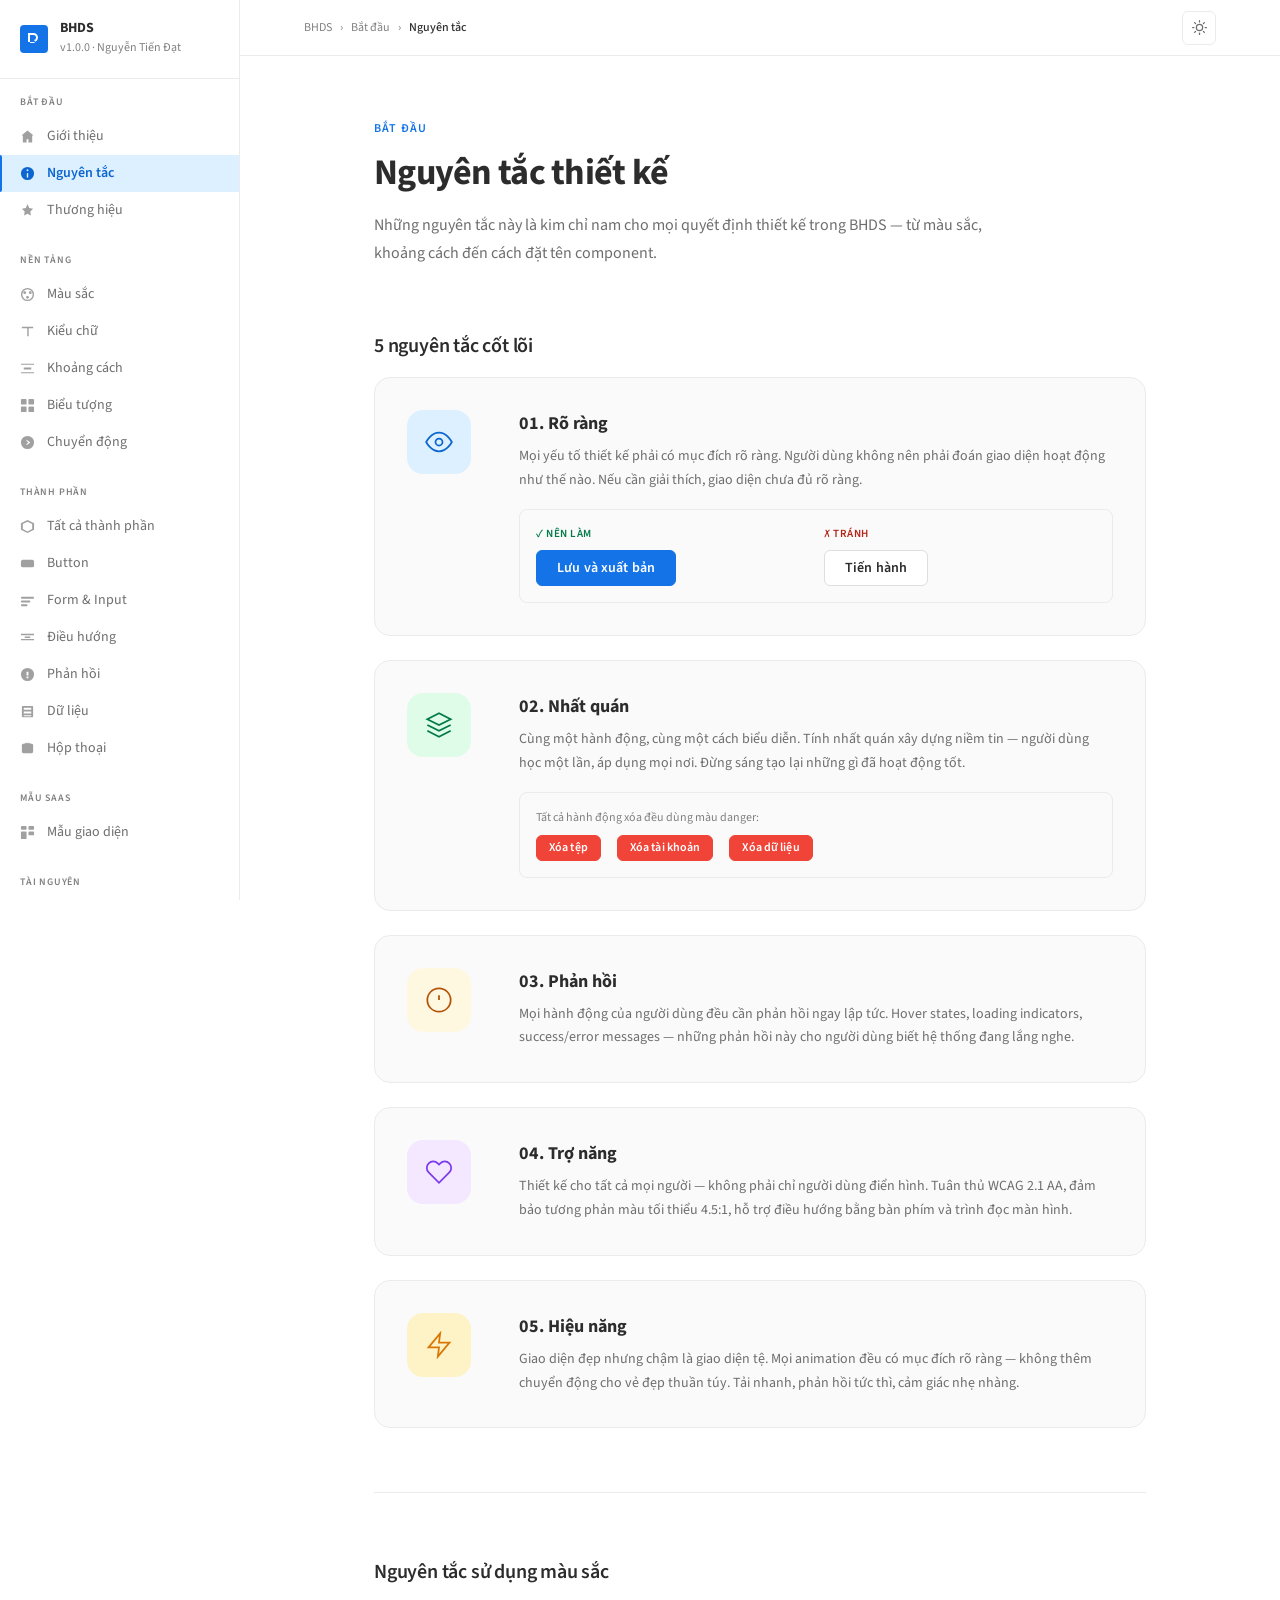
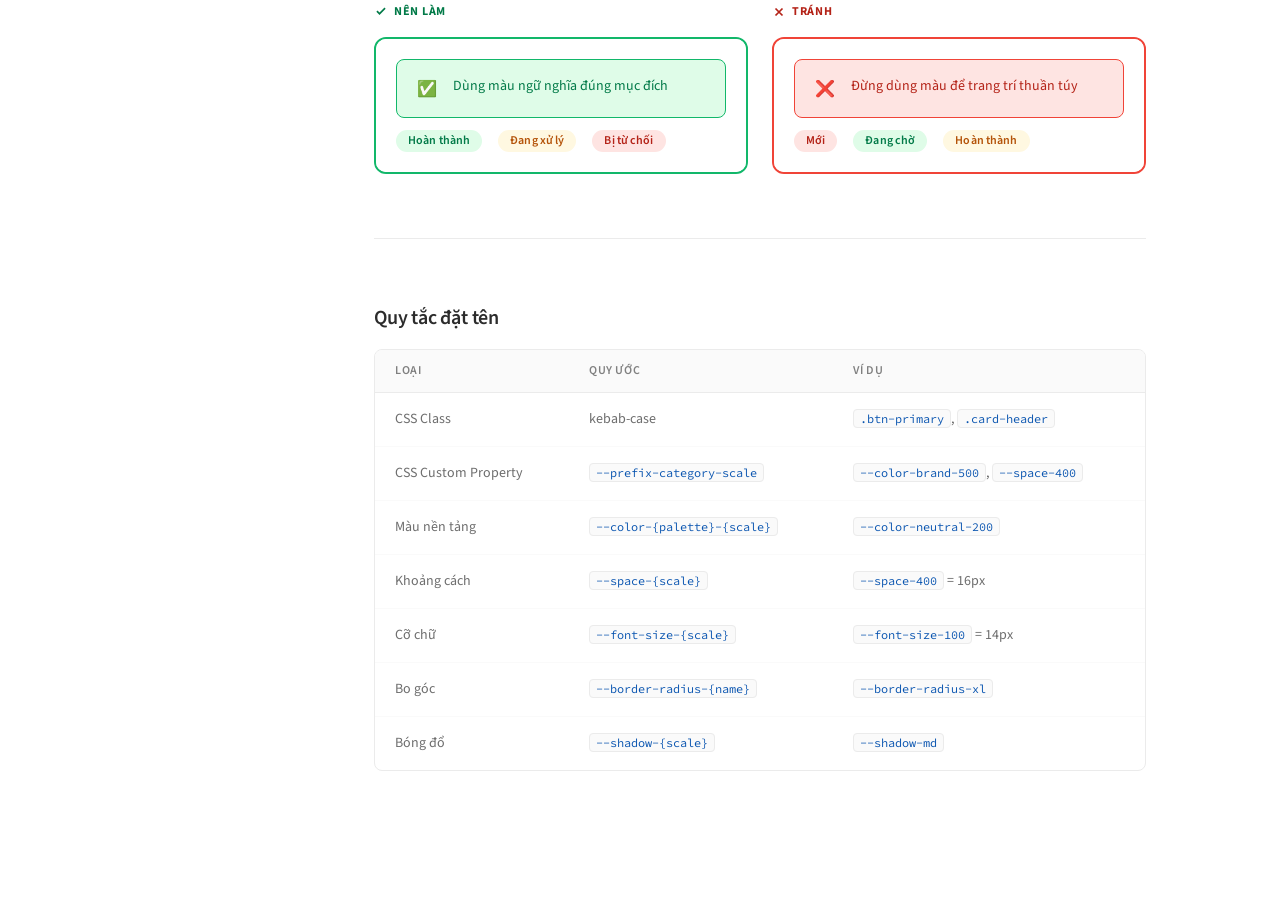
<file: principles.html>
<!DOCTYPE html>
<html lang="vi">
<head>
  <meta charset="UTF-8" />
  <meta name="viewport" content="width=device-width, initial-scale=1.0" />
  <title>Nguyên tắc — BHDS</title>
  <link rel="stylesheet" href="styles.css" />
  <link rel="icon" type="image/svg+xml" href="data:image/svg+xml,<svg xmlns='http://www.w3.org/2000/svg' viewBox='0 0 32 32'><rect width='32' height='32' rx='6' fill='%231473E6'/><text x='50%' y='54%' dominant-baseline='middle' text-anchor='middle' fill='white' font-size='14' font-family='Inter,sans-serif' font-weight='700'>B</text></svg>" />
</head>
<body>
  <div class="shell">
    <div class="sidebar-overlay" id="sidebarOverlay"></div>
    <aside class="sidebar" id="sidebar">
      <a class="sidebar-logo" href="index.html">
        <div class="sidebar-logo-mark"><svg viewBox="0 0 16 16"><path d="M2 2h5.5a4.5 4.5 0 0 1 0 9H2V2zm2 2v5h3.5a2.5 2.5 0 0 0 0-5H4zm0 5v3h3.5a1.5 1.5 0 1 0 0-3H4z"/></svg></div>
        <div class="sidebar-logo-text"><span class="sidebar-logo-name">BHDS</span><span class="sidebar-logo-version">v1.0.0 · Nguyễn Tiến Đạt</span></div>
      </a>
      <nav class="sidebar-nav">
        <div class="sidebar-group">
          <div class="sidebar-group-label">Bắt đầu</div>
          <a class="sidebar-item" href="index.html"><svg viewBox="0 0 16 16" fill="currentColor"><path d="M8 1.5L1.5 7H3v7.5h4V11h2v3.5h4V7h1.5L8 1.5z"/></svg>Giới thiệu</a>
          <a class="sidebar-item active" href="principles.html"><svg viewBox="0 0 16 16" fill="currentColor"><path d="M8 1a7 7 0 1 0 0 14A7 7 0 0 0 8 1zM7 4.5a1 1 0 1 1 2 0 1 1 0 0 1-2 0zm1 3a.75.75 0 0 1 .75.75v3.5a.75.75 0 0 1-1.5 0v-3.5A.75.75 0 0 1 8 7.5z"/></svg>Nguyên tắc</a>
          <a class="sidebar-item" href="branding.html"><svg viewBox="0 0 16 16" fill="currentColor"><path d="M8 1l1.8 4.2 4.2.8-3 3 .7 4.3L8 11.5l-3.7 1.8.7-4.3-3-3 4.2-.8L8 1z"/></svg>Thương hiệu</a>
        </div>
        <div class="sidebar-group">
          <div class="sidebar-group-label">Nền tảng</div>
          <a class="sidebar-item" href="colors.html"><svg viewBox="0 0 16 16" fill="currentColor"><path d="M8 1a7 7 0 1 0 0 14A7 7 0 0 0 8 1zM2.5 8a5.5 5.5 0 1 1 11 0 5.5 5.5 0 0 1-11 0z"/><circle cx="5" cy="6" r="1.5"/><circle cx="11" cy="6" r="1.5"/><circle cx="8" cy="11" r="1.5"/></svg>Màu sắc</a>
          <a class="sidebar-item" href="typography.html"><svg viewBox="0 0 16 16" fill="currentColor"><path d="M2 3h12v1.5H9.25V13h-1.5V4.5H2V3z"/></svg>Kiểu chữ</a>
          <a class="sidebar-item" href="spacing.html"><svg viewBox="0 0 16 16" fill="currentColor"><path d="M1 3h14v1H1zm0 9h14v1H1zM4 7h8v2H4z"/></svg>Khoảng cách</a>
          <a class="sidebar-item" href="icons.html"><svg viewBox="0 0 16 16" fill="currentColor"><rect x="1" y="1" width="6" height="6" rx="1"/><rect x="9" y="1" width="6" height="6" rx="1"/><rect x="1" y="9" width="6" height="6" rx="1"/><rect x="9" y="9" width="6" height="6" rx="1"/></svg>Biểu tượng</a>
          <a class="sidebar-item" href="motion.html"><svg viewBox="0 0 16 16" fill="currentColor"><path d="M8 1a7 7 0 1 0 0 14A7 7 0 0 0 8 1zm-1 5.5V5l4 3-4 3V9.5l2-1.5-2-1.5z"/></svg>Chuyển động</a>
        </div>
        <div class="sidebar-group">
          <div class="sidebar-group-label">Thành phần</div>
          <a class="sidebar-item" href="components.html"><svg viewBox="0 0 16 16" fill="currentColor"><path d="M8 1L1 4.5v7L8 15l7-3.5v-7L8 1zm0 1.8 5 2.5v5.4l-5 2.5-5-2.5V5.3l5-2.5z"/></svg>Tất cả thành phần</a>
          <a class="sidebar-item" href="buttons.html"><svg viewBox="0 0 16 16" fill="currentColor"><rect x="1" y="4" width="14" height="8" rx="2"/></svg>Button</a>
          <a class="sidebar-item" href="forms.html"><svg viewBox="0 0 16 16" fill="currentColor"><rect x="1" y="4" width="14" height="2" rx="1"/><rect x="1" y="8" width="10" height="2" rx="1"/><rect x="1" y="12" width="7" height="2" rx="1"/></svg>Form & Input</a>
          <a class="sidebar-item" href="navigation.html"><svg viewBox="0 0 16 16" fill="currentColor"><path d="M1 4h14v1.5H1zm0 5.5h14V11H1zM5 7h6v1.5H5z"/></svg>Điều hướng</a>
          <a class="sidebar-item" href="feedback.html"><svg viewBox="0 0 16 16" fill="currentColor"><path d="M8 1a7 7 0 1 0 0 14A7 7 0 0 0 8 1zM7 5h2v4H7V5zm0 5h2v2H7v-2z"/></svg>Phản hồi</a>
          <a class="sidebar-item" href="data.html"><svg viewBox="0 0 16 16" fill="currentColor"><path d="M3 2h10a1 1 0 0 1 1 1v10a1 1 0 0 1-1 1H3a1 1 0 0 1-1-1V3a1 1 0 0 1 1-1zm1 2v2h8V4H4zm0 4v2h8V8H4zm0 4v1h8v-1H4z"/></svg>Dữ liệu</a>
          <a class="sidebar-item" href="modals.html"><svg viewBox="0 0 16 16" fill="currentColor"><rect x="2" y="3" width="12" height="10" rx="1.5"/><path d="M5 3V2h6v1"/></svg>Hộp thoại</a>
        </div>
        <div class="sidebar-group">
          <div class="sidebar-group-label">Mẫu SaaS</div>
          <a class="sidebar-item" href="patterns.html"><svg viewBox="0 0 16 16" fill="currentColor"><rect x="1" y="1" width="6" height="4" rx="1"/><rect x="9" y="1" width="6" height="4" rx="1"/><rect x="1" y="7" width="6" height="8" rx="1"/><rect x="9" y="7" width="6" height="4" rx="1"/></svg>Mẫu giao diện</a>
        </div>
        <div class="sidebar-group">
          <div class="sidebar-group-label">Tài nguyên</div>
          <a class="sidebar-item" href="tokens.html"><svg viewBox="0 0 16 16" fill="currentColor"><path d="M8 1L1 4.5V8c0 3.3 2.9 6.4 7 7 4.1-.6 7-3.7 7-7V4.5L8 1z"/></svg>Design Tokens</a>
          <a class="sidebar-item" href="changelog.html"><svg viewBox="0 0 16 16" fill="currentColor"><path d="M3 2h10a1 1 0 0 1 1 1v10a1 1 0 0 1-1 1H3a1 1 0 0 1-1-1V3a1 1 0 0 1 1-1zm1 2v1h8V4H4zm0 3v1h8V7H4zm0 3v1h5v-1H4z"/></svg>Nhật ký thay đổi</a>
        </div>
      </nav>
      <div class="sidebar-footer">© 2025 Nguyễn Tiến Đạt</div>
    </aside>

    <div class="main">
      <div class="topbar">
        <button class="hamburger" id="hamburger" aria-label="Mở menu"><svg width="18" height="18" viewBox="0 0 18 18" fill="currentColor"><rect y="2" width="18" height="2" rx="1"/><rect y="8" width="18" height="2" rx="1"/><rect y="14" width="18" height="2" rx="1"/></svg></button>
        <div class="topbar-breadcrumb"><span>BHDS</span><span>›</span><span>Bắt đầu</span><span>›</span><span class="current">Nguyên tắc</span></div>
        <div class="topbar-actions">
          <button class="theme-toggle" id="themeToggle" aria-label="Chuyển giao diện" title="Giao diện sáng/tối">
            <svg class="icon-sun" width="15" height="15" viewBox="0 0 24 24" fill="none" stroke="currentColor" stroke-width="2" stroke-linecap="round" stroke-linejoin="round"><circle cx="12" cy="12" r="5"/><line x1="12" y1="1" x2="12" y2="3"/><line x1="12" y1="21" x2="12" y2="23"/><line x1="4.22" y1="4.22" x2="5.64" y2="5.64"/><line x1="18.36" y1="18.36" x2="19.78" y2="19.78"/><line x1="1" y1="12" x2="3" y2="12"/><line x1="21" y1="12" x2="23" y2="12"/><line x1="4.22" y1="19.78" x2="5.64" y2="18.36"/><line x1="18.36" y1="5.64" x2="19.78" y2="4.22"/></svg>
            <svg class="icon-moon" width="15" height="15" viewBox="0 0 24 24" fill="none" stroke="currentColor" stroke-width="2" stroke-linecap="round" stroke-linejoin="round"><path d="M21 12.79A9 9 0 1 1 11.21 3 7 7 0 0 0 21 12.79z"/></svg>
          </button>
        </div>
      </div>

      <div class="page-content">
        <div class="page-header">
          <div class="page-eyebrow">Bắt đầu</div>
          <h1 class="page-title">Nguyên tắc thiết kế</h1>
          <p class="page-desc">Những nguyên tắc này là kim chỉ nam cho mọi quyết định thiết kế trong BHDS — từ màu sắc, khoảng cách đến cách đặt tên component.</p>
        </div>

        <!-- Core Principles -->
        <div class="section">
          <h2 class="section-title">5 nguyên tắc cốt lõi</h2>

          <div style="display:flex;flex-direction:column;gap:24px;">

            <div style="display:grid;grid-template-columns:80px 1fr;gap:32px;align-items:start;padding:32px;background:var(--color-neutral-50);border-radius:16px;border:1px solid var(--color-neutral-200);">
              <div style="width:64px;height:64px;background:var(--color-brand-100);border-radius:16px;display:flex;align-items:center;justify-content:center;">
                <svg width="28" height="28" viewBox="0 0 24 24" fill="none" stroke="var(--color-brand-600)" stroke-width="1.5">
                  <path d="M1 12s4-8 11-8 11 8 11 8-4 8-11 8-11-8-11-8z"/><circle cx="12" cy="12" r="3"/>
                </svg>
              </div>
              <div>
                <h3 style="font-size:18px;font-weight:700;margin-bottom:8px;">01. Rõ ràng</h3>
                <p style="color:var(--color-neutral-700);line-height:1.7;margin-bottom:16px;">Mọi yếu tố thiết kế phải có mục đích rõ ràng. Người dùng không nên phải đoán giao diện hoạt động như thế nào. Nếu cần giải thích, giao diện chưa đủ rõ ràng.</p>
                <div class="demo-box" style="padding:16px;">
                  <div style="display:grid;grid-template-columns:1fr 1fr;gap:16px;">
                    <div>
                      <div style="font-size:11px;font-weight:600;color:var(--color-success-700);text-transform:uppercase;letter-spacing:.05em;margin-bottom:8px;">✓ Nên làm</div>
                      <button class="btn btn-primary">Lưu và xuất bản</button>
                    </div>
                    <div>
                      <div style="font-size:11px;font-weight:600;color:var(--color-danger-700);text-transform:uppercase;letter-spacing:.05em;margin-bottom:8px;">✗ Tránh</div>
                      <button class="btn btn-secondary">Tiến hành</button>
                    </div>
                  </div>
                </div>
              </div>
            </div>

            <div style="display:grid;grid-template-columns:80px 1fr;gap:32px;align-items:start;padding:32px;background:var(--color-neutral-50);border-radius:16px;border:1px solid var(--color-neutral-200);">
              <div style="width:64px;height:64px;background:var(--color-success-100);border-radius:16px;display:flex;align-items:center;justify-content:center;">
                <svg width="28" height="28" viewBox="0 0 24 24" fill="none" stroke="var(--color-success-700)" stroke-width="1.5">
                  <path d="M12 2L2 7l10 5 10-5-10-5zM2 17l10 5 10-5M2 12l10 5 10-5"/>
                </svg>
              </div>
              <div>
                <h3 style="font-size:18px;font-weight:700;margin-bottom:8px;">02. Nhất quán</h3>
                <p style="color:var(--color-neutral-700);line-height:1.7;margin-bottom:16px;">Cùng một hành động, cùng một cách biểu diễn. Tính nhất quán xây dựng niềm tin — người dùng học một lần, áp dụng mọi nơi. Đừng sáng tạo lại những gì đã hoạt động tốt.</p>
                <div class="demo-box" style="padding:16px;">
                  <div style="font-size:12px;color:var(--color-neutral-600);margin-bottom:8px;">Tất cả hành động xóa đều dùng màu danger:</div>
                  <div class="demo-row">
                    <button class="btn btn-danger btn-sm">Xóa tệp</button>
                    <button class="btn btn-danger btn-sm">Xóa tài khoản</button>
                    <button class="btn btn-danger btn-sm">Xóa dữ liệu</button>
                  </div>
                </div>
              </div>
            </div>

            <div style="display:grid;grid-template-columns:80px 1fr;gap:32px;align-items:start;padding:32px;background:var(--color-neutral-50);border-radius:16px;border:1px solid var(--color-neutral-200);">
              <div style="width:64px;height:64px;background:var(--color-warning-100);border-radius:16px;display:flex;align-items:center;justify-content:center;">
                <svg width="28" height="28" viewBox="0 0 24 24" fill="none" stroke="var(--color-warning-700)" stroke-width="1.5">
                  <circle cx="12" cy="12" r="10"/><path d="M12 8v4M12 16h.01"/>
                </svg>
              </div>
              <div>
                <h3 style="font-size:18px;font-weight:700;margin-bottom:8px;">03. Phản hồi</h3>
                <p style="color:var(--color-neutral-700);line-height:1.7;">Mọi hành động của người dùng đều cần phản hồi ngay lập tức. Hover states, loading indicators, success/error messages — những phản hồi này cho người dùng biết hệ thống đang lắng nghe.</p>
              </div>
            </div>

            <div style="display:grid;grid-template-columns:80px 1fr;gap:32px;align-items:start;padding:32px;background:var(--color-neutral-50);border-radius:16px;border:1px solid var(--color-neutral-200);">
              <div style="width:64px;height:64px;background:#F3E8FF;border-radius:16px;display:flex;align-items:center;justify-content:center;">
                <svg width="28" height="28" viewBox="0 0 24 24" fill="none" stroke="#7C3AED" stroke-width="1.5">
                  <path d="M20.84 4.61a5.5 5.5 0 0 0-7.78 0L12 5.67l-1.06-1.06a5.5 5.5 0 0 0-7.78 7.78l1.06 1.06L12 21.23l7.78-7.78 1.06-1.06a5.5 5.5 0 0 0 0-7.78z"/>
                </svg>
              </div>
              <div>
                <h3 style="font-size:18px;font-weight:700;margin-bottom:8px;">04. Trợ năng</h3>
                <p style="color:var(--color-neutral-700);line-height:1.7;">Thiết kế cho tất cả mọi người — không phải chỉ người dùng điển hình. Tuân thủ WCAG 2.1 AA, đảm bảo tương phản màu tối thiểu 4.5:1, hỗ trợ điều hướng bằng bàn phím và trình đọc màn hình.</p>
              </div>
            </div>

            <div style="display:grid;grid-template-columns:80px 1fr;gap:32px;align-items:start;padding:32px;background:var(--color-neutral-50);border-radius:16px;border:1px solid var(--color-neutral-200);">
              <div style="width:64px;height:64px;background:#FEF3C7;border-radius:16px;display:flex;align-items:center;justify-content:center;">
                <svg width="28" height="28" viewBox="0 0 24 24" fill="none" stroke="#D97706" stroke-width="1.5">
                  <polygon points="13 2 3 14 12 14 11 22 21 10 12 10 13 2"/>
                </svg>
              </div>
              <div>
                <h3 style="font-size:18px;font-weight:700;margin-bottom:8px;">05. Hiệu năng</h3>
                <p style="color:var(--color-neutral-700);line-height:1.7;">Giao diện đẹp nhưng chậm là giao diện tệ. Mọi animation đều có mục đích rõ ràng — không thêm chuyển động cho vẻ đẹp thuần túy. Tải nhanh, phản hồi tức thì, cảm giác nhẹ nhàng.</p>
              </div>
            </div>
          </div>
        </div>

        <!-- Do / Don't -->
        <div class="section">
          <h2 class="section-title">Nguyên tắc sử dụng màu sắc</h2>
          <div style="display:grid;grid-template-columns:1fr 1fr;gap:24px;">
            <div>
              <div style="font-size:12px;font-weight:700;color:var(--color-success-700);text-transform:uppercase;letter-spacing:.06em;margin-bottom:16px;display:flex;align-items:center;gap:6px;">
                <svg width="14" height="14" viewBox="0 0 16 16" fill="currentColor"><path d="M13.3 4.3l-7 7-3.6-3.6L4 6.3l2.3 2.3 5.7-5.7 1.3 1.4z"/></svg>
                Nên làm
              </div>
              <div style="border:2px solid var(--color-success-500);border-radius:12px;overflow:hidden;">
                <div style="padding:20px;background:white;display:flex;flex-direction:column;gap:12px;">
                  <div class="alert alert-success"><span class="alert-icon">✅</span><div class="alert-body">Dùng màu ngữ nghĩa đúng mục đích</div></div>
                  <div class="demo-row">
                    <span class="badge badge-success">Hoàn thành</span>
                    <span class="badge badge-warning">Đang xử lý</span>
                    <span class="badge badge-danger">Bị từ chối</span>
                  </div>
                </div>
              </div>
            </div>
            <div>
              <div style="font-size:12px;font-weight:700;color:var(--color-danger-700);text-transform:uppercase;letter-spacing:.06em;margin-bottom:16px;display:flex;align-items:center;gap:6px;">
                <svg width="14" height="14" viewBox="0 0 16 16" fill="none" stroke="currentColor" stroke-width="2"><path d="M4 4l8 8M12 4l-8 8"/></svg>
                Tránh
              </div>
              <div style="border:2px solid var(--color-danger-500);border-radius:12px;overflow:hidden;">
                <div style="padding:20px;background:white;display:flex;flex-direction:column;gap:12px;">
                  <div class="alert alert-danger"><span class="alert-icon">❌</span><div class="alert-body">Đừng dùng màu để trang trí thuần túy</div></div>
                  <div class="demo-row">
                    <span class="badge badge-danger">Mới</span>
                    <span class="badge badge-success">Đang chờ</span>
                    <span class="badge badge-warning">Hoàn thành</span>
                  </div>
                </div>
              </div>
            </div>
          </div>
        </div>

        <!-- Naming -->
        <div class="section">
          <h2 class="section-title">Quy tắc đặt tên</h2>
          <div class="table-wrap">
            <table>
              <thead><tr><th>Loại</th><th>Quy ước</th><th>Ví dụ</th></tr></thead>
              <tbody>
                <tr><td>CSS Class</td><td>kebab-case</td><td><code>.btn-primary</code>, <code>.card-header</code></td></tr>
                <tr><td>CSS Custom Property</td><td><code>--prefix-category-scale</code></td><td><code>--color-brand-500</code>, <code>--space-400</code></td></tr>
                <tr><td>Màu nền tảng</td><td><code>--color-{palette}-{scale}</code></td><td><code>--color-neutral-200</code></td></tr>
                <tr><td>Khoảng cách</td><td><code>--space-{scale}</code></td><td><code>--space-400</code> = 16px</td></tr>
                <tr><td>Cỡ chữ</td><td><code>--font-size-{scale}</code></td><td><code>--font-size-100</code> = 14px</td></tr>
                <tr><td>Bo góc</td><td><code>--border-radius-{name}</code></td><td><code>--border-radius-xl</code></td></tr>
                <tr><td>Bóng đổ</td><td><code>--shadow-{scale}</code></td><td><code>--shadow-md</code></td></tr>
              </tbody>
            </table>
          </div>
        </div>

      </div>
    </div>
  </div>
  <script src="main.js"></script>
</body>
</html>
</file>
<file: styles.css>
/* =========================================
   BHDS — BH Design System
   Global Stylesheet · v1.0.0
   Tác giả: Nguyễn Tiến Đạt
   Font: Source Sans 3 + Source Code Pro (Adobe)
   ========================================= */

/* --- Adobe Fonts via Google Fonts --- */
@import url('https://fonts.googleapis.com/css2?family=Source+Code+Pro:wght@400;500;600&family=Source+Sans+3:ital,wght@0,300;0,400;0,500;0,600;0,700;1,400&display=swap');

/* =========================================
   LIGHT THEME — Design Tokens
   ========================================= */
:root {
  /* Brand */
  --color-brand-50:  #F0F7FF;
  --color-brand-100: #DCF0FF;
  --color-brand-200: #AACCF4;
  --color-brand-300: #6DAAEF;
  --color-brand-400: #2680EB;
  --color-brand-500: #1473E6;
  --color-brand-600: #0D66D0;
  --color-brand-700: #0A55B0;
  --color-brand-800: #074490;
  --color-brand-900: #043370;

  /* Neutral */
  --color-neutral-0:    #FFFFFF;
  --color-neutral-50:   #FAFAFA;
  --color-neutral-100:  #F5F5F5;
  --color-neutral-200:  #EBEBEB;
  --color-neutral-300:  #DEDEDE;
  --color-neutral-400:  #C7C7C7;
  --color-neutral-500:  #ADADAD;
  --color-neutral-600:  #808080;
  --color-neutral-700:  #6E6E6E;
  --color-neutral-800:  #4B4B4B;
  --color-neutral-900:  #2C2C2C;
  --color-neutral-1000: #0F0F0F;

  /* Semantic */
  --color-success-50:  #F0FDF4;
  --color-success-100: #DFFCE8;
  --color-success-500: #12B76A;
  --color-success-600: #0E9F59;
  --color-success-700: #027A48;

  --color-warning-50:  #FFFBEB;
  --color-warning-100: #FFF8E1;
  --color-warning-500: #F59E0B;
  --color-warning-600: #D97706;
  --color-warning-700: #B45309;

  --color-danger-50:   #FFF5F5;
  --color-danger-100:  #FEE4E2;
  --color-danger-500:  #F04438;
  --color-danger-600:  #D63B2F;
  --color-danger-700:  #B42318;

  --color-info-100:    #DCF0FF;
  --color-info-500:    #1473E6;
  --color-info-700:    #0A55B0;

  /* Purple accent (SaaS) */
  --color-purple-100: #F3E8FF;
  --color-purple-500: #8B5CF6;
  --color-purple-700: #6D28D9;

  /* Typography — Source Sans 3 (Adobe) */
  --font-family-base: 'Source Sans 3', 'Adobe Clean', -apple-system, BlinkMacSystemFont, 'Segoe UI', sans-serif;
  --font-family-mono: 'Source Code Pro', 'Adobe Source Code Pro', 'Fira Code', monospace;

  --font-size-50:  10px;
  --font-size-75:  12px;
  --font-size-100: 14px;
  --font-size-200: 16px;
  --font-size-300: 18px;
  --font-size-400: 20px;
  --font-size-500: 24px;
  --font-size-600: 28px;
  --font-size-700: 32px;
  --font-size-800: 36px;
  --font-size-900: 40px;

  --font-weight-light:    300;
  --font-weight-regular:  400;
  --font-weight-medium:   500;
  --font-weight-semibold: 600;
  --font-weight-bold:     700;

  --line-height-tight:   1.25;
  --line-height-normal:  1.5;
  --line-height-relaxed: 1.75;

  /* Spacing — 4px base */
  --space-0:    0px;
  --space-50:   2px;
  --space-100:  4px;
  --space-150:  6px;
  --space-200:  8px;
  --space-250:  10px;
  --space-300:  12px;
  --space-400:  16px;
  --space-500:  20px;
  --space-600:  24px;
  --space-700:  28px;
  --space-800:  32px;
  --space-900:  36px;
  --space-1000: 40px;
  --space-1200: 48px;
  --space-1600: 64px;
  --space-2000: 80px;

  /* Border Radius */
  --border-radius-none: 0px;
  --border-radius-sm:   2px;
  --border-radius-md:   4px;
  --border-radius-lg:   6px;
  --border-radius-xl:   8px;
  --border-radius-2xl:  12px;
  --border-radius-3xl:  16px;
  --border-radius-full: 9999px;

  --border-width-thin:   1px;
  --border-width-medium: 2px;
  --border-width-thick:  4px;

  /* Shadows */
  --shadow-sm:  0 1px 2px rgba(0,0,0,.06), 0 1px 3px rgba(0,0,0,.1);
  --shadow-md:  0 4px 6px rgba(0,0,0,.07), 0 2px 4px rgba(0,0,0,.06);
  --shadow-lg:  0 10px 15px rgba(0,0,0,.1), 0 4px 6px rgba(0,0,0,.05);
  --shadow-xl:  0 20px 25px rgba(0,0,0,.1), 0 10px 10px rgba(0,0,0,.04);
  --shadow-2xl: 0 25px 50px rgba(0,0,0,.15);

  /* Transition */
  --transition-fast:   100ms ease;
  --transition-normal: 200ms ease;
  --transition-slow:   300ms ease;

  /* Z-index */
  --z-base:    0;
  --z-raised:  100;
  --z-overlay: 200;
  --z-modal:   300;
  --z-toast:   400;

  /* Layout */
  --sidebar-width:      240px;
  --header-height:      56px;
  --content-max-width:  900px;

  /* Semantic surface colors */
  --surface-base:       var(--color-neutral-0);
  --surface-raised:     var(--color-neutral-0);
  --surface-overlay:    var(--color-neutral-50);
  --surface-sunken:     var(--color-neutral-100);
  --border-default:     var(--color-neutral-200);
  --text-primary:       var(--color-neutral-900);
  --text-secondary:     var(--color-neutral-700);
  --text-tertiary:      var(--color-neutral-600);
  --text-disabled:      var(--color-neutral-400);
}

/* =========================================
   DARK THEME — Token Overrides
   ========================================= */
[data-theme="dark"] {
  --color-neutral-0:    #141414;
  --color-neutral-50:   #1C1C1C;
  --color-neutral-100:  #252525;
  --color-neutral-200:  #303030;
  --color-neutral-300:  #404040;
  --color-neutral-400:  #5A5A5A;
  --color-neutral-500:  #737373;
  --color-neutral-600:  #9A9A9A;
  --color-neutral-700:  #B3B3B3;
  --color-neutral-800:  #CCCCCC;
  --color-neutral-900:  #E5E5E5;
  --color-neutral-1000: #F5F5F5;

  --color-brand-100:  #0A1E3A;
  --color-brand-200:  #0D2E5C;
  --color-brand-300:  #1045A0;
  --color-brand-400:  #1960C8;
  --color-brand-500:  #2680EB;
  --color-brand-600:  #4A9CF0;

  --color-info-100:   #0A1E3A;

  --color-success-50:  #051A0F;
  --color-success-100: #0A2A1A;
  --color-warning-50:  #1A1000;
  --color-warning-100: #2A1C00;
  --color-danger-50:   #1A0500;
  --color-danger-100:  #2E0A07;
  --color-purple-100:  #1A0F2E;

  --shadow-sm:  0 1px 2px rgba(0,0,0,.4), 0 1px 3px rgba(0,0,0,.5);
  --shadow-md:  0 4px 6px rgba(0,0,0,.4), 0 2px 4px rgba(0,0,0,.3);
  --shadow-lg:  0 10px 15px rgba(0,0,0,.5), 0 4px 6px rgba(0,0,0,.3);
  --shadow-xl:  0 20px 25px rgba(0,0,0,.5), 0 10px 10px rgba(0,0,0,.3);

  --surface-base:    var(--color-neutral-0);
  --surface-raised:  var(--color-neutral-50);
  --surface-overlay: var(--color-neutral-100);
  --surface-sunken:  #0A0A0A;
  --border-default:  var(--color-neutral-200);
  --text-primary:    var(--color-neutral-900);
  --text-secondary:  var(--color-neutral-700);
  --text-tertiary:   var(--color-neutral-600);
  --text-disabled:   var(--color-neutral-400);
}

/* =========================================
   RESET
   ========================================= */
*, *::before, *::after { box-sizing: border-box; margin: 0; padding: 0; }
html { font-size: 16px; scroll-behavior: smooth; -webkit-text-size-adjust: 100%; }
body {
  font-family: var(--font-family-base);
  font-size: var(--font-size-100);
  font-weight: var(--font-weight-regular);
  line-height: var(--line-height-normal);
  color: var(--text-primary);
  background: var(--surface-base);
  -webkit-font-smoothing: antialiased;
  -moz-osx-font-smoothing: grayscale;
  transition: background var(--transition-slow), color var(--transition-slow);
}
a { color: var(--color-brand-500); text-decoration: none; }
a:hover { text-decoration: underline; }
img, svg { display: block; max-width: 100%; }
ul, ol { list-style: none; }

/* =========================================
   LAYOUT SHELL
   ========================================= */
.shell { display: flex; min-height: 100vh; }

/* =========================================
   SIDEBAR
   ========================================= */
.sidebar {
  width: var(--sidebar-width);
  min-height: 100vh;
  background: var(--surface-base);
  border-right: var(--border-width-thin) solid var(--border-default);
  display: flex;
  flex-direction: column;
  position: fixed;
  top: 0; left: 0; bottom: 0;
  z-index: var(--z-overlay);
  overflow-y: auto;
  transition: transform var(--transition-normal), background var(--transition-slow), border-color var(--transition-slow);
}
.sidebar-logo {
  display: flex;
  align-items: center;
  gap: var(--space-300);
  padding: var(--space-500);
  border-bottom: var(--border-width-thin) solid var(--border-default);
  text-decoration: none;
  flex-shrink: 0;
}
.sidebar-logo-mark {
  width: 28px; height: 28px;
  background: var(--color-brand-500);
  border-radius: var(--border-radius-md);
  display: flex; align-items: center; justify-content: center;
  flex-shrink: 0;
}
.sidebar-logo-mark svg { width: 16px; height: 16px; fill: #fff; }
.sidebar-logo-text { flex: 1; }
.sidebar-logo-name {
  font-size: var(--font-size-100);
  font-weight: var(--font-weight-bold);
  color: var(--text-primary);
  display: block; line-height: 1.2;
  letter-spacing: -.01em;
}
.sidebar-logo-version { font-size: var(--font-size-75); color: var(--text-tertiary); }
.sidebar-nav { padding: var(--space-400) 0; flex: 1; }
.sidebar-group { margin-bottom: var(--space-600); }
.sidebar-group-label {
  font-size: 10px;
  font-weight: var(--font-weight-semibold);
  color: var(--text-tertiary);
  text-transform: uppercase;
  letter-spacing: .08em;
  padding: 0 var(--space-500) var(--space-200);
}
.sidebar-item {
  display: flex;
  align-items: center;
  gap: var(--space-300);
  padding: var(--space-200) var(--space-500);
  font-size: var(--font-size-100);
  color: var(--text-secondary);
  cursor: pointer;
  transition: background var(--transition-fast), color var(--transition-fast);
  text-decoration: none;
  position: relative;
  border-radius: 0;
}
.sidebar-item svg { width: 15px; height: 15px; flex-shrink: 0; opacity: .65; }
.sidebar-item:hover { background: var(--surface-overlay); color: var(--text-primary); text-decoration: none; }
.sidebar-item.active {
  background: var(--color-brand-100);
  color: var(--color-brand-600);
  font-weight: var(--font-weight-semibold);
}
[data-theme="dark"] .sidebar-item.active { color: var(--color-brand-400); }
.sidebar-item.active svg { opacity: 1; }
.sidebar-item.active::before {
  content: '';
  position: absolute;
  left: 0; top: 0; bottom: 0;
  width: 2px;
  background: var(--color-brand-500);
  border-radius: 0 2px 2px 0;
}
.sidebar-footer {
  padding: var(--space-400) var(--space-500);
  border-top: var(--border-width-thin) solid var(--border-default);
  font-size: var(--font-size-75);
  color: var(--text-tertiary);
}

/* =========================================
   MAIN CONTENT AREA
   ========================================= */
.main { margin-left: var(--sidebar-width); flex: 1; min-width: 0; }

/* =========================================
   TOPBAR
   ========================================= */
.topbar {
  height: var(--header-height);
  border-bottom: var(--border-width-thin) solid var(--border-default);
  display: flex;
  align-items: center;
  padding: 0 var(--space-1600);
  gap: var(--space-400);
  position: sticky; top: 0;
  background: rgba(255,255,255,.88);
  backdrop-filter: blur(12px);
  -webkit-backdrop-filter: blur(12px);
  z-index: var(--z-raised);
  transition: background var(--transition-slow), border-color var(--transition-slow);
}
[data-theme="dark"] .topbar { background: rgba(20,20,20,.88); }

.topbar-breadcrumb {
  display: flex;
  align-items: center;
  gap: var(--space-200);
  font-size: var(--font-size-75);
  color: var(--text-tertiary);
}
.topbar-breadcrumb .current { color: var(--text-primary); font-weight: var(--font-weight-medium); }
.topbar-actions { margin-left: auto; display: flex; gap: var(--space-200); align-items: center; }

/* Theme toggle */
.theme-toggle {
  width: 34px; height: 34px;
  display: flex; align-items: center; justify-content: center;
  background: none;
  border: var(--border-width-thin) solid var(--border-default);
  border-radius: var(--border-radius-lg);
  cursor: pointer;
  color: var(--text-secondary);
  transition: background var(--transition-fast), border-color var(--transition-fast), color var(--transition-fast);
}
.theme-toggle:hover { background: var(--surface-overlay); color: var(--text-primary); }
.theme-toggle .icon-sun  { display: block; }
.theme-toggle .icon-moon { display: none; }
[data-theme="dark"] .theme-toggle .icon-sun  { display: none; }
[data-theme="dark"] .theme-toggle .icon-moon { display: block; }

/* Hamburger */
.hamburger {
  display: none;
  width: 36px; height: 36px;
  align-items: center; justify-content: center;
  background: none;
  border: none;
  cursor: pointer;
  color: var(--text-secondary);
  border-radius: var(--border-radius-lg);
}
.hamburger:hover { background: var(--surface-overlay); }

.sidebar-overlay {
  display: none;
  position: fixed; inset: 0;
  background: rgba(0,0,0,.45);
  z-index: calc(var(--z-overlay) - 1);
}

/* =========================================
   PAGE CONTENT
   ========================================= */
.page-content {
  max-width: var(--content-max-width);
  padding: var(--space-1600);
  margin: 0 auto;
}
.page-header { margin-bottom: var(--space-1600); }
.page-eyebrow {
  font-size: var(--font-size-75);
  font-weight: var(--font-weight-semibold);
  color: var(--color-brand-500);
  text-transform: uppercase;
  letter-spacing: .1em;
  margin-bottom: var(--space-300);
}
.page-title {
  font-size: var(--font-size-800);
  font-weight: var(--font-weight-bold);
  color: var(--text-primary);
  line-height: var(--line-height-tight);
  margin-bottom: var(--space-400);
  letter-spacing: -.02em;
}
.page-desc {
  font-size: var(--font-size-200);
  color: var(--text-secondary);
  line-height: var(--line-height-relaxed);
  max-width: 620px;
}

/* =========================================
   SECTIONS
   ========================================= */
.section { margin-bottom: var(--space-1600); }
.section + .section {
  border-top: var(--border-width-thin) solid var(--border-default);
  padding-top: var(--space-1600);
}
.section-title {
  font-size: var(--font-size-400);
  font-weight: var(--font-weight-semibold);
  color: var(--text-primary);
  margin-bottom: var(--space-400);
  letter-spacing: -.01em;
}
.section-desc {
  font-size: var(--font-size-100);
  color: var(--text-secondary);
  line-height: var(--line-height-relaxed);
  margin-bottom: var(--space-800);
}
.divider {
  border: none;
  border-top: var(--border-width-thin) solid var(--border-default);
  margin: var(--space-800) 0;
}

/* =========================================
   BADGE
   ========================================= */
.badge {
  display: inline-flex; align-items: center;
  padding: var(--space-50) var(--space-300);
  font-size: var(--font-size-75);
  font-weight: var(--font-weight-semibold);
  border-radius: var(--border-radius-full);
  letter-spacing: .01em;
  white-space: nowrap;
}
.badge-neutral { background: var(--color-neutral-200); color: var(--color-neutral-800); }
.badge-brand   { background: var(--color-brand-100);   color: var(--color-brand-700);  }
.badge-success { background: var(--color-success-100); color: var(--color-success-700);}
.badge-warning { background: var(--color-warning-100); color: var(--color-warning-700);}
.badge-danger  { background: var(--color-danger-100);  color: var(--color-danger-700); }
.badge-purple  { background: var(--color-purple-100);  color: var(--color-purple-700); }
[data-theme="dark"] .badge-neutral { color: var(--color-neutral-300); }
[data-theme="dark"] .badge-brand   { color: var(--color-brand-400); }
[data-theme="dark"] .badge-success { color: var(--color-success-500); }
[data-theme="dark"] .badge-warning { color: var(--color-warning-500); }
[data-theme="dark"] .badge-danger  { color: var(--color-danger-500); }

/* =========================================
   CODE
   ========================================= */
code {
  font-family: var(--font-family-mono);
  font-size: .85em;
  background: var(--surface-overlay);
  border: var(--border-width-thin) solid var(--border-default);
  border-radius: var(--border-radius-md);
  padding: 1px 6px;
  color: var(--color-brand-700);
}
[data-theme="dark"] code { color: var(--color-brand-400); }
pre {
  background: #0D1117;
  border-radius: var(--border-radius-xl);
  padding: var(--space-600);
  overflow-x: auto;
  margin: var(--space-600) 0;
  border: var(--border-width-thin) solid #21262D;
}
pre code {
  background: none; border: none; padding: 0;
  color: #E6EDF3;
  font-size: var(--font-size-75);
  line-height: 1.8;
}

/* =========================================
   CARD
   ========================================= */
.card {
  background: var(--surface-base);
  border: var(--border-width-thin) solid var(--border-default);
  border-radius: var(--border-radius-xl);
  overflow: hidden;
  transition: box-shadow var(--transition-normal), border-color var(--transition-normal);
}
.card:hover { box-shadow: var(--shadow-md); }
.card-header {
  padding: var(--space-500) var(--space-600);
  border-bottom: var(--border-width-thin) solid var(--border-default);
  display: flex; align-items: center; justify-content: space-between;
  background: var(--surface-raised);
}
.card-title { font-size: var(--font-size-100); font-weight: var(--font-weight-semibold); color: var(--text-primary); }
.card-body { padding: var(--space-600); }

/* =========================================
   TABLE
   ========================================= */
.table-wrap {
  overflow-x: auto;
  border-radius: var(--border-radius-xl);
  border: var(--border-width-thin) solid var(--border-default);
}
table { width: 100%; border-collapse: collapse; font-size: var(--font-size-100); }
thead { background: var(--surface-overlay); }
th {
  padding: var(--space-300) var(--space-500);
  text-align: left;
  font-size: var(--font-size-75);
  font-weight: var(--font-weight-semibold);
  color: var(--text-tertiary);
  text-transform: uppercase;
  letter-spacing: .05em;
  border-bottom: var(--border-width-thin) solid var(--border-default);
  white-space: nowrap;
}
td {
  padding: var(--space-400) var(--space-500);
  border-bottom: var(--border-width-thin) solid var(--surface-overlay);
  color: var(--text-secondary);
  vertical-align: middle;
}
tbody tr:last-child td { border-bottom: none; }
tbody tr:hover { background: var(--surface-overlay); }

/* =========================================
   BUTTON
   ========================================= */
.btn {
  display: inline-flex; align-items: center; gap: var(--space-200);
  padding: var(--space-250) var(--space-500);
  font-family: var(--font-family-base);
  font-size: var(--font-size-100);
  font-weight: var(--font-weight-semibold);
  border-radius: var(--border-radius-lg);
  cursor: pointer;
  border: var(--border-width-thin) solid transparent;
  transition: background var(--transition-fast), color var(--transition-fast), border-color var(--transition-fast), box-shadow var(--transition-fast);
  text-decoration: none;
  white-space: nowrap;
  line-height: 1;
  letter-spacing: .01em;
}
.btn:focus-visible { outline: 2px solid var(--color-brand-500); outline-offset: 2px; }
.btn-primary { background: var(--color-brand-500); color: #fff; border-color: var(--color-brand-500); }
.btn-primary:hover { background: var(--color-brand-600); border-color: var(--color-brand-600); }
.btn-secondary { background: var(--surface-base); color: var(--text-primary); border-color: var(--color-neutral-300); }
.btn-secondary:hover { background: var(--surface-overlay); }
.btn-ghost { background: transparent; color: var(--color-brand-500); border-color: transparent; }
.btn-ghost:hover { background: var(--color-brand-100); }
[data-theme="dark"] .btn-ghost:hover { background: var(--color-brand-100); }
.btn-danger { background: var(--color-danger-500); color: #fff; border-color: var(--color-danger-500); }
.btn-danger:hover { background: var(--color-danger-600); border-color: var(--color-danger-600); }
.btn-sm { padding: var(--space-150) var(--space-300); font-size: var(--font-size-75); }
.btn-lg { padding: var(--space-400) var(--space-700); font-size: var(--font-size-200); }
.btn-icon { padding: var(--space-250); }
.btn:disabled { opacity: .4; cursor: not-allowed; pointer-events: none; }

/* =========================================
   FORM / INPUT
   ========================================= */
.field { display: flex; flex-direction: column; gap: var(--space-200); }
.field-label { font-size: var(--font-size-100); font-weight: var(--font-weight-semibold); color: var(--text-primary); }
.field-hint { font-size: var(--font-size-75); color: var(--text-tertiary); }
.field-error-msg { font-size: var(--font-size-75); color: var(--color-danger-500); }
.input {
  height: 36px;
  padding: 0 var(--space-400);
  font-family: var(--font-family-base);
  font-size: var(--font-size-100);
  color: var(--text-primary);
  background: var(--surface-base);
  border: var(--border-width-thin) solid var(--color-neutral-300);
  border-radius: var(--border-radius-lg);
  outline: none;
  width: 100%;
  transition: border-color var(--transition-fast), box-shadow var(--transition-fast), background var(--transition-slow);
}
.input:hover { border-color: var(--color-neutral-500); }
.input:focus { border-color: var(--color-brand-500); box-shadow: 0 0 0 2px var(--color-brand-100); }
[data-theme="dark"] .input:focus { box-shadow: 0 0 0 2px rgba(38,128,235,.25); }
.input.error { border-color: var(--color-danger-500); }
.input.error:focus { box-shadow: 0 0 0 2px var(--color-danger-100); }
.input::placeholder { color: var(--text-disabled); }
textarea.input { height: auto; padding-top: var(--space-300); padding-bottom: var(--space-300); resize: vertical; }
select.input { cursor: pointer; }

/* Checkbox & Radio */
.checkbox-wrap, .radio-wrap {
  display: flex; align-items: center; gap: var(--space-300); cursor: pointer;
}
.checkbox-wrap input[type=checkbox],
.radio-wrap input[type=radio] { width: 16px; height: 16px; accent-color: var(--color-brand-500); cursor: pointer; }

/* Switch */
.switch-wrap { display: flex; align-items: center; gap: var(--space-300); }
.switch { position: relative; display: inline-block; width: 36px; height: 20px; }
.switch input { opacity: 0; width: 0; height: 0; }
.switch-track {
  position: absolute; cursor: pointer; inset: 0;
  background: var(--color-neutral-300);
  border-radius: var(--border-radius-full);
  transition: background var(--transition-normal);
}
.switch-track::after {
  content: '';
  position: absolute;
  width: 14px; height: 14px;
  left: 3px; top: 3px;
  background: white;
  border-radius: 50%;
  transition: transform var(--transition-normal);
  box-shadow: var(--shadow-sm);
}
.switch input:checked + .switch-track { background: var(--color-brand-500); }
.switch input:checked + .switch-track::after { transform: translateX(16px); }

/* =========================================
   DEMO BOX
   ========================================= */
.demo-box {
  background: var(--surface-overlay);
  border: var(--border-width-thin) solid var(--border-default);
  border-radius: var(--border-radius-xl);
  padding: var(--space-800);
}
.demo-row { display: flex; flex-wrap: wrap; gap: var(--space-400); align-items: center; }

/* =========================================
   COLOR SWATCHES
   ========================================= */
.swatch-grid { display: grid; grid-template-columns: repeat(10, 1fr); gap: var(--space-200); }
.swatch { border-radius: var(--border-radius-lg); overflow: hidden; border: var(--border-width-thin) solid rgba(0,0,0,.06); cursor: pointer; }
[data-theme="dark"] .swatch { border-color: rgba(255,255,255,.06); }
.swatch-color { height: 56px; }
.swatch-label { padding: var(--space-200); background: var(--surface-base); }
.swatch-number { font-size: 10px; font-weight: var(--font-weight-semibold); color: var(--text-secondary); }
.swatch-hex { font-family: var(--font-family-mono); font-size: 9px; color: var(--text-tertiary); }

.semantic-grid { display: grid; grid-template-columns: repeat(4, 1fr); gap: var(--space-400); }
.semantic-card { border-radius: var(--border-radius-xl); overflow: hidden; border: var(--border-width-thin) solid var(--border-default); }
.semantic-swatch { height: 80px; display: flex; align-items: center; justify-content: center; }
.semantic-info { padding: var(--space-400); background: var(--surface-base); }
.semantic-name { font-size: var(--font-size-100); font-weight: var(--font-weight-semibold); margin-bottom: 2px; color: var(--text-primary); }
.semantic-desc { font-size: var(--font-size-75); color: var(--text-tertiary); }

/* =========================================
   TYPE SCALE
   ========================================= */
.spacing-grid { display: flex; flex-direction: column; gap: 0; }
.type-scale-row {
  display: flex; align-items: baseline; gap: var(--space-600);
  padding: var(--space-500) 0;
  border-bottom: var(--border-width-thin) solid var(--surface-overlay);
}
.type-scale-row:last-child { border-bottom: none; }
.type-meta { flex: 0 0 100px; font-size: var(--font-size-75); font-family: var(--font-family-mono); color: var(--text-tertiary); }
.type-sample { flex: 1; font-weight: var(--font-weight-regular); color: var(--text-primary); }

/* =========================================
   SPACING SCALE
   ========================================= */
.spacing-row {
  display: flex; align-items: center; gap: var(--space-600);
  padding: var(--space-300) 0;
  border-bottom: var(--border-width-thin) solid var(--surface-overlay);
}
.spacing-row:last-child { border-bottom: none; }
.spacing-name { flex: 0 0 100px; font-family: var(--font-family-mono); font-size: var(--font-size-75); color: var(--text-secondary); }
.spacing-bar-wrap { flex: 1; }
.spacing-bar { height: 16px; background: var(--color-brand-200); border-radius: 2px; display: inline-block; }
.spacing-value { flex: 0 0 60px; font-family: var(--font-family-mono); font-size: var(--font-size-75); color: var(--text-tertiary); text-align: right; }

/* =========================================
   ALERT
   ========================================= */
.alert {
  display: flex; gap: var(--space-400);
  padding: var(--space-400) var(--space-500);
  border-radius: var(--border-radius-xl);
  border: var(--border-width-thin) solid transparent;
  font-size: var(--font-size-100);
  line-height: var(--line-height-normal);
}
.alert-info    { background: var(--color-info-100);    border-color: var(--color-brand-200);   color: var(--color-brand-800);   }
.alert-success { background: var(--color-success-100); border-color: var(--color-success-500); color: var(--color-success-700); }
.alert-warning { background: var(--color-warning-100); border-color: var(--color-warning-500); color: var(--color-warning-700); }
.alert-danger  { background: var(--color-danger-100);  border-color: var(--color-danger-500);  color: var(--color-danger-700);  }
[data-theme="dark"] .alert-info    { color: var(--color-brand-400); border-color: rgba(38,128,235,.3); }
[data-theme="dark"] .alert-success { color: var(--color-success-500); border-color: rgba(18,183,106,.3); }
[data-theme="dark"] .alert-warning { color: var(--color-warning-500); border-color: rgba(245,158,11,.3); }
[data-theme="dark"] .alert-danger  { color: var(--color-danger-500); border-color: rgba(240,68,56,.3); }
.alert-icon { flex-shrink: 0; font-size: 16px; margin-top: 1px; }
.alert-body { flex: 1; }
.alert-title { font-weight: var(--font-weight-semibold); margin-bottom: 2px; }

/* =========================================
   AVATAR
   ========================================= */
.avatar {
  border-radius: var(--border-radius-full);
  object-fit: cover;
  display: inline-flex; align-items: center; justify-content: center;
  font-weight: var(--font-weight-bold);
  color: white; flex-shrink: 0;
}
.avatar-sm { width: 24px; height: 24px; font-size: 10px; }
.avatar-md { width: 36px; height: 36px; font-size: 14px; }
.avatar-lg { width: 48px; height: 48px; font-size: 18px; }
.avatar-xl { width: 64px; height: 64px; font-size: 22px; }

/* =========================================
   TOOLTIP
   ========================================= */
.tooltip-wrap { position: relative; display: inline-flex; }
.tooltip {
  position: absolute; bottom: calc(100% + 8px); left: 50%; transform: translateX(-50%);
  background: var(--color-neutral-900); color: white;
  font-size: var(--font-size-75);
  padding: var(--space-150) var(--space-300);
  border-radius: var(--border-radius-md);
  white-space: nowrap; pointer-events: none;
  opacity: 0; transition: opacity var(--transition-fast);
  z-index: var(--z-modal);
}
.tooltip::after {
  content: '';
  position: absolute; top: 100%; left: 50%; transform: translateX(-50%);
  border: 4px solid transparent; border-top-color: var(--color-neutral-900);
}
.tooltip-wrap:hover .tooltip { opacity: 1; }

/* =========================================
   PROGRESS BAR
   ========================================= */
.progress {
  height: 6px; background: var(--color-neutral-200);
  border-radius: var(--border-radius-full); overflow: hidden;
}
.progress-fill {
  height: 100%; background: var(--color-brand-500);
  border-radius: var(--border-radius-full);
  transition: width var(--transition-slow);
}

/* =========================================
   TAG / CHIP
   ========================================= */
.tag {
  display: inline-flex; align-items: center; gap: var(--space-150);
  padding: var(--space-100) var(--space-300);
  background: var(--surface-overlay);
  border: var(--border-width-thin) solid var(--border-default);
  border-radius: var(--border-radius-full);
  font-size: var(--font-size-75);
  color: var(--text-secondary);
}
.tag-remove {
  width: 14px; height: 14px;
  background: none; border: none; cursor: pointer;
  color: var(--text-tertiary);
  display: flex; align-items: center; justify-content: center;
  border-radius: 50%; font-size: 12px; line-height: 1;
}
.tag-remove:hover { background: var(--color-neutral-300); }

/* =========================================
   TABS
   ========================================= */
.tabs { display: flex; border-bottom: var(--border-width-thin) solid var(--border-default); margin-bottom: var(--space-800); gap: 0; }
.tab-trigger {
  padding: var(--space-300) var(--space-500);
  font-size: var(--font-size-100);
  font-weight: var(--font-weight-medium);
  color: var(--text-tertiary);
  cursor: pointer;
  border: none;
  background: none;
  font-family: var(--font-family-base);
  position: relative;
  border-bottom: 2px solid transparent;
  margin-bottom: -1px;
  transition: color var(--transition-fast);
}
.tab-trigger:hover { color: var(--text-primary); }
.tab-trigger.active {
  color: var(--color-brand-600);
  border-bottom-color: var(--color-brand-500);
  font-weight: var(--font-weight-semibold);
}

/* =========================================
   PAGINATION
   ========================================= */
.pagination { display: flex; align-items: center; gap: var(--space-100); }
.page-btn {
  min-width: 32px; height: 32px;
  display: flex; align-items: center; justify-content: center;
  font-size: var(--font-size-100);
  font-family: var(--font-family-base);
  border: var(--border-width-thin) solid var(--border-default);
  border-radius: var(--border-radius-md);
  background: var(--surface-base);
  cursor: pointer;
  color: var(--text-secondary);
  transition: background var(--transition-fast), border-color var(--transition-fast), color var(--transition-fast);
  padding: 0 var(--space-200);
}
.page-btn:hover { background: var(--surface-overlay); color: var(--text-primary); }
.page-btn.active { background: var(--color-brand-500); border-color: var(--color-brand-500); color: white; font-weight: var(--font-weight-semibold); }
.page-btn:disabled { opacity: .4; cursor: not-allowed; }

/* =========================================
   STEPPER
   ========================================= */
.stepper { display: flex; align-items: flex-start; gap: 0; }
.step { display: flex; flex-direction: column; align-items: center; flex: 1; position: relative; }
.step:not(:last-child)::after {
  content: '';
  position: absolute;
  top: 15px; left: calc(50% + 20px);
  width: calc(100% - 40px); height: 2px;
  background: var(--border-default);
}
.step.done::after, .step.active::after { background: var(--color-brand-500); }
.step-circle {
  width: 32px; height: 32px;
  border-radius: 50%;
  border: 2px solid var(--border-default);
  background: var(--surface-base);
  display: flex; align-items: center; justify-content: center;
  font-size: var(--font-size-75);
  font-weight: var(--font-weight-bold);
  color: var(--text-tertiary);
  position: relative; z-index: 1;
  transition: all var(--transition-normal);
}
.step.active .step-circle { border-color: var(--color-brand-500); background: var(--color-brand-500); color: white; }
.step.done .step-circle { border-color: var(--color-brand-500); background: var(--color-brand-100); color: var(--color-brand-600); }
.step-label { font-size: var(--font-size-75); margin-top: var(--space-200); color: var(--text-tertiary); text-align: center; }
.step.active .step-label { color: var(--color-brand-600); font-weight: var(--font-weight-semibold); }
.step.done .step-label { color: var(--text-secondary); }

/* =========================================
   MODAL / DIALOG
   ========================================= */
.modal-backdrop {
  position: fixed; inset: 0;
  background: rgba(0,0,0,.5);
  z-index: var(--z-modal);
  display: flex; align-items: center; justify-content: center;
  padding: var(--space-800);
  backdrop-filter: blur(4px);
}
.modal {
  background: var(--surface-base);
  border-radius: var(--border-radius-2xl);
  box-shadow: var(--shadow-2xl);
  width: 100%; max-width: 480px;
  border: var(--border-width-thin) solid var(--border-default);
  overflow: hidden;
}
.modal-lg { max-width: 640px; }
.modal-sm { max-width: 360px; }
.modal-header {
  display: flex; align-items: center; justify-content: space-between;
  padding: var(--space-600);
  border-bottom: var(--border-width-thin) solid var(--border-default);
}
.modal-title { font-size: var(--font-size-300); font-weight: var(--font-weight-bold); color: var(--text-primary); letter-spacing: -.01em; }
.modal-close {
  width: 28px; height: 28px;
  display: flex; align-items: center; justify-content: center;
  background: none; border: none; cursor: pointer;
  color: var(--text-tertiary); border-radius: var(--border-radius-md);
  font-size: 18px; line-height: 1;
}
.modal-close:hover { background: var(--surface-overlay); color: var(--text-primary); }
.modal-body { padding: var(--space-600); }
.modal-footer {
  padding: var(--space-500) var(--space-600);
  border-top: var(--border-width-thin) solid var(--border-default);
  display: flex; gap: var(--space-300); justify-content: flex-end;
  background: var(--surface-overlay);
}

/* Drawer */
.drawer {
  position: fixed; top: 0; right: 0; bottom: 0;
  width: 400px; max-width: 90vw;
  background: var(--surface-base);
  box-shadow: var(--shadow-2xl);
  border-left: var(--border-width-thin) solid var(--border-default);
  display: flex; flex-direction: column;
  z-index: var(--z-modal);
}
.drawer-header {
  padding: var(--space-600);
  border-bottom: var(--border-width-thin) solid var(--border-default);
  display: flex; align-items: center; justify-content: space-between;
  flex-shrink: 0;
}
.drawer-title { font-size: var(--font-size-300); font-weight: var(--font-weight-bold); color: var(--text-primary); }
.drawer-body { padding: var(--space-600); flex: 1; overflow-y: auto; }
.drawer-footer {
  padding: var(--space-500) var(--space-600);
  border-top: var(--border-width-thin) solid var(--border-default);
  display: flex; gap: var(--space-300); justify-content: flex-end;
  flex-shrink: 0;
}

/* =========================================
   STAT CARD (SaaS KPI)
   ========================================= */
.stat-card {
  background: var(--surface-base);
  border: var(--border-width-thin) solid var(--border-default);
  border-radius: var(--border-radius-2xl);
  padding: var(--space-600);
  transition: box-shadow var(--transition-normal);
}
.stat-card:hover { box-shadow: var(--shadow-md); }
.stat-label {
  font-size: var(--font-size-75);
  font-weight: var(--font-weight-semibold);
  color: var(--text-tertiary);
  text-transform: uppercase;
  letter-spacing: .06em;
  margin-bottom: var(--space-200);
}
.stat-value {
  font-size: var(--font-size-700);
  font-weight: var(--font-weight-bold);
  color: var(--text-primary);
  line-height: 1;
  letter-spacing: -.03em;
  margin-bottom: var(--space-200);
}
.stat-delta {
  display: inline-flex; align-items: center; gap: 4px;
  font-size: var(--font-size-75);
  font-weight: var(--font-weight-semibold);
}
.stat-delta.up   { color: var(--color-success-600); }
.stat-delta.down { color: var(--color-danger-600); }

/* =========================================
   PRICING CARD
   ========================================= */
.pricing-card {
  background: var(--surface-base);
  border: var(--border-width-thin) solid var(--border-default);
  border-radius: var(--border-radius-2xl);
  padding: var(--space-800);
  display: flex; flex-direction: column;
  transition: box-shadow var(--transition-normal), border-color var(--transition-normal), transform var(--transition-normal);
}
.pricing-card:hover { box-shadow: var(--shadow-lg); transform: translateY(-2px); }
.pricing-card.featured {
  border-color: var(--color-brand-500);
  border-width: 2px;
  background: var(--color-brand-50);
}
[data-theme="dark"] .pricing-card.featured { background: var(--color-brand-100); }
.pricing-badge { margin-bottom: var(--space-400); }
.pricing-name { font-size: var(--font-size-300); font-weight: var(--font-weight-bold); color: var(--text-primary); margin-bottom: var(--space-200); }
.pricing-price {
  font-size: var(--font-size-700);
  font-weight: var(--font-weight-bold);
  color: var(--text-primary);
  letter-spacing: -.04em;
  margin-bottom: var(--space-100);
}
.pricing-period { font-size: var(--font-size-75); color: var(--text-tertiary); margin-bottom: var(--space-600); }
.pricing-features { flex: 1; margin-bottom: var(--space-800); }
.pricing-feature {
  display: flex; gap: var(--space-300); align-items: flex-start;
  font-size: var(--font-size-100); color: var(--text-secondary);
  padding: var(--space-200) 0;
  border-bottom: var(--border-width-thin) solid var(--surface-overlay);
}
.pricing-feature:last-child { border-bottom: none; }
.pricing-check { color: var(--color-success-500); flex-shrink: 0; margin-top: 1px; }
.pricing-cross { color: var(--text-disabled); flex-shrink: 0; margin-top: 1px; }

/* =========================================
   EMPTY STATE
   ========================================= */
.empty-state {
  display: flex; flex-direction: column; align-items: center;
  text-align: center; padding: var(--space-2000) var(--space-800);
}
.empty-icon {
  width: 64px; height: 64px;
  background: var(--surface-overlay);
  border-radius: var(--border-radius-2xl);
  display: flex; align-items: center; justify-content: center;
  margin-bottom: var(--space-600);
  color: var(--text-tertiary);
}
.empty-title { font-size: var(--font-size-300); font-weight: var(--font-weight-bold); color: var(--text-primary); margin-bottom: var(--space-300); }
.empty-desc { font-size: var(--font-size-100); color: var(--text-secondary); max-width: 320px; line-height: var(--line-height-relaxed); margin-bottom: var(--space-800); }

/* =========================================
   BREADCRUMB
   ========================================= */
.breadcrumb {
  display: flex; align-items: center; gap: var(--space-200);
  font-size: var(--font-size-100);
}
.breadcrumb-item { color: var(--text-tertiary); text-decoration: none; }
.breadcrumb-item:hover { color: var(--color-brand-500); text-decoration: underline; }
.breadcrumb-item.current { color: var(--text-primary); font-weight: var(--font-weight-medium); }
.breadcrumb-sep { color: var(--text-disabled); font-size: 12px; }

/* =========================================
   COMPONENT GRID (overview page)
   ========================================= */
.component-grid { display: grid; grid-template-columns: repeat(auto-fill, minmax(260px, 1fr)); gap: 16px; }
.component-card { display: flex; flex-direction: column; text-decoration: none; }
.component-card:hover { text-decoration: none; }
.component-preview {
  background: var(--surface-overlay);
  border: 1px solid var(--border-default);
  border-radius: 10px 10px 0 0;
  padding: 32px 24px;
  display: flex; align-items: center; justify-content: center;
  min-height: 120px; gap: 10px; flex-wrap: wrap;
}
.component-info {
  padding: 14px 16px;
  background: var(--surface-base);
  border: 1px solid var(--border-default);
  border-top: none;
  border-radius: 0 0 10px 10px;
}
.component-name { font-weight: 600; font-size: 14px; color: var(--text-primary); margin-bottom: 2px; }
.component-desc { font-size: 12px; color: var(--text-tertiary); }

/* =========================================
   NOTIFICATION DOT
   ========================================= */
.notif-dot {
  display: inline-block;
  width: 8px; height: 8px;
  border-radius: 50%;
  background: var(--color-danger-500);
}

/* =========================================
   RESPONSIVE
   ========================================= */
@media (max-width: 900px) {
  :root { --sidebar-width: 280px; }
  .sidebar { transform: translateX(-100%); }
  .sidebar.open { transform: translateX(0); box-shadow: var(--shadow-xl); }
  .sidebar-overlay.visible { display: block; }
  .main { margin-left: 0; }
  .hamburger { display: flex; }
  .page-content { padding: var(--space-800); }
  .swatch-grid { grid-template-columns: repeat(5, 1fr); }
  .semantic-grid { grid-template-columns: repeat(2, 1fr); }
}
@media (max-width: 600px) {
  .page-title { font-size: var(--font-size-600); }
  .page-content { padding: var(--space-600); }
  .swatch-grid { grid-template-columns: repeat(3, 1fr); }
  .semantic-grid { grid-template-columns: 1fr; }
  .topbar { padding: 0 var(--space-600); }
}

/* =========================================
   SCROLLBAR & SELECTION
   ========================================= */
::-webkit-scrollbar { width: 6px; height: 6px; }
::-webkit-scrollbar-track { background: transparent; }
::-webkit-scrollbar-thumb { background: var(--color-neutral-300); border-radius: 3px; }
::-webkit-scrollbar-thumb:hover { background: var(--color-neutral-400); }
::selection { background: var(--color-brand-200); color: var(--color-brand-900); }
</file>
